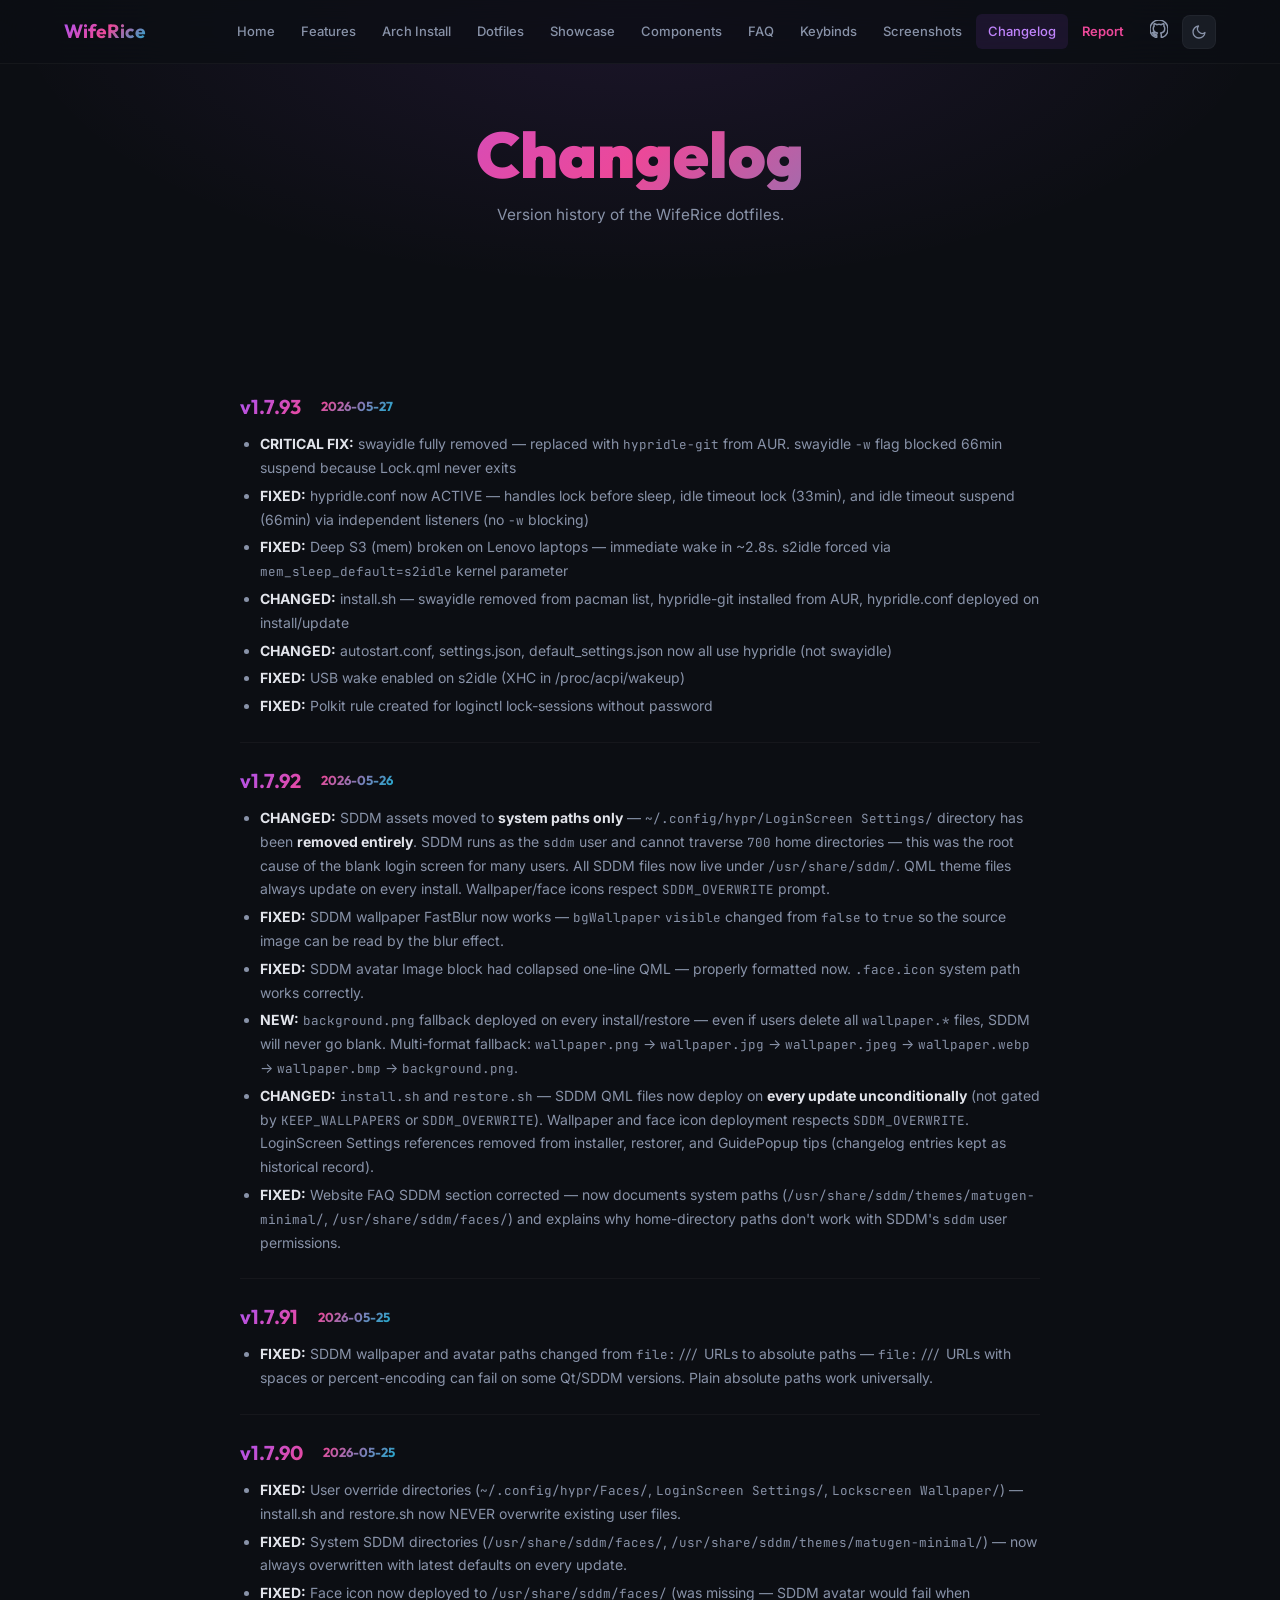
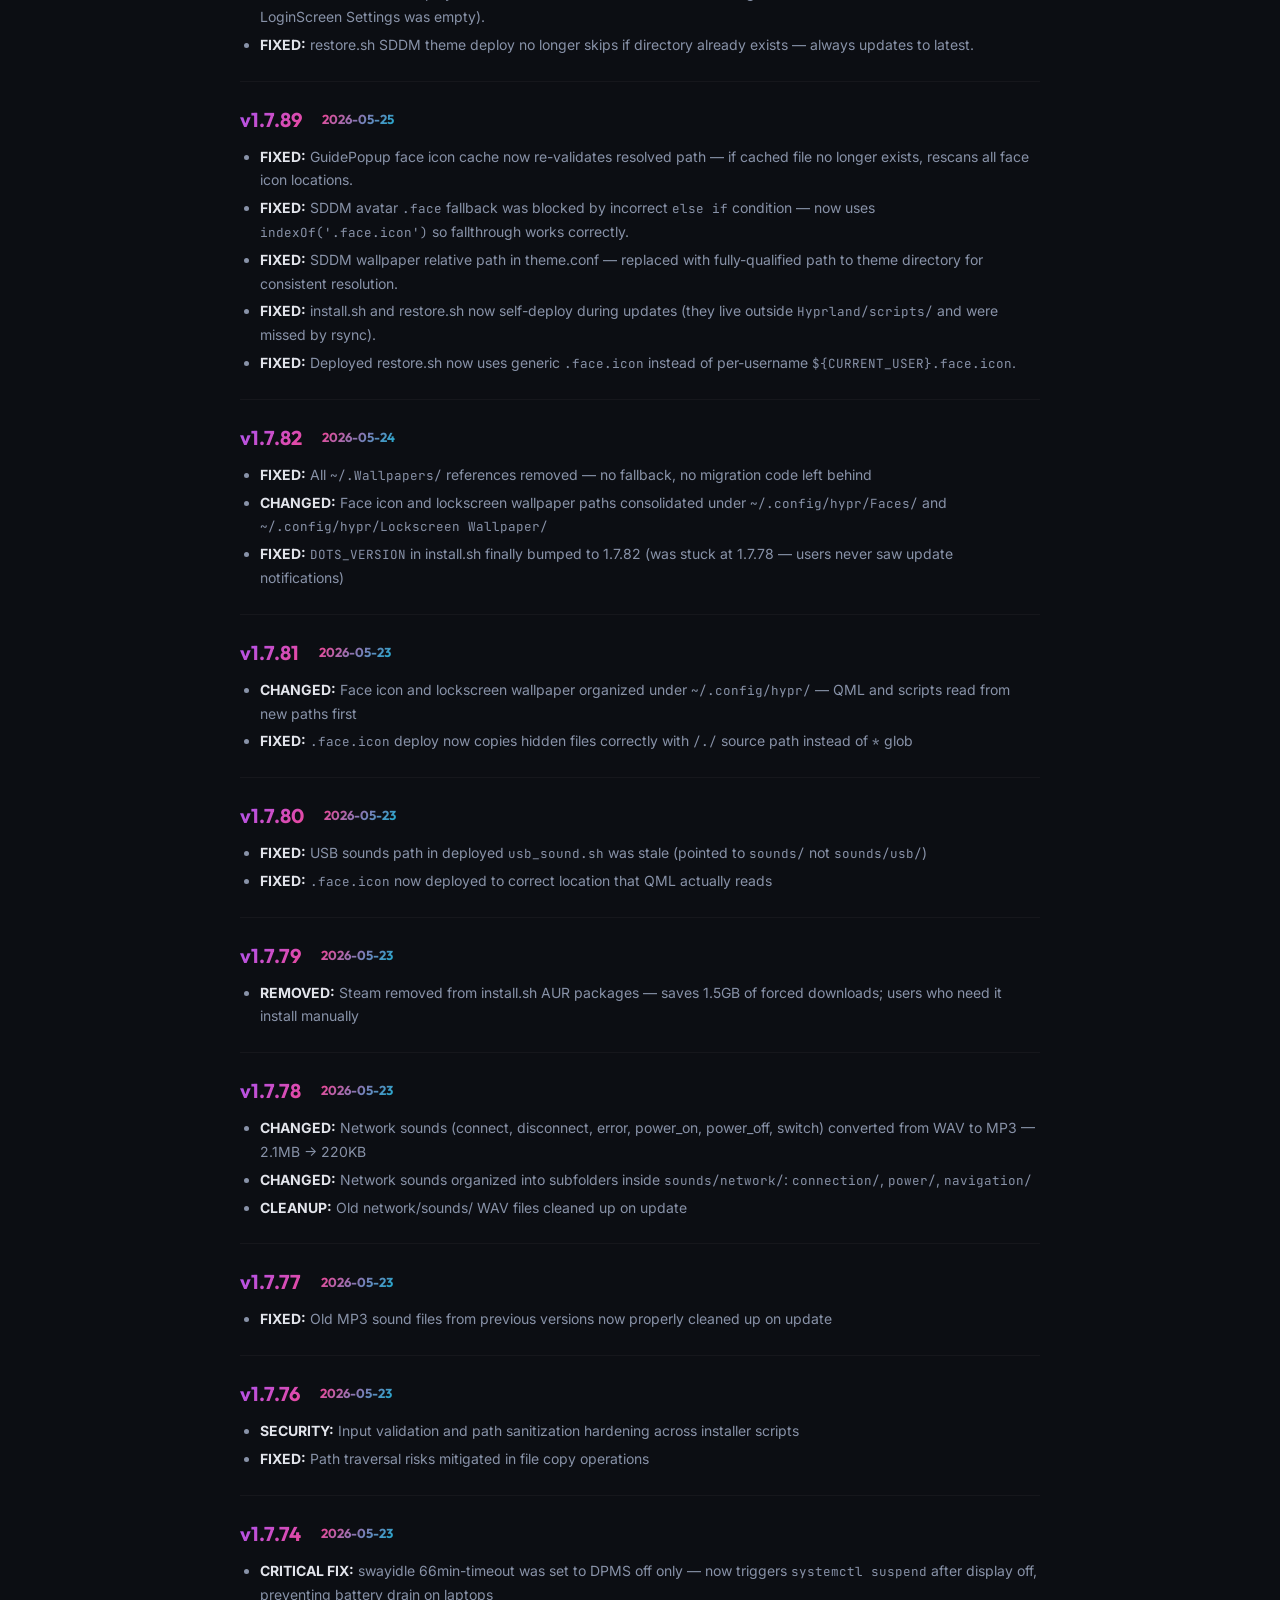
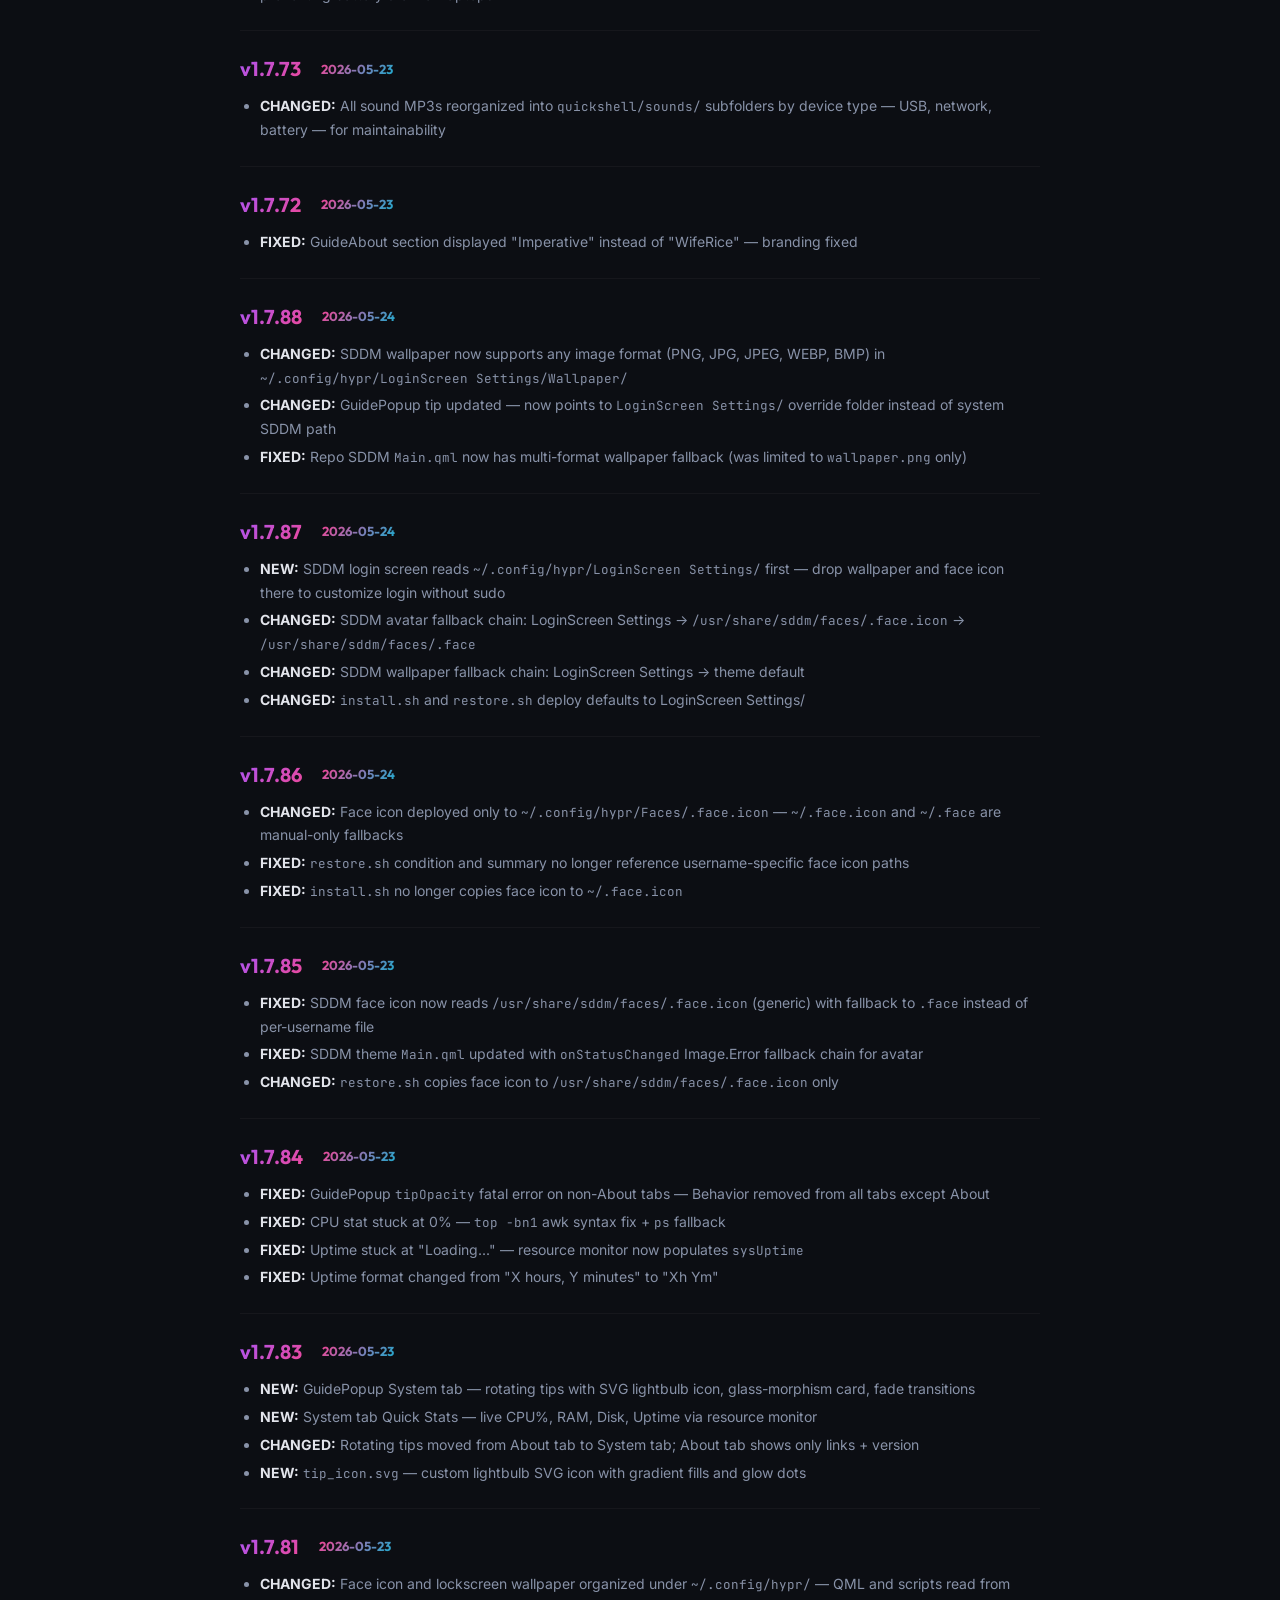
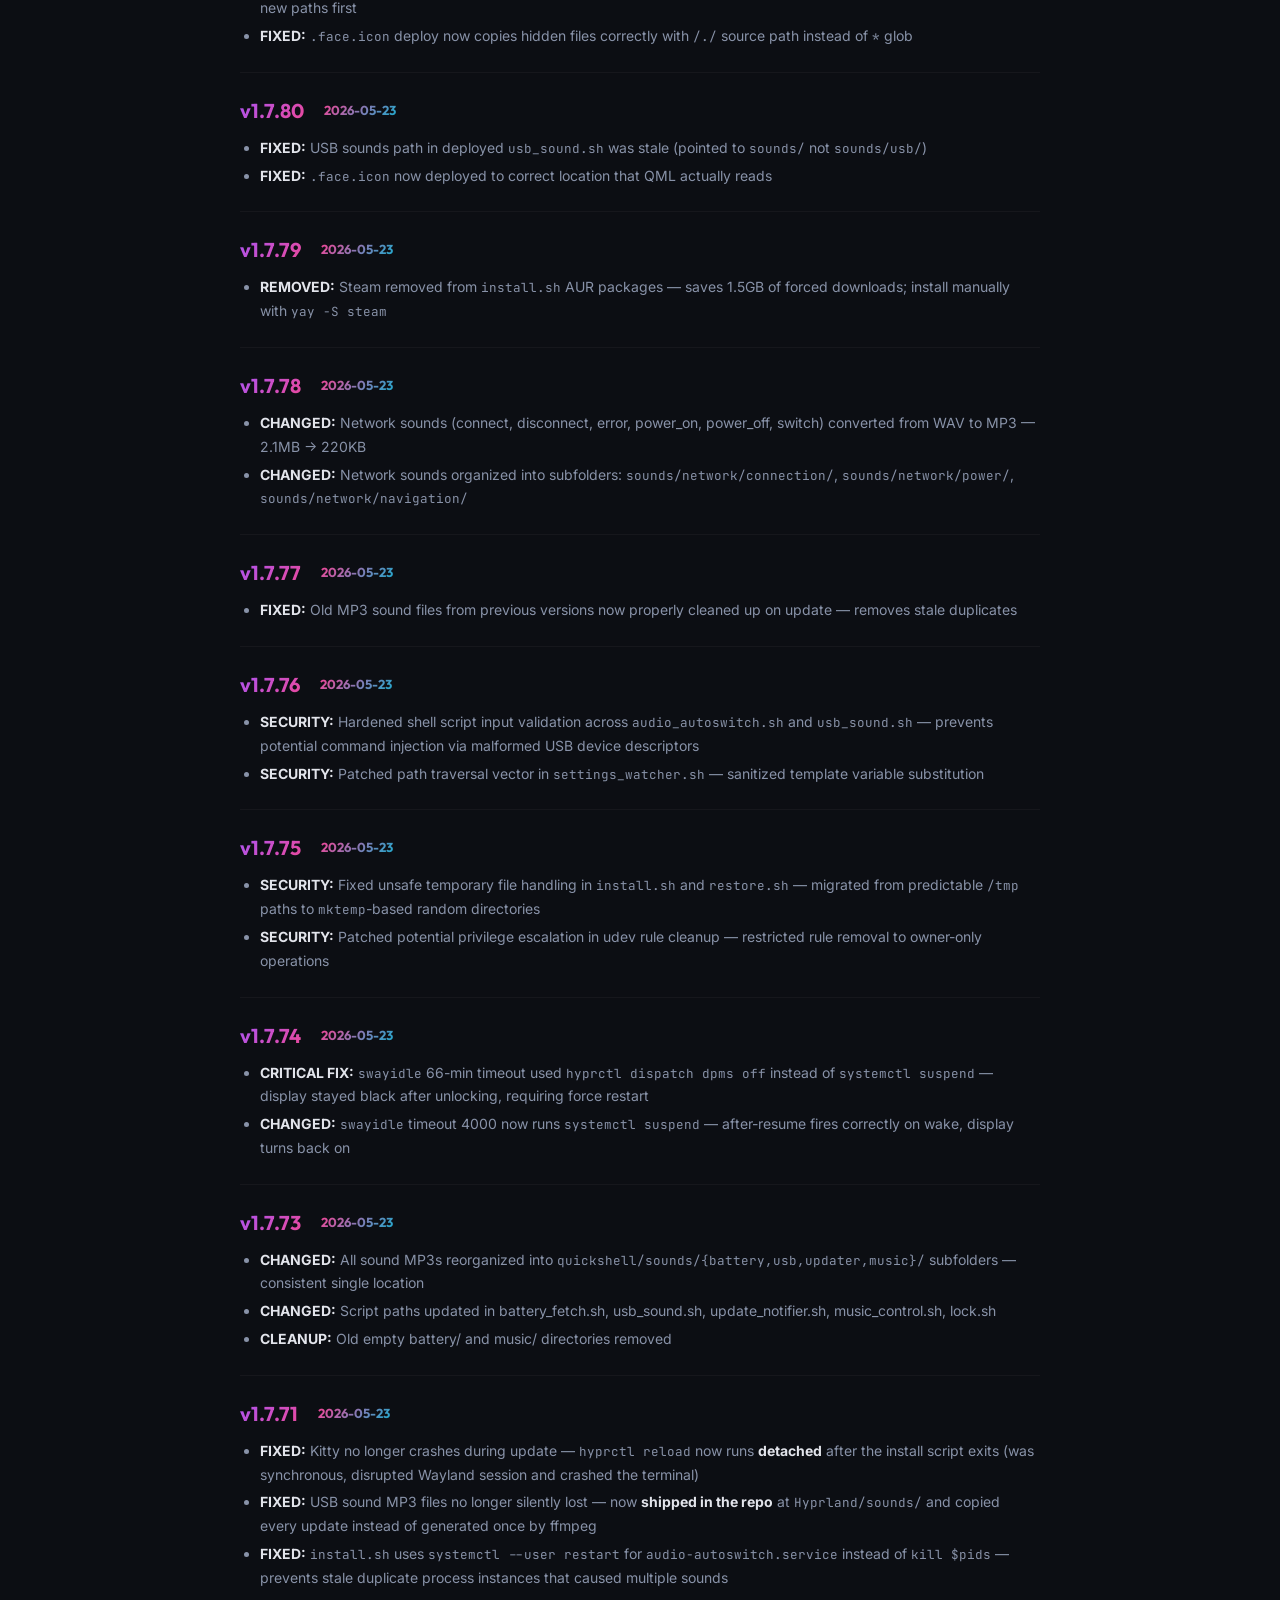
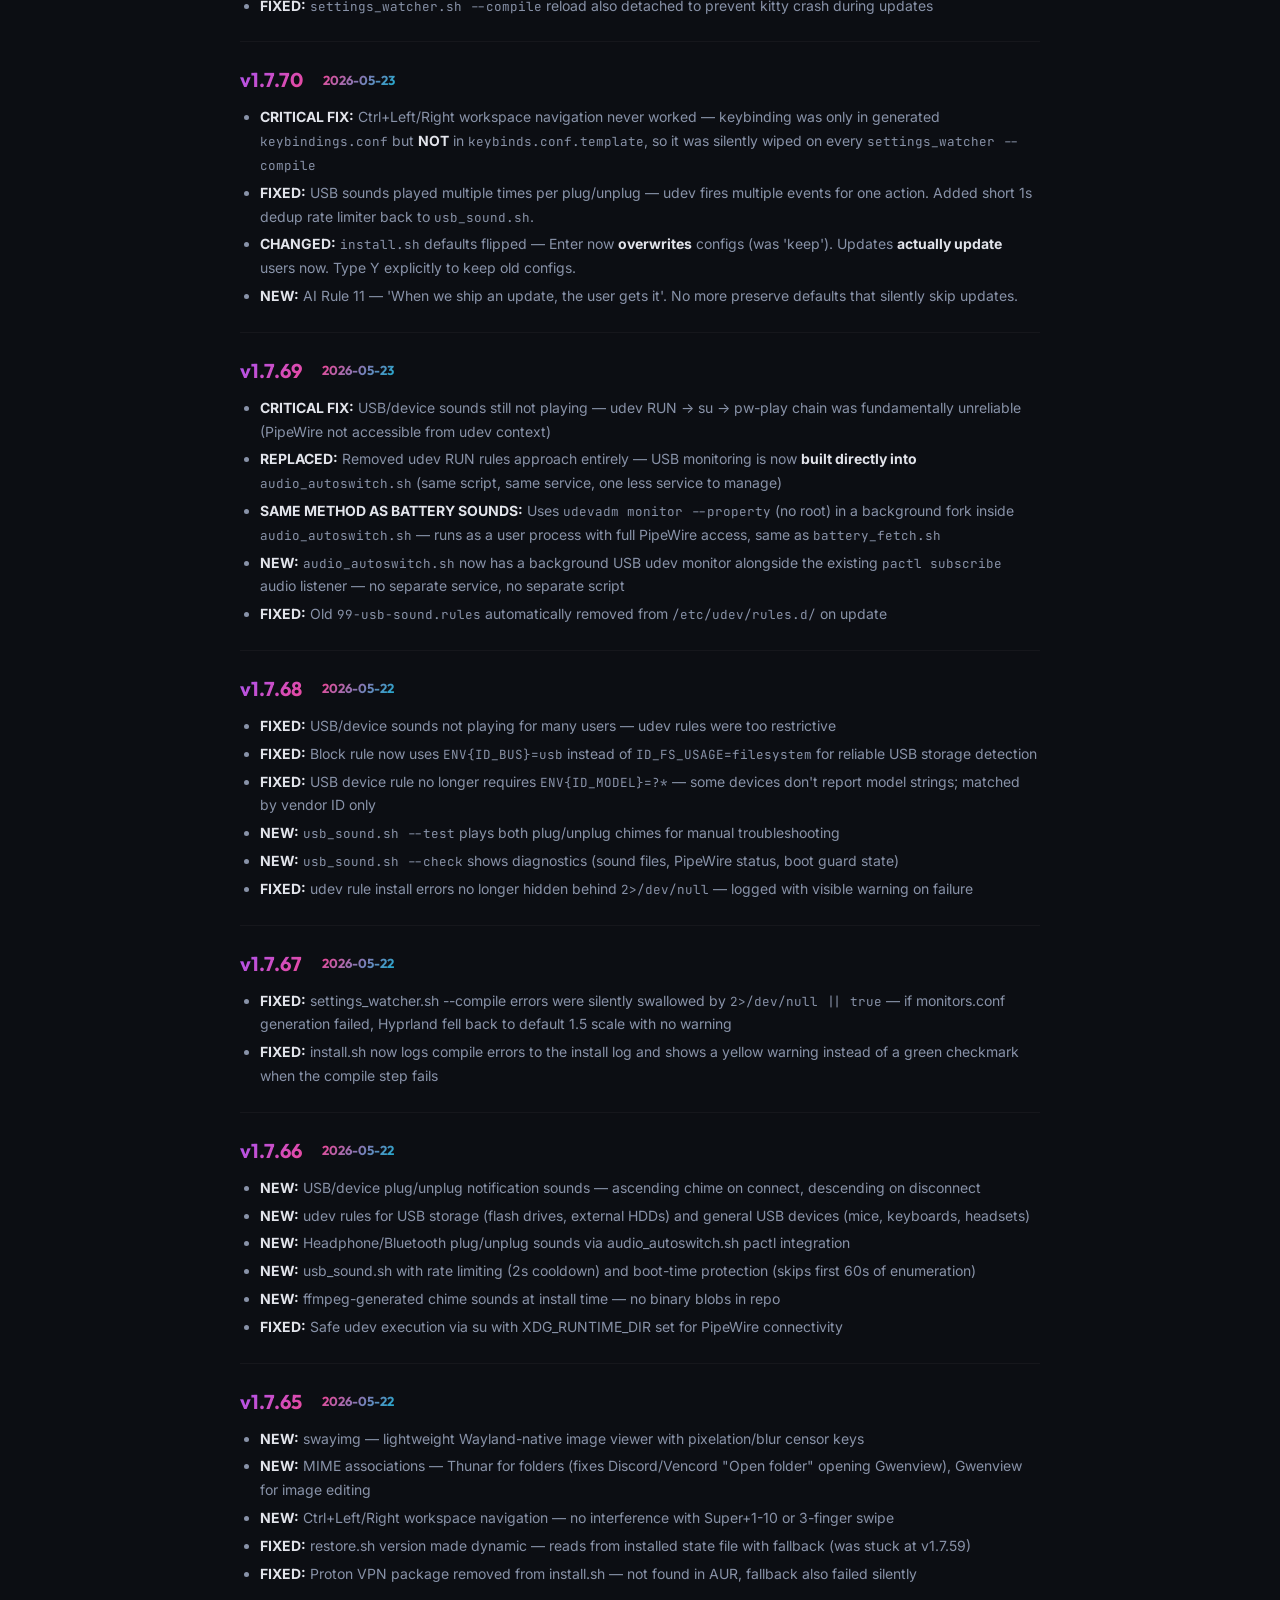
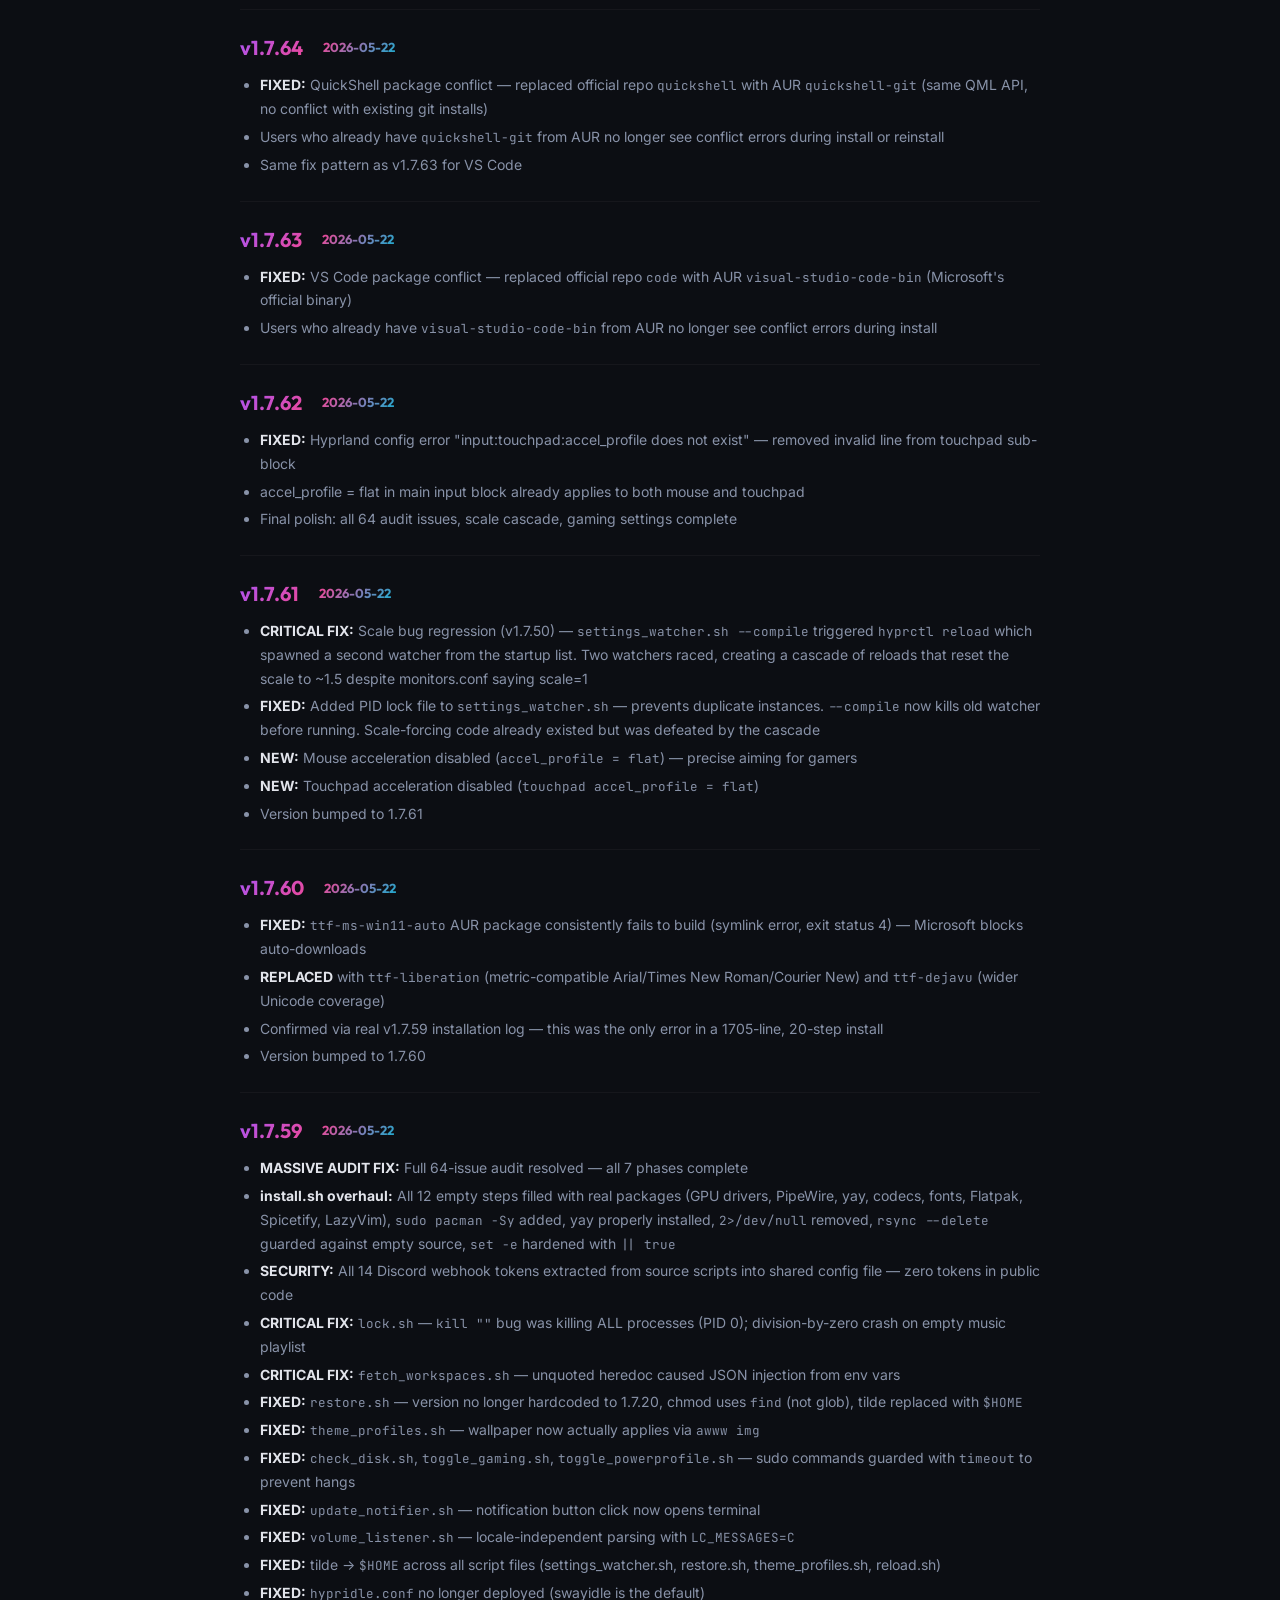
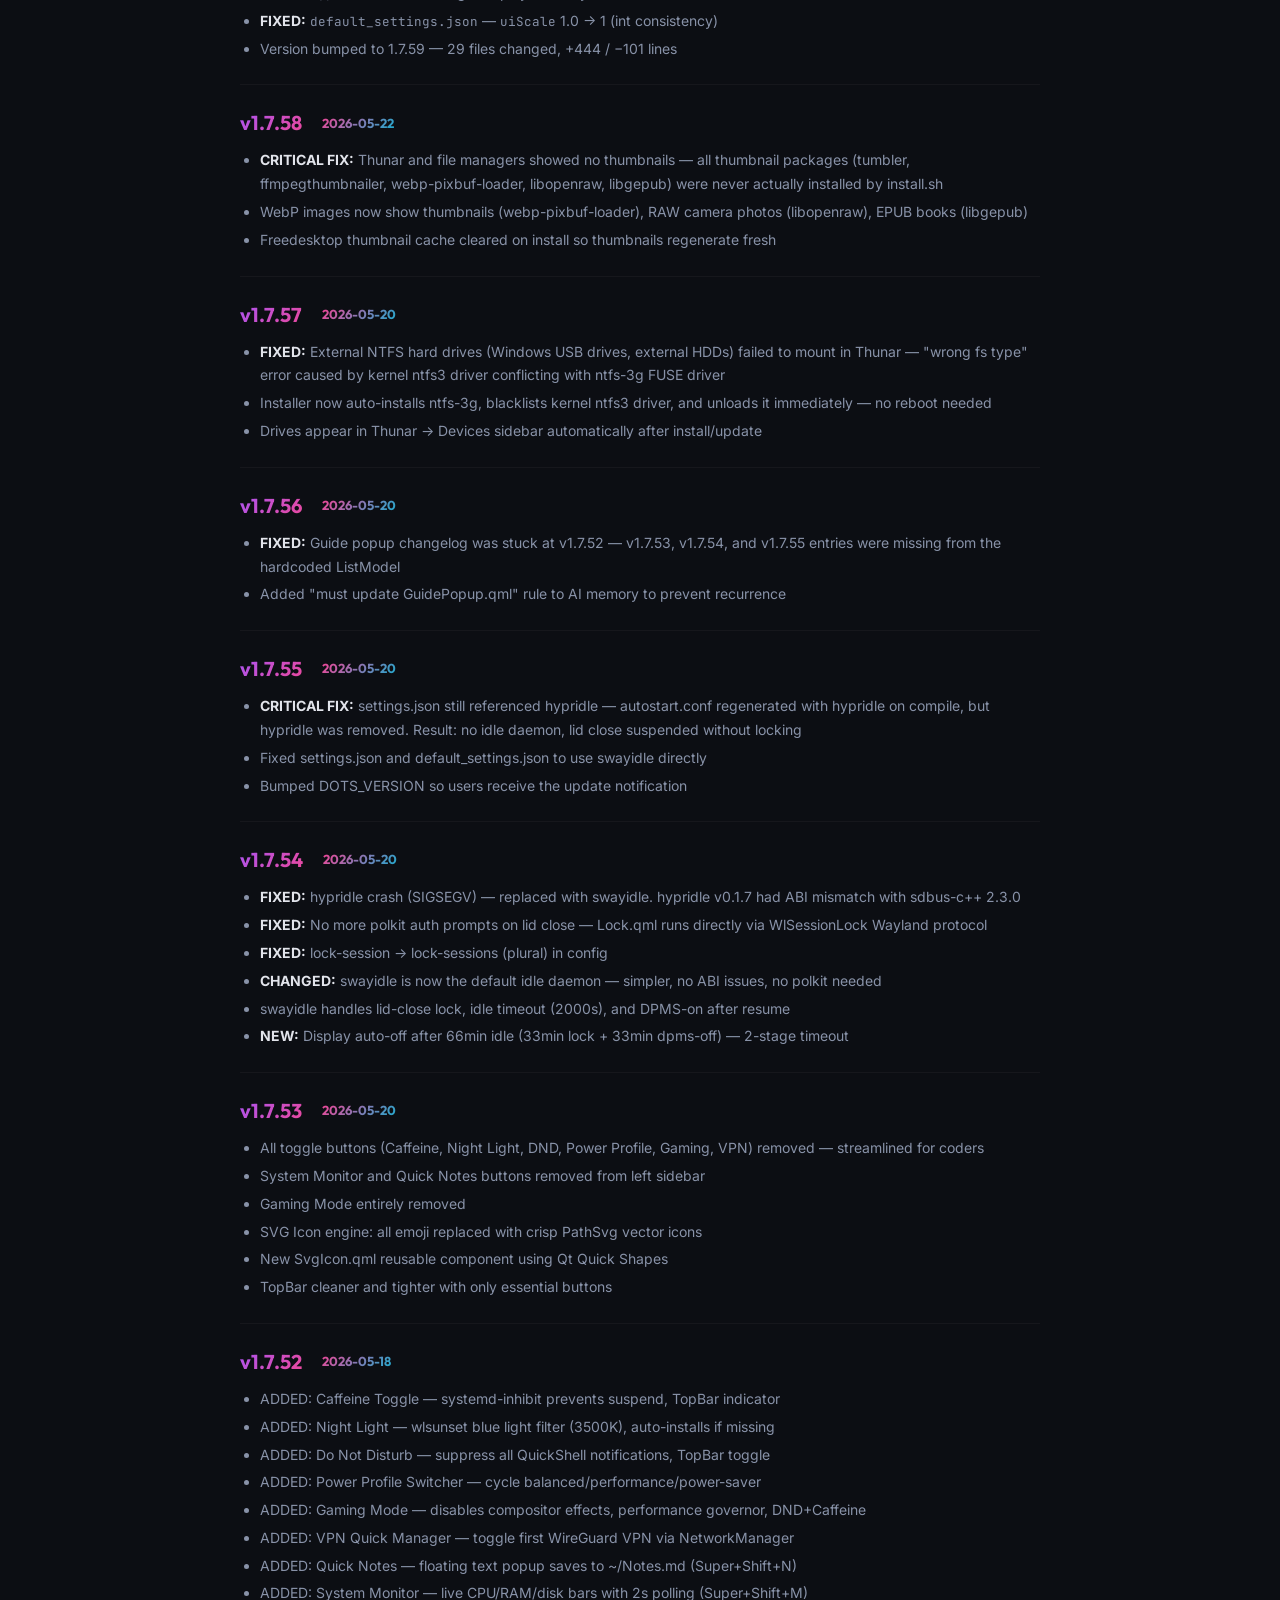
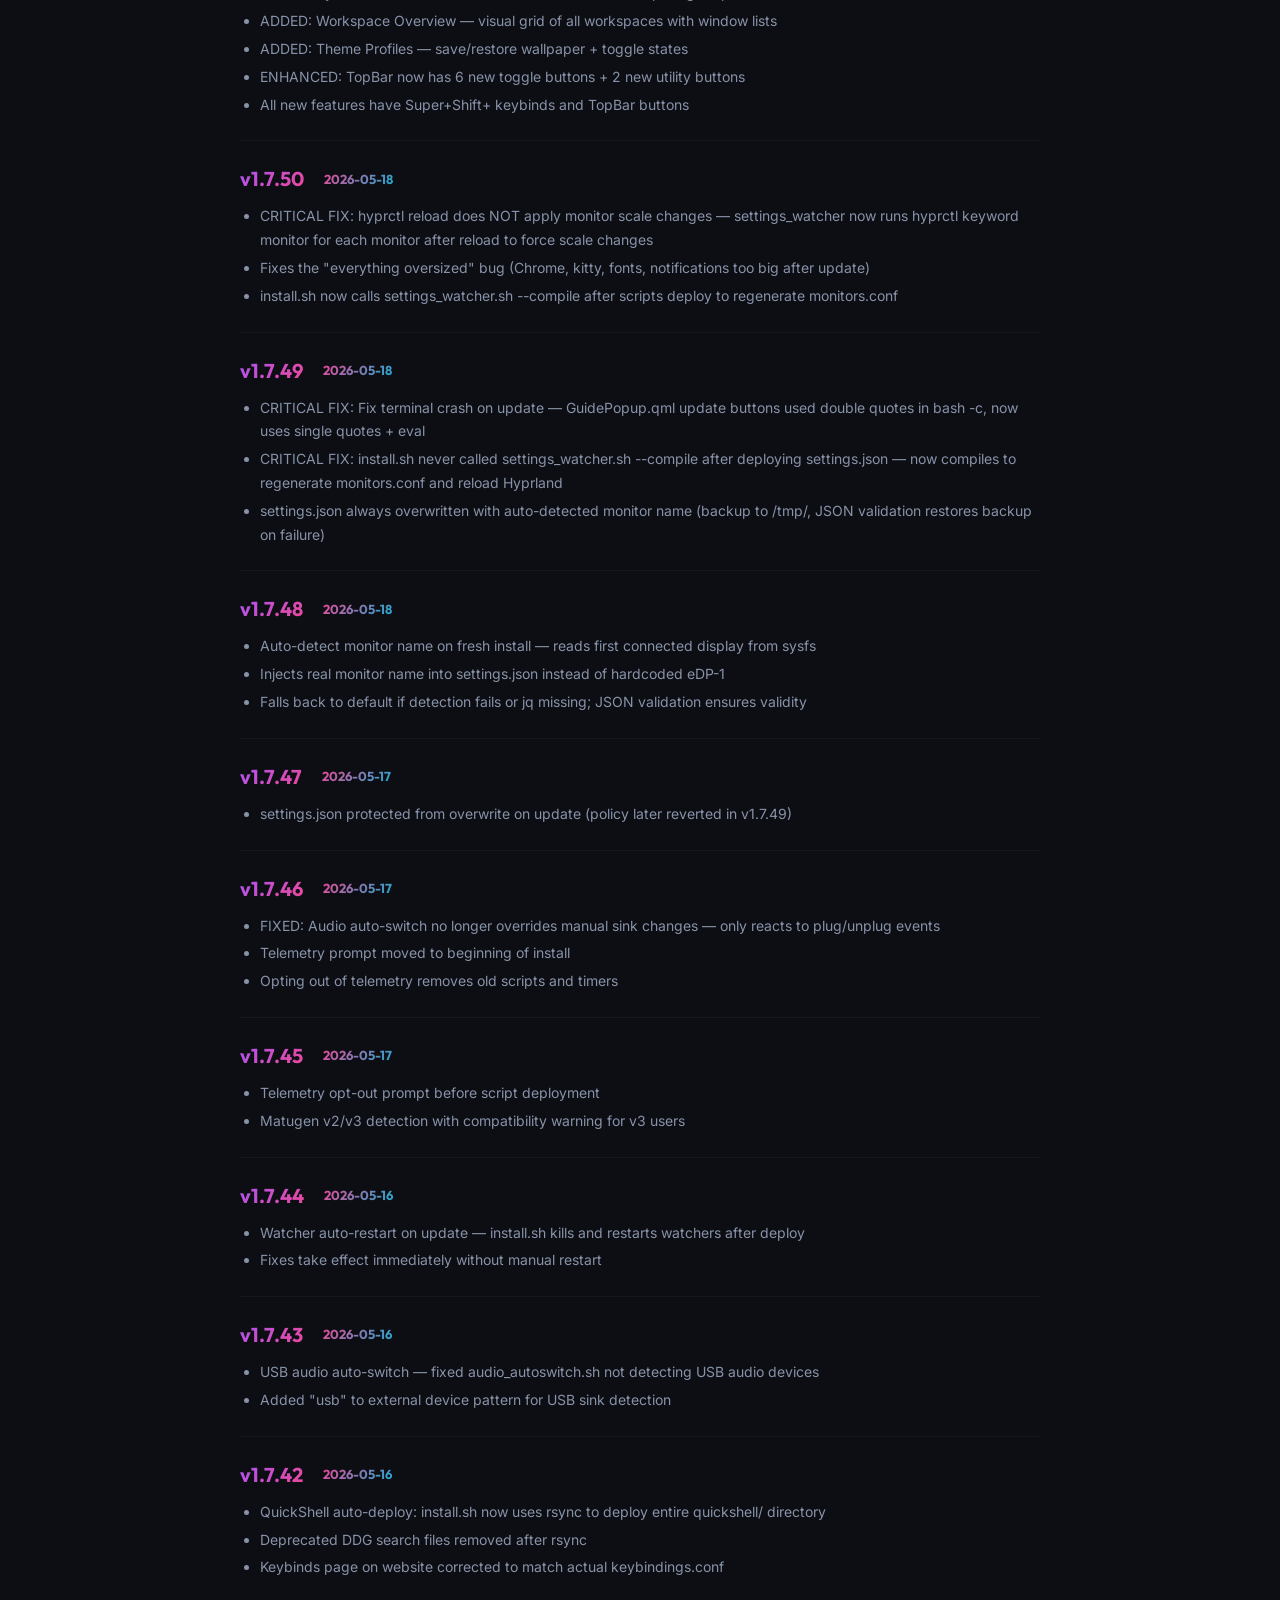
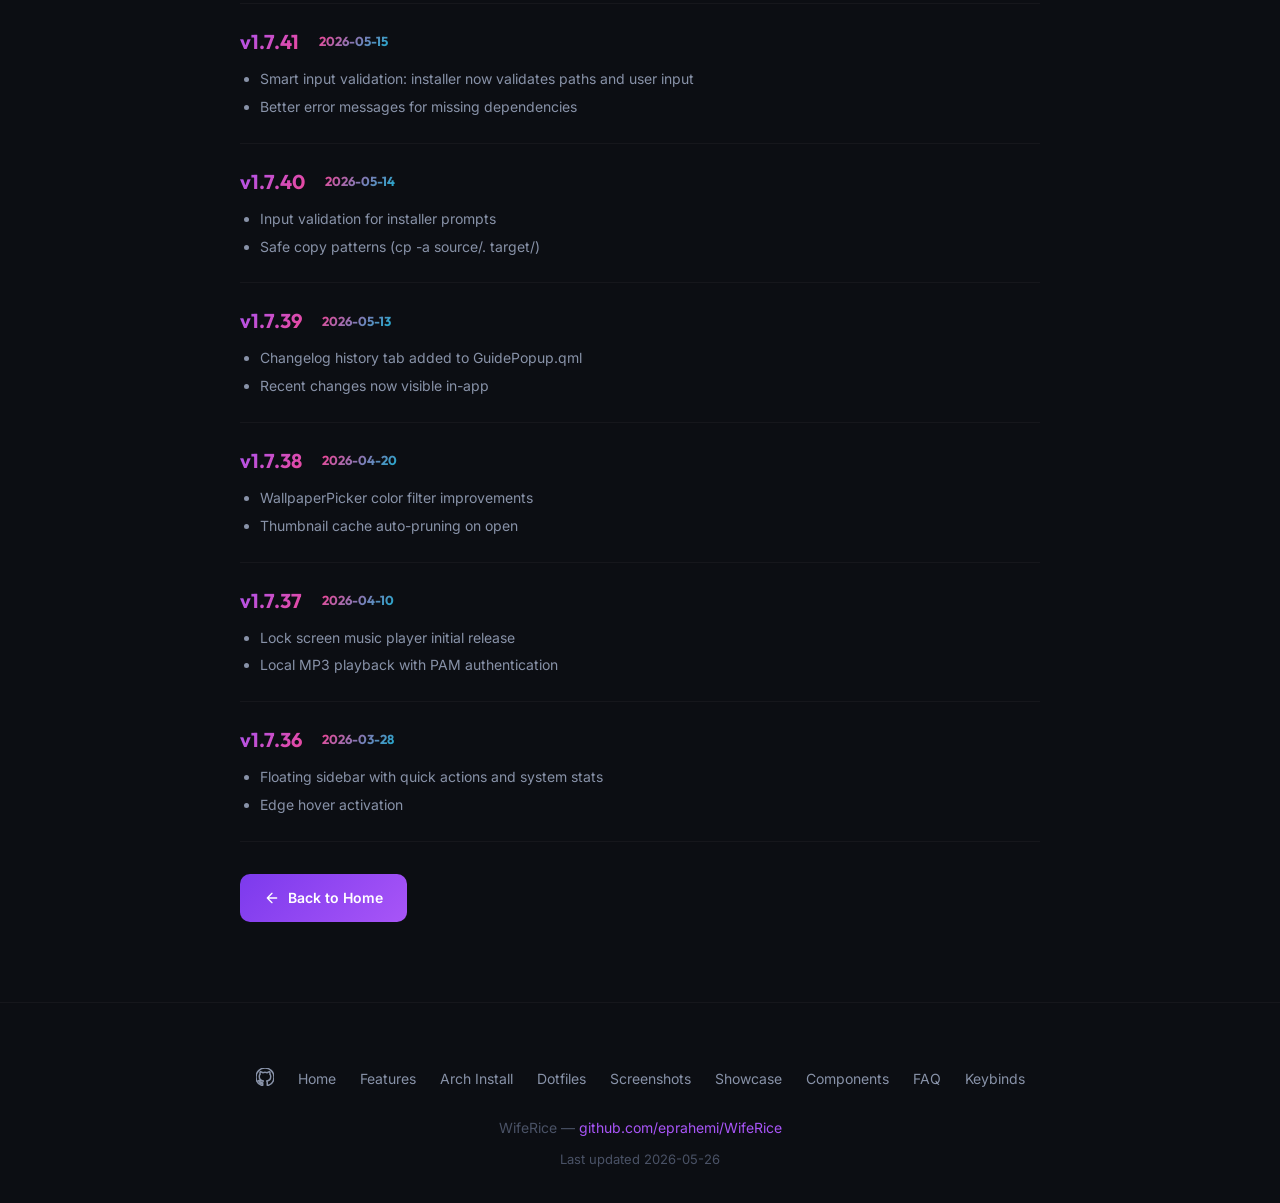
<file: changelog.html>
<!-- deploy: fresh -->
<!DOCTYPE html>
<html lang="en">
<head>
  <meta charset="UTF-8">
  <meta name="viewport" content="width=device-width, initial-scale=1.0, maximum-scale=1.0, user-scalable=no">
  <title>Changelog — WifeRice Dotfiles</title>
  <link rel="icon" type="image/svg+xml" href="data:image/svg+xml,%3Csvg xmlns='http://www.w3.org/2000/svg' viewBox='0 0 32 32'%3E%3Cdefs%3E%3ClinearGradient id='g' x1='0%25' y1='0%25' x2='100%25' y2='100%25'%3E%3Cstop offset='0%25' stop-color='%23a855f7'/%3E%3Cstop offset='100%25' stop-color='%2306b6d4'/%3E%3C/linearGradient%3E%3C/defs%3E%3Crect width='32' height='32' rx='8' fill='%2311151a'/%3E%3Ctext x='16' y='23' font-family='sans-serif' font-size='20' font-weight='bold' fill='url(%23g)' text-anchor='middle'%3EW%3C/text%3E%3C/svg%3E">
  <meta name="description" content="WifeRice version history and changelog — see what's new in each release.">
  <meta property="og:type" content="website">
  <meta property="og:url" content="https://github.com/eprahemi/WifeRice">
  <meta property="og:title" content="Changelog — WifeRice Dotfiles">
  <meta property="og:description" content="WifeRice version history and changelog — see what's new in each release.">
  <meta name="twitter:card" content="summary_large_image">
  <meta name="twitter:title" content="Changelog — WifeRice Dotfiles">
  <link rel="preconnect" href="https://fonts.googleapis.com">
  <link rel="preconnect" href="https://fonts.gstatic.com" crossorigin>
  <link href="https://fonts.googleapis.com/css2?family=Inter:wght@300;400;500;600;700;800;900&family=Outfit:wght@200;300;400;600;700;900&family=JetBrains+Mono:wght@400;500;700&display=swap" rel="stylesheet">
  <link rel="stylesheet" href="style.css">
</head>
<body>
<div id="scroll-progress"></div>

<nav>
  <div class="nav-inner">
    <a href="home.html" class="nav-logo">WifeRice</a>
    <div class="nav-links">
      <a href="home.html">Home</a>
      <a href="features.html">Features</a>
      <a href="install-arch.html">Arch Install</a>
      <a href="install-dots.html">Dotfiles</a>
      <a href="showcase.html">Showcase</a>
      <a href="components.html">Components</a>
      <a href="faq.html">FAQ</a>
      <a href="keybinds.html">Keybinds</a>
      <a href="screenshots.html">Screenshots</a>
      <a href="changelog.html" class="active">Changelog</a>
      <a href="report.html" style="color:var(--pink);font-weight:600;">Report</a>
      <a href="https://github.com/eprahemi/WifeRice" target="_blank" aria-label="GitHub"><span class="icon-svg" style="width:18px;height:18px;"><svg viewBox="0 0 24 24" fill="currentColor" stroke="none"><path d="M12 0c-6.626 0-12 5.373-12 12 0 5.302 3.438 9.8 8.207 11.387.599.111.793-.261.793-.577v-2.234c-3.338.726-4.033-1.416-4.033-1.416-.546-1.387-1.333-1.756-1.333-1.756-1.089-.745.083-.729.083-.729 1.205.084 1.839 1.237 1.839 1.237 1.07 1.834 2.807 1.304 3.492.997.107-.775.418-1.305.762-1.604-2.665-.305-5.467-1.334-5.467-5.931 0-1.311.469-2.381 1.236-3.221-.124-.303-.535-1.524.117-3.176 0 0 1.008-.322 3.301 1.23.957-.266 1.983-.399 3.003-.405 1.02.006 2.047.139 3.006.405 2.291-1.552 3.297-1.23 3.297-1.23.653 1.653.242 2.874.118 3.176.77.84 1.235 1.911 1.235 3.221 0 4.609-2.807 5.624-5.479 5.921.43.372.823 1.102.823 2.222v3.293c0 .319.192.694.801.576 4.765-1.589 8.199-6.086 8.199-11.386 0-6.627-5.373-12-12-12z"/></svg></span></a>
      <button class="theme-toggle" onclick="toggleTheme()" aria-label="Toggle theme"><span class="icon-svg" style="width:16px;height:16px;"><svg viewBox="0 0 24 24"><path d="M21 12.79A9 9 0 1111.21 3 7 7 0 0021 12.79z"/></svg></span></button>
    </div>
    <button class="nav-hamburger" onclick="this.parentElement.querySelector('.nav-links').classList.toggle('open')" aria-label="Menu">
      <span></span><span></span><span></span>
    </button>
  </div>
</nav>

<section class="hero-mini">
  <h1>Changelog</h1>
  <p>Version history of the WifeRice dotfiles.</p>
</section>

<section>
  <div class="container narrow">
    <div class="changelog-item fade-in">
      <div class="changelog-version">v1.7.93 <span class="changelog-date">2026-05-27</span></div>
      <ul>
        <li><strong>CRITICAL FIX:</strong> swayidle fully removed — replaced with <code>hypridle-git</code> from AUR. swayidle <code>-w</code> flag blocked 66min suspend because Lock.qml never exits</li>
        <li><strong>FIXED:</strong> hypridle.conf now ACTIVE — handles lock before sleep, idle timeout lock (33min), and idle timeout suspend (66min) via independent listeners (no <code>-w</code> blocking)</li>
        <li><strong>FIXED:</strong> Deep S3 (mem) broken on Lenovo laptops — immediate wake in ~2.8s. s2idle forced via <code>mem_sleep_default=s2idle</code> kernel parameter</li>
        <li><strong>CHANGED:</strong> install.sh — swayidle removed from pacman list, hypridle-git installed from AUR, hypridle.conf deployed on install/update</li>
        <li><strong>CHANGED:</strong> autostart.conf, settings.json, default_settings.json now all use hypridle (not swayidle)</li>
        <li><strong>FIXED:</strong> USB wake enabled on s2idle (XHC in /proc/acpi/wakeup)</li>
        <li><strong>FIXED:</strong> Polkit rule created for loginctl lock-sessions without password</li>
      </ul>
    </div>
    <div class="changelog-item fade-in">
      <div class="changelog-version">v1.7.92 <span class="changelog-date">2026-05-26</span></div>
      <ul>
        <li><strong>CHANGED:</strong> SDDM assets moved to <strong>system paths only</strong> — <code>~/.config/hypr/LoginScreen Settings/</code> directory has been <strong>removed entirely</strong>. SDDM runs as the <code>sddm</code> user and cannot traverse <code>700</code> home directories — this was the root cause of the blank login screen for many users. All SDDM files now live under <code>/usr/share/sddm/</code>. QML theme files always update on every install. Wallpaper/face icons respect <code>SDDM_OVERWRITE</code> prompt.</li>
        <li><strong>FIXED:</strong> SDDM wallpaper FastBlur now works — <code>bgWallpaper</code> <code>visible</code> changed from <code>false</code> to <code>true</code> so the source image can be read by the blur effect.</li>
        <li><strong>FIXED:</strong> SDDM avatar Image block had collapsed one-line QML — properly formatted now. <code>.face.icon</code> system path works correctly.</li>
        <li><strong>NEW:</strong> <code>background.png</code> fallback deployed on every install/restore — even if users delete all <code>wallpaper.*</code> files, SDDM will never go blank. Multi-format fallback: <code>wallpaper.png</code> → <code>wallpaper.jpg</code> → <code>wallpaper.jpeg</code> → <code>wallpaper.webp</code> → <code>wallpaper.bmp</code> → <code>background.png</code>.</li>
        <li><strong>CHANGED:</strong> <code>install.sh</code> and <code>restore.sh</code> — SDDM QML files now deploy on <strong>every update unconditionally</strong> (not gated by <code>KEEP_WALLPAPERS</code> or <code>SDDM_OVERWRITE</code>). Wallpaper and face icon deployment respects <code>SDDM_OVERWRITE</code>. LoginScreen Settings references removed from installer, restorer, and GuidePopup tips (changelog entries kept as historical record).</li>
        <li><strong>FIXED:</strong> Website FAQ SDDM section corrected — now documents system paths (<code>/usr/share/sddm/themes/matugen-minimal/</code>, <code>/usr/share/sddm/faces/</code>) and explains why home-directory paths don't work with SDDM's <code>sddm</code> user permissions.</li>
      </ul>
    </div>
    <div class="changelog-item fade-in">
      <div class="changelog-version">v1.7.91 <span class="changelog-date">2026-05-25</span></div>
      <ul>
        <li><strong>FIXED:</strong> SDDM wallpaper and avatar paths changed from <code>file:///</code> URLs to absolute paths — <code>file:///</code> URLs with spaces or percent-encoding can fail on some Qt/SDDM versions. Plain absolute paths work universally.</li>
      </ul>
    </div>
    <div class="changelog-item fade-in">
      <div class="changelog-version">v1.7.90 <span class="changelog-date">2026-05-25</span></div>
      <ul>
        <li><strong>FIXED:</strong> User override directories (<code>~/.config/hypr/Faces/</code>, <code>LoginScreen Settings/</code>, <code>Lockscreen Wallpaper/</code>) — install.sh and restore.sh now NEVER overwrite existing user files.</li>
        <li><strong>FIXED:</strong> System SDDM directories (<code>/usr/share/sddm/faces/</code>, <code>/usr/share/sddm/themes/matugen-minimal/</code>) — now always overwritten with latest defaults on every update.</li>
        <li><strong>FIXED:</strong> Face icon now deployed to <code>/usr/share/sddm/faces/</code> (was missing — SDDM avatar would fail when LoginScreen Settings was empty).</li>
        <li><strong>FIXED:</strong> restore.sh SDDM theme deploy no longer skips if directory already exists — always updates to latest.</li>
      </ul>
    </div>
    <div class="changelog-item fade-in">
      <div class="changelog-version">v1.7.89 <span class="changelog-date">2026-05-25</span></div>
      <ul>
        <li><strong>FIXED:</strong> GuidePopup face icon cache now re-validates resolved path — if cached file no longer exists, rescans all face icon locations.</li>
        <li><strong>FIXED:</strong> SDDM avatar <code>.face</code> fallback was blocked by incorrect <code>else if</code> condition — now uses <code>indexOf('.face.icon')</code> so fallthrough works correctly.</li>
        <li><strong>FIXED:</strong> SDDM wallpaper relative path in theme.conf — replaced with fully-qualified path to theme directory for consistent resolution.</li>
        <li><strong>FIXED:</strong> install.sh and restore.sh now self-deploy during updates (they live outside <code>Hyprland/scripts/</code> and were missed by rsync).</li>
        <li><strong>FIXED:</strong> Deployed restore.sh now uses generic <code>.face.icon</code> instead of per-username <code>${CURRENT_USER}.face.icon</code>.</li>
      </ul>
    </div>
    <div class="changelog-item fade-in">
      <div class="changelog-version">v1.7.82 <span class="changelog-date">2026-05-24</span></div>
      <ul>
        <li><strong>FIXED:</strong> All <code>~/.Wallpapers/</code> references removed — no fallback, no migration code left behind</li>
        <li><strong>CHANGED:</strong> Face icon and lockscreen wallpaper paths consolidated under <code>~/.config/hypr/Faces/</code> and <code>~/.config/hypr/Lockscreen Wallpaper/</code></li>
        <li><strong>FIXED:</strong> <code>DOTS_VERSION</code> in install.sh finally bumped to 1.7.82 (was stuck at 1.7.78 — users never saw update notifications)</li>
      </ul>
    </div>
    <div class="changelog-item fade-in">
      <div class="changelog-version">v1.7.81 <span class="changelog-date">2026-05-23</span></div>
      <ul>
        <li><strong>CHANGED:</strong> Face icon and lockscreen wallpaper organized under <code>~/.config/hypr/</code> — QML and scripts read from new paths first</li>
        <li><strong>FIXED:</strong> <code>.face.icon</code> deploy now copies hidden files correctly with <code>/./</code> source path instead of <code>*</code> glob</li>
      </ul>
    </div>
    <div class="changelog-item fade-in">
      <div class="changelog-version">v1.7.80 <span class="changelog-date">2026-05-23</span></div>
      <ul>
        <li><strong>FIXED:</strong> USB sounds path in deployed <code>usb_sound.sh</code> was stale (pointed to <code>sounds/</code> not <code>sounds/usb/</code>)</li>
        <li><strong>FIXED:</strong> <code>.face.icon</code> now deployed to correct location that QML actually reads</li>
      </ul>
    </div>
    <div class="changelog-item fade-in">
      <div class="changelog-version">v1.7.79 <span class="changelog-date">2026-05-23</span></div>
      <ul>
        <li><strong>REMOVED:</strong> Steam removed from install.sh AUR packages — saves 1.5GB of forced downloads; users who need it install manually</li>
      </ul>
    </div>
    <div class="changelog-item fade-in">
      <div class="changelog-version">v1.7.78 <span class="changelog-date">2026-05-23</span></div>
      <ul>
        <li><strong>CHANGED:</strong> Network sounds (connect, disconnect, error, power_on, power_off, switch) converted from WAV to MP3 — 2.1MB → 220KB</li>
        <li><strong>CHANGED:</strong> Network sounds organized into subfolders inside <code>sounds/network/</code>: <code>connection/</code>, <code>power/</code>, <code>navigation/</code></li>
        <li><strong>CLEANUP:</strong> Old network/sounds/ WAV files cleaned up on update</li>
      </ul>
    </div>
    <div class="changelog-item fade-in">
      <div class="changelog-version">v1.7.77 <span class="changelog-date">2026-05-23</span></div>
      <ul>
        <li><strong>FIXED:</strong> Old MP3 sound files from previous versions now properly cleaned up on update</li>
      </ul>
    </div>
    <div class="changelog-item fade-in">
      <div class="changelog-version">v1.7.76 <span class="changelog-date">2026-05-23</span></div>
      <ul>
        <li><strong>SECURITY:</strong> Input validation and path sanitization hardening across installer scripts</li>
        <li><strong>FIXED:</strong> Path traversal risks mitigated in file copy operations</li>
      </ul>
    </div>
    <div class="changelog-item fade-in">
      <div class="changelog-version">v1.7.74 <span class="changelog-date">2026-05-23</span></div>
      <ul>
        <li><strong>CRITICAL FIX:</strong> swayidle 66min-timeout was set to DPMS off only — now triggers <code>systemctl suspend</code> after display off, preventing battery drain on laptops</li>
      </ul>
    </div>
    <div class="changelog-item fade-in">
      <div class="changelog-version">v1.7.73 <span class="changelog-date">2026-05-23</span></div>
      <ul>
        <li><strong>CHANGED:</strong> All sound MP3s reorganized into <code>quickshell/sounds/</code> subfolders by device type — USB, network, battery — for maintainability</li>
      </ul>
    </div>
    <div class="changelog-item fade-in">
      <div class="changelog-version">v1.7.72 <span class="changelog-date">2026-05-23</span></div>
      <ul>
        <li><strong>FIXED:</strong> GuideAbout section displayed "Imperative" instead of "WifeRice" — branding fixed</li>
      </ul>
    </div>
    <div class="changelog-item fade-in">
      <div class="changelog-version">v1.7.88 <span class="changelog-date">2026-05-24</span></div>
      <ul>
        <li><strong>CHANGED:</strong> SDDM wallpaper now supports any image format (PNG, JPG, JPEG, WEBP, BMP) in <code>~/.config/hypr/LoginScreen Settings/Wallpaper/</code></li>
        <li><strong>CHANGED:</strong> GuidePopup tip updated — now points to <code>LoginScreen Settings/</code> override folder instead of system SDDM path</li>
        <li><strong>FIXED:</strong> Repo SDDM <code>Main.qml</code> now has multi-format wallpaper fallback (was limited to <code>wallpaper.png</code> only)</li>
      </ul>
    </div>
    <div class="changelog-item fade-in">
      <div class="changelog-version">v1.7.87 <span class="changelog-date">2026-05-24</span></div>
      <ul>
        <li><strong>NEW:</strong> SDDM login screen reads <code>~/.config/hypr/LoginScreen Settings/</code> first — drop wallpaper and face icon there to customize login without sudo</li>
        <li><strong>CHANGED:</strong> SDDM avatar fallback chain: LoginScreen Settings → <code>/usr/share/sddm/faces/.face.icon</code> → <code>/usr/share/sddm/faces/.face</code></li>
        <li><strong>CHANGED:</strong> SDDM wallpaper fallback chain: LoginScreen Settings → theme default</li>
        <li><strong>CHANGED:</strong> <code>install.sh</code> and <code>restore.sh</code> deploy defaults to LoginScreen Settings/</li>
      </ul>
    </div>
    <div class="changelog-item fade-in">
      <div class="changelog-version">v1.7.86 <span class="changelog-date">2026-05-24</span></div>
      <ul>
        <li><strong>CHANGED:</strong> Face icon deployed only to <code>~/.config/hypr/Faces/.face.icon</code> — <code>~/.face.icon</code> and <code>~/.face</code> are manual-only fallbacks</li>
        <li><strong>FIXED:</strong> <code>restore.sh</code> condition and summary no longer reference username-specific face icon paths</li>
        <li><strong>FIXED:</strong> <code>install.sh</code> no longer copies face icon to <code>~/.face.icon</code></li>
      </ul>
    </div>
    <div class="changelog-item fade-in">
      <div class="changelog-version">v1.7.85 <span class="changelog-date">2026-05-23</span></div>
      <ul>
        <li><strong>FIXED:</strong> SDDM face icon now reads <code>/usr/share/sddm/faces/.face.icon</code> (generic) with fallback to <code>.face</code> instead of per-username file</li>
        <li><strong>FIXED:</strong> SDDM theme <code>Main.qml</code> updated with <code>onStatusChanged</code> Image.Error fallback chain for avatar</li>
        <li><strong>CHANGED:</strong> <code>restore.sh</code> copies face icon to <code>/usr/share/sddm/faces/.face.icon</code> only</li>
      </ul>
    </div>
    <div class="changelog-item fade-in">
      <div class="changelog-version">v1.7.84 <span class="changelog-date">2026-05-23</span></div>
      <ul>
        <li><strong>FIXED:</strong> GuidePopup <code>tipOpacity</code> fatal error on non-About tabs — Behavior removed from all tabs except About</li>
        <li><strong>FIXED:</strong> CPU stat stuck at 0% — <code>top -bn1</code> awk syntax fix + <code>ps</code> fallback</li>
        <li><strong>FIXED:</strong> Uptime stuck at "Loading..." — resource monitor now populates <code>sysUptime</code></li>
        <li><strong>FIXED:</strong> Uptime format changed from "X hours, Y minutes" to "Xh Ym"</li>
      </ul>
    </div>
    <div class="changelog-item fade-in">
      <div class="changelog-version">v1.7.83 <span class="changelog-date">2026-05-23</span></div>
      <ul>
        <li><strong>NEW:</strong> GuidePopup System tab — rotating tips with SVG lightbulb icon, glass-morphism card, fade transitions</li>
        <li><strong>NEW:</strong> System tab Quick Stats — live CPU%, RAM, Disk, Uptime via resource monitor</li>
        <li><strong>CHANGED:</strong> Rotating tips moved from About tab to System tab; About tab shows only links + version</li>
        <li><strong>NEW:</strong> <code>tip_icon.svg</code> — custom lightbulb SVG icon with gradient fills and glow dots</li>
      </ul>
    </div>

    <div class="changelog-item fade-in">
      <div class="changelog-version">v1.7.81 <span class="changelog-date">2026-05-23</span></div>
      <ul>
        <li><strong>CHANGED:</strong> Face icon and lockscreen wallpaper organized under <code>~/.config/hypr/</code> — QML and scripts read from new paths first</li>
        <li><strong>FIXED:</strong> <code>.face.icon</code> deploy now copies hidden files correctly with <code>/./</code> source path instead of <code>*</code> glob</li>
      </ul>
    </div>
    <div class="changelog-item fade-in">
      <div class="changelog-version">v1.7.80 <span class="changelog-date">2026-05-23</span></div>
      <ul>
        <li><strong>FIXED:</strong> USB sounds path in deployed <code>usb_sound.sh</code> was stale (pointed to <code>sounds/</code> not <code>sounds/usb/</code>)</li>
        <li><strong>FIXED:</strong> <code>.face.icon</code> now deployed to correct location that QML actually reads</li>
      </ul>
    </div>
    <div class="changelog-item fade-in">
      <div class="changelog-version">v1.7.79 <span class="changelog-date">2026-05-23</span></div>
      <ul>
        <li><strong>REMOVED:</strong> Steam removed from <code>install.sh</code> AUR packages — saves 1.5GB of forced downloads; install manually with <code>yay -S steam</code></li>
      </ul>
    </div>
    <div class="changelog-item fade-in">
      <div class="changelog-version">v1.7.78 <span class="changelog-date">2026-05-23</span></div>
      <ul>
        <li><strong>CHANGED:</strong> Network sounds (connect, disconnect, error, power_on, power_off, switch) converted from WAV to MP3 — 2.1MB → 220KB</li>
        <li><strong>CHANGED:</strong> Network sounds organized into subfolders: <code>sounds/network/connection/</code>, <code>sounds/network/power/</code>, <code>sounds/network/navigation/</code></li>
      </ul>
    </div>
    <div class="changelog-item fade-in">
      <div class="changelog-version">v1.7.77 <span class="changelog-date">2026-05-23</span></div>
      <ul>
        <li><strong>FIXED:</strong> Old MP3 sound files from previous versions now properly cleaned up on update — removes stale duplicates</li>
      </ul>
    </div>
    <div class="changelog-item fade-in">
      <div class="changelog-version">v1.7.76 <span class="changelog-date">2026-05-23</span></div>
      <ul>
        <li><strong>SECURITY:</strong> Hardened shell script input validation across <code>audio_autoswitch.sh</code> and <code>usb_sound.sh</code> — prevents potential command injection via malformed USB device descriptors</li>
        <li><strong>SECURITY:</strong> Patched path traversal vector in <code>settings_watcher.sh</code> — sanitized template variable substitution</li>
      </ul>
    </div>
    <div class="changelog-item fade-in">
      <div class="changelog-version">v1.7.75 <span class="changelog-date">2026-05-23</span></div>
      <ul>
        <li><strong>SECURITY:</strong> Fixed unsafe temporary file handling in <code>install.sh</code> and <code>restore.sh</code> — migrated from predictable <code>/tmp</code> paths to <code>mktemp</code>-based random directories</li>
        <li><strong>SECURITY:</strong> Patched potential privilege escalation in udev rule cleanup — restricted rule removal to owner-only operations</li>
      </ul>
    </div>
    <div class="changelog-item fade-in">
      <div class="changelog-version">v1.7.74 <span class="changelog-date">2026-05-23</span></div>
      <ul>
        <li><strong>CRITICAL FIX:</strong> <code>swayidle</code> 66-min timeout used <code>hyprctl dispatch dpms off</code> instead of <code>systemctl suspend</code> — display stayed black after unlocking, requiring force restart</li>
        <li><strong>CHANGED:</strong> <code>swayidle</code> timeout 4000 now runs <code>systemctl suspend</code> — after-resume fires correctly on wake, display turns back on</li>
      </ul>
    </div>
    <div class="changelog-item fade-in">
      <div class="changelog-version">v1.7.73 <span class="changelog-date">2026-05-23</span></div>
      <ul>
        <li><strong>CHANGED:</strong> All sound MP3s reorganized into <code>quickshell/sounds/{battery,usb,updater,music}/</code> subfolders — consistent single location</li>
        <li><strong>CHANGED:</strong> Script paths updated in battery_fetch.sh, usb_sound.sh, update_notifier.sh, music_control.sh, lock.sh</li>
        <li><strong>CLEANUP:</strong> Old empty battery/ and music/ directories removed</li>
      </ul>
    </div>
    <div class="changelog-item fade-in">
      <div class="changelog-version">v1.7.71 <span class="changelog-date">2026-05-23</span></div>
      <ul>
        <li><strong>FIXED:</strong> Kitty no longer crashes during update — <code>hyprctl reload</code> now runs <strong>detached</strong> after the install script exits (was synchronous, disrupted Wayland session and crashed the terminal)</li>
        <li><strong>FIXED:</strong> USB sound MP3 files no longer silently lost — now <strong>shipped in the repo</strong> at <code>Hyprland/sounds/</code> and copied every update instead of generated once by ffmpeg</li>
        <li><strong>FIXED:</strong> <code>install.sh</code> uses <code>systemctl --user restart</code> for <code>audio-autoswitch.service</code> instead of <code>kill $pids</code> — prevents stale duplicate process instances that caused multiple sounds</li>
        <li><strong>FIXED:</strong> <code>settings_watcher.sh --compile</code> reload also detached to prevent kitty crash during updates</li>
      </ul>
    </div>
    <div class="changelog-item fade-in">
      <div class="changelog-version">v1.7.70 <span class="changelog-date">2026-05-23</span></div>
      <ul>
        <li><strong>CRITICAL FIX:</strong> Ctrl+Left/Right workspace navigation never worked — keybinding was only in generated <code>keybindings.conf</code> but <strong>NOT</strong> in <code>keybinds.conf.template</code>, so it was silently wiped on every <code>settings_watcher --compile</code></li>
        <li><strong>FIXED:</strong> USB sounds played multiple times per plug/unplug — udev fires multiple events for one action. Added short 1s dedup rate limiter back to <code>usb_sound.sh</code>.</li>
        <li><strong>CHANGED:</strong> <code>install.sh</code> defaults flipped — Enter now <strong>overwrites</strong> configs (was 'keep'). Updates <strong>actually update</strong> users now. Type Y explicitly to keep old configs.</li>
        <li><strong>NEW:</strong> AI Rule 11 — 'When we ship an update, the user gets it'. No more preserve defaults that silently skip updates.</li>
      </ul>
    </div>
    <div class="changelog-item fade-in">
      <div class="changelog-version">v1.7.69 <span class="changelog-date">2026-05-23</span></div>
      <ul>
        <li><strong>CRITICAL FIX:</strong> USB/device sounds still not playing — udev RUN → su → pw-play chain was fundamentally unreliable (PipeWire not accessible from udev context)</li>
        <li><strong>REPLACED:</strong> Removed udev RUN rules approach entirely — USB monitoring is now <strong>built directly into</strong> <code>audio_autoswitch.sh</code> (same script, same service, one less service to manage)</li>
        <li><strong>SAME METHOD AS BATTERY SOUNDS:</strong> Uses <code>udevadm monitor --property</code> (no root) in a background fork inside <code>audio_autoswitch.sh</code> — runs as a user process with full PipeWire access, same as <code>battery_fetch.sh</code></li>
        <li><strong>NEW:</strong> <code>audio_autoswitch.sh</code> now has a background USB udev monitor alongside the existing <code>pactl subscribe</code> audio listener — no separate service, no separate script</li>
        <li><strong>FIXED:</strong> Old <code>99-usb-sound.rules</code> automatically removed from <code>/etc/udev/rules.d/</code> on update</li>
      </ul>
    </div>
    <div class="changelog-item fade-in">
      <div class="changelog-version">v1.7.68 <span class="changelog-date">2026-05-22</span></div>
      <ul>
        <li><strong>FIXED:</strong> USB/device sounds not playing for many users — udev rules were too restrictive</li>
        <li><strong>FIXED:</strong> Block rule now uses <code>ENV{ID_BUS}=usb</code> instead of <code>ID_FS_USAGE=filesystem</code> for reliable USB storage detection</li>
        <li><strong>FIXED:</strong> USB device rule no longer requires <code>ENV{ID_MODEL}=?*</code> — some devices don't report model strings; matched by vendor ID only</li>
        <li><strong>NEW:</strong> <code>usb_sound.sh --test</code> plays both plug/unplug chimes for manual troubleshooting</li>
        <li><strong>NEW:</strong> <code>usb_sound.sh --check</code> shows diagnostics (sound files, PipeWire status, boot guard state)</li>
        <li><strong>FIXED:</strong> udev rule install errors no longer hidden behind <code>2>/dev/null</code> — logged with visible warning on failure</li>
      </ul>
    </div>
    <div class="changelog-item fade-in">
      <div class="changelog-version">v1.7.67 <span class="changelog-date">2026-05-22</span></div>
      <ul>
        <li><strong>FIXED:</strong> settings_watcher.sh --compile errors were silently swallowed by <code>2>/dev/null || true</code> — if monitors.conf generation failed, Hyprland fell back to default 1.5 scale with no warning</li>
        <li><strong>FIXED:</strong> install.sh now logs compile errors to the install log and shows a yellow warning instead of a green checkmark when the compile step fails</li>
      </ul>
    </div>
    <div class="changelog-item fade-in">
      <div class="changelog-version">v1.7.66 <span class="changelog-date">2026-05-22</span></div>
      <ul>
        <li><strong>NEW:</strong> USB/device plug/unplug notification sounds — ascending chime on connect, descending on disconnect</li>
        <li><strong>NEW:</strong> udev rules for USB storage (flash drives, external HDDs) and general USB devices (mice, keyboards, headsets)</li>
        <li><strong>NEW:</strong> Headphone/Bluetooth plug/unplug sounds via audio_autoswitch.sh pactl integration</li>
        <li><strong>NEW:</strong> usb_sound.sh with rate limiting (2s cooldown) and boot-time protection (skips first 60s of enumeration)</li>
        <li><strong>NEW:</strong> ffmpeg-generated chime sounds at install time — no binary blobs in repo</li>
        <li><strong>FIXED:</strong> Safe udev execution via su with XDG_RUNTIME_DIR set for PipeWire connectivity</li>
      </ul>
    </div>
    <div class="changelog-item fade-in">
      <div class="changelog-version">v1.7.65 <span class="changelog-date">2026-05-22</span></div>
      <ul>
        <li><strong>NEW:</strong> swayimg — lightweight Wayland-native image viewer with pixelation/blur censor keys</li>
        <li><strong>NEW:</strong> MIME associations — Thunar for folders (fixes Discord/Vencord "Open folder" opening Gwenview), Gwenview for image editing</li>
        <li><strong>NEW:</strong> Ctrl+Left/Right workspace navigation — no interference with Super+1-10 or 3-finger swipe</li>
        <li><strong>FIXED:</strong> restore.sh version made dynamic — reads from installed state file with fallback (was stuck at v1.7.59)</li>
        <li><strong>FIXED:</strong> Proton VPN package removed from install.sh — not found in AUR, fallback also failed silently</li>
      </ul>
    </div>
    <div class="changelog-item fade-in">
      <div class="changelog-version">v1.7.64 <span class="changelog-date">2026-05-22</span></div>
      <ul>
        <li><strong>FIXED:</strong> QuickShell package conflict — replaced official repo <code>quickshell</code> with AUR <code>quickshell-git</code> (same QML API, no conflict with existing git installs)</li>
        <li>Users who already have <code>quickshell-git</code> from AUR no longer see conflict errors during install or reinstall</li>
        <li>Same fix pattern as v1.7.63 for VS Code</li>
      </ul>
    </div>
    <div class="changelog-item fade-in">
      <div class="changelog-version">v1.7.63 <span class="changelog-date">2026-05-22</span></div>
      <ul>
        <li><strong>FIXED:</strong> VS Code package conflict — replaced official repo <code>code</code> with AUR <code>visual-studio-code-bin</code> (Microsoft's official binary)</li>
        <li>Users who already have <code>visual-studio-code-bin</code> from AUR no longer see conflict errors during install</li>
      </ul>
    </div>
    <div class="changelog-item fade-in">
      <div class="changelog-version">v1.7.62 <span class="changelog-date">2026-05-22</span></div>
      <ul>
        <li><strong>FIXED:</strong> Hyprland config error "input:touchpad:accel_profile does not exist" — removed invalid line from touchpad sub-block</li>
        <li>accel_profile = flat in main input block already applies to both mouse and touchpad</li>
        <li>Final polish: all 64 audit issues, scale cascade, gaming settings complete</li>
      </ul>
    </div>
    <div class="changelog-item fade-in">
      <div class="changelog-version">v1.7.61 <span class="changelog-date">2026-05-22</span></div>
      <ul>
        <li><strong>CRITICAL FIX:</strong> Scale bug regression (v1.7.50) — <code>settings_watcher.sh --compile</code> triggered <code>hyprctl reload</code> which spawned a second watcher from the startup list. Two watchers raced, creating a cascade of reloads that reset the scale to ~1.5 despite monitors.conf saying scale=1</li>
        <li><strong>FIXED:</strong> Added PID lock file to <code>settings_watcher.sh</code> — prevents duplicate instances. <code>--compile</code> now kills old watcher before running. Scale-forcing code already existed but was defeated by the cascade</li>
        <li><strong>NEW:</strong> Mouse acceleration disabled (<code>accel_profile = flat</code>) — precise aiming for gamers</li>
        <li><strong>NEW:</strong> Touchpad acceleration disabled (<code>touchpad accel_profile = flat</code>)</li>
        <li>Version bumped to 1.7.61</li>
      </ul>
    </div>
    <div class="changelog-item fade-in">
      <div class="changelog-version">v1.7.60 <span class="changelog-date">2026-05-22</span></div>
      <ul>
        <li><strong>FIXED:</strong> <code>ttf-ms-win11-auto</code> AUR package consistently fails to build (symlink error, exit status 4) — Microsoft blocks auto-downloads</li>
        <li><strong>REPLACED</strong> with <code>ttf-liberation</code> (metric-compatible Arial/Times New Roman/Courier New) and <code>ttf-dejavu</code> (wider Unicode coverage)</li>
        <li>Confirmed via real v1.7.59 installation log — this was the only error in a 1705-line, 20-step install</li>
        <li>Version bumped to 1.7.60</li>
      </ul>
    </div>
    <div class="changelog-item fade-in">
      <div class="changelog-version">v1.7.59 <span class="changelog-date">2026-05-22</span></div>
      <ul>
        <li><strong>MASSIVE AUDIT FIX:</strong> Full 64-issue audit resolved — all 7 phases complete</li>
        <li><strong>install.sh overhaul:</strong> All 12 empty steps filled with real packages (GPU drivers, PipeWire, yay, codecs, fonts, Flatpak, Spicetify, LazyVim), <code>sudo pacman -Sy</code> added, yay properly installed, <code>2>/dev/null</code> removed, <code>rsync --delete</code> guarded against empty source, <code>set -e</code> hardened with <code>|| true</code></li>
        <li><strong>SECURITY:</strong> All 14 Discord webhook tokens extracted from source scripts into shared config file — zero tokens in public code</li>
        <li><strong>CRITICAL FIX:</strong> <code>lock.sh</code> — <code>kill ""</code> bug was killing ALL processes (PID 0); division-by-zero crash on empty music playlist</li>
        <li><strong>CRITICAL FIX:</strong> <code>fetch_workspaces.sh</code> — unquoted heredoc caused JSON injection from env vars</li>
        <li><strong>FIXED:</strong> <code>restore.sh</code> — version no longer hardcoded to 1.7.20, chmod uses <code>find</code> (not glob), tilde replaced with <code>$HOME</code></li>
        <li><strong>FIXED:</strong> <code>theme_profiles.sh</code> — wallpaper now actually applies via <code>awww img</code></li>
        <li><strong>FIXED:</strong> <code>check_disk.sh</code>, <code>toggle_gaming.sh</code>, <code>toggle_powerprofile.sh</code> — sudo commands guarded with <code>timeout</code> to prevent hangs</li>
        <li><strong>FIXED:</strong> <code>update_notifier.sh</code> — notification button click now opens terminal</li>
        <li><strong>FIXED:</strong> <code>volume_listener.sh</code> — locale-independent parsing with <code>LC_MESSAGES=C</code></li>
        <li><strong>FIXED:</strong> tilde → <code>$HOME</code> across all script files (settings_watcher.sh, restore.sh, theme_profiles.sh, reload.sh)</li>
        <li><strong>FIXED:</strong> <code>hypridle.conf</code> no longer deployed (swayidle is the default)</li>
        <li><strong>FIXED:</strong> <code>default_settings.json</code> — <code>uiScale</code> 1.0 → 1 (int consistency)</li>
        <li>Version bumped to 1.7.59 — 29 files changed, +444 / −101 lines</li>
      </ul>
    </div>
    <div class="changelog-item fade-in">
      <div class="changelog-version">v1.7.58 <span class="changelog-date">2026-05-22</span></div>
      <ul>
        <li><strong>CRITICAL FIX:</strong> Thunar and file managers showed no thumbnails — all thumbnail packages (tumbler, ffmpegthumbnailer, webp-pixbuf-loader, libopenraw, libgepub) were never actually installed by install.sh</li>
        <li>WebP images now show thumbnails (webp-pixbuf-loader), RAW camera photos (libopenraw), EPUB books (libgepub)</li>
        <li>Freedesktop thumbnail cache cleared on install so thumbnails regenerate fresh</li>
      </ul>
    </div>
    <div class="changelog-item fade-in">
      <div class="changelog-version">v1.7.57 <span class="changelog-date">2026-05-20</span></div>
      <ul>
        <li><strong>FIXED:</strong> External NTFS hard drives (Windows USB drives, external HDDs) failed to mount in Thunar — "wrong fs type" error caused by kernel ntfs3 driver conflicting with ntfs-3g FUSE driver</li>
        <li>Installer now auto-installs ntfs-3g, blacklists kernel ntfs3 driver, and unloads it immediately — no reboot needed</li>
        <li>Drives appear in Thunar → Devices sidebar automatically after install/update</li>
      </ul>
    </div>
    <div class="changelog-item fade-in">
      <div class="changelog-version">v1.7.56 <span class="changelog-date">2026-05-20</span></div>
      <ul>
        <li><strong>FIXED:</strong> Guide popup changelog was stuck at v1.7.52 — v1.7.53, v1.7.54, and v1.7.55 entries were missing from the hardcoded ListModel</li>
        <li>Added "must update GuidePopup.qml" rule to AI memory to prevent recurrence</li>
      </ul>
    </div>
    <div class="changelog-item fade-in">
      <div class="changelog-version">v1.7.55 <span class="changelog-date">2026-05-20</span></div>
      <ul>
        <li><strong>CRITICAL FIX:</strong> settings.json still referenced hypridle — autostart.conf regenerated with hypridle on compile, but hypridle was removed. Result: no idle daemon, lid close suspended without locking</li>
        <li>Fixed settings.json and default_settings.json to use swayidle directly</li>
        <li>Bumped DOTS_VERSION so users receive the update notification</li>
      </ul>
    </div>
    <div class="changelog-item fade-in">
      <div class="changelog-version">v1.7.54 <span class="changelog-date">2026-05-20</span></div>
      <ul>
        <li><strong>FIXED:</strong> hypridle crash (SIGSEGV) — replaced with swayidle. hypridle v0.1.7 had ABI mismatch with sdbus-c++ 2.3.0</li>
        <li><strong>FIXED:</strong> No more polkit auth prompts on lid close — Lock.qml runs directly via WlSessionLock Wayland protocol</li>
        <li><strong>FIXED:</strong> lock-session → lock-sessions (plural) in config</li>
        <li><strong>CHANGED:</strong> swayidle is now the default idle daemon — simpler, no ABI issues, no polkit needed</li>
        <li>swayidle handles lid-close lock, idle timeout (2000s), and DPMS-on after resume</li>
        <li><strong>NEW:</strong> Display auto-off after 66min idle (33min lock + 33min dpms-off) — 2-stage timeout</li>
      </ul>
    </div>
    <div class="changelog-item fade-in">
      <div class="changelog-version">v1.7.53 <span class="changelog-date">2026-05-20</span></div>
      <ul>
        <li>All toggle buttons (Caffeine, Night Light, DND, Power Profile, Gaming, VPN) removed — streamlined for coders</li>
        <li>System Monitor and Quick Notes buttons removed from left sidebar</li>
        <li>Gaming Mode entirely removed</li>
        <li>SVG Icon engine: all emoji replaced with crisp PathSvg vector icons</li>
        <li>New SvgIcon.qml reusable component using Qt Quick Shapes</li>
        <li>TopBar cleaner and tighter with only essential buttons</li>
      </ul>
    </div>
    <div class="changelog-item fade-in">
      <div class="changelog-version">v1.7.52 <span class="changelog-date">2026-05-18</span></div>
      <ul>
        <li>ADDED: Caffeine Toggle — systemd-inhibit prevents suspend, TopBar indicator</li>
        <li>ADDED: Night Light — wlsunset blue light filter (3500K), auto-installs if missing</li>
        <li>ADDED: Do Not Disturb — suppress all QuickShell notifications, TopBar toggle</li>
        <li>ADDED: Power Profile Switcher — cycle balanced/performance/power-saver</li>
        <li>ADDED: Gaming Mode — disables compositor effects, performance governor, DND+Caffeine</li>
        <li>ADDED: VPN Quick Manager — toggle first WireGuard VPN via NetworkManager</li>
        <li>ADDED: Quick Notes — floating text popup saves to ~/Notes.md (Super+Shift+N)</li>
        <li>ADDED: System Monitor — live CPU/RAM/disk bars with 2s polling (Super+Shift+M)</li>
        <li>ADDED: Workspace Overview — visual grid of all workspaces with window lists</li>
        <li>ADDED: Theme Profiles — save/restore wallpaper + toggle states</li>
        <li>ENHANCED: TopBar now has 6 new toggle buttons + 2 new utility buttons</li>
        <li>All new features have Super+Shift+ keybinds and TopBar buttons</li>
      </ul>
    </div>
    <div class="changelog-item fade-in">
      <div class="changelog-version">v1.7.50 <span class="changelog-date">2026-05-18</span></div>
      <ul>
        <li>CRITICAL FIX: hyprctl reload does NOT apply monitor scale changes — settings_watcher now runs hyprctl keyword monitor for each monitor after reload to force scale changes</li>
        <li>Fixes the "everything oversized" bug (Chrome, kitty, fonts, notifications too big after update)</li>
        <li>install.sh now calls settings_watcher.sh --compile after scripts deploy to regenerate monitors.conf</li>
      </ul>
    </div>
    <div class="changelog-item fade-in">
      <div class="changelog-version">v1.7.49 <span class="changelog-date">2026-05-18</span></div>
      <ul>
        <li>CRITICAL FIX: Fix terminal crash on update — GuidePopup.qml update buttons used double quotes in bash -c, now uses single quotes + eval</li>
        <li>CRITICAL FIX: install.sh never called settings_watcher.sh --compile after deploying settings.json — now compiles to regenerate monitors.conf and reload Hyprland</li>
        <li>settings.json always overwritten with auto-detected monitor name (backup to /tmp/, JSON validation restores backup on failure)</li>
      </ul>
    </div>
    <div class="changelog-item fade-in">
      <div class="changelog-version">v1.7.48 <span class="changelog-date">2026-05-18</span></div>
      <ul>
        <li>Auto-detect monitor name on fresh install — reads first connected display from sysfs</li>
        <li>Injects real monitor name into settings.json instead of hardcoded eDP-1</li>
        <li>Falls back to default if detection fails or jq missing; JSON validation ensures validity</li>
      </ul>
    </div>
    <div class="changelog-item fade-in">
      <div class="changelog-version">v1.7.47 <span class="changelog-date">2026-05-17</span></div>
      <ul>
        <li>settings.json protected from overwrite on update (policy later reverted in v1.7.49)</li>
      </ul>
    </div>
    <div class="changelog-item fade-in">
      <div class="changelog-version">v1.7.46 <span class="changelog-date">2026-05-17</span></div>
      <ul>
        <li>FIXED: Audio auto-switch no longer overrides manual sink changes — only reacts to plug/unplug events</li>
        <li>Telemetry prompt moved to beginning of install</li>
        <li>Opting out of telemetry removes old scripts and timers</li>
      </ul>
    </div>
    <div class="changelog-item fade-in">
      <div class="changelog-version">v1.7.45 <span class="changelog-date">2026-05-17</span></div>
      <ul>
        <li>Telemetry opt-out prompt before script deployment</li>
        <li>Matugen v2/v3 detection with compatibility warning for v3 users</li>
      </ul>
    </div>
    <div class="changelog-item fade-in">
      <div class="changelog-version">v1.7.44 <span class="changelog-date">2026-05-16</span></div>
      <ul>
        <li>Watcher auto-restart on update — install.sh kills and restarts watchers after deploy</li>
        <li>Fixes take effect immediately without manual restart</li>
      </ul>
    </div>
    <div class="changelog-item fade-in">
      <div class="changelog-version">v1.7.43 <span class="changelog-date">2026-05-16</span></div>
      <ul>
        <li>USB audio auto-switch — fixed audio_autoswitch.sh not detecting USB audio devices</li>
        <li>Added "usb" to external device pattern for USB sink detection</li>
      </ul>
    </div>
    <div class="changelog-item fade-in">
      <div class="changelog-version">v1.7.42 <span class="changelog-date">2026-05-16</span></div>
      <ul>
        <li>QuickShell auto-deploy: install.sh now uses rsync to deploy entire quickshell/ directory</li>
        <li>Deprecated DDG search files removed after rsync</li>
        <li>Keybinds page on website corrected to match actual keybindings.conf</li>
      </ul>
    </div>
    <div class="changelog-item fade-in">
      <div class="changelog-version">v1.7.41 <span class="changelog-date">2026-05-15</span></div>
      <ul>
        <li>Smart input validation: installer now validates paths and user input</li>
        <li>Better error messages for missing dependencies</li>
      </ul>
    </div>
    <div class="changelog-item fade-in">
      <div class="changelog-version">v1.7.40 <span class="changelog-date">2026-05-14</span></div>
      <ul>
        <li>Input validation for installer prompts</li>
        <li>Safe copy patterns (cp -a source/. target/)</li>
      </ul>
    </div>
    <div class="changelog-item fade-in">
      <div class="changelog-version">v1.7.39 <span class="changelog-date">2026-05-13</span></div>
      <ul>
        <li>Changelog history tab added to GuidePopup.qml</li>
        <li>Recent changes now visible in-app</li>
      </ul>
    </div>
    <div class="changelog-item fade-in">
      <div class="changelog-version">v1.7.38 <span class="changelog-date">2026-04-20</span></div>
      <ul>
        <li>WallpaperPicker color filter improvements</li>
        <li>Thumbnail cache auto-pruning on open</li>
      </ul>
    </div>
    <div class="changelog-item fade-in">
      <div class="changelog-version">v1.7.37 <span class="changelog-date">2026-04-10</span></div>
      <ul>
        <li>Lock screen music player initial release</li>
        <li>Local MP3 playback with PAM authentication</li>
      </ul>
    </div>
    <div class="changelog-item fade-in">
      <div class="changelog-version">v1.7.36 <span class="changelog-date">2026-03-28</span></div>
      <ul>
        <li>Floating sidebar with quick actions and system stats</li>
        <li>Edge hover activation</li>
      </ul>
    </div>

    <a href="home.html" class="section-link"><span class="icon-svg" style="width:16px;height:16px;"><svg viewBox="0 0 24 24"><path d="M19 12H5M12 19l-7-7 7-7"/></svg></span> Back to Home</a>
  </div>
</section>

<footer>
  <div class="footer-links">
    <a href="https://github.com/eprahemi/WifeRice" target="_blank" aria-label="GitHub"><span class="icon-svg" style="width:18px;height:18px;"><svg viewBox="0 0 24 24" fill="currentColor" stroke="none"><path d="M12 0c-6.626 0-12 5.373-12 12 0 5.302 3.438 9.8 8.207 11.387.599.111.793-.261.793-.577v-2.234c-3.338.726-4.033-1.416-4.033-1.416-.546-1.387-1.333-1.756-1.333-1.756-1.089-.745.083-.729.083-.729 1.205.084 1.839 1.237 1.839 1.237 1.07 1.834 2.807 1.304 3.492.997.107-.775.418-1.305.762-1.604-2.665-.305-5.467-1.334-5.467-5.931 0-1.311.469-2.381 1.236-3.221-.124-.303-.535-1.524.117-3.176 0 0 1.008-.322 3.301 1.23.957-.266 1.983-.399 3.003-.405 1.02.006 2.047.139 3.006.405 2.291-1.552 3.297-1.23 3.297-1.23.653 1.653.242 2.874.118 3.176.77.84 1.235 1.911 1.235 3.221 0 4.609-2.807 5.624-5.479 5.921.43.372.823 1.102.823 2.222v3.293c0 .319.192.694.801.576 4.765-1.589 8.199-6.086 8.199-11.386 0-6.627-5.373-12-12-12z"/></svg></span></a>
    <a href="home.html">Home</a>
    <a href="features.html">Features</a>
    <a href="install-arch.html">Arch Install</a>
    <a href="install-dots.html">Dotfiles</a>
    <a href="screenshots.html">Screenshots</a>
    <a href="showcase.html">Showcase</a>
    <a href="components.html">Components</a>
    <a href="faq.html">FAQ</a>
    <a href="keybinds.html">Keybinds</a>
  </div>
  <p>WifeRice — <a href="https://github.com/eprahemi/WifeRice" target="_blank">github.com/eprahemi/WifeRice</a></p>
  <p style="margin-top:8px;font-size:13px;color:var(--text3);">Last updated <span id="last-updated">2026-05-26</span></p>
</footer>

<script>
const progress = document.getElementById('scroll-progress');
window.addEventListener('scroll', () => {
  const h = document.documentElement.scrollHeight - window.innerHeight;
  progress.style.width = h > 0 ? (window.scrollY / h * 100) + '%' : '0%';
});

const observer = new IntersectionObserver(entries => {
  entries.forEach(e => { if(e.isIntersecting) { e.target.classList.add('visible'); observer.unobserve(e.target); } });
}, { threshold:.1 });
document.querySelectorAll('.fade-in').forEach(el => observer.observe(el));

function toggleTheme() {
  const html = document.documentElement;
  const cur = html.getAttribute('data-theme');
  html.setAttribute('data-theme', cur === 'light' ? 'dark' : 'light');
  localStorage.setItem('theme', html.getAttribute('data-theme'));
}
const saved = localStorage.getItem('theme');
if(saved) document.documentElement.setAttribute('data-theme', saved);
</script>
</body>
</html>
</file>
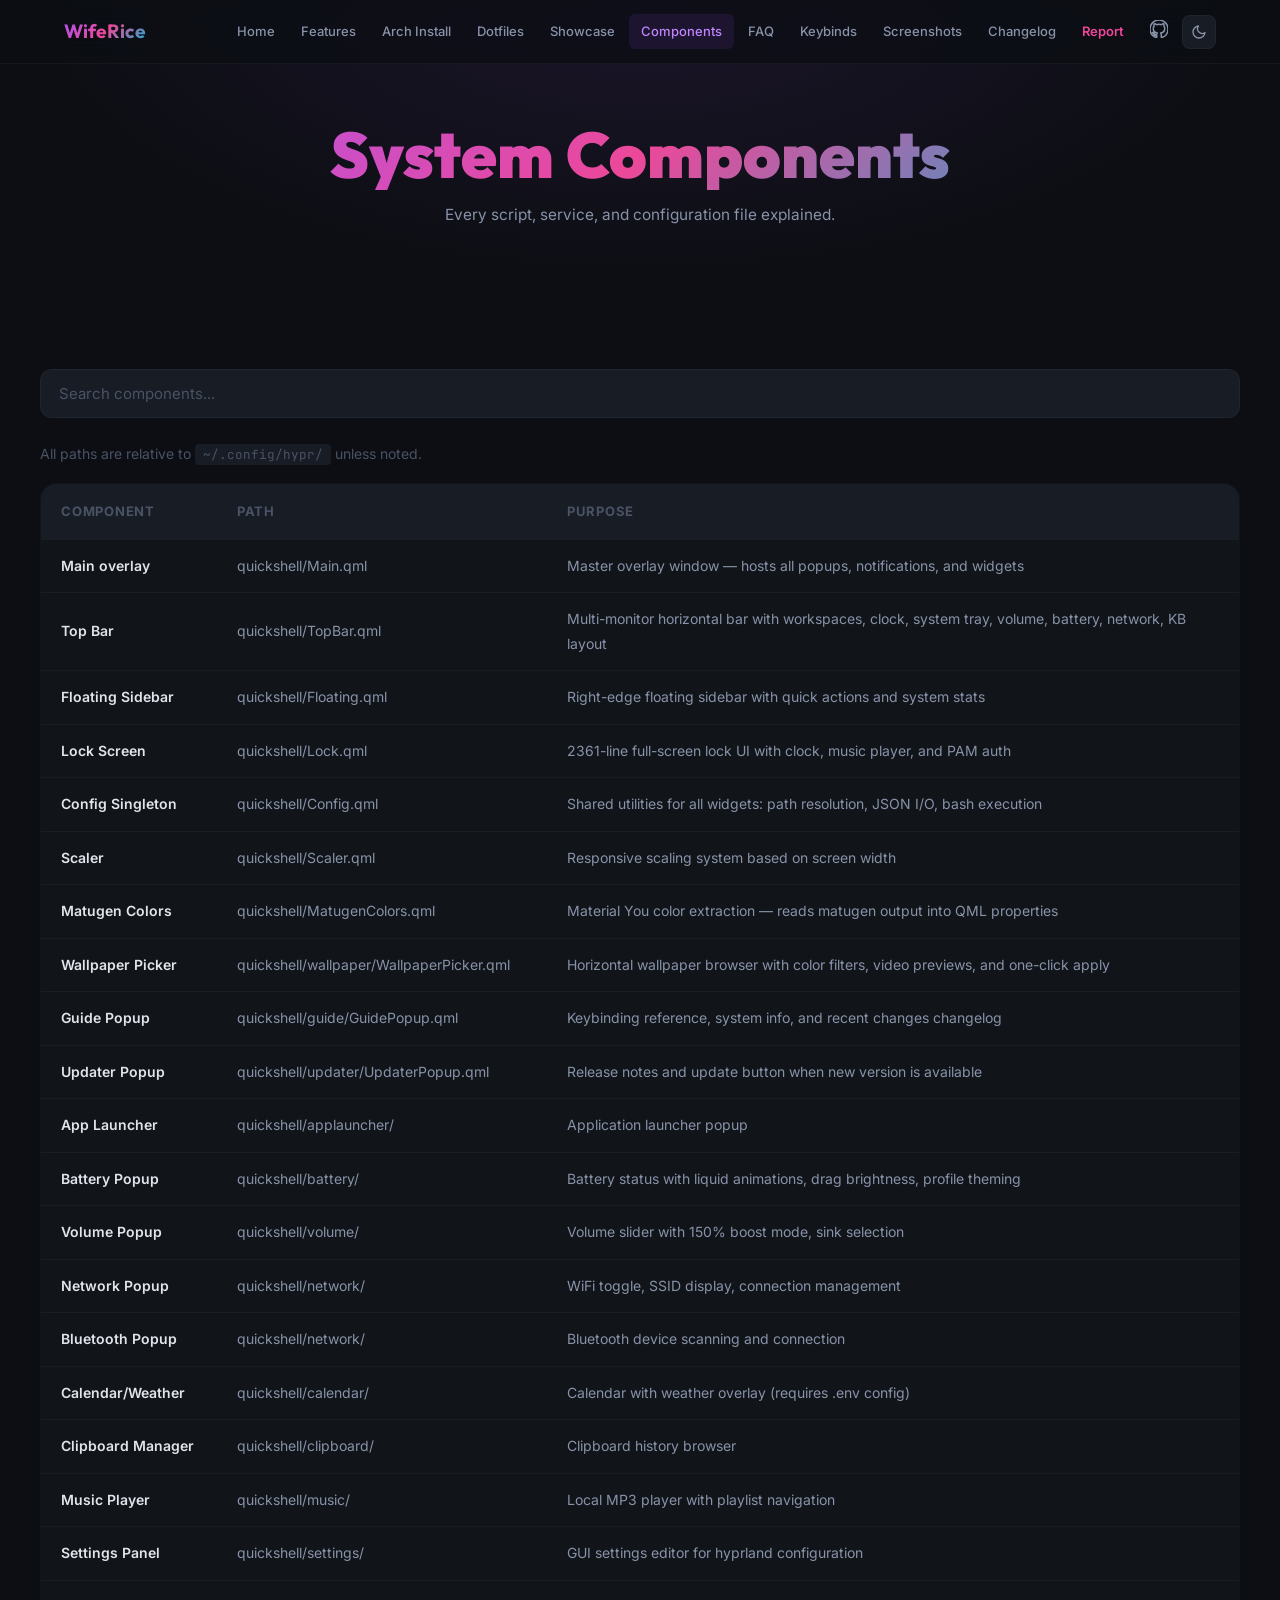
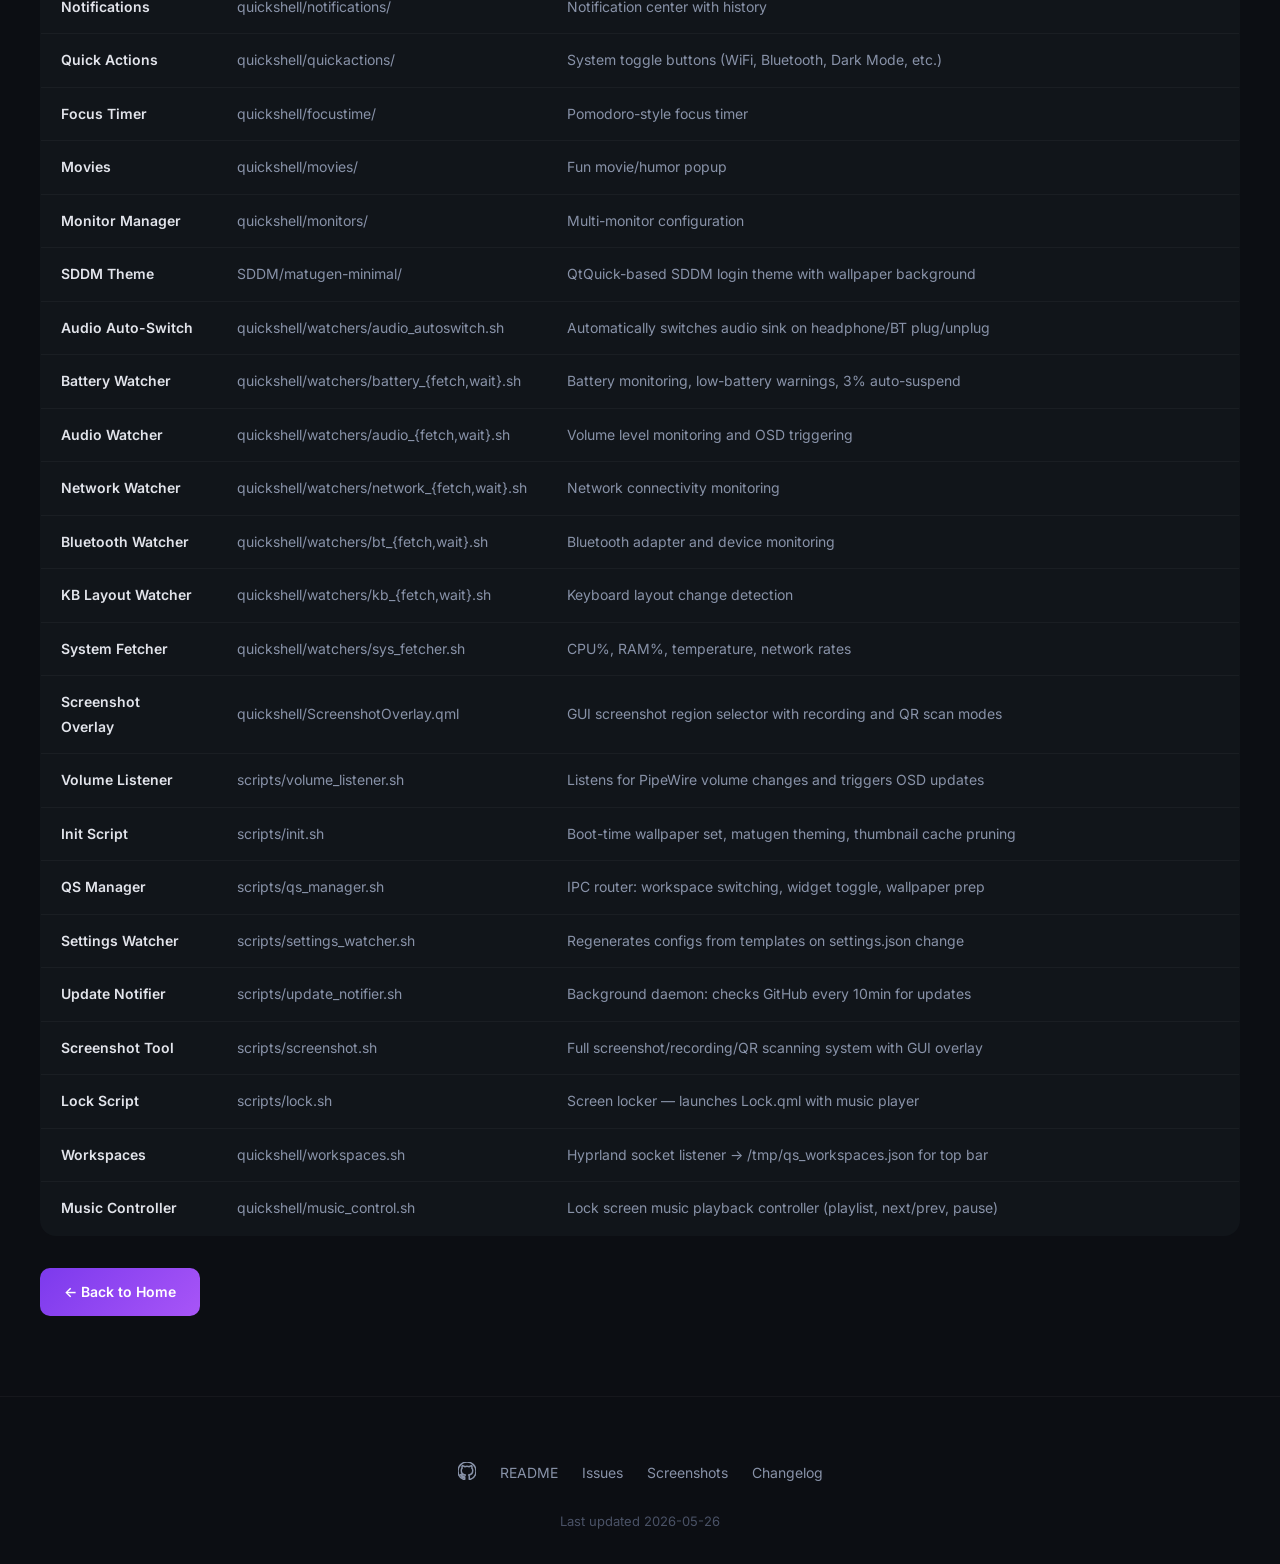
<file: components.html>
<!DOCTYPE html>
<html lang="en">
<head>
  <meta charset="UTF-8">
  <meta name="viewport" content="width=device-width, initial-scale=1.0, maximum-scale=1.0, user-scalable=no">
  <title>System Components — WifeRice</title>
  <link rel="icon" type="image/svg+xml" href="data:image/svg+xml,%3Csvg xmlns='http://www.w3.org/2000/svg' viewBox='0 0 32 32'%3E%3Cdefs%3E%3ClinearGradient id='g' x1='0%25' y1='0%25' x2='100%25' y2='100%25'%3E%3Cstop offset='0%25' stop-color='%23a855f7'/%3E%3Cstop offset='100%25' stop-color='%2306b6d4'/%3E%3C/linearGradient%3E%3C/defs%3E%3Crect width='32' height='32' rx='8' fill='%2311151a'/%3E%3Ctext x='16' y='23' font-family='sans-serif' font-size='20' font-weight='bold' fill='url(%23g)' text-anchor='middle'%3EW%3C/text%3E%3C/svg%3E">
  <meta name="description" content="WifeRice system components — every script, service, and configuration file explained.">
  <meta property="og:type" content="website">
  <meta property="og:url" content="https://github.com/eprahemi/WifeRice">
  <meta property="og:title" content="System Components — WifeRice">
  <meta name="twitter:card" content="summary_large_image">
  <meta name="twitter:title" content="System Components — WifeRice">
  <link rel="preconnect" href="https://fonts.googleapis.com">
  <link rel="preconnect" href="https://fonts.gstatic.com" crossorigin>
  <link href="https://fonts.googleapis.com/css2?family=Inter:wght@300;400;500;600;700;800;900&family=Outfit:wght@200;300;400;600;700;900&family=JetBrains+Mono:wght@400;500;700&display=swap" rel="stylesheet">
  <link rel="stylesheet" href="style.css">
  <style>
    .table-wrap { overflow-x:auto; -webkit-overflow-scrolling:touch; }
    .table-wrap table { min-width:640px; }
  </style>
</head>
<body>

<div id="scroll-progress"></div>

<nav>
  <div class="nav-inner">
    <a href="home.html" class="nav-logo">WifeRice</a>
    <div class="nav-links">
      <a href="home.html">Home</a>
      <a href="features.html">Features</a>
      <a href="install-arch.html">Arch Install</a>
      <a href="install-dots.html">Dotfiles</a>
      <a href="showcase.html">Showcase</a>
      <a href="components.html" class="active">Components</a>
      <a href="faq.html">FAQ</a>
      <a href="keybinds.html">Keybinds</a>
      <a href="screenshots.html">Screenshots</a>
      <a href="changelog.html">Changelog</a>
      <a href="report.html" style="color:var(--pink);font-weight:600;">Report</a>
      <a href="https://github.com/eprahemi/WifeRice" target="_blank" aria-label="GitHub"><span class="icon-svg" style="width:18px;height:18px;"><svg viewBox="0 0 24 24" fill="currentColor" stroke="none"><path d="M12 0c-6.626 0-12 5.373-12 12 0 5.302 3.438 9.8 8.207 11.387.599.111.793-.261.793-.577v-2.234c-3.338.726-4.033-1.416-4.033-1.416-.546-1.387-1.333-1.756-1.333-1.756-1.089-.745.083-.729.083-.729 1.205.084 1.839 1.237 1.839 1.237 1.07 1.834 2.807 1.304 3.492.997.107-.775.418-1.305.762-1.604-2.665-.305-5.467-1.334-5.467-5.931 0-1.311.469-2.381 1.236-3.221-.124-.303-.535-1.524.117-3.176 0 0 1.008-.322 3.301 1.23.957-.266 1.983-.399 3.003-.405 1.02.006 2.047.139 3.006.405 2.291-1.552 3.297-1.23 3.297-1.23.653 1.653.242 2.874.118 3.176.77.84 1.235 1.911 1.235 3.221 0 4.609-2.807 5.624-5.479 5.921.43.372.823 1.102.823 2.222v3.293c0 .319.192.694.801.576 4.765-1.589 8.199-6.086 8.199-11.386 0-6.627-5.373-12-12-12z"/></svg></span></a>
      <button class="theme-toggle" onclick="toggleTheme()" aria-label="Toggle theme"><span class="icon-svg" style="width:16px;height:16px;"><svg viewBox="0 0 24 24"><path d="M21 12.79A9 9 0 1111.21 3 7 7 0 0021 12.79z"/></svg></span></button>
    </div>
    <button class="nav-hamburger" onclick="this.parentElement.querySelector('.nav-links').classList.toggle('open')" aria-label="Menu">
      <span></span><span></span><span></span>
    </button>
  </div>
</nav>

<section class="hero-mini">
  <h1>System Components</h1>
  <p>Every script, service, and configuration file explained.</p>
</section>

<section>
    <div class="container">
    <input type="text" class="search-box" id="component-search" placeholder="Search components..." oninput="filterComponents(this.value)">
    <p style="margin-bottom:16px;font-size:14px;color:var(--text3);">All paths are relative to <code style="background:var(--bg3);padding:2px 8px;border-radius:4px;">~/.config/hypr/</code> unless noted.</p>
    <div class="table-wrap fade-in">
      <table class="comparison-table">
        <thead><tr><th>Component</th><th>Path</th><th>Purpose</th></tr></thead>
        <tbody>
          <tr><td>Main overlay</td><td>quickshell/Main.qml</td><td>Master overlay window — hosts all popups, notifications, and widgets</td></tr>
          <tr><td>Top Bar</td><td>quickshell/TopBar.qml</td><td>Multi-monitor horizontal bar with workspaces, clock, system tray, volume, battery, network, KB layout</td></tr>
          <tr><td>Floating Sidebar</td><td>quickshell/Floating.qml</td><td>Right-edge floating sidebar with quick actions and system stats</td></tr>
          <tr><td>Lock Screen</td><td>quickshell/Lock.qml</td><td>2361-line full-screen lock UI with clock, music player, and PAM auth</td></tr>
          <tr><td>Config Singleton</td><td>quickshell/Config.qml</td><td>Shared utilities for all widgets: path resolution, JSON I/O, bash execution</td></tr>
          <tr><td>Scaler</td><td>quickshell/Scaler.qml</td><td>Responsive scaling system based on screen width</td></tr>
          <tr><td>Matugen Colors</td><td>quickshell/MatugenColors.qml</td><td>Material You color extraction — reads matugen output into QML properties</td></tr>
          <tr><td>Wallpaper Picker</td><td>quickshell/wallpaper/WallpaperPicker.qml</td><td>Horizontal wallpaper browser with color filters, video previews, and one-click apply</td></tr>
          <tr><td>Guide Popup</td><td>quickshell/guide/GuidePopup.qml</td><td>Keybinding reference, system info, and recent changes changelog</td></tr>
          <tr><td>Updater Popup</td><td>quickshell/updater/UpdaterPopup.qml</td><td>Release notes and update button when new version is available</td></tr>
          <tr><td>App Launcher</td><td>quickshell/applauncher/</td><td>Application launcher popup</td></tr>
          <tr><td>Battery Popup</td><td>quickshell/battery/</td><td>Battery status with liquid animations, drag brightness, profile theming</td></tr>
          <tr><td>Volume Popup</td><td>quickshell/volume/</td><td>Volume slider with 150% boost mode, sink selection</td></tr>
          <tr><td>Network Popup</td><td>quickshell/network/</td><td>WiFi toggle, SSID display, connection management</td></tr>
          <tr><td>Bluetooth Popup</td><td>quickshell/network/</td><td>Bluetooth device scanning and connection</td></tr>
          <tr><td>Calendar/Weather</td><td>quickshell/calendar/</td><td>Calendar with weather overlay (requires .env config)</td></tr>
          <tr><td>Clipboard Manager</td><td>quickshell/clipboard/</td><td>Clipboard history browser</td></tr>
          <tr><td>Music Player</td><td>quickshell/music/</td><td>Local MP3 player with playlist navigation</td></tr>
          <tr><td>Settings Panel</td><td>quickshell/settings/</td><td>GUI settings editor for hyprland configuration</td></tr>
          <tr><td>Notifications</td><td>quickshell/notifications/</td><td>Notification center with history</td></tr>
          <tr><td>Quick Actions</td><td>quickshell/quickactions/</td><td>System toggle buttons (WiFi, Bluetooth, Dark Mode, etc.)</td></tr>
          <tr><td>Focus Timer</td><td>quickshell/focustime/</td><td>Pomodoro-style focus timer</td></tr>
          <tr><td>Movies</td><td>quickshell/movies/</td><td>Fun movie/humor popup</td></tr>
          <tr><td>Monitor Manager</td><td>quickshell/monitors/</td><td>Multi-monitor configuration</td></tr>
          <tr><td>SDDM Theme</td><td>SDDM/matugen-minimal/</td><td>QtQuick-based SDDM login theme with wallpaper background</td></tr>
          <tr><td>Audio Auto-Switch</td><td>quickshell/watchers/audio_autoswitch.sh</td><td>Automatically switches audio sink on headphone/BT plug/unplug</td></tr>
          <tr><td>Battery Watcher</td><td>quickshell/watchers/battery_{fetch,wait}.sh</td><td>Battery monitoring, low-battery warnings, 3% auto-suspend</td></tr>
          <tr><td>Audio Watcher</td><td>quickshell/watchers/audio_{fetch,wait}.sh</td><td>Volume level monitoring and OSD triggering</td></tr>
          <tr><td>Network Watcher</td><td>quickshell/watchers/network_{fetch,wait}.sh</td><td>Network connectivity monitoring</td></tr>
          <tr><td>Bluetooth Watcher</td><td>quickshell/watchers/bt_{fetch,wait}.sh</td><td>Bluetooth adapter and device monitoring</td></tr>
          <tr><td>KB Layout Watcher</td><td>quickshell/watchers/kb_{fetch,wait}.sh</td><td>Keyboard layout change detection</td></tr>
          <tr><td>System Fetcher</td><td>quickshell/watchers/sys_fetcher.sh</td><td>CPU%, RAM%, temperature, network rates</td></tr>
          <tr><td>Screenshot Overlay</td><td>quickshell/ScreenshotOverlay.qml</td><td>GUI screenshot region selector with recording and QR scan modes</td></tr>
          <tr><td>Volume Listener</td><td>scripts/volume_listener.sh</td><td>Listens for PipeWire volume changes and triggers OSD updates</td></tr>
          <tr><td>Init Script</td><td>scripts/init.sh</td><td>Boot-time wallpaper set, matugen theming, thumbnail cache pruning</td></tr>
          <tr><td>QS Manager</td><td>scripts/qs_manager.sh</td><td>IPC router: workspace switching, widget toggle, wallpaper prep</td></tr>
          <tr><td>Settings Watcher</td><td>scripts/settings_watcher.sh</td><td>Regenerates configs from templates on settings.json change</td></tr>
          <tr><td>Update Notifier</td><td>scripts/update_notifier.sh</td><td>Background daemon: checks GitHub every 10min for updates</td></tr>
          <tr><td>Screenshot Tool</td><td>scripts/screenshot.sh</td><td>Full screenshot/recording/QR scanning system with GUI overlay</td></tr>
          <tr><td>Lock Script</td><td>scripts/lock.sh</td><td>Screen locker — launches Lock.qml with music player</td></tr>
          <tr><td>Workspaces</td><td>quickshell/workspaces.sh</td><td>Hyprland socket listener → /tmp/qs_workspaces.json for top bar</td></tr>
          <tr><td>Music Controller</td><td>quickshell/music_control.sh</td><td>Lock screen music playback controller (playlist, next/prev, pause)</td></tr>
        </tbody>
      </table>
    </div>

    <a href="home.html" class="section-link">&larr; Back to Home</a>
  </div>
</section>

<footer>
  <div class="footer-links">
    <a href="https://github.com/eprahemi/WifeRice" target="_blank" aria-label="GitHub"><span class="icon-svg" style="width:18px;height:18px;"><svg viewBox="0 0 24 24" fill="currentColor" stroke="none"><path d="M12 0c-6.626 0-12 5.373-12 12 0 5.302 3.438 9.8 8.207 11.387.599.111.793-.261.793-.577v-2.234c-3.338.726-4.033-1.416-4.033-1.416-.546-1.387-1.333-1.756-1.333-1.756-1.089-.745.083-.729.083-.729 1.205.084 1.839 1.237 1.839 1.237 1.07 1.834 2.807 1.304 3.492.997.107-.775.418-1.305.762-1.604-2.665-.305-5.467-1.334-5.467-5.931 0-1.311.469-2.381 1.236-3.221-.124-.303-.535-1.524.117-3.176 0 0 1.008-.322 3.301 1.23.957-.266 1.983-.399 3.003-.405 1.02.006 2.047.139 3.006.405 2.291-1.552 3.297-1.23 3.297-1.23.653 1.653.242 2.874.118 3.176.77.84 1.235 1.911 1.235 3.221 0 4.609-2.807 5.624-5.479 5.921.43.372.823 1.102.823 2.222v3.293c0 .319.192.694.801.576 4.765-1.589 8.199-6.086 8.199-11.386 0-6.627-5.373-12-12-12z"/></svg></span></a>
    <a href="https://github.com/eprahemi/WifeRice/blob/main/README.md" target="_blank">README</a>
    <a href="https://github.com/eprahemi/WifeRice/issues" target="_blank">Issues</a>
    <a href="screenshots.html">Screenshots</a>
    <a href="changelog.html">Changelog</a>
  </div>
  <p style="margin-top:8px;font-size:13px;color:var(--text3);">Last updated <span id="last-updated">2026-05-26</span></p>
</footer>

<script>
const progress = document.getElementById('scroll-progress');
window.addEventListener('scroll', () => {
  const h = document.documentElement.scrollHeight - window.innerHeight;
  progress.style.width = h > 0 ? (window.scrollY / h * 100) + '%' : '0%';
});

const observer = new IntersectionObserver(entries => {
  entries.forEach(e => { if(e.isIntersecting) { e.target.classList.add('visible'); observer.unobserve(e.target); } });
}, { threshold:.1 });
document.querySelectorAll('.fade-in').forEach(el => observer.observe(el));

function toggleTheme() {
  const html = document.documentElement;
  const cur = html.getAttribute('data-theme');
  html.setAttribute('data-theme', cur === 'light' ? 'dark' : 'light');
  localStorage.setItem('theme', html.getAttribute('data-theme'));
}
const saved = localStorage.getItem('theme');
if(saved) document.documentElement.setAttribute('data-theme', saved);

function filterComponents(val) {
  const q = val.toLowerCase();
  document.querySelectorAll('.comparison-table tbody tr').forEach(row => {
    const text = row.textContent.toLowerCase();
    row.style.display = text.includes(q) ? '' : 'none';
  });
}
</script>

</body>
</html>
</file>
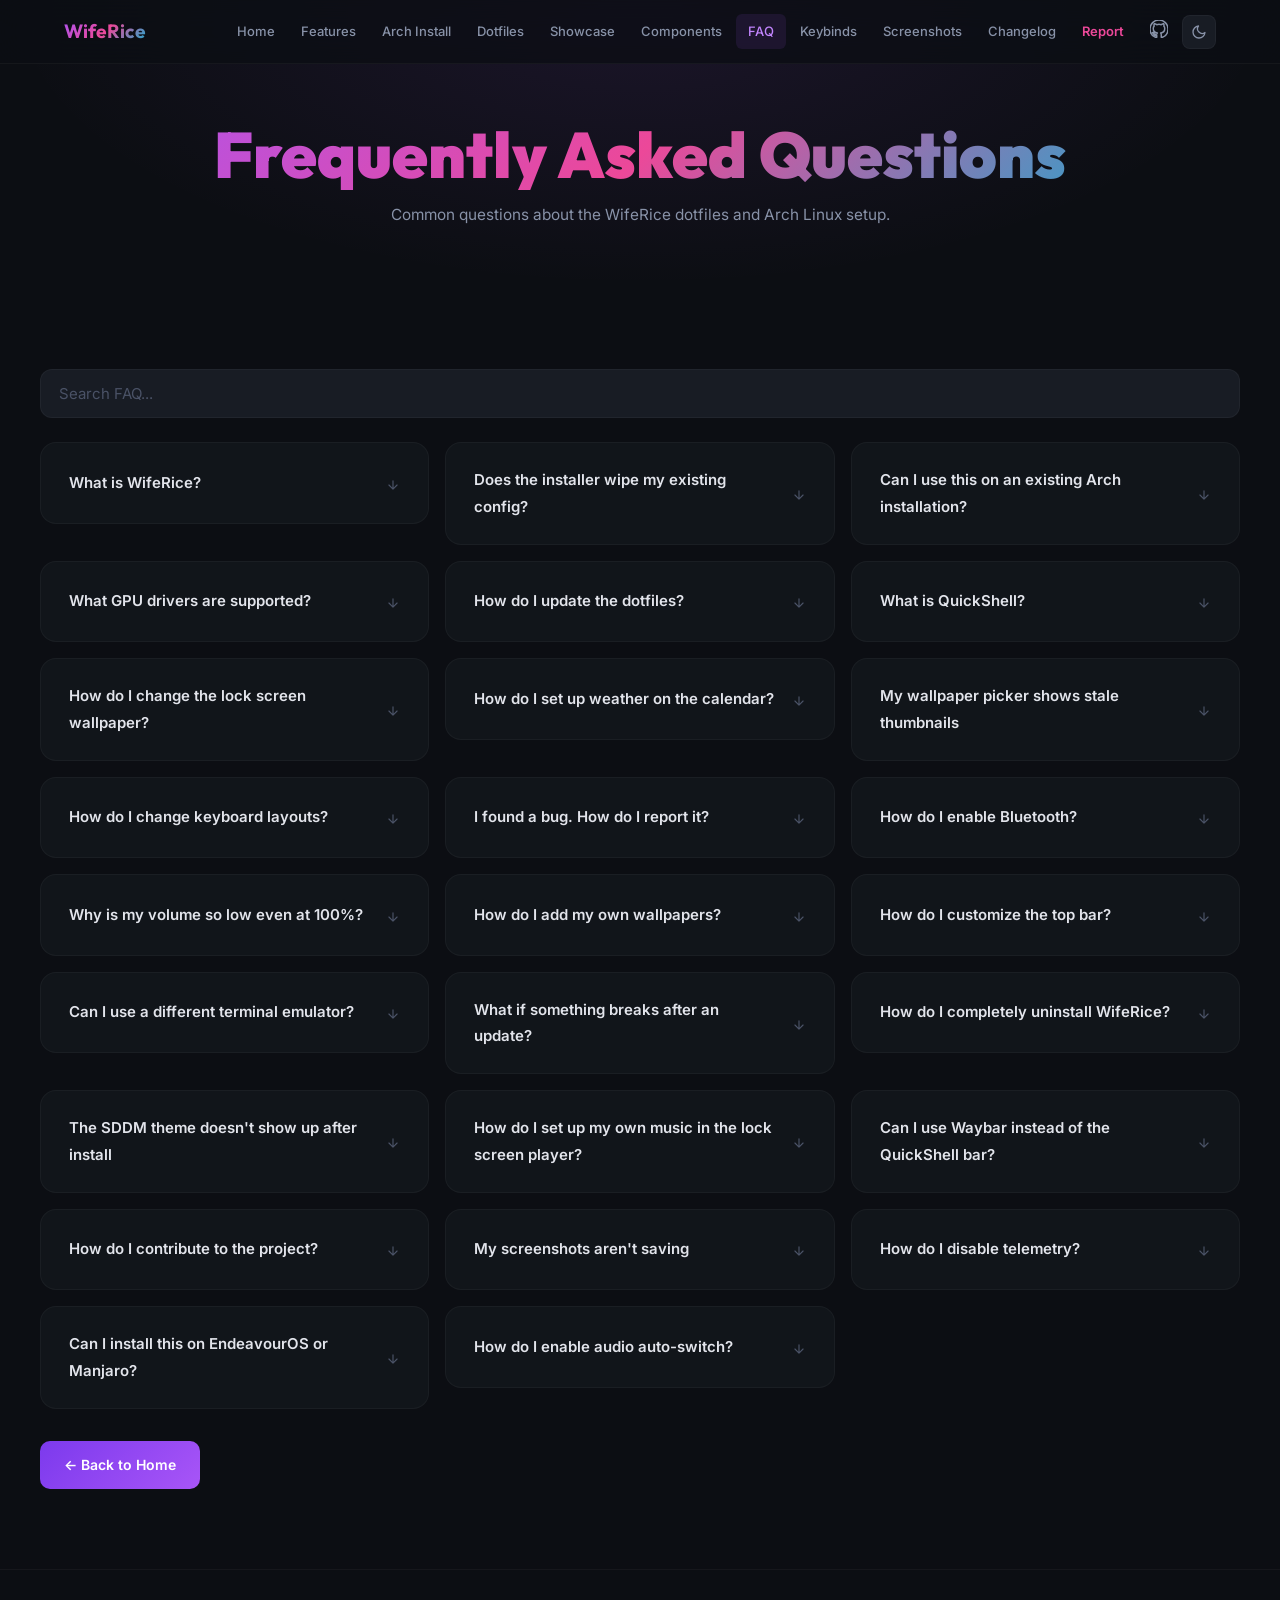
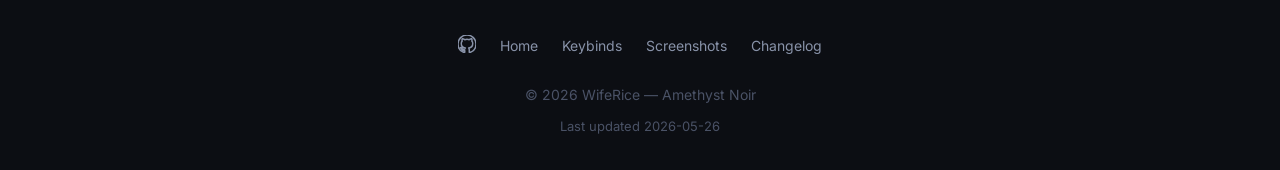
<file: faq.html>
<!DOCTYPE html>
<html lang="en">
<head>
  <meta charset="UTF-8">
  <meta name="viewport" content="width=device-width, initial-scale=1.0, maximum-scale=1.0, user-scalable=no">
  <title>FAQ — WifeRice Dotfiles</title>
  <link rel="icon" type="image/svg+xml" href="data:image/svg+xml,%3Csvg xmlns='http://www.w3.org/2000/svg' viewBox='0 0 32 32'%3E%3Cdefs%3E%3ClinearGradient id='g' x1='0%25' y1='0%25' x2='100%25' y2='100%25'%3E%3Cstop offset='0%25' stop-color='%23a855f7'/%3E%3Cstop offset='100%25' stop-color='%2306b6d4'/%3E%3C/linearGradient%3E%3C/defs%3E%3Crect width='32' height='32' rx='8' fill='%2311151a'/%3E%3Ctext x='16' y='23' font-family='sans-serif' font-size='20' font-weight='bold' fill='url(%23g)' text-anchor='middle'%3EW%3C/text%3E%3C/svg%3E">
  <meta name="description" content="Frequently asked questions about WifeRice Hyprland dotfiles, QuickShell, installation, GPU drivers, and Arch Linux setup.">
  <meta property="og:type" content="website">
  <meta property="og:url" content="https://github.com/eprahemi/WifeRice">
  <meta property="og:title" content="FAQ — WifeRice Dotfiles">
  <meta property="og:description" content="Frequently asked questions about WifeRice Hyprland dotfiles, QuickShell, installation, GPU drivers, and Arch Linux setup.">
  <meta name="twitter:card" content="summary_large_image">
  <meta name="twitter:title" content="FAQ — WifeRice Dotfiles">
  <link rel="preconnect" href="https://fonts.googleapis.com">
  <link rel="preconnect" href="https://fonts.gstatic.com" crossorigin>
  <link href="https://fonts.googleapis.com/css2?family=Inter:wght@300;400;500;600;700;800;900&family=Outfit:wght@200;300;400;600;700;900&family=JetBrains+Mono:wght@400;500;700&display=swap" rel="stylesheet">
  <link rel="stylesheet" href="style.css">
</head>
<body>

<div id="scroll-progress"></div>

<nav>
  <div class="nav-inner">
    <a href="home.html" class="nav-logo">WifeRice</a>
    <div class="nav-links">
      <a href="home.html">Home</a>
      <a href="features.html">Features</a>
      <a href="install-arch.html">Arch Install</a>
      <a href="install-dots.html">Dotfiles</a>
      <a href="showcase.html">Showcase</a>
      <a href="components.html">Components</a>
      <a href="faq.html" class="active">FAQ</a>
      <a href="keybinds.html">Keybinds</a>
      <a href="screenshots.html">Screenshots</a>
      <a href="changelog.html">Changelog</a>
      <a href="report.html" style="color:var(--pink);font-weight:600;">Report</a>
      <a href="https://github.com/eprahemi/WifeRice" target="_blank" aria-label="GitHub"><span class="icon-svg" style="width:18px;height:18px;"><svg viewBox="0 0 24 24" fill="currentColor" stroke="none"><path d="M12 0c-6.626 0-12 5.373-12 12 0 5.302 3.438 9.8 8.207 11.387.599.111.793-.261.793-.577v-2.234c-3.338.726-4.033-1.416-4.033-1.416-.546-1.387-1.333-1.756-1.333-1.756-1.089-.745.083-.729.083-.729 1.205.084 1.839 1.237 1.839 1.237 1.07 1.834 2.807 1.304 3.492.997.107-.775.418-1.305.762-1.604-2.665-.305-5.467-1.334-5.467-5.931 0-1.311.469-2.381 1.236-3.221-.124-.303-.535-1.524.117-3.176 0 0 1.008-.322 3.301 1.23.957-.266 1.983-.399 3.003-.405 1.02.006 2.047.139 3.006.405 2.291-1.552 3.297-1.23 3.297-1.23.653 1.653.242 2.874.118 3.176.77.84 1.235 1.911 1.235 3.221 0 4.609-2.807 5.624-5.479 5.921.43.372.823 1.102.823 2.222v3.293c0 .319.192.694.801.576 4.765-1.589 8.199-6.086 8.199-11.386 0-6.627-5.373-12-12-12z"/></svg></span></a>
      <button class="theme-toggle" onclick="toggleTheme()" aria-label="Toggle theme"><span class="icon-svg" style="width:16px;height:16px;"><svg viewBox="0 0 24 24"><path d="M21 12.79A9 9 0 1111.21 3 7 7 0 0021 12.79z"/></svg></span></button>
    </div>
    <button class="nav-hamburger" onclick="this.parentElement.querySelector('.nav-links').classList.toggle('open')" aria-label="Menu">
      <span></span><span></span><span></span>
    </button>
  </div>
</nav>

<section class="hero-mini">
  <h1>Frequently Asked Questions</h1>
  <p>Common questions about the WifeRice dotfiles and Arch Linux setup.</p>
</section>

<section>
  <div class="container">
    <input type="text" class="search-box" id="faq-search" placeholder="Search FAQ..." oninput="filterFaq(this.value)">
    <div class="faq-grid">

      <div class="faq-item fade-in">
        <div class="faq-q">
          <span>What is WifeRice?</span>
          <span class="faq-arrow"><span class="icon-svg" style="width:14px;height:14px;"><svg viewBox="0 0 24 24" fill="none" stroke="currentColor" stroke-width="2" stroke-linecap="round" stroke-linejoin="round"><path d="M12 5v14M19 12l-7 7-7-7"/></svg></span></span>
        </div>
        <div class="faq-a">WifeRice is a complete Hyprland desktop environment configuration for Arch Linux. It features a custom QuickShell-based UI with a top bar, floating sidebar, 15+ popup widgets (battery, volume, network, Bluetooth, clipboard, music, calendar, weather, app launcher, and more), dynamic Matugen theming that adapts to your wallpaper, a beautiful lock screen with music player, SDDM login theme, wallpaper collection with a picker UI, and an automated installer that handles everything from GPU drivers to systemd services. The entire desktop is designed around a deep purple amethyst noir aesthetic.</div>
      </div>

      <div class="faq-item fade-in">
        <div class="faq-q">
          <span>Does the installer wipe my existing config?</span>
          <span class="faq-arrow"><span class="icon-svg" style="width:14px;height:14px;"><svg viewBox="0 0 24 24" fill="none" stroke="currentColor" stroke-width="2" stroke-linecap="round" stroke-linejoin="round"><path d="M12 5v14M19 12l-7 7-7-7"/></svg></span></span>
        </div>
        <div class="faq-a">No. The installer asks what to preserve before making any changes. It prompts: <strong>keybinds & shortcuts</strong>, <strong>terminal & editor</strong> (Kitty, Neovim), <strong>desktop configs</strong> (Rofi, SwayNC, Matugen), and <strong>wallpapers</strong>. It also asks if you want to <strong>override the SDDM theme</strong> and optionally lets you configure <strong>weather API</strong>. Whatever you choose to keep is left untouched. Your <code>settings.json</code> is <strong>updated every release</strong> with the latest monitor config and scaling fixes — a safety backup is saved to <code>/tmp/wiferice_settings_backup.json</code> and restored if validation fails. Use the Settings UI (Super+Shift+S) to customize monitor layout, startup apps, and keybinds. Weather <code>.env</code> and lock screen wallpapers at <code>~/.config/hypr/Lockscreen Wallpaper/</code> survive every update.</div>
      </div>

      <div class="faq-item fade-in">
        <div class="faq-q">
          <span>Can I use this on an existing Arch installation?</span>
          <span class="faq-arrow"><span class="icon-svg" style="width:14px;height:14px;"><svg viewBox="0 0 24 24" fill="none" stroke="currentColor" stroke-width="2" stroke-linecap="round" stroke-linejoin="round"><path d="M12 5v14M19 12l-7 7-7-7"/></svg></span></span>
        </div>
        <div class="faq-a">Yes. The one-liner installer works on both fresh and existing Arch systems. It detects what's already installed and only adds missing packages via pacman and yay. Your existing files in <code>~/Pictures/Wallpapers/</code> and <code>~/.config/hypr/Lockscreen Wallpaper/</code> are preserved. Your <code>~/.config/hypr/settings.json</code> is <strong>updated every release</strong> with the latest monitor config and scaling fixes — a safety backup is saved to <code>/tmp/wiferice_settings_backup.json</code> and restored if validation fails. Use the Settings UI (Super+Shift+S) to customize. The installer also detects your GPU (NVIDIA, AMD, or Intel) and installs the appropriate drivers if missing. Note: this is designed for Arch Linux and arch-based distros only. For EndeavourOS or Manjaro, see "Can I install this on EndeavourOS or Manjaro?" below.</div>
      </div>

      <div class="faq-item fade-in">
        <div class="faq-q">
          <span>What GPU drivers are supported?</span>
          <span class="faq-arrow"><span class="icon-svg" style="width:14px;height:14px;"><svg viewBox="0 0 24 24" fill="none" stroke="currentColor" stroke-width="2" stroke-linecap="round" stroke-linejoin="round"><path d="M12 5v14M19 12l-7 7-7-7"/></svg></span></span>
        </div>
        <div class="faq-a">Three GPU families are supported:<br><br><strong>NVIDIA</strong> — proprietary drivers (<code>nvidia nvidia-utils nvidia-settings lib32-nvidia-utils</code>). The installer handles NVIDIA Optimus laptops with PRIME configuration.<br><br><strong>AMD</strong> — open-source mesa/amdgpu (<code>mesa lib32-mesa xf86-video-amdgpu vulkan-radeon lib32-vulkan-radeon</code>). Works out of the box.<br><br><strong>Intel</strong> — open-source mesa (<code>mesa lib32-mesa vulkan-intel lib32-vulkan-intel</code>). Works out of the box.<br><br>The installer detects your GPU during step 3 and installs the appropriate drivers automatically. If you have both an integrated and discrete GPU (e.g., Intel + NVIDIA), the installer configures PRIME for you.</div>
      </div>

      <div class="faq-item fade-in">
        <div class="faq-q">
          <span>How do I update the dotfiles?</span>
          <span class="faq-arrow"><span class="icon-svg" style="width:14px;height:14px;"><svg viewBox="0 0 24 24" fill="none" stroke="currentColor" stroke-width="2" stroke-linecap="round" stroke-linejoin="round"><path d="M12 5v14M19 12l-7 7-7-7"/></svg></span></span>
        </div>
        <div class="faq-a">Three ways:<br><br><strong>1. Automatic notification</strong> — The update notifier daemon checks for new versions every 10 minutes. When a new version is detected, a notification appears in the top bar. Click it to run the installer.<br><br><strong>2. Manual one-liner</strong> — Run the same install command: <code>bash -c 'eval "$(curl -fsSL https://raw.githubusercontent.com/eprahemi/WifeRice/main/install.sh)"'</code><br><br><strong>3. Via Guide</strong> — Press Super+H, go to the Recent Changes tab. If an update is available, click the update button.<br><br>All methods are safe — they ask what to preserve and keep your personal files intact. Note: <code>settings.json</code> is updated every release with latest monitor/scaling fixes (backup saved to <code>/tmp/wiferice_settings_backup.json</code>). After updating, check the changelog tab (Super+H) or the website changelog to see what changed.</div>
      </div>

      <div class="faq-item fade-in">
        <div class="faq-q">
          <span>What is QuickShell?</span>
          <span class="faq-arrow"><span class="icon-svg" style="width:14px;height:14px;"><svg viewBox="0 0 24 24" fill="none" stroke="currentColor" stroke-width="2" stroke-linecap="round" stroke-linejoin="round"><path d="M12 5v14M19 12l-7 7-7-7"/></svg></span></span>
        </div>
        <div class="faq-a">QuickShell is a Qt Quick-based shell environment for Hyprland. Think of it like a lightweight desktop shell — it replaces panels, docks, and widgets with QML-based UIs that render directly on the GPU. WifeRice runs four QuickShell instances:<br><br><strong>Main.qml</strong> — The overlay that hosts all popup widgets (battery, volume, network, Bluetooth, clipboard, calendar, app launcher, notifications, etc.).<br><br><strong>TopBar.qml</strong> — A multi-monitor horizontal bar with workspaces, clock, system tray, volume slider, battery indicator, network status, and keyboard layout.<br><br><strong>Floating.qml</strong> — A right-edge floating sidebar with quick actions and system stats.<br><br><strong>Lock.qml</strong> — A full-screen lock screen with clock, music player, and PAM authentication.<br><br>Unlike conventional panels (Waybar, Polybar), QuickShell QML components can animate, blend, and interact like a modern app. It's the same technology KDE Plasma uses under the hood.</div>
      </div>

      <div class="faq-item fade-in">
        <div class="faq-q">
          <span>How do I change the lock screen wallpaper?</span>
          <span class="faq-arrow"><span class="icon-svg" style="width:14px;height:14px;"><svg viewBox="0 0 24 24" fill="none" stroke="currentColor" stroke-width="2" stroke-linecap="round" stroke-linejoin="round"><path d="M12 5v14M19 12l-7 7-7-7"/></svg></span></span>
        </div>
        <div class="faq-a">Drop any image file into <code>~/.config/hypr/Lockscreen Wallpaper/</code> with the name <code>lock.*</code> (e.g., <code>lock.png</code>, <code>lock.jpg</code>, <code>lock.webp</code>). The lock script detects it automatically. Priority order: <code>~/.config/hypr/Lockscreen Wallpaper/lock.*</code> (user custom, highest priority) → <code>/usr/share/wallpapers/lock.png</code> (system default, overwritten on install). If you want the lock screen to match your desktop wallpaper, just open the wallpaper picker (Super+W) and set your wallpaper — the lock screen follows. For the SDDM login screen wallpaper, see "The SDDM theme doesn't show up" below.</div>
      </div>

      <div class="faq-item fade-in">
        <div class="faq-q">
          <span>How do I set up weather on the calendar?</span>
          <span class="faq-arrow"><span class="icon-svg" style="width:14px;height:14px;"><svg viewBox="0 0 24 24" fill="none" stroke="currentColor" stroke-width="2" stroke-linecap="round" stroke-linejoin="round"><path d="M12 5v14M19 12l-7 7-7-7"/></svg></span></span>
        </div>
        <div class="faq-a">The installer asks if you want to configure weather during setup. If you skipped it or want to change it:<br><br>1. Get a free API key at <a href="https://openweathermap.org/api" target="_blank" style="color:var(--cyan);">openweathermap.org</a> (free tier allows 60 calls/minute)<br>2. Find your city ID at <a href="https://openweathermap.org/find" target="_blank" style="color:var(--cyan);">openweathermap.org/find</a><br>3. Edit <code>~/.config/hypr/scripts/quickshell/calendar/.env</code>:<br><br><code>WEATHER_API_KEY=your_key_here<br>CITY_ID=your_city_id<br>WEATHER_UNIT=metric</code> (or imperial)<br><br>4. Reload QuickShell: Super+R<br><br>The <code>.env</code> file is preserved during updates — it has <code>chmod 600</code> permissions and is explicitly excluded from the rsync deploy.</div>
      </div>

      <div class="faq-item fade-in">
        <div class="faq-q">
          <span>My wallpaper picker shows stale thumbnails</span>
          <span class="faq-arrow"><span class="icon-svg" style="width:14px;height:14px;"><svg viewBox="0 0 24 24" fill="none" stroke="currentColor" stroke-width="2" stroke-linecap="round" stroke-linejoin="round"><path d="M12 5v14M19 12l-7 7-7-7"/></svg></span></span>
        </div>
        <div class="faq-a">The picker prunes orphan thumbnails automatically every time you open it. If you still see stale or broken entries:<br><br><strong>Clear color markers only:</strong><br><code>rm -rf ~/.cache/wallpaper_picker/colors_markers/*</code><br><br><strong>Rebuild everything from scratch:</strong><br><code>rm -rf ~/.cache/wallpaper_picker/</code><br><br>New thumbnails regenerate on next picker open. The first load may take a few seconds depending on how many wallpapers you have. Thumbnails are cached as WebP (256px wide) for fast loading on subsequent opens. The color markers store dominant color info used by the filter buttons (Red, Orange, Yellow, Green, Blue, Purple, Pink, Monochrome, Video, All).</div>
      </div>

      <div class="faq-item fade-in">
        <div class="faq-q">
          <span>How do I change keyboard layouts?</span>
          <span class="faq-arrow"><span class="icon-svg" style="width:14px;height:14px;"><svg viewBox="0 0 24 24" fill="none" stroke="currentColor" stroke-width="2" stroke-linecap="round" stroke-linejoin="round"><path d="M12 5v14M19 12l-7 7-7-7"/></svg></span></span>
        </div>
        <div class="faq-a">Edit <code>~/.config/hypr/settings.json</code> and change the <code>"language"</code> field. For example, <code>"us,ara"</code> gives you US English with Arabic as a second layout. Multiple layouts can be comma-separated. After saving:<br><br><strong>Method 1:</strong> Run <code>settings_watcher.sh --compile</code> to regenerate configs immediately.<br><br><strong>Method 2:</strong> Wait for auto-detection — the settings watcher monitors changes to settings.json and recompiles within a few seconds.<br><br><strong>Method 3:</strong> Use the Settings panel — Super+Shift+S opens the GUI settings editor.<br><br>The keyboard layout indicator in the top bar updates in real time. You can cycle through layouts with a click on the indicator or by binding a key in settings.json.</div>
      </div>

      <div class="faq-item fade-in">
        <div class="faq-q">
          <span>I found a bug. How do I report it?</span>
          <span class="faq-arrow"><span class="icon-svg" style="width:14px;height:14px;"><svg viewBox="0 0 24 24" fill="none" stroke="currentColor" stroke-width="2" stroke-linecap="round" stroke-linejoin="round"><path d="M12 5v14M19 12l-7 7-7-7"/></svg></span></span>
        </div>
        <div class="faq-a">Two ways:<br><br><strong>In-app (recommended):</strong> Press Super+H to open the Guide, go to the Report tab, select the category and severity, provide details, and send. The report automatically includes your system info (CPU, GPU, RAM, kernel version, Hyprland version, QuickShell version) and is sent via Discord webhook so we get notified immediately.<br><br><strong>GitHub Issues:</strong> Open an issue at <a href="https://github.com/eprahemi/WifeRice/issues" target="_blank" style="color:var(--cyan);">github.com/eprahemi/WifeRice/issues</a>. Please include your system info and steps to reproduce.<br><br>Either way, screenshots and logs help a lot. Check <code>~/.config/hypr/hyprland.log</code> and <code>journalctl -xe</code> for relevant error messages.</div>
      </div>

      <div class="faq-item fade-in">
        <div class="faq-q">
          <span>How do I enable Bluetooth?</span>
          <span class="faq-arrow"><span class="icon-svg" style="width:14px;height:14px;"><svg viewBox="0 0 24 24" fill="none" stroke="currentColor" stroke-width="2" stroke-linecap="round" stroke-linejoin="round"><path d="M12 5v14M19 12l-7 7-7-7"/></svg></span></span>
        </div>
        <div class="faq-a">Bluetooth should work out of the box after installation. If it doesn't:<br><br>1. Check if the service is running: <code>systemctl status bluetooth</code><br>2. Enable and start it: <code>sudo systemctl enable --now bluetooth</code><br>3. Make sure your Bluetooth adapter is detected: <code>bluetoothctl list</code><br>4. Open the Bluetooth popup from the network widget in the top bar, or press Super+N to open the network popup which includes Bluetooth controls.<br><br>Troubleshooting: If your adapter isn't detected, you may need firmware (<code>sudo pacman -S linux-firmware</code>). Some Realtek and Broadcom adapters need additional drivers. Run <code>dmesg | grep -i bluetooth</code> to see kernel messages. For audio over Bluetooth (headphones/speakers), the installer includes <code>pipewire-ffado</code> and <code>libldac</code> for high-quality AAC and LDAC codec support.</div>
      </div>

      <div class="faq-item fade-in">
        <div class="faq-q">
          <span>Why is my volume so low even at 100%?</span>
          <span class="faq-arrow"><span class="icon-svg" style="width:14px;height:14px;"><svg viewBox="0 0 24 24" fill="none" stroke="currentColor" stroke-width="2" stroke-linecap="round" stroke-linejoin="round"><path d="M12 5v14M19 12l-7 7-7-7"/></svg></span></span>
        </div>
        <div class="faq-a">The WifeRice volume popup supports a 150% boost mode. When your volume slider is at 100% and still too quiet:<br><br>1. Open the volume popup (Super+X)<br>2. Continue dragging the slider above 100% — it goes up to 150%<br>3. Or click the boost icon to toggle between normal and boosted ranges<br><br>This works by setting PipeWire's volume above 1.0 using <code>wpctl</code>. If you need even more volume, check your application's internal volume, your speaker/headphone hardware volume, and try running <code>pavucontrol</code> (Super+V) to check individual sink volumes. Also check if your audio profile is set correctly — some USB headsets default to "HiFi" profile which limits volume range.</div>
      </div>

      <div class="faq-item fade-in">
        <div class="faq-q">
          <span>How do I add my own wallpapers?</span>
          <span class="faq-arrow"><span class="icon-svg" style="width:14px;height:14px;"><svg viewBox="0 0 24 24" fill="none" stroke="currentColor" stroke-width="2" stroke-linecap="round" stroke-linejoin="round"><path d="M12 5v14M19 12l-7 7-7-7"/></svg></span></span>
        </div>
        <div class="faq-a">Just drop images into <code>~/Pictures/Wallpapers/</code>. The wallpaper picker (Super+W) scans this directory automatically on open. Supported formats: PNG, JPG, JPEG, WEBP, BMP, GIF (static). For video wallpapers, place MP4 files in the same directory and the picker will detect them (requires <code>mpvpaper</code> which the installer sets up). The picker pre-generates thumbnails for instant loading — your first open after adding new images may take a moment. You can filter wallpapers by dominant color using the buttons at the top. Wallpapers in <code>~/Pictures/Wallpapers/</code> are never touched by the installer.</div>
      </div>

      <div class="faq-item fade-in">
        <div class="faq-q">
          <span>How do I customize the top bar?</span>
          <span class="faq-arrow"><span class="icon-svg" style="width:14px;height:14px;"><svg viewBox="0 0 24 24" fill="none" stroke="currentColor" stroke-width="2" stroke-linecap="round" stroke-linejoin="round"><path d="M12 5v14M19 12l-7 7-7-7"/></svg></span></span>
        </div>
        <div class="faq-a">The top bar is defined in <code>~/.config/hypr/scripts/quickshell/TopBar.qml</code>. You can edit this QML file directly to add, remove, or rearrange widgets. Common customizations:<br><br><strong>Change bar height:</strong> Look for the <code>height</code> property in the root Rectangle (default is around 40px).<br><br><strong>Add a clock format:</strong> Modify the clock text item to use a different date format string.<br><br><strong>Hide system tray:</strong> Comment out or remove the SystemTray component.<br><br><strong>Reorder elements:</strong> Just move the child items around in the layout.<br><br><strong>Custom colors:</strong> The bar uses MatugenColors.qml and <code>qs_colors.json</code> — update the JSON to change the default palette. Colors adapt to your wallpaper automatically via Matugen, but you can override specific colors in the JSON file.<br><br>Note: The bar is overwritten on every update. If you make custom changes, back up your TopBar.qml or be prepared to reapply them after updates.</div>
      </div>

      <div class="faq-item fade-in">
        <div class="faq-q">
          <span>Can I use a different terminal emulator?</span>
          <span class="faq-arrow"><span class="icon-svg" style="width:14px;height:14px;"><svg viewBox="0 0 24 24" fill="none" stroke="currentColor" stroke-width="2" stroke-linecap="round" stroke-linejoin="round"><path d="M12 5v14M19 12l-7 7-7-7"/></svg></span></span>
        </div>
        <div class="faq-a">Yes. The default terminal is Kitty, but you can switch to any terminal by editing <code>~/.config/hypr/config/variables.conf</code>. Change <code>$terminal = kitty</code> to your preferred terminal command (e.g., <code>$terminal = alacritty</code>, <code>$terminal = wezterm</code>, <code>$terminal = foot</code>, <code>$terminal = konsole</code>). The change applies to <code>Super+T</code> (open terminal) and all other terminal-launching keybinds. Your config files won't be overwritten on update since they're in the template-generated section. Some QML components that embed terminal previews may still show Kitty — you'd need to modify the relevant QML files for those.</div>
      </div>

      <div class="faq-item fade-in">
        <div class="faq-q">
          <span>What if something breaks after an update?</span>
          <span class="faq-arrow"><span class="icon-svg" style="width:14px;height:14px;"><svg viewBox="0 0 24 24" fill="none" stroke="currentColor" stroke-width="2" stroke-linecap="round" stroke-linejoin="round"><path d="M12 5v14M19 12l-7 7-7-7"/></svg></span></span>
        </div>
        <div class="faq-a">First, don't panic. Here's the recovery path:<br><br><strong>1. Reload QuickShell:</strong> Press Super+R to reload all QuickShell instances. This fixes most visual glitches.<br><br><strong>2. Check the logs:</strong> Run <code>journalctl --user -u quickshell-main -u quickshell-topbar -u quickshell-floating</code> to see QuickShell errors. Also check <code>~/.config/hypr/hyprland.log</code> for Hyprland issues.<br><br><strong>3. Re-run the installer:</strong> The installer is idempotent — running it again won't hurt. It will re-deploy all files fresh.<br><br><strong>4. Rebuild configs:</strong> Run <code>settings_watcher.sh --compile</code> to regenerate all Hyprland configs from templates.<br><br><strong>5. Check settings.json:</strong> Make sure your settings file is valid JSON. A syntax error can cause the settings watcher to fail.<br><br><strong>6. Fall back:</strong> If nothing works, report the bug (Super+H → Report tab) with your system info. We usually respond quickly.</div>
      </div>

      <div class="faq-item fade-in">
        <div class="faq-q">
          <span>How do I completely uninstall WifeRice?</span>
          <span class="faq-arrow"><span class="icon-svg" style="width:14px;height:14px;"><svg viewBox="0 0 24 24" fill="none" stroke="currentColor" stroke-width="2" stroke-linecap="round" stroke-linejoin="round"><path d="M12 5v14M19 12l-7 7-7-7"/></svg></span></span>
        </div>
        <div class="faq-a">WARNING: This removes your entire desktop configuration. Back up what you want to keep first.<br><br><strong>Remove config files:</strong><br><code>rm -rf ~/.config/hypr<br>rm -rf ~/.config/quickshell<br>rm -rf ~/.config/kitty<br>rm -rf ~/.config/neofetch<br>rm -rf ~/.config/rofi</code><br><br><strong>Remove QuickShell:</strong><br><code>sudo pacman -Rns quickshell<br>yay -Rns quickshell-git  # if installed from AUR</code><br><br><strong>Remove installed packages (optional):</strong> The installer installs many packages. Check <code>~/.config/hypr/scripts/install.sh</code> for the full list if you want to remove selectively.<br><br><strong>Remove wallpapers (optional):</strong><br><code>rm -rf ~/Pictures/Wallpapers<br>rm -rf ~/.config/hypr/Lockscreen\ Wallpaper</code><br><br><strong>Reset to default Hyprland config:</strong> If you just want to remove the WifeRice config and start fresh, delete <code>~/.config/hypr/</code> and let Hyprland generate its default config when you next log in.</div>
      </div>

      <div class="faq-item fade-in">
        <div class="faq-q">
          <span>The SDDM theme doesn't show up after install</span>
          <span class="faq-arrow"><span class="icon-svg" style="width:14px;height:14px;"><svg viewBox="0 0 24 24" fill="none" stroke="currentColor" stroke-width="2" stroke-linecap="round" stroke-linejoin="round"><path d="M12 5v14M19 12l-7 7-7-7"/></svg></span></span>
        </div>
        <div class="faq-a">This usually means SDDM isn't configured to use the theme, or the theme wasn't deployed correctly. Fix it:<br><br><strong>Verify theme is installed:</strong><br><code>ls /usr/share/sddm/themes/matugen-minimal/</code><br><br><strong>Re-run the installer if missing:</strong> It always deploys QML files and ensures a <code>background.png</code> fallback exists.<br><br><strong>Set the theme in SDDM config:</strong><br><code>[Theme]<br>Current=matugen-minimal</code><br>This is already done by the installer (<code>/etc/sddm.conf.d/theme.conf</code>).<br><br><strong>Customize the login wallpaper:</strong><br>The QML theme tries these formats in order: <code>wallpaper.png</code> → <code>wallpaper.jpg</code> → <code>wallpaper.jpeg</code> → <code>wallpaper.webp</code> → <code>wallpaper.bmp</code>. If none are found, a <code>background.png</code> fallback is always present.<br><br>To use your own image, use <code>sudo cp</code> to place it at:<br><code>/usr/share/sddm/themes/matugen-minimal/wallpaper.png</code><br><br>Your home directory (<code>~</code>) is <strong>inaccessible to SDDM</strong> because it runs as the <code>sddm</code> user and your home folder has <code>700</code> permissions. All SDDM assets must live under <code>/usr/share/sddm/</code>.<br><br><strong>Set a login face icon:</strong><br><code>sudo cp /path/to/photo.jpg /usr/share/sddm/faces/.face.icon</code><br><br><strong>Reboot to see the theme:</strong><br><code>systemctl reboot</code><br><br><strong>Troubleshooting:</strong> If SDDM still shows the default theme, check <code>/usr/lib/sddm/sddm.conf.d/</code> for config files that might override <code>/etc/sddm.conf.d/theme.conf</code>. The installer also sets <code>qt5ct</code> and <code>qt6ct</code> environment variables in <code>/etc/environment</code> for consistent Qt theming across SDDM and the desktop.</div>
      </div>

      <div class="faq-item fade-in">
        <div class="faq-q">
          <span>How do I set up my own music in the lock screen player?</span>
          <span class="faq-arrow"><span class="icon-svg" style="width:14px;height:14px;"><svg viewBox="0 0 24 24" fill="none" stroke="currentColor" stroke-width="2" stroke-linecap="round" stroke-linejoin="round"><path d="M12 5v14M19 12l-7 7-7-7"/></svg></span></span>
        </div>
        <div class="faq-a">The lock screen music player scans <code>~/.config/hypr/scripts/quickshell/music/</code> for MP3 files. Just copy your music there:<br><br><code>cp /path/to/your/*.mp3 ~/.config/hypr/scripts/quickshell/music/</code><br><br>Supported format: MP3. The player uses <code>pw-play</code> under the hood for playback. It reads <code>music_control.sh</code> which handles playlist management and next/previous/pause controls from the lock screen. The music no longer auto-plays on lock — press the play button to start. To customize the player appearance, edit <code>~/.config/hypr/scripts/quickshell/Lock.qml</code> (but note this file is overwritten on updates — back up your changes).</div>
      </div>

      <div class="faq-item fade-in">
        <div class="faq-q">
          <span>Can I use Waybar instead of the QuickShell bar?</span>
          <span class="faq-arrow"><span class="icon-svg" style="width:14px;height:14px;"><svg viewBox="0 0 24 24" fill="none" stroke="currentColor" stroke-width="2" stroke-linecap="round" stroke-linejoin="round"><path d="M12 5v14M19 12l-7 7-7-7"/></svg></span></span>
        </div>
        <div class="faq-a">Technically yes, but it's not recommended. The QuickShell top bar is tightly integrated with the rest of the desktop — the system tray, workspace indicators, and popup triggers all expect the TopBar QML instance to be running. The popup widgets (battery, volume, network, etc.) are positioned relative to the bar. If you disable the QuickShell bar, you'll lose:<br><br>• Workspace indicator with window thumbnails<br>• Clock and date<br>• System tray (tray icons from Discord, Steam, etc.)<br>• Volume slider<br>• Battery indicator with percentage<br>• Network/Bluetooth status<br>• Popup trigger points (clicking bar elements opens the popups)<br><br>If you still want Waybar, you can run it alongside QuickShell by editing the autostart config. But consider that QuickShell's bar is one of the key features of WifeRice — it's GPU-accelerated, themeable, and responsive. Give it a try for a few days before switching.</div>
      </div>

      <div class="faq-item fade-in">
        <div class="faq-q">
          <span>How do I contribute to the project?</span>
          <span class="faq-arrow"><span class="icon-svg" style="width:14px;height:14px;"><svg viewBox="0 0 24 24" fill="none" stroke="currentColor" stroke-width="2" stroke-linecap="round" stroke-linejoin="round"><path d="M12 5v14M19 12l-7 7-7-7"/></svg></span></span>
        </div>
        <div class="faq-a">Contributions are welcome! Ways to help:<br><br><strong>Report bugs:</strong> Use Super+H → Report tab, or open a GitHub issue. Include system info and steps to reproduce.<br><br><strong>Suggest features:</strong> Open a GitHub issue with the "enhancement" tag. Feature requests are tracked and reviewed.<br><br><strong>Submit code:</strong> Fork the repo at <a href="https://github.com/eprahemi/WifeRice" target="_blank" style="color:var(--cyan);">github.com/eprahemi/WifeRice</a>, make your changes, and submit a pull request. Please follow the existing code style and update the changelog.<br><br><strong>Improve documentation:</strong> Spelling fixes, better explanations, translation help — all appreciated.<br><br><strong>Share screenshots:</strong> Show off your WifeRice setup on Discord or tag the repo. Seeing setups in the wild helps motivate development.<br><br>Before contributing, review the AI protocol in <code>.ai/update-protocol.md</code> of the repo — it documents the golden rules for safe updates.</div>
      </div>

      <div class="faq-item fade-in">
        <div class="faq-q">
          <span>My screenshots aren't saving</span>
          <span class="faq-arrow"><span class="icon-svg" style="width:14px;height:14px;"><svg viewBox="0 0 24 24" fill="none" stroke="currentColor" stroke-width="2" stroke-linecap="round" stroke-linejoin="round"><path d="M12 5v14M19 12l-7 7-7-7"/></svg></span></span>
        </div>
        <div class="faq-a">The screenshot tool saves images to <code>~/Pictures/Screenshots/</code> by default. If screenshots aren't working:<br><br>1. Check the directory exists: <code>ls ~/Pictures/Screenshots</code>. If not, create it: <code>mkdir -p ~/Pictures/Screenshots</code><br>2. Check if <code>grim</code> and <code>slurp</code> are installed: <code>which grim slurp</code>. The installer should have included them; re-run if missing.<br>3. Test manually: <code>grim ~/Pictures/Screenshots/test.png</code><br>4. For region select: run <code>grim -g "$(slurp)" ~/Pictures/Screenshots/region.png</code><br>5. Check if <code>swappy</code> is installed (for the editor mode): <code>which swappy</code><br>6. For the in-edit mode (Shift+Print), make sure <code>satty</code> or <code>swappy</code> is available as the editor.<br><br>Screenshot keybinds: Print = region select (skips editor), Shift+Print = region select + editor, Super+Print = full screen, Super+Shift+Print = full screen + editor.<br><br>If nothing works, check <code>journalctl --user -u quickshell-main</code> for errors from the screenshot script.</div>
      </div>

      <div class="faq-item fade-in">
        <div class="faq-q">
          <span>How do I disable telemetry?</span>
          <span class="faq-arrow"><span class="icon-svg" style="width:14px;height:14px;"><svg viewBox="0 0 24 24" fill="none" stroke="currentColor" stroke-width="2" stroke-linecap="round" stroke-linejoin="round"><path d="M12 5v14M19 12l-7 7-7-7"/></svg></span></span>
        </div>
        <div class="faq-a">The installer and health monitors collect basic telemetry (OS, kernel, GPU, install success/failure, disk usage, battery stats) to help debug issues and monitor system health. To disable it:<br><br><strong>During install:</strong> The telemetry is compiled into the installer as base64 scripts that run after setup. They send data to Discord webhooks.<br><br><strong>After install:</strong> Telemetry is handled by several scripts deployed to <code>~/.config/hypr/scripts/</code>: <code>check_battery.sh</code>, <code>check_version.sh</code>, <code>check_disk.sh</code>, <code>check_nvidia.sh</code>, <code>check_packages.sh</code>, <code>check_config.sh</code>, <code>check_network.sh</code>, and <code>check_qs_alive.sh</code>. To disable, stop the health timers: <code>systemctl --user disable --now qs-*.timer</code> and remove the timer files from <code>~/.config/systemd/user/</code>.<br><br><strong>What's collected per script:</strong> OS/kernel/GPU info, version staleness, disk usage, battery health, NVIDIA driver status, package errors, config parse errors, network info, and QuickShell process health. No personal data, no files, no keystrokes.<br><br><strong>Where it goes:</strong> Each script sends to its own Discord webhook. The source (base64) is embedded in <code>install.sh</code> and decoded during install. All scripts are open source in the repo.</div>
      </div>

      <div class="faq-item fade-in">
        <div class="faq-q">
          <span>Can I install this on EndeavourOS or Manjaro?</span>
          <span class="faq-arrow"><span class="icon-svg" style="width:14px;height:14px;"><svg viewBox="0 0 24 24" fill="none" stroke="currentColor" stroke-width="2" stroke-linecap="round" stroke-linejoin="round"><path d="M12 5v14M19 12l-7 7-7-7"/></svg></span></span>
        </div>
        <div class="faq-a">WifeRice is designed for and tested on Arch Linux. It should work on EndeavourOS since it's essentially Arch with a GUI installer. For Manjaro, compatibility is not guaranteed for these reasons:<br><br>• Manjaro holds packages back for stability testing — Hyprland and QuickShell versions may be outdated<br>• Manjaro uses a different kernel management system<br>• The AUR helper detection (yay vs pamac) may behave differently<br>• Some dependencies may have different package names or be in different repos<br><br>If you want to try on Manjaro:<br>1. Install <code>yay</code> manually first<br>2. Enable AUR in pamac<br>3. Make sure you have the latest kernel<br>4. Run the installer and report any issues<br><br>The installer checks for Arch at the beginning and warns if it detects a non-arch distro but continues anyway. EndeavourOS users have reported successful installs. Manjaro users should expect to do some manual troubleshooting.</div>
      </div>

      <div class="faq-item fade-in">
        <div class="faq-q">
          <span>How do I enable audio auto-switch?</span>
          <span class="faq-arrow"><span class="icon-svg" style="width:14px;height:14px;"><svg viewBox="0 0 24 24" fill="none" stroke="currentColor" stroke-width="2" stroke-linecap="round" stroke-linejoin="round"><path d="M12 5v14M19 12l-7 7-7-7"/></svg></span></span>
        </div>
        <div class="faq-a">Audio auto-switch is a systemd service that detects when you plug in or unplug headphones and Bluetooth audio devices, then automatically switches the audio sink. It's enabled by default after installation. To check its status:<br><br><code>systemctl --user status audio-autoswitch</code><br><br>To manually toggle it:<br><br><code>systemctl --user start audio-autoswitch   # Start<br>systemctl --user stop audio-autoswitch    # Stop<br>systemctl --user enable audio-autoswitch  # Enable on boot<br>systemctl --user disable audio-autoswitch # Disable on boot</code><br><br>The service runs <code>~/.config/hypr/scripts/watchers/audio_autoswitch.sh</code>. It monitors udev events and Bluetooth device changes. When a new audio sink appears, it sets it as the default. When the sink disappears, it falls back to the previous one. This works with wired headphones, USB headsets, and Bluetooth speakers/headphones. No configuration needed — just plug in and it works.</div>
      </div>

    </div>

    <a href="home.html" class="section-link">&larr; Back to Home</a>
  </div>
</section>

<footer>
  <div class="footer-links">
    <a href="https://github.com/eprahemi/WifeRice" target="_blank" aria-label="GitHub"><span class="icon-svg" style="width:18px;height:18px;"><svg viewBox="0 0 24 24" fill="currentColor" stroke="none"><path d="M12 0c-6.626 0-12 5.373-12 12 0 5.302 3.438 9.8 8.207 11.387.599.111.793-.261.793-.577v-2.234c-3.338.726-4.033-1.416-4.033-1.416-.546-1.387-1.333-1.756-1.333-1.756-1.089-.745.083-.729.083-.729 1.205.084 1.839 1.237 1.839 1.237 1.07 1.834 2.807 1.304 3.492.997.107-.775.418-1.305.762-1.604-2.665-.305-5.467-1.334-5.467-5.931 0-1.311.469-2.381 1.236-3.221-.124-.303-.535-1.524.117-3.176 0 0 1.008-.322 3.301 1.23.957-.266 1.983-.399 3.003-.405 1.02.006 2.047.139 3.006.405 2.291-1.552 3.297-1.23 3.297-1.23.653 1.653.242 2.874.118 3.176.77.84 1.235 1.911 1.235 3.221 0 4.609-2.807 5.624-5.479 5.921.43.372.823 1.102.823 2.222v3.293c0 .319.192.694.801.576 4.765-1.589 8.199-6.086 8.199-11.386 0-6.627-5.373-12-12-12z"/></svg></span></a>
    <a href="home.html">Home</a>
    <a href="keybinds.html">Keybinds</a>
    <a href="screenshots.html">Screenshots</a>
    <a href="changelog.html">Changelog</a>
  </div>
  <p>&copy; 2026 WifeRice &mdash; Amethyst Noir</p>
  <p style="margin-top:8px;font-size:13px;color:var(--text3);">Last updated <span id="last-updated">2026-05-26</span></p>
</footer>

<script>
const progress = document.getElementById('scroll-progress');
window.addEventListener('scroll', () => {
  const h = document.documentElement.scrollHeight - window.innerHeight;
  progress.style.width = h > 0 ? (window.scrollY / h * 100) + '%' : '0%';
});

const observer = new IntersectionObserver(entries => {
  entries.forEach(e => { if(e.isIntersecting) { e.target.classList.add('visible'); observer.unobserve(e.target); } });
}, { threshold:.1 });
document.querySelectorAll('.fade-in').forEach(el => observer.observe(el));

function toggleTheme() {
  const html = document.documentElement;
  const cur = html.getAttribute('data-theme');
  html.setAttribute('data-theme', cur === 'light' ? 'dark' : 'light');
  localStorage.setItem('theme', html.getAttribute('data-theme'));
}
const saved = localStorage.getItem('theme');
if(saved) document.documentElement.setAttribute('data-theme', saved);

document.querySelectorAll('.faq-item').forEach(item => {
  item.addEventListener('click', function() {
    const isOpen = this.classList.contains('open');
    document.querySelectorAll('.faq-item.open').forEach(el => el.classList.remove('open'));
    if (!isOpen) this.classList.add('open');
  });
});

function filterFaq(val) {
  const q = val.toLowerCase();
  document.querySelectorAll('.faq-item').forEach(item => {
    const text = item.textContent.toLowerCase();
    item.style.display = text.includes(q) ? '' : 'none';
  });
}
</script>
</body>
</html>
</file>
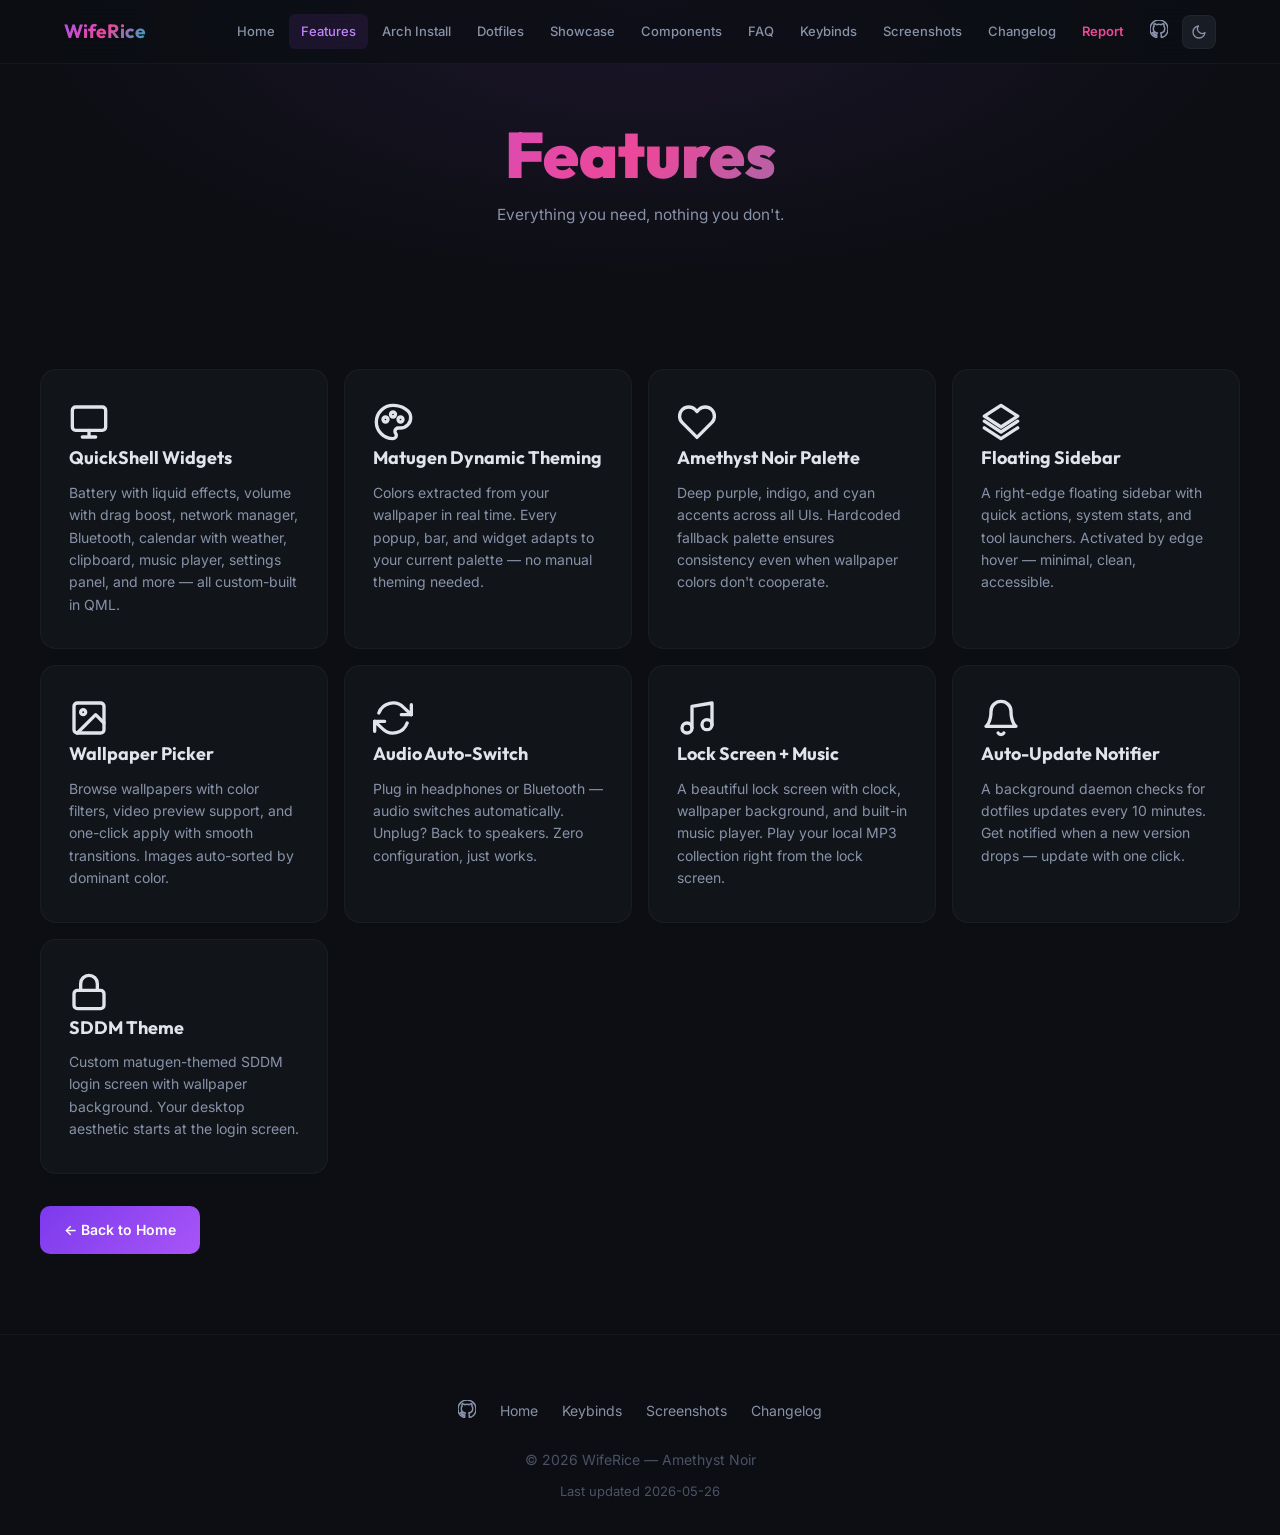
<file: features.html>
<!DOCTYPE html>
<html lang="en">
<head>
  <meta charset="UTF-8">
  <meta name="viewport" content="width=device-width, initial-scale=1.0, maximum-scale=1.0, user-scalable=no">
  <title>Features — WifeRice Dotfiles</title>
  <link rel="icon" type="image/svg+xml" href="data:image/svg+xml,%3Csvg xmlns='http://www.w3.org/2000/svg' viewBox='0 0 32 32'%3E%3Cdefs%3E%3ClinearGradient id='g' x1='0%25' y1='0%25' x2='100%25' y2='100%25'%3E%3Cstop offset='0%25' stop-color='%23a855f7'/%3E%3Cstop offset='100%25' stop-color='%2306b6d4'/%3E%3C/linearGradient%3E%3C/defs%3E%3Crect width='32' height='32' rx='8' fill='%2311151a'/%3E%3Ctext x='16' y='23' font-family='sans-serif' font-size='20' font-weight='bold' fill='url(%23g)' text-anchor='middle'%3EW%3C/text%3E%3C/svg%3E">
  <meta name="description" content="Explore all features of WifeRice — QuickShell widgets, Matugen dynamic theming, wallpaper picker, audio auto-switch, lock screen music player, and more.">
  <meta property="og:type" content="website">
  <meta property="og:url" content="https://github.com/eprahemi/WifeRice">
  <meta property="og:title" content="Features — WifeRice Dotfiles">
  <meta property="og:description" content="Explore all features of WifeRice — QuickShell widgets, Matugen dynamic theming, wallpaper picker, audio auto-switch, lock screen music player, and more.">
  <meta name="twitter:card" content="summary_large_image">
  <meta name="twitter:title" content="Features — WifeRice Dotfiles">
  <link rel="preconnect" href="https://fonts.googleapis.com">
  <link rel="preconnect" href="https://fonts.gstatic.com" crossorigin>
  <link href="https://fonts.googleapis.com/css2?family=Inter:wght@300;400;500;600;700;800;900&family=Outfit:wght@200;300;400;600;700;900&family=JetBrains+Mono:wght@400;500;700&display=swap" rel="stylesheet">
  <link rel="stylesheet" href="style.css">
</head>
<body>

<div id="scroll-progress"></div>

<nav>
  <div class="nav-inner">
    <a href="home.html" class="nav-logo">WifeRice</a>
    <div class="nav-links">
      <a href="home.html">Home</a>
      <a href="features.html" class="active">Features</a>
      <a href="install-arch.html">Arch Install</a>
      <a href="install-dots.html">Dotfiles</a>
      <a href="showcase.html">Showcase</a>
      <a href="components.html">Components</a>
      <a href="faq.html">FAQ</a>
      <a href="keybinds.html">Keybinds</a>
      <a href="screenshots.html">Screenshots</a>
      <a href="changelog.html">Changelog</a>
      <a href="report.html" style="color:var(--pink);font-weight:600;">Report</a>
      <a href="https://github.com/eprahemi/WifeRice" target="_blank" aria-label="GitHub"><span class="icon-svg" style="width:18px;height:18px;"><svg viewBox="0 0 24 24" fill="currentColor" stroke="none"><path d="M12 0c-6.626 0-12 5.373-12 12 0 5.302 3.438 9.8 8.207 11.387.599.111.793-.261.793-.577v-2.234c-3.338.726-4.033-1.416-4.033-1.416-.546-1.387-1.333-1.756-1.333-1.756-1.089-.745.083-.729.083-.729 1.205.084 1.839 1.237 1.839 1.237 1.07 1.834 2.807 1.304 3.492.997.107-.775.418-1.305.762-1.604-2.665-.305-5.467-1.334-5.467-5.931 0-1.311.469-2.381 1.236-3.221-.124-.303-.535-1.524.117-3.176 0 0 1.008-.322 3.301 1.23.957-.266 1.983-.399 3.003-.405 1.02.006 2.047.139 3.006.405 2.291-1.552 3.297-1.23 3.297-1.23.653 1.653.242 2.874.118 3.176.77.84 1.235 1.911 1.235 3.221 0 4.609-2.807 5.624-5.479 5.921.43.372.823 1.102.823 2.222v3.293c0 .319.192.694.801.576 4.765-1.589 8.199-6.086 8.199-11.386 0-6.627-5.373-12-12-12z"/></svg></span></a>
      <button class="theme-toggle" onclick="toggleTheme()" aria-label="Toggle theme"><span class="icon-svg" style="width:16px;height:16px;"><svg viewBox="0 0 24 24"><path d="M21 12.79A9 9 0 1111.21 3 7 7 0 0021 12.79z"/></svg></span></button>
    </div>
    <button class="nav-hamburger" onclick="this.parentElement.querySelector('.nav-links').classList.toggle('open')" aria-label="Menu">
      <span></span><span></span><span></span>
    </button>
  </div>
</nav>

<section class="hero-mini">
  <h1>Features</h1>
  <p>Everything you need, nothing you don't.</p>
</section>

<section>
  <div class="container">
    <div class="features-grid">

      <div class="feature-card fade-in">
        <span class="icon-svg icon-only"><svg viewBox="0 0 24 24"><rect x="2" y="3" width="20" height="14" rx="2"/><path d="M8 21h8M12 17v4"/></svg></span>
        <h3>QuickShell Widgets</h3>
        <p>Battery with liquid effects, volume with drag boost, network manager, Bluetooth, calendar with weather, clipboard, music player, settings panel, and more — all custom-built in QML.</p>
      </div>

      <div class="feature-card fade-in">
        <span class="icon-svg icon-only"><svg viewBox="0 0 24 24"><path d="M12 2C6.49 2 2 6.49 2 12s4.49 10 10 10c1.1 0 2-.9 2-2 0-.46-.16-.86-.42-1.18-.26-.32-.42-.74-.42-1.2 0-1.1.9-2 2-2h1.17c3.73 0 6.67-3.13 6.25-6.87C22.4 5.33 17.66 2 12 2z"/><circle cx="7.5" cy="10.5" r="1.5"/><circle cx="12" cy="7.5" r="1.5"/><circle cx="16.5" cy="10.5" r="1.5"/></svg></span>
        <h3>Matugen Dynamic Theming</h3>
        <p>Colors extracted from your wallpaper in real time. Every popup, bar, and widget adapts to your current palette — no manual theming needed.</p>
      </div>

      <div class="feature-card fade-in">
        <span class="icon-svg icon-only"><svg viewBox="0 0 24 24"><path d="M20.84 4.61a5.5 5.5 0 00-7.78 0L12 5.67l-1.06-1.06a5.5 5.5 0 00-7.78 7.78l1.06 1.06L12 21.23l7.78-7.78 1.06-1.06a5.5 5.5 0 000-7.78z"/></svg></span>
        <h3>Amethyst Noir Palette</h3>
        <p>Deep purple, indigo, and cyan accents across all UIs. Hardcoded fallback palette ensures consistency even when wallpaper colors don't cooperate.</p>
      </div>

      <div class="feature-card fade-in">
        <span class="icon-svg icon-only"><svg viewBox="0 0 24 24"><polygon points="12 2 22 8.5 12 15 2 8.5"/><polyline points="2 15.5 12 22 22 15.5"/><polyline points="2 11.5 12 18 22 11.5"/></svg></span>
        <h3>Floating Sidebar</h3>
        <p>A right-edge floating sidebar with quick actions, system stats, and tool launchers. Activated by edge hover — minimal, clean, accessible.</p>
      </div>

      <div class="feature-card fade-in">
        <span class="icon-svg icon-only"><svg viewBox="0 0 24 24"><rect x="3" y="3" width="18" height="18" rx="2"/><circle cx="8.5" cy="8.5" r="1.5"/><path d="M21 15l-5-5L5 21"/></svg></span>
        <h3>Wallpaper Picker</h3>
        <p>Browse wallpapers with color filters, video preview support, and one-click apply with smooth transitions. Images auto-sorted by dominant color.</p>
      </div>

      <div class="feature-card fade-in">
        <span class="icon-svg icon-only"><svg viewBox="0 0 24 24"><polyline points="23 4 23 10 17 10"/><polyline points="1 20 1 14 7 14"/><path d="M3.51 9a9 9 0 0114.85-3.36L23 10M1 14l4.64 4.36A9 9 0 0020.49 15"/></svg></span>
        <h3>Audio Auto-Switch</h3>
        <p>Plug in headphones or Bluetooth — audio switches automatically. Unplug? Back to speakers. Zero configuration, just works.</p>
      </div>

      <div class="feature-card fade-in">
        <span class="icon-svg icon-only"><svg viewBox="0 0 24 24"><path d="M9 18V5l12-2v13"/><circle cx="6" cy="18" r="3"/><circle cx="18" cy="16" r="3"/></svg></span>
        <h3>Lock Screen + Music</h3>
        <p>A beautiful lock screen with clock, wallpaper background, and built-in music player. Play your local MP3 collection right from the lock screen.</p>
      </div>

      <div class="feature-card fade-in">
        <span class="icon-svg icon-only"><svg viewBox="0 0 24 24"><path d="M18 8A6 6 0 006 8c0 7-3 9-3 9h18s-3-2-3-9"/><path d="M13.73 21a2 2 0 01-3.46 0"/></svg></span>
        <h3>Auto-Update Notifier</h3>
        <p>A background daemon checks for dotfiles updates every 10 minutes. Get notified when a new version drops — update with one click.</p>
      </div>

      <div class="feature-card fade-in">
        <span class="icon-svg icon-only"><svg viewBox="0 0 24 24"><rect x="3" y="11" width="18" height="11" rx="2"/><path d="M7 11V7a5 5 0 0110 0v4"/></svg></span>
        <h3>SDDM Theme</h3>
        <p>Custom matugen-themed SDDM login screen with wallpaper background. Your desktop aesthetic starts at the login screen.</p>
      </div>

    </div>

    <a href="home.html" class="section-link">&larr; Back to Home</a>
  </div>
</section>

<footer>
  <div class="footer-links">
    <a href="https://github.com/eprahemi/WifeRice" target="_blank" aria-label="GitHub"><span class="icon-svg" style="width:18px;height:18px;"><svg viewBox="0 0 24 24" fill="currentColor" stroke="none"><path d="M12 0c-6.626 0-12 5.373-12 12 0 5.302 3.438 9.8 8.207 11.387.599.111.793-.261.793-.577v-2.234c-3.338.726-4.033-1.416-4.033-1.416-.546-1.387-1.333-1.756-1.333-1.756-1.089-.745.083-.729.083-.729 1.205.084 1.839 1.237 1.839 1.237 1.07 1.834 2.807 1.304 3.492.997.107-.775.418-1.305.762-1.604-2.665-.305-5.467-1.334-5.467-5.931 0-1.311.469-2.381 1.236-3.221-.124-.303-.535-1.524.117-3.176 0 0 1.008-.322 3.301 1.23.957-.266 1.983-.399 3.003-.405 1.02.006 2.047.139 3.006.405 2.291-1.552 3.297-1.23 3.297-1.23.653 1.653.242 2.874.118 3.176.77.84 1.235 1.911 1.235 3.221 0 4.609-2.807 5.624-5.479 5.921.43.372.823 1.102.823 2.222v3.293c0 .319.192.694.801.576 4.765-1.589 8.199-6.086 8.199-11.386 0-6.627-5.373-12-12-12z"/></svg></span></a>
    <a href="home.html">Home</a>
    <a href="keybinds.html">Keybinds</a>
    <a href="screenshots.html">Screenshots</a>
    <a href="changelog.html">Changelog</a>
  </div>
  <p>&copy; 2026 WifeRice &mdash; Amethyst Noir</p>
  <p style="margin-top:8px;font-size:13px;color:var(--text3);">Last updated <span id="last-updated">2026-05-26</span></p>
</footer>

<script>
const progress = document.getElementById('scroll-progress');
window.addEventListener('scroll', () => {
  const h = document.documentElement.scrollHeight - window.innerHeight;
  progress.style.width = h > 0 ? (window.scrollY / h * 100) + '%' : '0%';
});

const observer = new IntersectionObserver(entries => {
  entries.forEach(e => { if(e.isIntersecting) { e.target.classList.add('visible'); observer.unobserve(e.target); } });
}, { threshold:.1 });
document.querySelectorAll('.fade-in').forEach(el => observer.observe(el));

function toggleTheme() {
  const html = document.documentElement;
  const cur = html.getAttribute('data-theme');
  html.setAttribute('data-theme', cur === 'light' ? 'dark' : 'light');
  localStorage.setItem('theme', html.getAttribute('data-theme'));
}
const saved = localStorage.getItem('theme');
if(saved) document.documentElement.setAttribute('data-theme', saved);
</script>
</body>
</html>
</file>
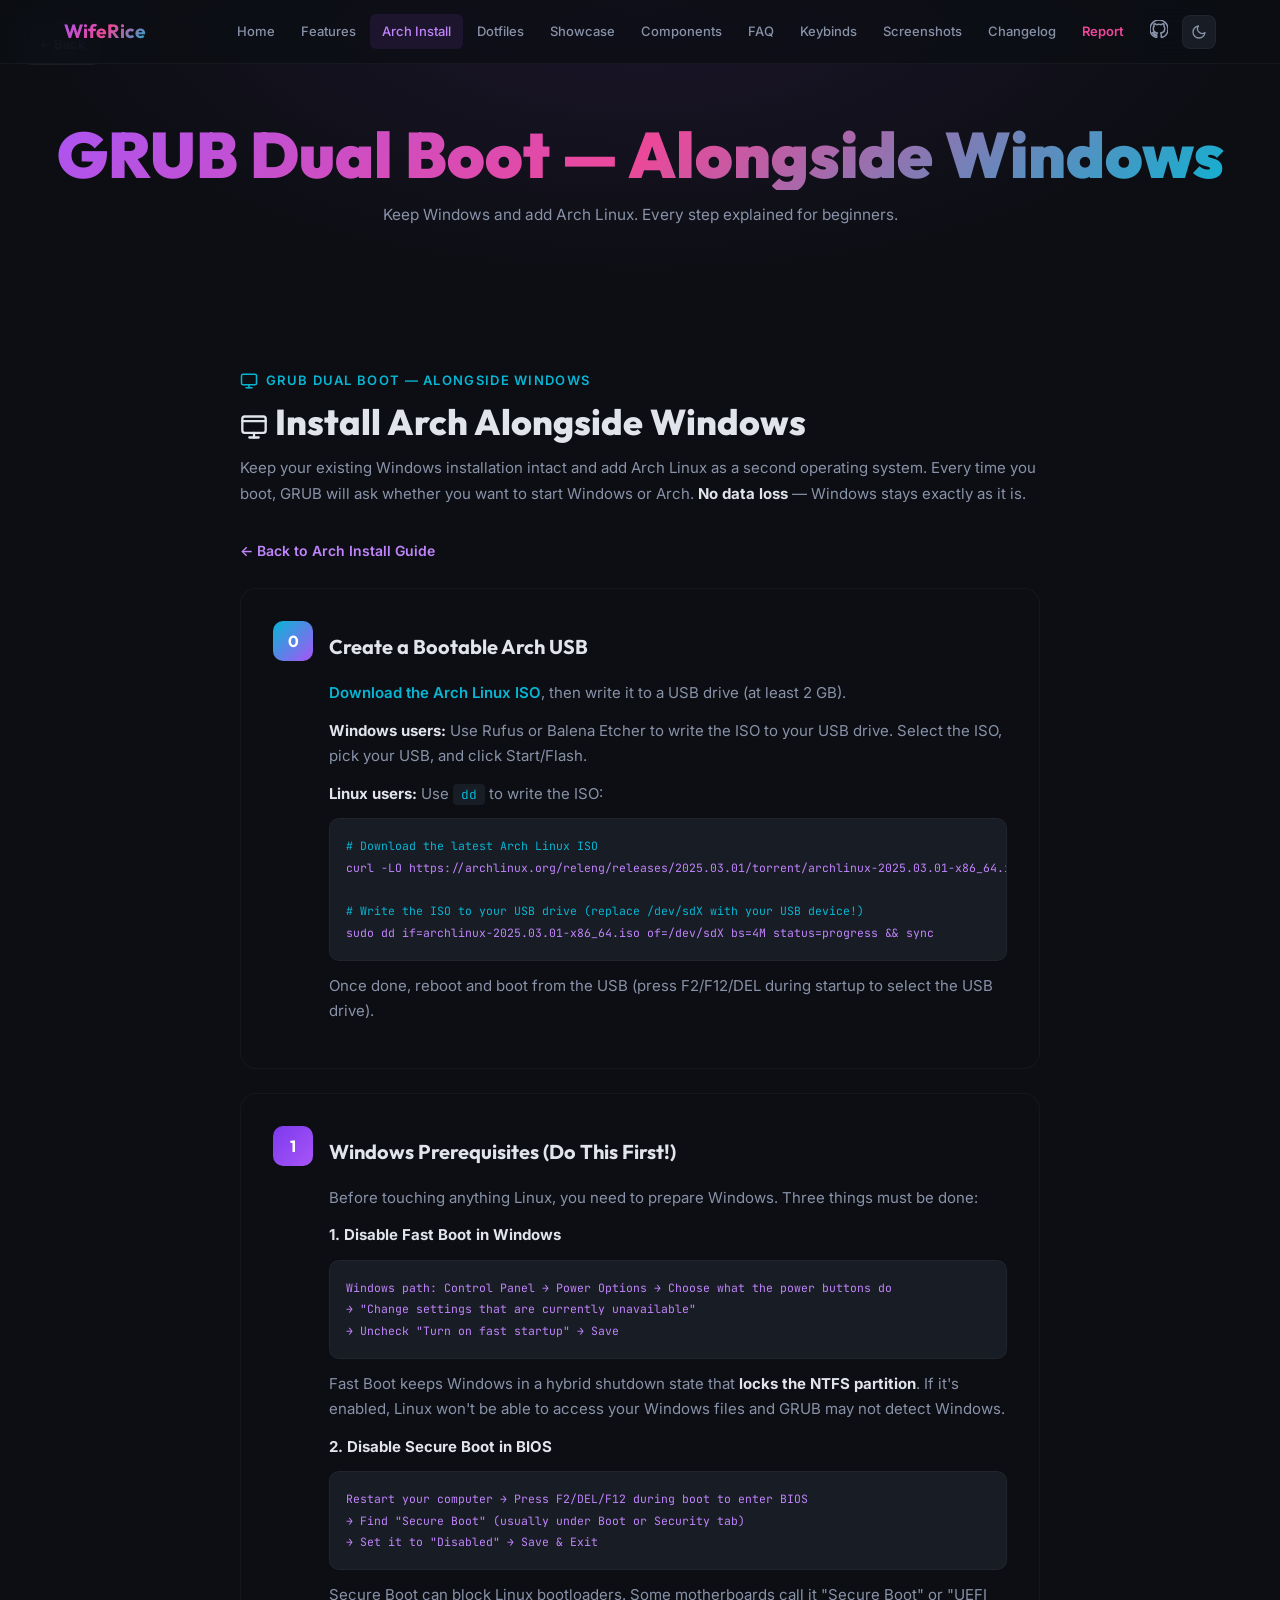
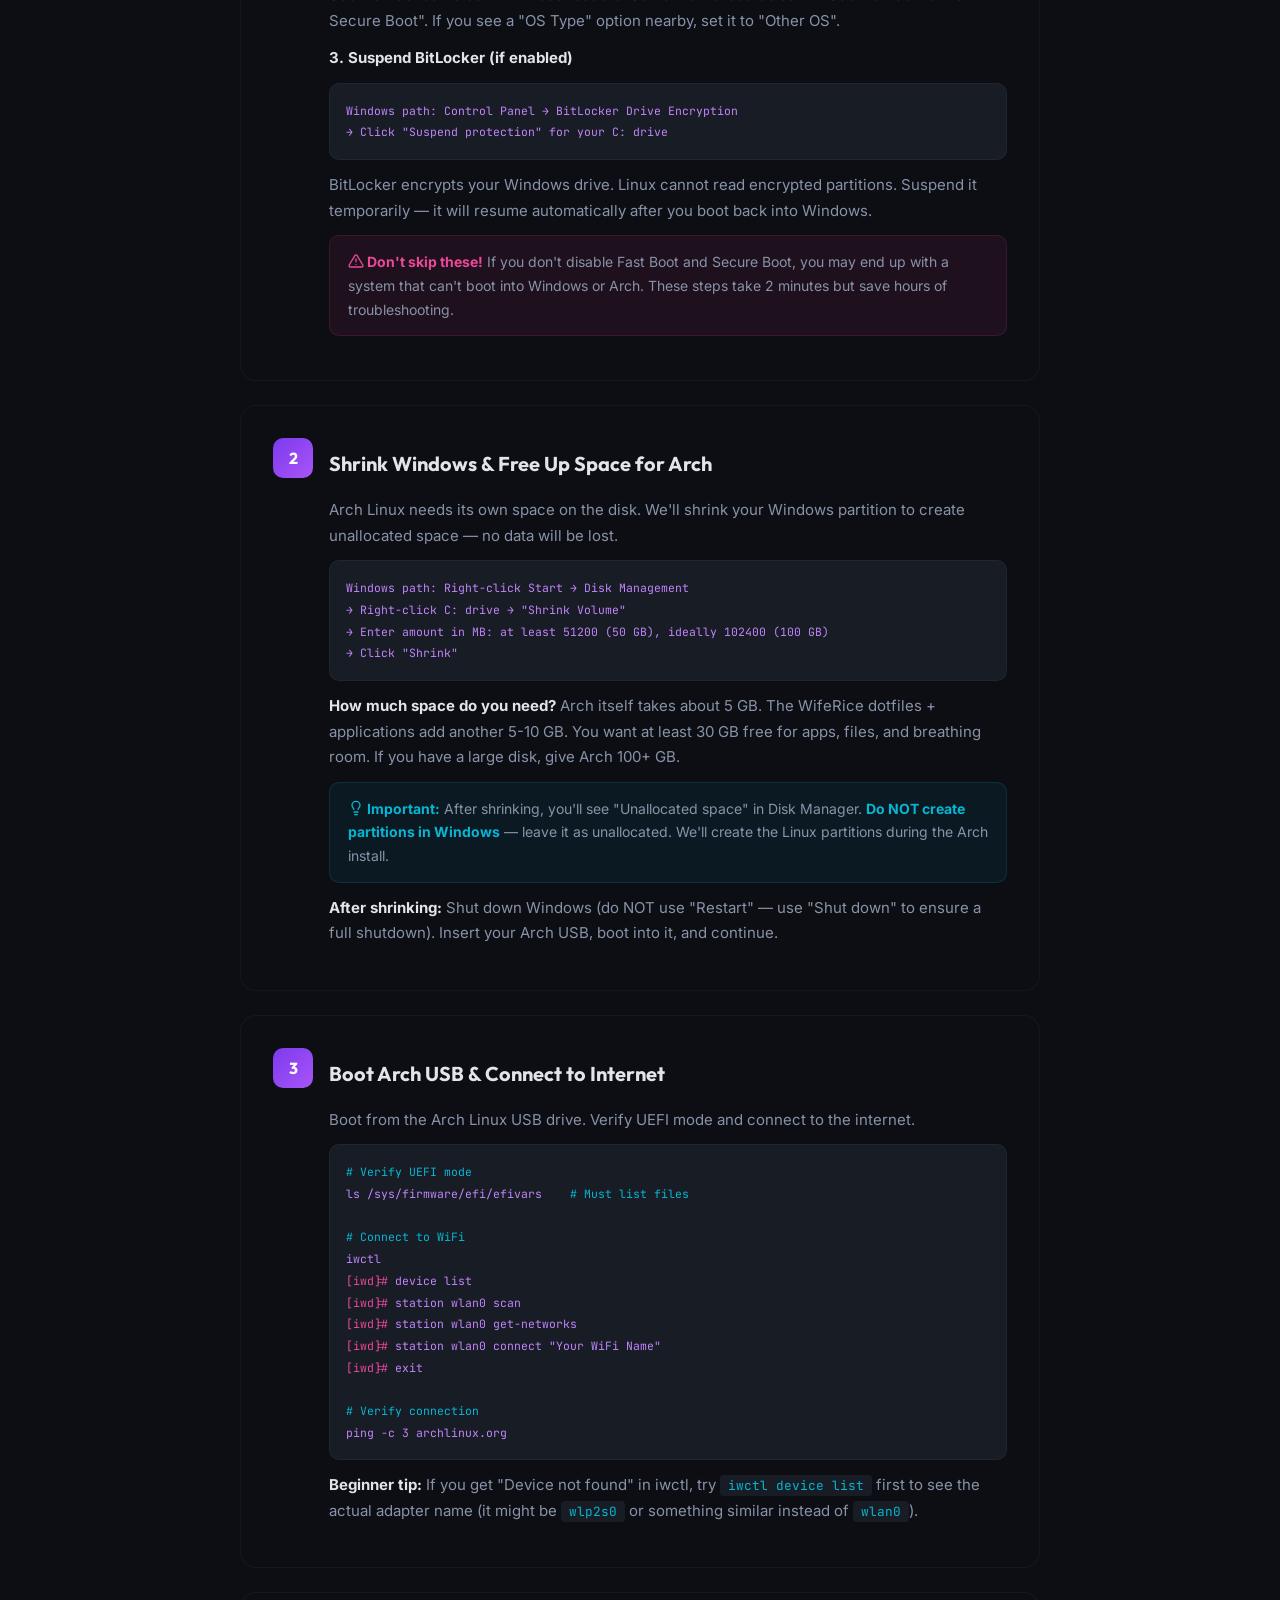
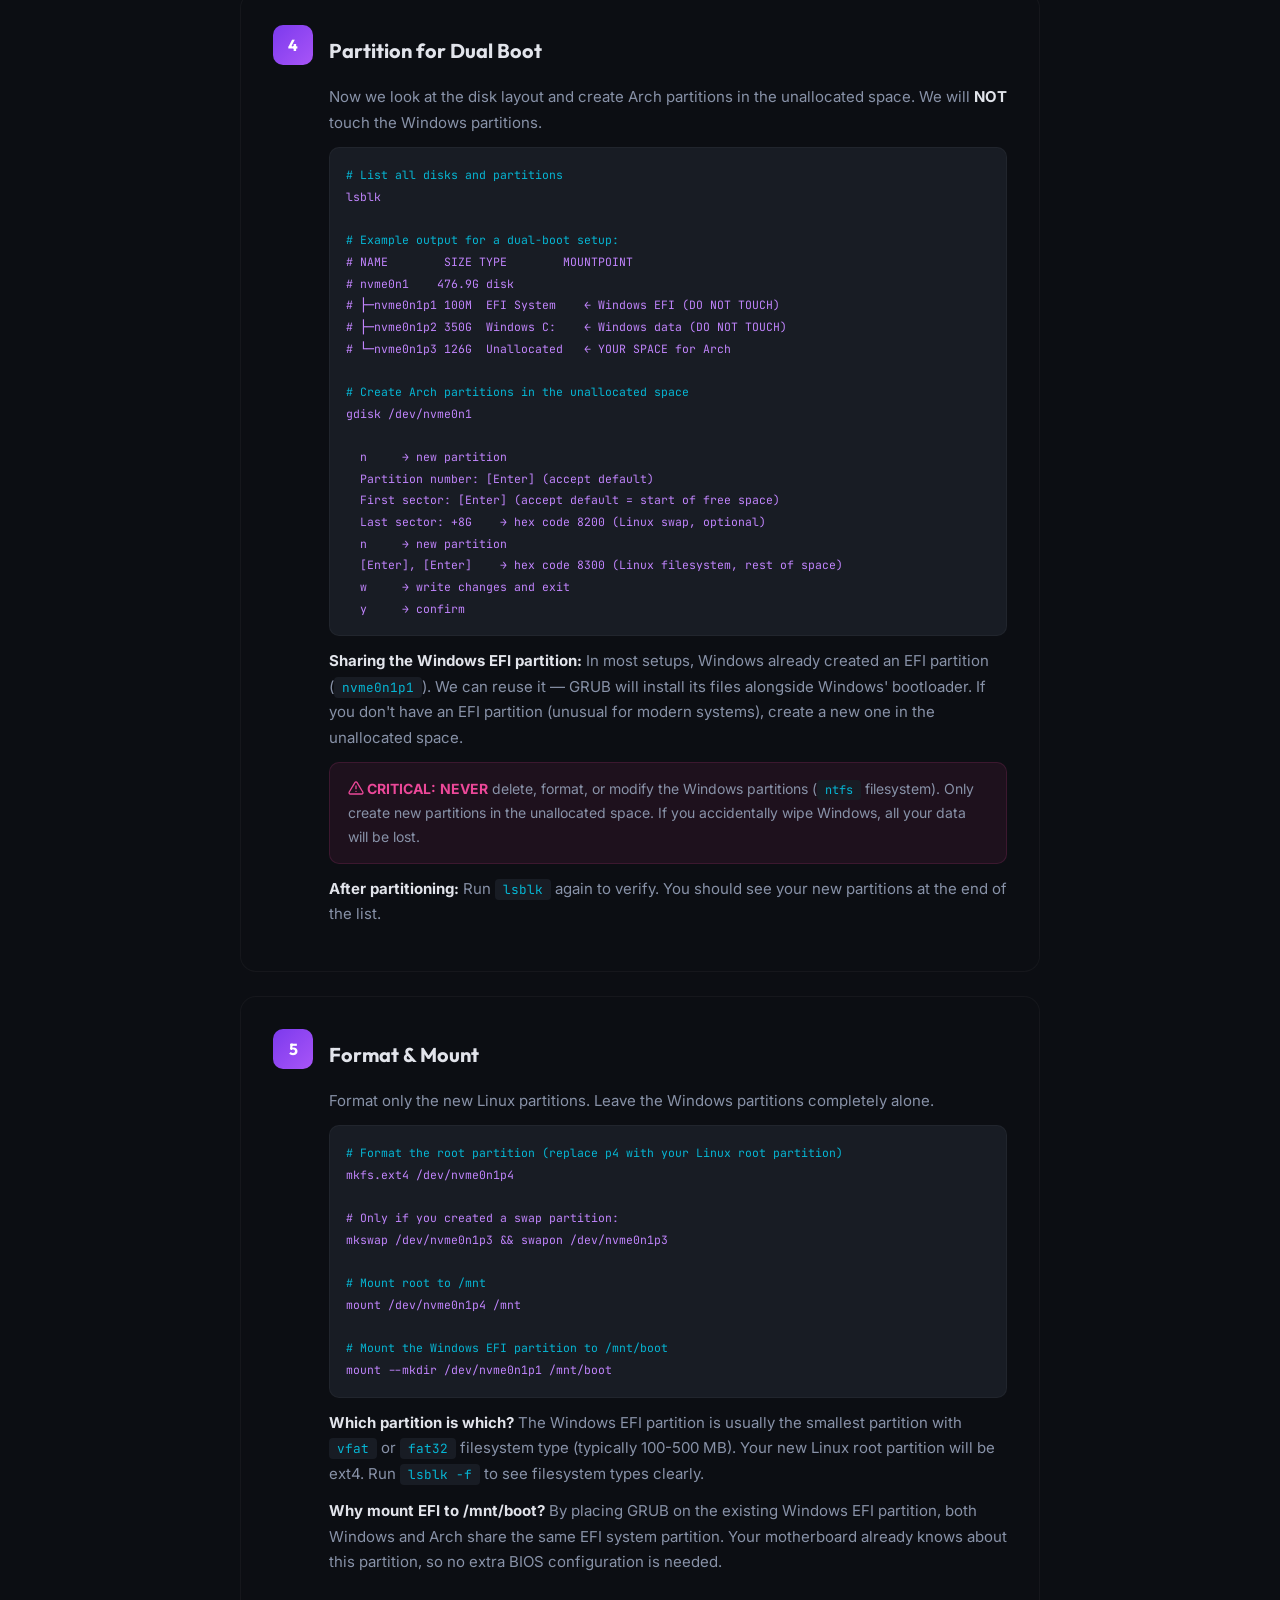
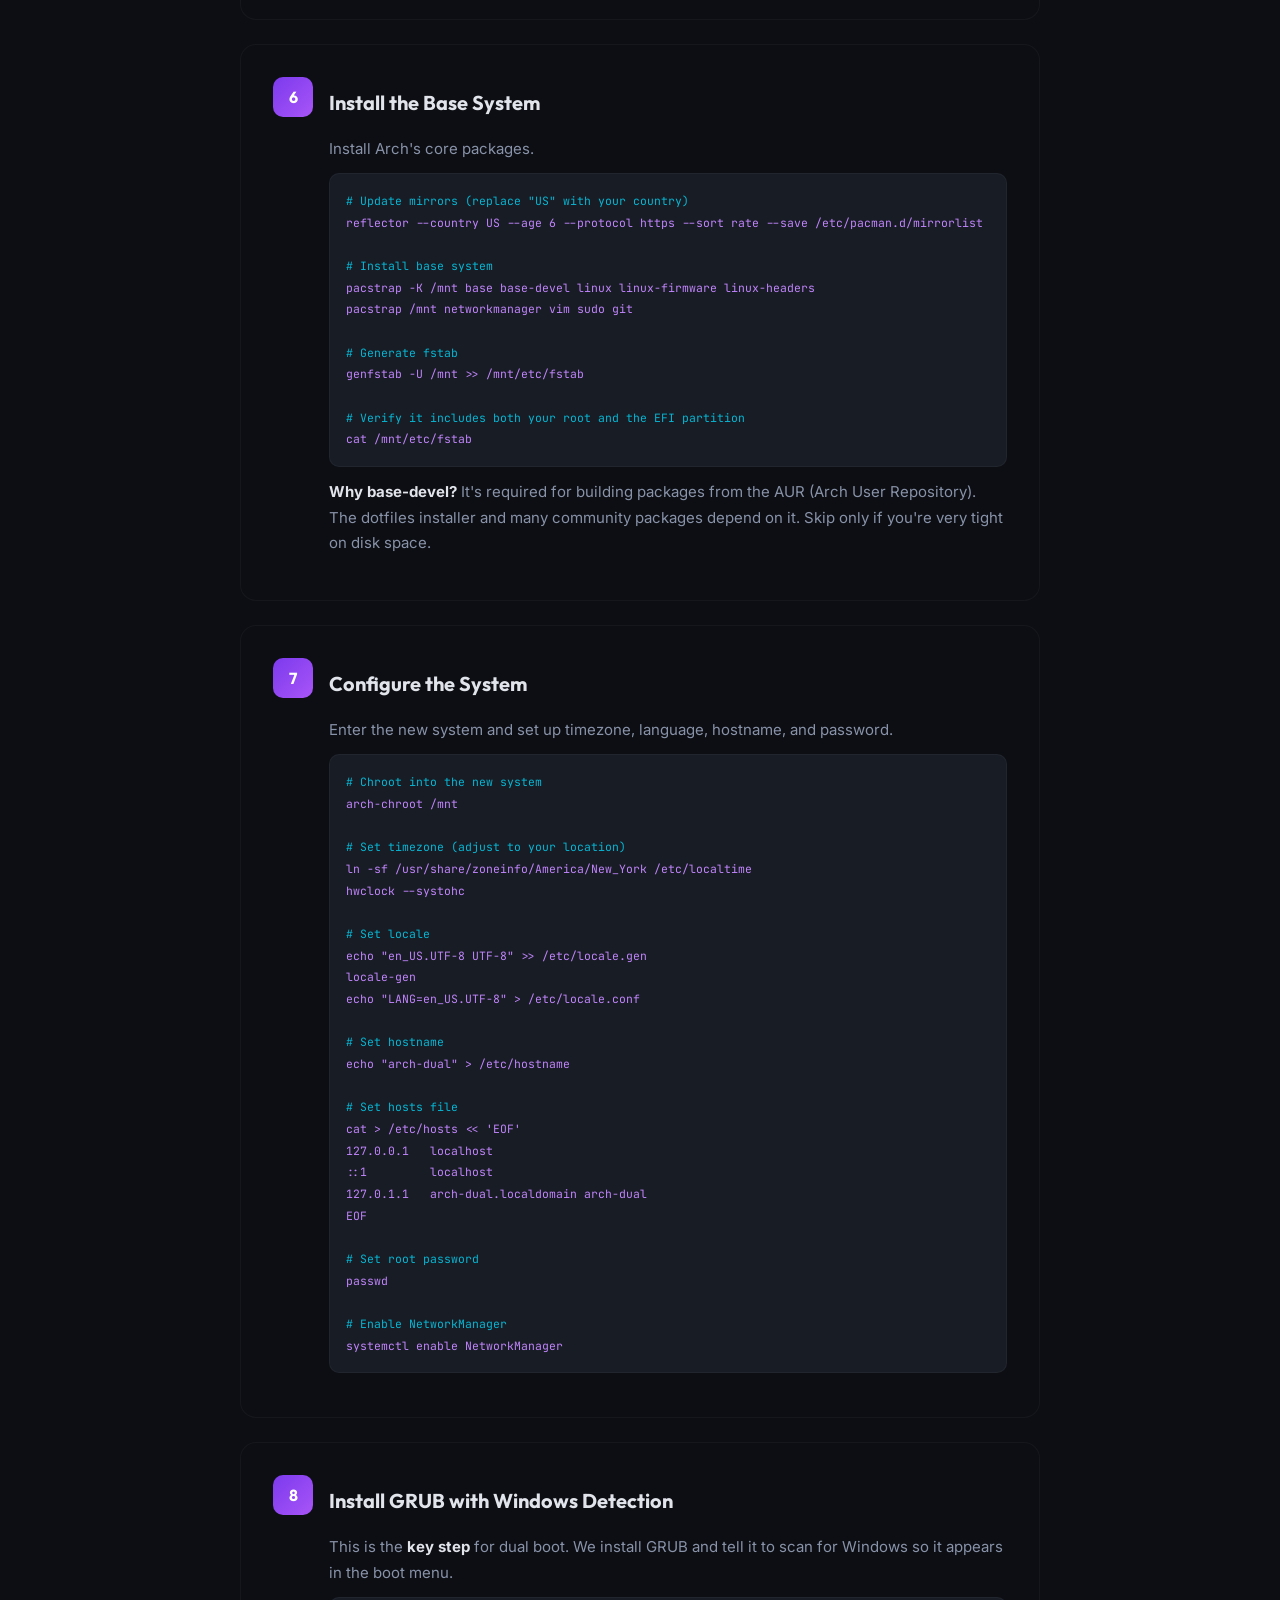
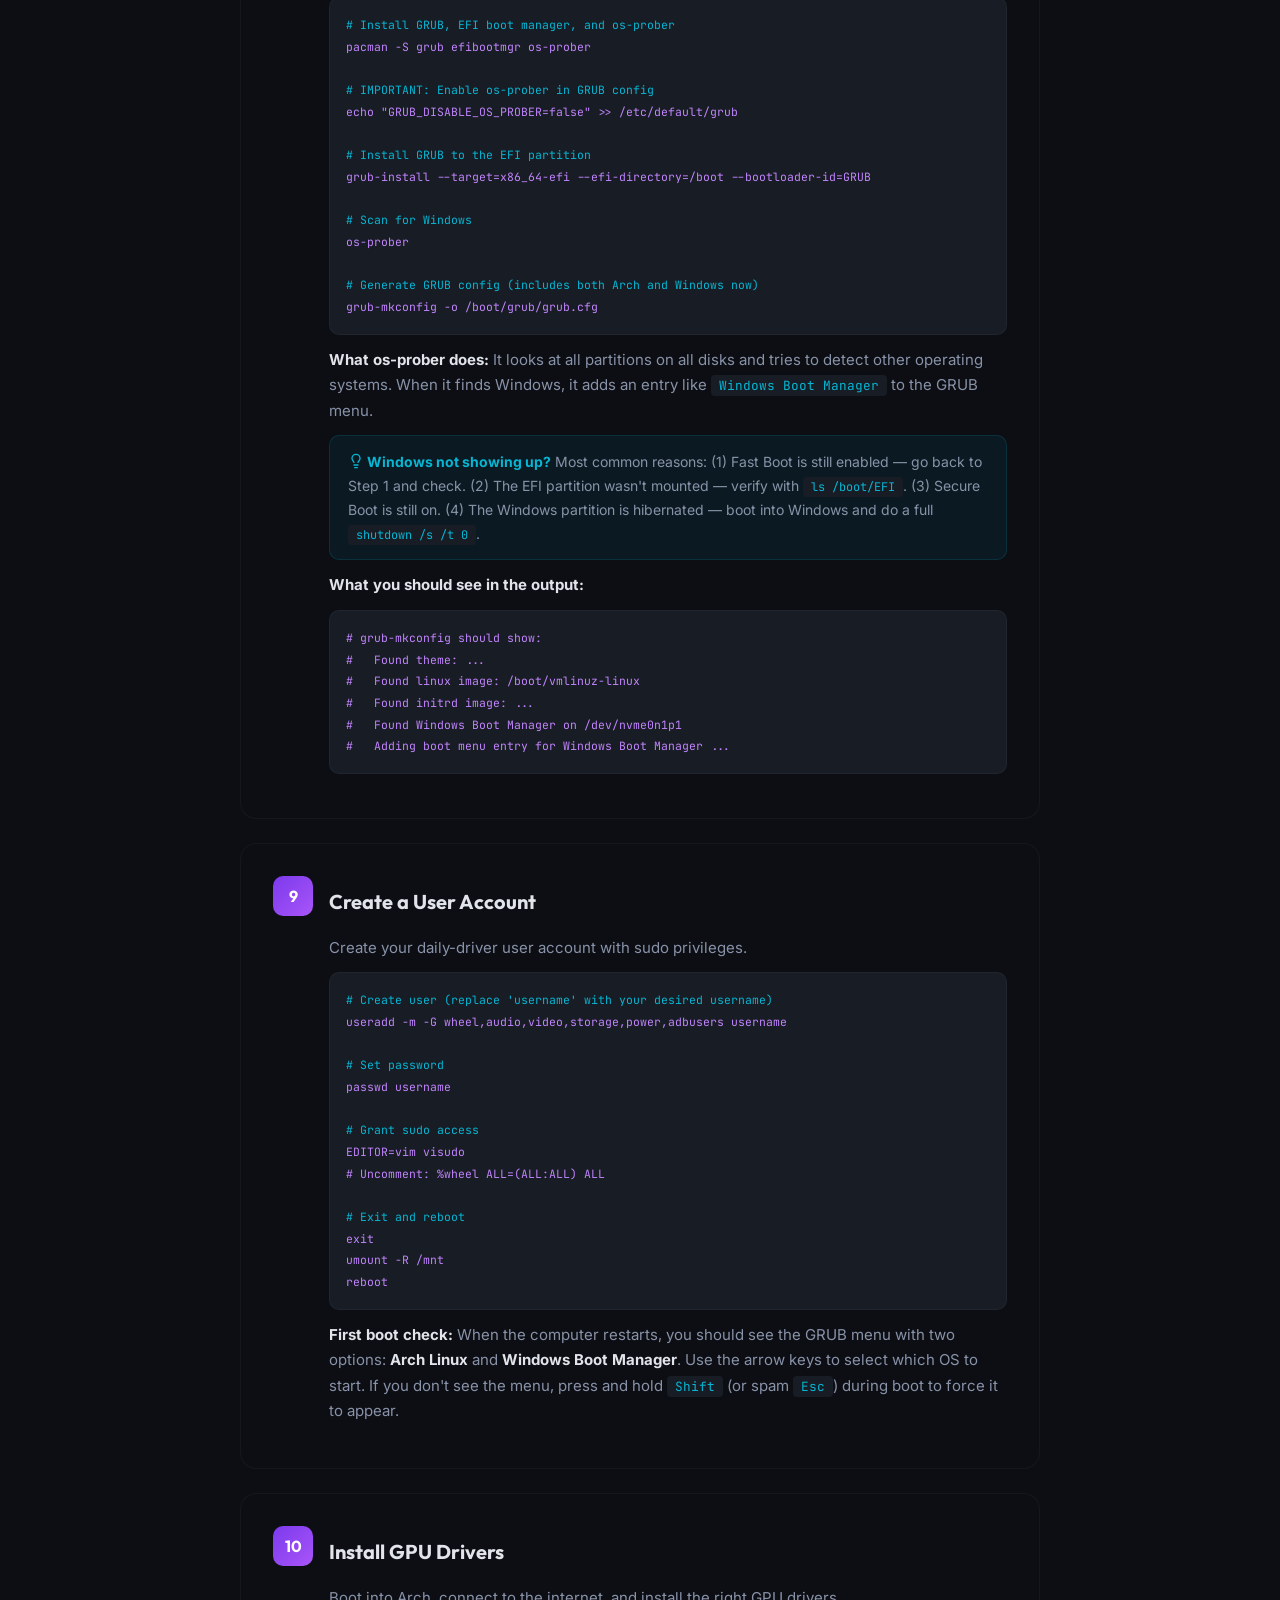
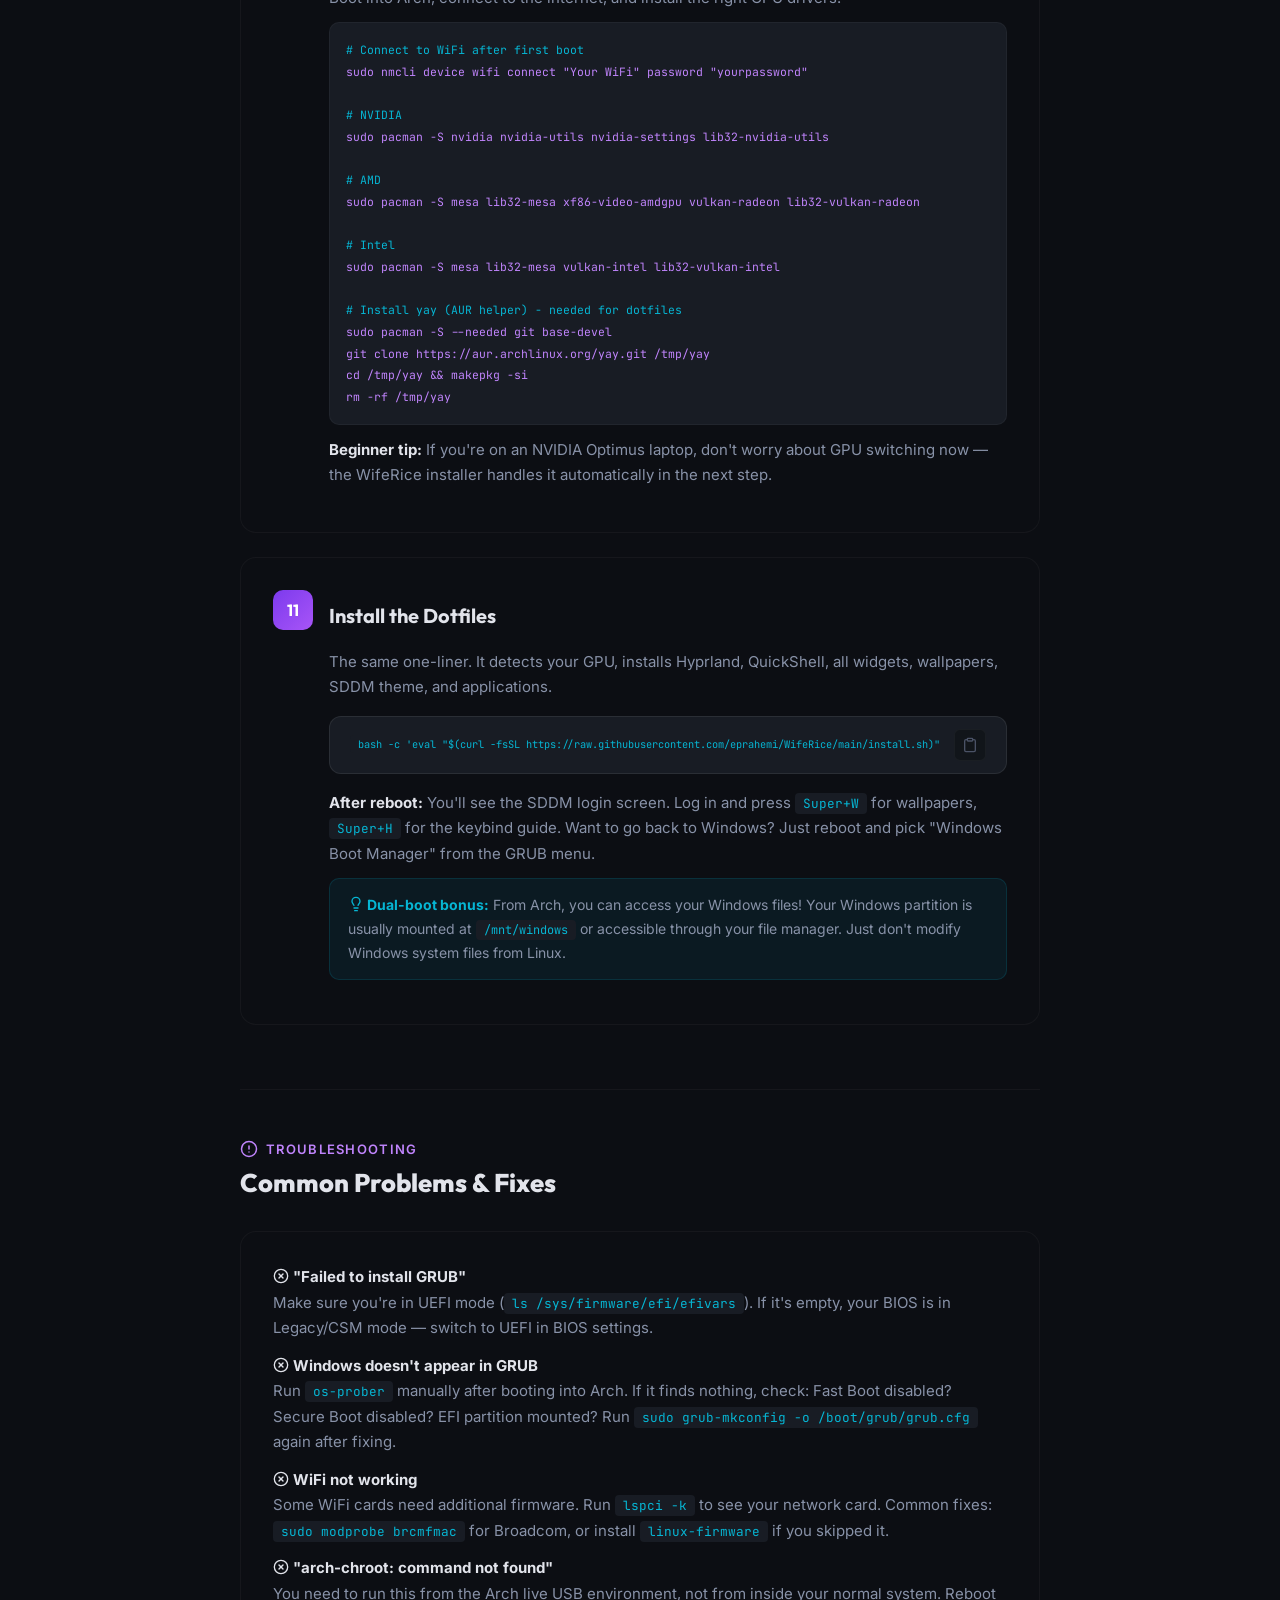
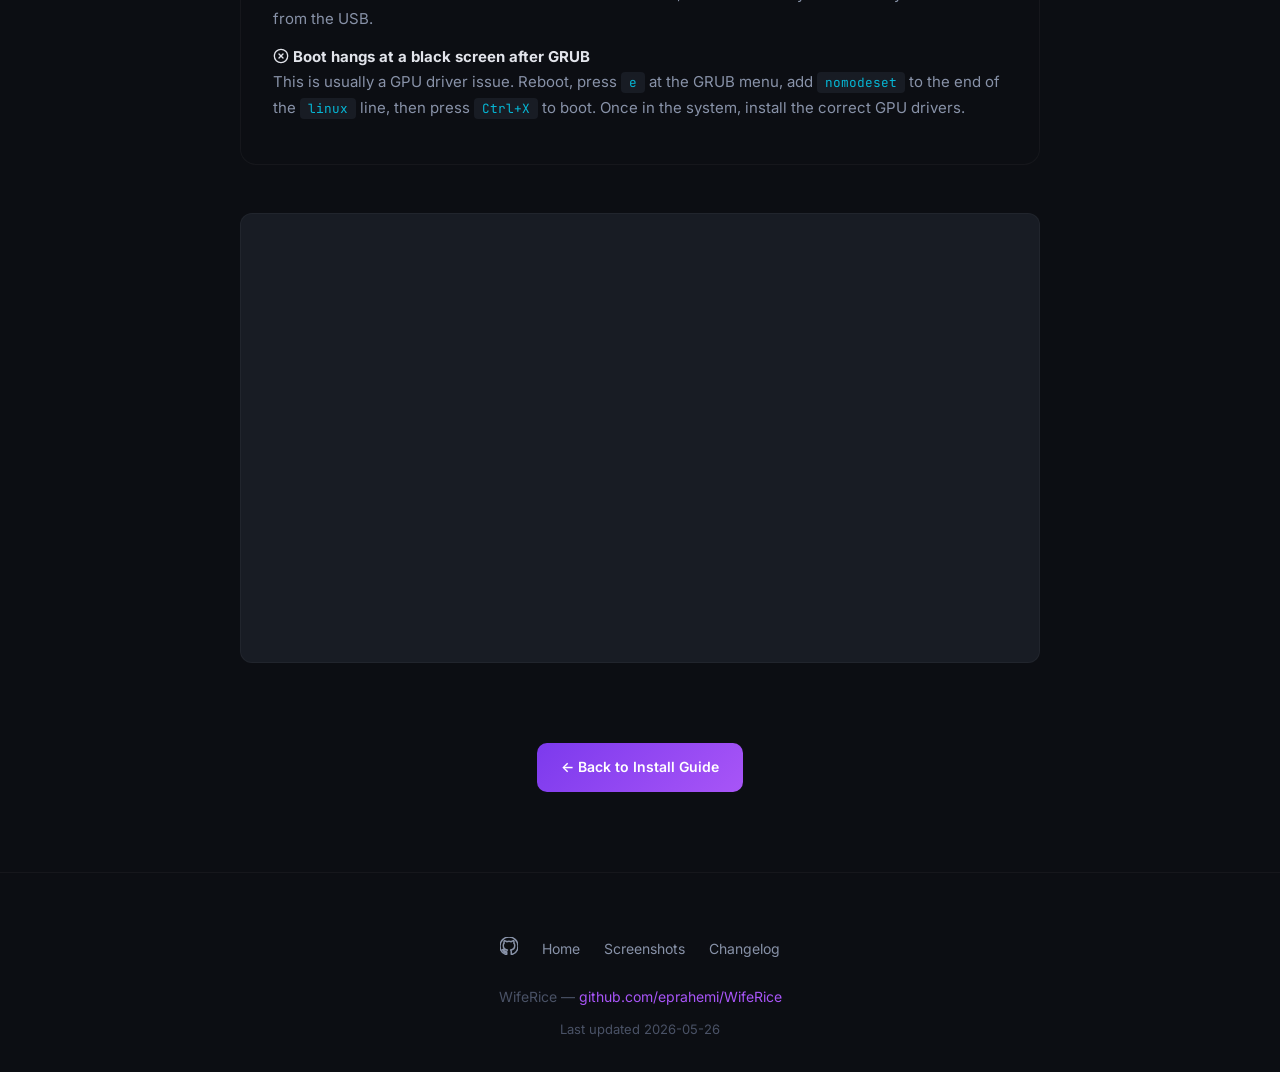
<file: install-arch-dualboot.html>
<!DOCTYPE html>
<html lang="en">
<head>
  <meta charset="UTF-8">
  <meta name="viewport" content="width=device-width, initial-scale=1.0, maximum-scale=1.0, user-scalable=no">
  <title>GRUB Dual Boot — Arch Linux Guide — WifeRice</title>
  <link rel="icon" type="image/svg+xml" href="data:image/svg+xml,%3Csvg xmlns='http://www.w3.org/2000/svg' viewBox='0 0 32 32'%3E%3Cdefs%3E%3ClinearGradient id='g' x1='0%25' y1='0%25' x2='100%25' y2='100%25'%3E%3Cstop offset='0%25' stop-color='%23a855f7'/%3E%3Cstop offset='100%25' stop-color='%2306b6d4'/%3E%3C/linearGradient%3E%3C/defs%3E%3Crect width='32' height='32' rx='8' fill='%2311151a'/%3E%3Ctext x='16' y='23' font-family='sans-serif' font-size='20' font-weight='bold' fill='url(%23g)' text-anchor='middle'%3EW%3C/text%3E%3C/svg%3E">
  <meta name="description" content="Dual-boot Arch Linux alongside Windows with GRUB. Full step-by-step guide with Windows prerequisites, os-prober setup, and troubleshooting.">
  <meta property="og:type" content="website">
  <meta property="og:url" content="https://github.com/eprahemi/WifeRice">
  <meta property="og:title" content="GRUB Dual Boot — Arch Linux Guide — WifeRice">
  <meta property="og:description" content="Dual-boot Arch Linux alongside Windows with GRUB. Full step-by-step guide with Windows prerequisites, os-prober setup, and troubleshooting.">
  <meta name="twitter:card" content="summary_large_image">
  <meta name="twitter:title" content="GRUB Dual Boot — Arch Linux Guide — WifeRice">
  <link rel="preconnect" href="https://fonts.googleapis.com">
  <link rel="preconnect" href="https://fonts.gstatic.com" crossorigin>
  <link href="https://fonts.googleapis.com/css2?family=Inter:wght@300;400;500;600;700;800;900&family=Outfit:wght@200;300;400;600;700;900&family=JetBrains+Mono:wght@400;500;700&display=swap" rel="stylesheet">
  <link rel="stylesheet" href="style.css">
  <style>
    .back-link { display:inline-flex; align-items:center; gap:6px; font-size:14px; font-weight:600; color:var(--mauve); transition:gap .3s; }
    .back-link:hover { gap:12px; }
    .back-link-pill { display:inline-flex; align-items:center; gap:6px; font-size:13px; font-weight:600; color:var(--mauve); background:var(--bg2); padding:8px 14px; border-radius:8px; border:1px solid var(--border); transition:gap .3s; }
    .back-link-pill:hover { gap:12px; }
    .section-header { margin-bottom:32px; }
    .section-header .label { display:inline-flex; align-items:center; gap:8px; font-size:13px; font-weight:600; text-transform:uppercase; letter-spacing:.1em; margin-bottom:8px; }
    .section-header .label.dual { color:var(--cyan); }
    .section-header h2 { font-family:var(--display); font-size:clamp(24px,2.8vw,36px); font-weight:800; margin-bottom:12px; line-height:1.2; color:var(--text); }
    .section-header p { color:var(--text2); font-size:15px; line-height:1.7; }
    .tip-box { background:rgba(6,182,212,.08); border:1px solid rgba(6,182,212,.15); border-radius:10px; padding:14px 18px; margin:12px 0; font-size:14px; }
    .tip-box strong { color:var(--cyan); }
    .warn-box { background:rgba(236,72,153,.08); border:1px solid rgba(236,72,153,.15); border-radius:10px; padding:14px 18px; margin:12px 0; font-size:14px; }
    .warn-box strong { color:var(--pink); }
    .dl-link { color:var(--cyan); font-weight:600; text-decoration:none; transition:text-decoration .2s; }
    .dl-link:hover { text-decoration:underline; }
  </style>
</head>
<body>

<div id="scroll-progress"></div>

<nav>
  <div class="nav-inner">
    <a href="home.html" class="nav-logo">WifeRice</a>
    <div class="nav-links">
      <a href="home.html">Home</a>
      <a href="features.html">Features</a>
      <a href="install-arch.html" class="active">Arch Install</a>
      <a href="install-dots.html">Dotfiles</a>
      <a href="showcase.html">Showcase</a>
      <a href="components.html">Components</a>
      <a href="faq.html">FAQ</a>
      <a href="keybinds.html">Keybinds</a>
      <a href="screenshots.html">Screenshots</a>
      <a href="changelog.html">Changelog</a>
      <a href="report.html" style="color:var(--pink);font-weight:600;">Report</a>
      <a href="https://github.com/eprahemi/WifeRice" target="_blank" aria-label="GitHub"><span class="icon-svg" style="width:18px;height:18px;"><svg viewBox="0 0 24 24" fill="currentColor" stroke="none"><path d="M12 0c-6.626 0-12 5.373-12 12 0 5.302 3.438 9.8 8.207 11.387.599.111.793-.261.793-.577v-2.234c-3.338.726-4.033-1.416-4.033-1.416-.546-1.387-1.333-1.756-1.333-1.756-1.089-.745.083-.729.083-.729 1.205.084 1.839 1.237 1.839 1.237 1.07 1.834 2.807 1.304 3.492.997.107-.775.418-1.305.762-1.604-2.665-.305-5.467-1.334-5.467-5.931 0-1.311.469-2.381 1.236-3.221-.124-.303-.535-1.524.117-3.176 0 0 1.008-.322 3.301 1.23.957-.266 1.983-.399 3.003-.405 1.02.006 2.047.139 3.006.405 2.291-1.552 3.297-1.23 3.297-1.23.653 1.653.242 2.874.118 3.176.77.84 1.235 1.911 1.235 3.221 0 4.609-2.807 5.624-5.479 5.921.43.372.823 1.102.823 2.222v3.293c0 .319.192.694.801.576 4.765-1.589 8.199-6.086 8.199-11.386 0-6.627-5.373-12-12-12z"/></svg></span></a>
      <button class="theme-toggle" onclick="toggleTheme()" aria-label="Toggle theme"><span class="icon-svg" style="width:16px;height:16px;"><svg viewBox="0 0 24 24"><path d="M21 12.79A9 9 0 1111.21 3 7 7 0 0021 12.79z"/></svg></span></button>
    </div>
    <button class="nav-hamburger" onclick="this.parentElement.querySelector('.nav-links').classList.toggle('open')" aria-label="Menu">
      <span></span><span></span><span></span>
    </button>
  </div>
</nav>

<section class="hero-mini">
  <div style="position:absolute;top:24px;left:24px;z-index:10;">
    <a href="install-arch.html" class="back-link-pill">&larr; Back</a>
  </div>
  <h1>GRUB Dual Boot &mdash; Alongside Windows</h1>
  <p>Keep Windows and add Arch Linux. Every step explained for beginners.</p>
</section>

<section>
  <div class="container narrow">

    <div class="section-header">
      <div class="label dual">
        <svg width="18" height="18" viewBox="0 0 24 24" fill="none" stroke="currentColor" stroke-width="2" stroke-linecap="round" stroke-linejoin="round"><rect x="2" y="3" width="20" height="14" rx="2"/><path d="M8 21h8"/><path d="M12 17v4"/></svg>
        GRUB Dual Boot — Alongside Windows
      </div>
      <h2><span class="icon-svg" style="width:28px;height:28px;vertical-align:-6px;"><svg viewBox="0 0 24 24" fill="none" stroke="currentColor" stroke-width="1.5" stroke-linecap="round" stroke-linejoin="round"><rect x="2" y="3" width="20" height="14" rx="2"/><path d="M8 21h8"/><path d="M12 17v4"/><path d="M2 7h20"/></svg></span> Install Arch Alongside Windows</h2>
      <p>Keep your existing Windows installation intact and add Arch Linux as a second operating system. Every time you boot, GRUB will ask whether you want to start Windows or Arch. <strong>No data loss</strong> &mdash; Windows stays exactly as it is.</p>
    </div>

    <div style="margin-bottom:24px;">
      <a href="install-arch.html" class="back-link">&larr; Back to Arch Install Guide</a>
    </div>

    <div class="install-steps">

      <div class="install-step fade-in" id="db-0">
        <div class="install-step-header">
          <div class="install-step-num" style="background:linear-gradient(135deg,#06b6d4,#a855f7);">0</div>
          <div class="install-step-title">Create a Bootable Arch USB</div>
        </div>
        <div class="install-step-body">
          <p><a href="https://archlinux.org/download/" target="_blank" class="dl-link">Download the Arch Linux ISO</a>, then write it to a USB drive (at least 2 GB).</p>
          <p><strong>Windows users:</strong> Use <a href="https://rufus.ie/" target="_blank">Rufus</a> or <a href="https://etcher.balena.io/" target="_blank">Balena Etcher</a> to write the ISO to your USB drive. Select the ISO, pick your USB, and click Start/Flash.</p>
          <p><strong>Linux users:</strong> Use <code>dd</code> to write the ISO:</p>
          <pre><code><span class="hl"># Download the latest Arch Linux ISO</span>
curl -LO https://archlinux.org/releng/releases/2025.03.01/torrent/archlinux-2025.03.01-x86_64.iso.torrent

<span class="hl"># Write the ISO to your USB drive (replace /dev/sdX with your USB device!)</span>
sudo dd if=archlinux-2025.03.01-x86_64.iso of=/dev/sdX bs=4M status=progress && sync</code></pre>
          <p>Once done, reboot and boot from the USB (press F2/F12/DEL during startup to select the USB drive).</p>
        </div>
      </div>

      <div class="install-step fade-in" id="db-1">
        <div class="install-step-header">
          <div class="install-step-num">1</div>
          <div class="install-step-title">Windows Prerequisites (Do This First!)</div>
        </div>
        <div class="install-step-body">
          <p>Before touching anything Linux, you need to prepare Windows. Three things must be done:</p>

          <p><strong>1. Disable Fast Boot in Windows</strong></p>
          <pre><code><span class="hl3">Windows path: Control Panel → Power Options → Choose what the power buttons do</span>
<span class="hl3">→ "Change settings that are currently unavailable"</span>
<span class="hl3">→ Uncheck "Turn on fast startup" → Save</span></code></pre>
          <p>Fast Boot keeps Windows in a hybrid shutdown state that <strong>locks the NTFS partition</strong>. If it's enabled, Linux won't be able to access your Windows files and GRUB may not detect Windows.</p>

          <p><strong>2. Disable Secure Boot in BIOS</strong></p>
          <pre><code><span class="hl3">Restart your computer → Press F2/DEL/F12 during boot to enter BIOS</span>
<span class="hl3">→ Find "Secure Boot" (usually under Boot or Security tab)</span>
<span class="hl3">→ Set it to "Disabled" → Save & Exit</span></code></pre>
          <p>Secure Boot can block Linux bootloaders. Some motherboards call it "Secure Boot" or "UEFI Secure Boot". If you see a "OS Type" option nearby, set it to "Other OS".</p>

          <p><strong>3. Suspend BitLocker (if enabled)</strong></p>
          <pre><code><span class="hl3">Windows path: Control Panel → BitLocker Drive Encryption</span>
<span class="hl3">→ Click "Suspend protection" for your C: drive</span></code></pre>
          <p>BitLocker encrypts your Windows drive. Linux cannot read encrypted partitions. Suspend it temporarily &mdash; it will resume automatically after you boot back into Windows.</p>

          <div class="warn-box"><strong><span class="icon-svg" style="width:16px;height:16px;vertical-align:-2px;"><svg viewBox="0 0 24 24" fill="none" stroke="currentColor" stroke-width="2" stroke-linecap="round" stroke-linejoin="round"><path d="M10.29 3.86L1.82 18a2 2 0 001.71 3h16.94a2 2 0 001.71-3L13.71 3.86a2 2 0 00-3.42 0z"/><path d="M12 9v4"/><path d="M12 17h.01"/></svg></span> Don't skip these!</strong> If you don't disable Fast Boot and Secure Boot, you may end up with a system that can't boot into Windows or Arch. These steps take 2 minutes but save hours of troubleshooting.</div>
        </div>
      </div>

      <div class="install-step fade-in" id="db-2">
        <div class="install-step-header">
          <div class="install-step-num">2</div>
          <div class="install-step-title">Shrink Windows &amp; Free Up Space for Arch</div>
        </div>
        <div class="install-step-body">
          <p>Arch Linux needs its own space on the disk. We'll shrink your Windows partition to create unallocated space &mdash; no data will be lost.</p>
          <pre><code><span class="hl3">Windows path: Right-click Start → Disk Management</span>
<span class="hl3">→ Right-click C: drive → "Shrink Volume"</span>
<span class="hl3">→ Enter amount in MB: at least 51200 (50 GB), ideally 102400 (100 GB)</span>
<span class="hl3">→ Click "Shrink"</span></code></pre>
          <p><strong>How much space do you need?</strong> Arch itself takes about 5 GB. The WifeRice dotfiles + applications add another 5-10 GB. You want at least 30 GB free for apps, files, and breathing room. If you have a large disk, give Arch 100+ GB.</p>
          <div class="tip-box"><strong><span class="icon-svg" style="width:16px;height:16px;vertical-align:-2px;"><svg viewBox="0 0 24 24" fill="none" stroke="currentColor" stroke-width="2" stroke-linecap="round" stroke-linejoin="round"><path d="M9 18h6"/><path d="M10 22h4"/><path d="M15.09 14c.18-.98.65-1.74 1.41-2.5A4.65 4.65 0 0018 8 6 6 0 006 8c0 1 .23 2.23 1.5 3.5A4.61 4.61 0 008.91 14"/></svg></span> Important:</strong> After shrinking, you'll see "Unallocated space" in Disk Manager. <strong>Do NOT create partitions in Windows</strong> &mdash; leave it as unallocated. We'll create the Linux partitions during the Arch install.</div>
          <p><strong>After shrinking:</strong> Shut down Windows (do NOT use "Restart" &mdash; use "Shut down" to ensure a full shutdown). Insert your Arch USB, boot into it, and continue.</p>
        </div>
      </div>

      <div class="install-step fade-in" id="db-3">
        <div class="install-step-header">
          <div class="install-step-num">3</div>
          <div class="install-step-title">Boot Arch USB &amp; Connect to Internet</div>
        </div>
        <div class="install-step-body">
          <p>Boot from the Arch Linux USB drive. Verify UEFI mode and connect to the internet.</p>
          <pre><code><span class="hl"># Verify UEFI mode</span>
ls /sys/firmware/efi/efivars    <span class="hl"># Must list files</span>

<span class="hl"># Connect to WiFi</span>
iwctl
<span class="hl2">[iwd]#</span> device list
<span class="hl2">[iwd]#</span> station wlan0 scan
<span class="hl2">[iwd]#</span> station wlan0 get-networks
<span class="hl2">[iwd]#</span> station wlan0 connect "Your WiFi Name"
<span class="hl2">[iwd]#</span> exit

<span class="hl"># Verify connection</span>
ping -c 3 archlinux.org</code></pre>
          <p><strong>Beginner tip:</strong> If you get "Device not found" in iwctl, try <code>iwctl device list</code> first to see the actual adapter name (it might be <code>wlp2s0</code> or something similar instead of <code>wlan0</code>).</p>
        </div>
      </div>

      <div class="install-step fade-in" id="db-4">
        <div class="install-step-header">
          <div class="install-step-num">4</div>
          <div class="install-step-title">Partition for Dual Boot</div>
        </div>
        <div class="install-step-body">
          <p>Now we look at the disk layout and create Arch partitions in the unallocated space. We will <strong>NOT</strong> touch the Windows partitions.</p>
          <pre><code><span class="hl"># List all disks and partitions</span>
lsblk

<span class="hl"># Example output for a dual-boot setup:</span>
<span class="hl3"># NAME        SIZE TYPE        MOUNTPOINT</span>
<span class="hl3"># nvme0n1    476.9G disk</span>
<span class="hl3"># ├─nvme0n1p1 100M  EFI System    ← Windows EFI (DO NOT TOUCH)</span>
<span class="hl3"># ├─nvme0n1p2 350G  Windows C:    ← Windows data (DO NOT TOUCH)</span>
<span class="hl3"># └─nvme0n1p3 126G  Unallocated   ← YOUR SPACE for Arch</span>

<span class="hl"># Create Arch partitions in the unallocated space</span>
gdisk /dev/nvme0n1

<span class="hl3">  n     → new partition</span>
<span class="hl3">  Partition number: [Enter] (accept default)</span>
<span class="hl3">  First sector: [Enter] (accept default = start of free space)</span>
<span class="hl3">  Last sector: +8G    → hex code 8200 (Linux swap, optional)</span>
<span class="hl3">  n     → new partition</span>
<span class="hl3">  [Enter], [Enter]    → hex code 8300 (Linux filesystem, rest of space)</span>
<span class="hl3">  w     → write changes and exit</span>
<span class="hl3">  y     → confirm</span></code></pre>
          <p><strong>Sharing the Windows EFI partition:</strong> In most setups, Windows already created an EFI partition (<code>nvme0n1p1</code>). We can reuse it &mdash; GRUB will install its files alongside Windows' bootloader. If you don't have an EFI partition (unusual for modern systems), create a new one in the unallocated space.</p>
          <div class="warn-box"><strong><span class="icon-svg" style="width:16px;height:16px;vertical-align:-2px;"><svg viewBox="0 0 24 24" fill="none" stroke="currentColor" stroke-width="2" stroke-linecap="round" stroke-linejoin="round"><path d="M10.29 3.86L1.82 18a2 2 0 001.71 3h16.94a2 2 0 001.71-3L13.71 3.86a2 2 0 00-3.42 0z"/><path d="M12 9v4"/><path d="M12 17h.01"/></svg></span> CRITICAL:</strong> <strong>NEVER</strong> delete, format, or modify the Windows partitions (<code>ntfs</code> filesystem). Only create new partitions in the unallocated space. If you accidentally wipe Windows, all your data will be lost.</div>
          <p><strong>After partitioning:</strong> Run <code>lsblk</code> again to verify. You should see your new partitions at the end of the list.</p>
        </div>
      </div>

      <div class="install-step fade-in" id="db-5">
        <div class="install-step-header">
          <div class="install-step-num">5</div>
          <div class="install-step-title">Format &amp; Mount</div>
        </div>
        <div class="install-step-body">
          <p>Format only the new Linux partitions. Leave the Windows partitions completely alone.</p>
          <pre><code><span class="hl"># Format the root partition (replace p4 with your Linux root partition)</span>
mkfs.ext4 /dev/nvme0n1p4

<span class="hl3"># Only if you created a swap partition:</span>
<span class="hl3">mkswap /dev/nvme0n1p3 && swapon /dev/nvme0n1p3</span>

<span class="hl"># Mount root to /mnt</span>
mount /dev/nvme0n1p4 /mnt

<span class="hl"># Mount the Windows EFI partition to /mnt/boot</span>
mount --mkdir /dev/nvme0n1p1 /mnt/boot</code></pre>
          <p><strong>Which partition is which?</strong> The Windows EFI partition is usually the smallest partition with <code>vfat</code> or <code>fat32</code> filesystem type (typically 100-500 MB). Your new Linux root partition will be ext4. Run <code>lsblk -f</code> to see filesystem types clearly.</p>
          <p><strong>Why mount EFI to /mnt/boot?</strong> By placing GRUB on the existing Windows EFI partition, both Windows and Arch share the same EFI system partition. Your motherboard already knows about this partition, so no extra BIOS configuration is needed.</p>
        </div>
      </div>

      <div class="install-step fade-in" id="db-6">
        <div class="install-step-header">
          <div class="install-step-num">6</div>
          <div class="install-step-title">Install the Base System</div>
        </div>
        <div class="install-step-body">
          <p>Install Arch's core packages.</p>
          <pre><code><span class="hl"># Update mirrors (replace "US" with your country)</span>
reflector --country US --age 6 --protocol https --sort rate --save /etc/pacman.d/mirrorlist

<span class="hl"># Install base system</span>
pacstrap -K /mnt base base-devel linux linux-firmware linux-headers
pacstrap /mnt networkmanager vim sudo git

<span class="hl"># Generate fstab</span>
genfstab -U /mnt >> /mnt/etc/fstab

<span class="hl"># Verify it includes both your root and the EFI partition</span>
cat /mnt/etc/fstab</code></pre>
          <p><strong>Why base-devel?</strong> It's required for building packages from the AUR (Arch User Repository). The dotfiles installer and many community packages depend on it. Skip only if you're very tight on disk space.</p>
        </div>
      </div>

      <div class="install-step fade-in" id="db-7">
        <div class="install-step-header">
          <div class="install-step-num">7</div>
          <div class="install-step-title">Configure the System</div>
        </div>
        <div class="install-step-body">
          <p>Enter the new system and set up timezone, language, hostname, and password.</p>
          <pre><code><span class="hl"># Chroot into the new system</span>
arch-chroot /mnt

<span class="hl"># Set timezone (adjust to your location)</span>
ln -sf /usr/share/zoneinfo/America/New_York /etc/localtime
hwclock --systohc

<span class="hl"># Set locale</span>
echo "en_US.UTF-8 UTF-8" >> /etc/locale.gen
locale-gen
echo "LANG=en_US.UTF-8" > /etc/locale.conf

<span class="hl"># Set hostname</span>
echo "arch-dual" > /etc/hostname

<span class="hl"># Set hosts file</span>
cat > /etc/hosts << 'EOF'
127.0.0.1   localhost
::1         localhost
127.0.1.1   arch-dual.localdomain arch-dual
EOF

<span class="hl"># Set root password</span>
passwd

<span class="hl"># Enable NetworkManager</span>
systemctl enable NetworkManager</code></pre>
        </div>
      </div>

      <div class="install-step fade-in" id="db-8">
        <div class="install-step-header">
          <div class="install-step-num">8</div>
          <div class="install-step-title">Install GRUB with Windows Detection</div>
        </div>
        <div class="install-step-body">
          <p>This is the <strong>key step</strong> for dual boot. We install GRUB and tell it to scan for Windows so it appears in the boot menu.</p>
          <pre><code><span class="hl"># Install GRUB, EFI boot manager, and os-prober</span>
pacman -S grub efibootmgr os-prober

<span class="hl"># IMPORTANT: Enable os-prober in GRUB config</span>
echo "GRUB_DISABLE_OS_PROBER=false" >> /etc/default/grub

<span class="hl"># Install GRUB to the EFI partition</span>
grub-install --target=x86_64-efi --efi-directory=/boot --bootloader-id=GRUB

<span class="hl"># Scan for Windows</span>
os-prober

<span class="hl"># Generate GRUB config (includes both Arch and Windows now)</span>
grub-mkconfig -o /boot/grub/grub.cfg</code></pre>
          <p><strong>What os-prober does:</strong> It looks at all partitions on all disks and tries to detect other operating systems. When it finds Windows, it adds an entry like <code>Windows Boot Manager</code> to the GRUB menu.</p>
          <div class="tip-box"><strong><span class="icon-svg" style="width:16px;height:16px;vertical-align:-2px;"><svg viewBox="0 0 24 24" fill="none" stroke="currentColor" stroke-width="2" stroke-linecap="round" stroke-linejoin="round"><path d="M9 18h6"/><path d="M10 22h4"/><path d="M15.09 14c.18-.98.65-1.74 1.41-2.5A4.65 4.65 0 0018 8 6 6 0 006 8c0 1 .23 2.23 1.5 3.5A4.61 4.61 0 008.91 14"/></svg></span> Windows not showing up?</strong> Most common reasons: (1) Fast Boot is still enabled &mdash; go back to Step 1 and check. (2) The EFI partition wasn't mounted &mdash; verify with <code>ls /boot/EFI</code>. (3) Secure Boot is still on. (4) The Windows partition is hibernated &mdash; boot into Windows and do a full <code>shutdown /s /t 0</code>.</div>
          <p><strong>What you should see in the output:</strong></p>
          <pre><code><span class="hl3"># grub-mkconfig should show:</span>
<span class="hl3">#   Found theme: ...</span>
<span class="hl3">#   Found linux image: /boot/vmlinuz-linux</span>
<span class="hl3">#   Found initrd image: ...</span>
<span class="hl3">#   Found Windows Boot Manager on /dev/nvme0n1p1</span>
<span class="hl3">#   Adding boot menu entry for Windows Boot Manager ...</span></code></pre>
        </div>
      </div>

      <div class="install-step fade-in" id="db-9">
        <div class="install-step-header">
          <div class="install-step-num">9</div>
          <div class="install-step-title">Create a User Account</div>
        </div>
        <div class="install-step-body">
          <p>Create your daily-driver user account with sudo privileges.</p>
          <pre><code><span class="hl"># Create user (replace 'username' with your desired username)</span>
useradd -m -G wheel,audio,video,storage,power,adbusers username

<span class="hl"># Set password</span>
passwd username

<span class="hl"># Grant sudo access</span>
EDITOR=vim visudo
<span class="hl3"># Uncomment: %wheel ALL=(ALL:ALL) ALL</span>

<span class="hl"># Exit and reboot</span>
exit
umount -R /mnt
reboot</code></pre>
          <p><strong>First boot check:</strong> When the computer restarts, you should see the GRUB menu with two options: <strong>Arch Linux</strong> and <strong>Windows Boot Manager</strong>. Use the arrow keys to select which OS to start. If you don't see the menu, press and hold <code>Shift</code> (or spam <code>Esc</code>) during boot to force it to appear.</p>
        </div>
      </div>

      <div class="install-step fade-in" id="db-10">
        <div class="install-step-header">
          <div class="install-step-num">10</div>
          <div class="install-step-title">Install GPU Drivers</div>
        </div>
        <div class="install-step-body">
          <p>Boot into Arch, connect to the internet, and install the right GPU drivers.</p>
          <pre><code><span class="hl"># Connect to WiFi after first boot</span>
sudo nmcli device wifi connect "Your WiFi" password "yourpassword"

<span class="hl"># NVIDIA</span>
sudo pacman -S nvidia nvidia-utils nvidia-settings lib32-nvidia-utils

<span class="hl"># AMD</span>
sudo pacman -S mesa lib32-mesa xf86-video-amdgpu vulkan-radeon lib32-vulkan-radeon

<span class="hl"># Intel</span>
sudo pacman -S mesa lib32-mesa vulkan-intel lib32-vulkan-intel

<span class="hl"># Install yay (AUR helper) - needed for dotfiles</span>
sudo pacman -S --needed git base-devel
git clone https://aur.archlinux.org/yay.git /tmp/yay
cd /tmp/yay && makepkg -si
rm -rf /tmp/yay</code></pre>
          <p><strong>Beginner tip:</strong> If you're on an NVIDIA Optimus laptop, don't worry about GPU switching now — the WifeRice installer handles it automatically in the next step.</p>
        </div>
      </div>

      <div class="install-step fade-in" id="db-11">
        <div class="install-step-header">
          <div class="install-step-num">11</div>
          <div class="install-step-title">Install the Dotfiles</div>
        </div>
        <div class="install-step-body">
          <p>The same one-liner. It detects your GPU, installs Hyprland, QuickShell, all widgets, wallpapers, SDDM theme, and applications.</p>
          <div class="install-cmd-box">
            <div class="install-cmd-scroll"><code>bash -c 'eval "$(curl -fsSL <span class="hl">https://raw.githubusercontent.com/eprahemi/WifeRice/main/install.sh</span>)"'</code></div>
            <button class="copy-btn" onclick="copyCmd(this)" data-tooltip="Copy install command"><svg viewBox="0 0 24 24" width="16" height="16" fill="none" stroke="currentColor" stroke-width="2" style="vertical-align:middle"><path d="M16 4h2a2 2 0 012 2v14a2 2 0 01-2 2H6a2 2 0 01-2-2V6a2 2 0 012-2h2"/><rect x="8" y="2" width="8" height="4" rx="1"/></svg></button>
          </div>
          <p><strong>After reboot:</strong> You'll see the SDDM login screen. Log in and press <code>Super+W</code> for wallpapers, <code>Super+H</code> for the keybind guide. Want to go back to Windows? Just reboot and pick "Windows Boot Manager" from the GRUB menu.</p>
          <div class="tip-box"><strong><span class="icon-svg" style="width:16px;height:16px;vertical-align:-2px;"><svg viewBox="0 0 24 24" fill="none" stroke="currentColor" stroke-width="2" stroke-linecap="round" stroke-linejoin="round"><path d="M9 18h6"/><path d="M10 22h4"/><path d="M15.09 14c.18-.98.65-1.74 1.41-2.5A4.65 4.65 0 0018 8 6 6 0 006 8c0 1 .23 2.23 1.5 3.5A4.61 4.61 0 008.91 14"/></svg></span> Dual-boot bonus:</strong> From Arch, you can access your Windows files! Your Windows partition is usually mounted at <code>/mnt/windows</code> or accessible through your file manager. Just don't modify Windows system files from Linux.</div>
        </div>
      </div>

    </div>

    <!-- ═══════════════════════════════════════════════════════════════
         TROUBLESHOOTING
         ═══════════════════════════════════════════════════════════════ -->
    <div style="margin-top:64px; padding-top:48px; border-top:1px solid var(--border);">
      <div class="section-header">
        <div class="label" style="color:var(--mauve);"><span class="icon-svg" style="width:18px;height:18px;vertical-align:-3px;"><svg viewBox="0 0 24 24" fill="none" stroke="currentColor" stroke-width="2" stroke-linecap="round" stroke-linejoin="round"><circle cx="12" cy="12" r="10"/><path d="M12 8v4"/><path d="M12 16h.01"/></svg></span> Troubleshooting</div>
        <h2 style="font-size:clamp(20px,2vw,28px);">Common Problems &amp; Fixes</h2>
      </div>

      <div class="install-step fade-in">
        <div class="install-step-body" style="padding-left:0;">
          <p><strong><span class="icon-svg" style="width:16px;height:16px;vertical-align:-2px;"><svg viewBox="0 0 24 24" fill="none" stroke="currentColor" stroke-width="2" stroke-linecap="round" stroke-linejoin="round"><circle cx="12" cy="12" r="10"/><path d="M15 9l-6 6"/><path d="M9 9l6 6"/></svg></span> "Failed to install GRUB"</strong><br>
          Make sure you're in UEFI mode (<code>ls /sys/firmware/efi/efivars</code>). If it's empty, your BIOS is in Legacy/CSM mode &mdash; switch to UEFI in BIOS settings.</p>

          <p><strong><span class="icon-svg" style="width:16px;height:16px;vertical-align:-2px;"><svg viewBox="0 0 24 24" fill="none" stroke="currentColor" stroke-width="2" stroke-linecap="round" stroke-linejoin="round"><circle cx="12" cy="12" r="10"/><path d="M15 9l-6 6"/><path d="M9 9l6 6"/></svg></span> Windows doesn't appear in GRUB</strong><br>
          Run <code>os-prober</code> manually after booting into Arch. If it finds nothing, check: Fast Boot disabled? Secure Boot disabled? EFI partition mounted? Run <code>sudo grub-mkconfig -o /boot/grub/grub.cfg</code> again after fixing.</p>

          <p><strong><span class="icon-svg" style="width:16px;height:16px;vertical-align:-2px;"><svg viewBox="0 0 24 24" fill="none" stroke="currentColor" stroke-width="2" stroke-linecap="round" stroke-linejoin="round"><circle cx="12" cy="12" r="10"/><path d="M15 9l-6 6"/><path d="M9 9l6 6"/></svg></span> WiFi not working</strong><br>
          Some WiFi cards need additional firmware. Run <code>lspci -k</code> to see your network card. Common fixes: <code>sudo modprobe brcmfmac</code> for Broadcom, or install <code>linux-firmware</code> if you skipped it.</p>

          <p><strong><span class="icon-svg" style="width:16px;height:16px;vertical-align:-2px;"><svg viewBox="0 0 24 24" fill="none" stroke="currentColor" stroke-width="2" stroke-linecap="round" stroke-linejoin="round"><circle cx="12" cy="12" r="10"/><path d="M15 9l-6 6"/><path d="M9 9l6 6"/></svg></span> "arch-chroot: command not found"</strong><br>
          You need to run this from the Arch live USB environment, not from inside your normal system. Reboot from the USB.</p>

          <p><strong><span class="icon-svg" style="width:16px;height:16px;vertical-align:-2px;"><svg viewBox="0 0 24 24" fill="none" stroke="currentColor" stroke-width="2" stroke-linecap="round" stroke-linejoin="round"><circle cx="12" cy="12" r="10"/><path d="M15 9l-6 6"/><path d="M9 9l6 6"/></svg></span> Boot hangs at a black screen after GRUB</strong><br>
          This is usually a GPU driver issue. Reboot, press <code>e</code> at the GRUB menu, add <code>nomodeset</code> to the end of the <code>linux</code> line, then press <code>Ctrl+X</code> to boot. Once in the system, install the correct GPU drivers.</p>
        </div>
      </div>
    </div>

    <div style="margin-top:48px;border-radius:12px;overflow:hidden;border:1px solid var(--border);aspect-ratio:16/9;background:var(--bg3);">
      <iframe width="100%" height="100%" src="https://www.youtube.com/embed/xArcL6WVmwI?start=64" data-tooltip="Dual Boot Arch Linux and Windows Guide" frameborder="0" allow="accelerometer; autoplay; clipboard-write; encrypted-media; gyroscope; picture-in-picture" allowfullscreen style="display:block;"></iframe>
    </div>

    <div style="text-align:center;margin-top:48px;">
      <a href="install-arch.html" class="section-link" style="gap:8px;transition:gap .3s;" onmouseenter="this.style.gap='14px'" onmouseleave="this.style.gap='8px'">&larr; Back to Install Guide</a>
    </div>

  </div>
</section>

<footer>
  <div class="footer-links">
    <a href="https://github.com/eprahemi/WifeRice" target="_blank" aria-label="GitHub"><span class="icon-svg" style="width:18px;height:18px;"><svg viewBox="0 0 24 24" fill="currentColor" stroke="none"><path d="M12 0c-6.626 0-12 5.373-12 12 0 5.302 3.438 9.8 8.207 11.387.599.111.793-.261.793-.577v-2.234c-3.338.726-4.033-1.416-4.033-1.416-.546-1.387-1.333-1.756-1.333-1.756-1.089-.745.083-.729.083-.729 1.205.084 1.839 1.237 1.839 1.237 1.07 1.834 2.807 1.304 3.492.997.107-.775.418-1.305.762-1.604-2.665-.305-5.467-1.334-5.467-5.931 0-1.311.469-2.381 1.236-3.221-.124-.303-.535-1.524.117-3.176 0 0 1.008-.322 3.301 1.23.957-.266 1.983-.399 3.003-.405 1.02.006 2.047.139 3.006.405 2.291-1.552 3.297-1.23 3.297-1.23.653 1.653.242 2.874.118 3.176.77.84 1.235 1.911 1.235 3.221 0 4.609-2.807 5.624-5.479 5.921.43.372.823 1.102.823 2.222v3.293c0 .319.192.694.801.576 4.765-1.589 8.199-6.086 8.199-11.386 0-6.627-5.373-12-12-12z"/></svg></span></a>
    <a href="home.html">Home</a>
    <a href="screenshots.html">Screenshots</a>
    <a href="changelog.html">Changelog</a>
  </div>
  <p>WifeRice &mdash; <a href="https://github.com/eprahemi/WifeRice" target="_blank">github.com/eprahemi/WifeRice</a></p>
  <p style="margin-top:8px;font-size:13px;color:var(--text3);">Last updated <span id="last-updated">2026-05-26</span></p>
</footer>

<script>
window.addEventListener('scroll', () => {
  const h = document.documentElement.scrollHeight - window.innerHeight;
  document.getElementById('scroll-progress').style.width = h > 0 ? (window.scrollY / h * 100) + '%' : '0%';
});

function copyCmd(btn) {
  const code = btn.parentElement.querySelector('code').textContent.trim();
  navigator.clipboard.writeText(code).then(() => {
    const orig = btn.innerHTML;
    btn.innerHTML = '&#x2713;';
    btn.style.color = '#4ade80';
    setTimeout(() => { btn.innerHTML = orig; btn.style.color = ''; }, 2000);
  });
}

const observer = new IntersectionObserver(entries => {
  entries.forEach(e => { if(e.isIntersecting) { e.target.classList.add('visible'); observer.unobserve(e.target); } });
}, { threshold:.1 });
document.querySelectorAll('.fade-in').forEach(el => observer.observe(el));

function toggleTheme() {
  const html = document.documentElement;
  const cur = html.getAttribute('data-theme');
  html.setAttribute('data-theme', cur === 'light' ? 'dark' : 'light');
  localStorage.setItem('theme', html.getAttribute('data-theme'));
}
const saved = localStorage.getItem('theme');
if(saved) document.documentElement.setAttribute('data-theme', saved);
</script>
</body>
</html>
</file>
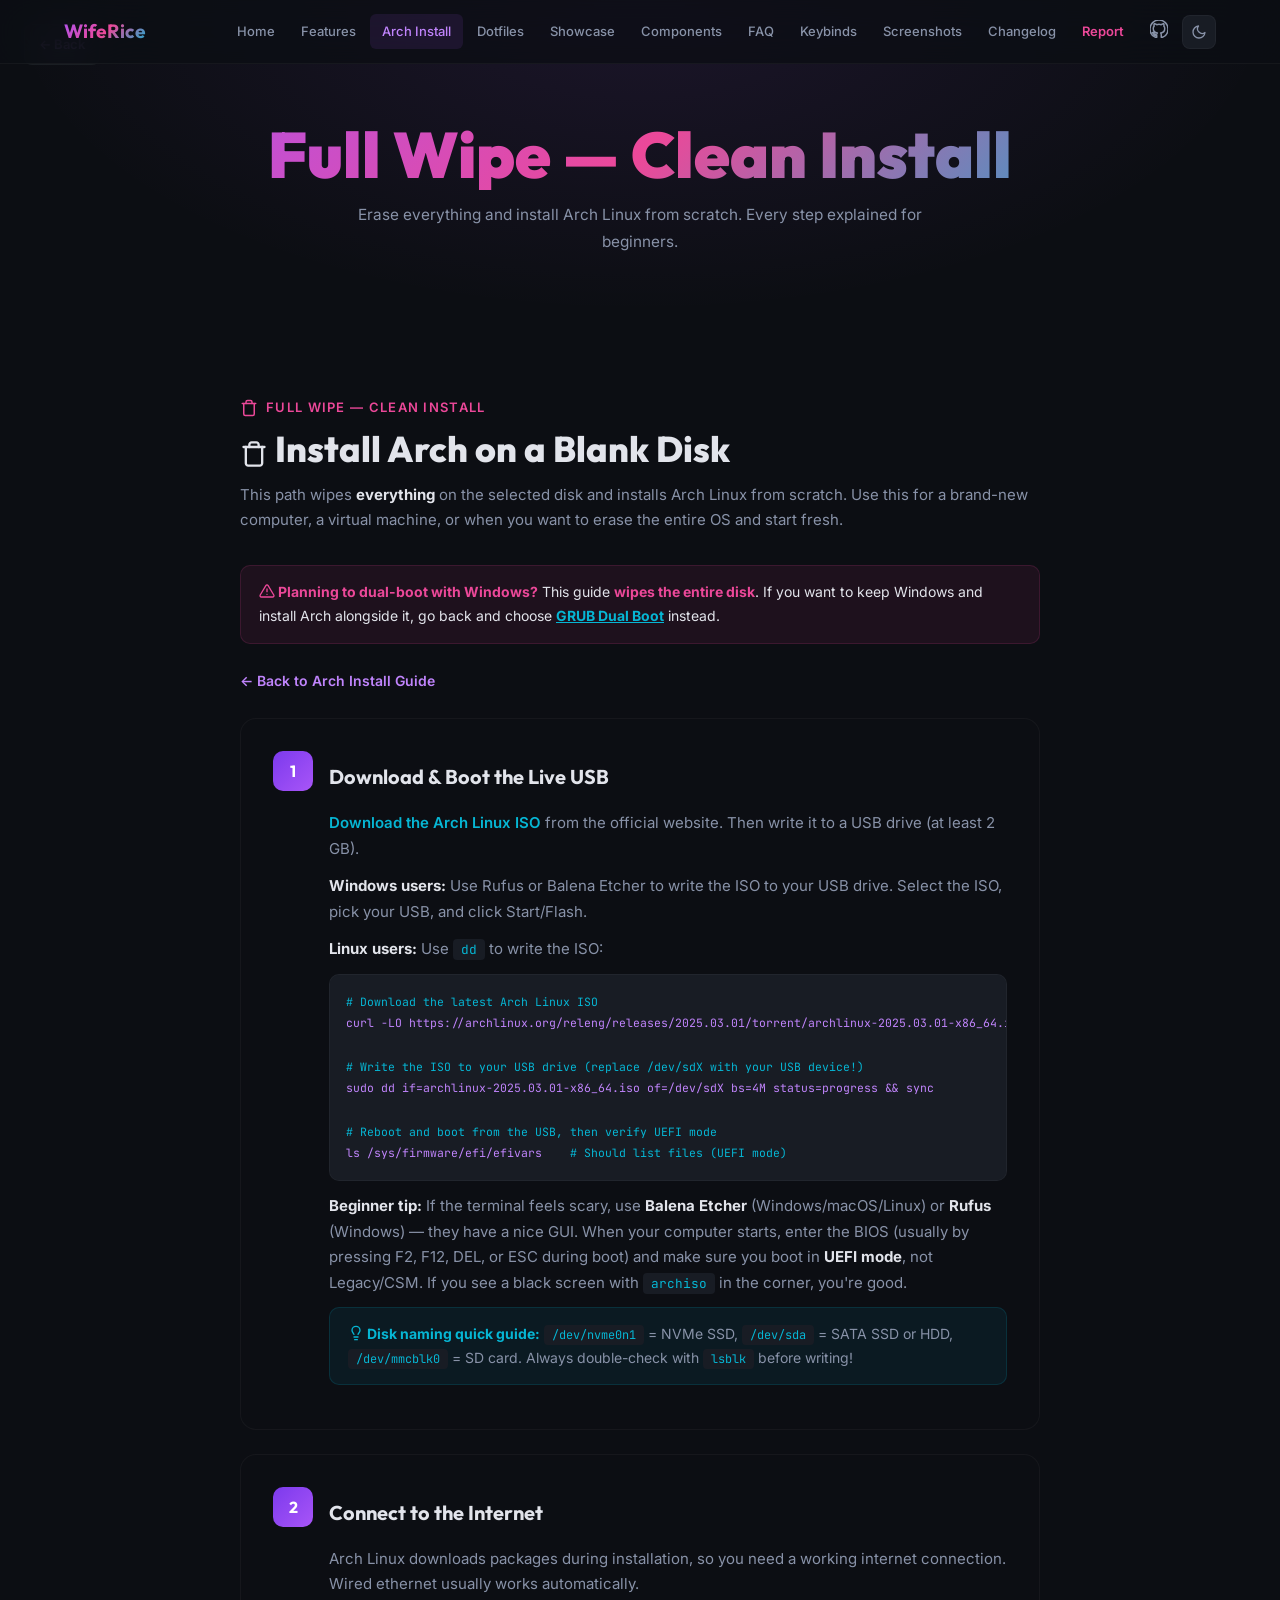
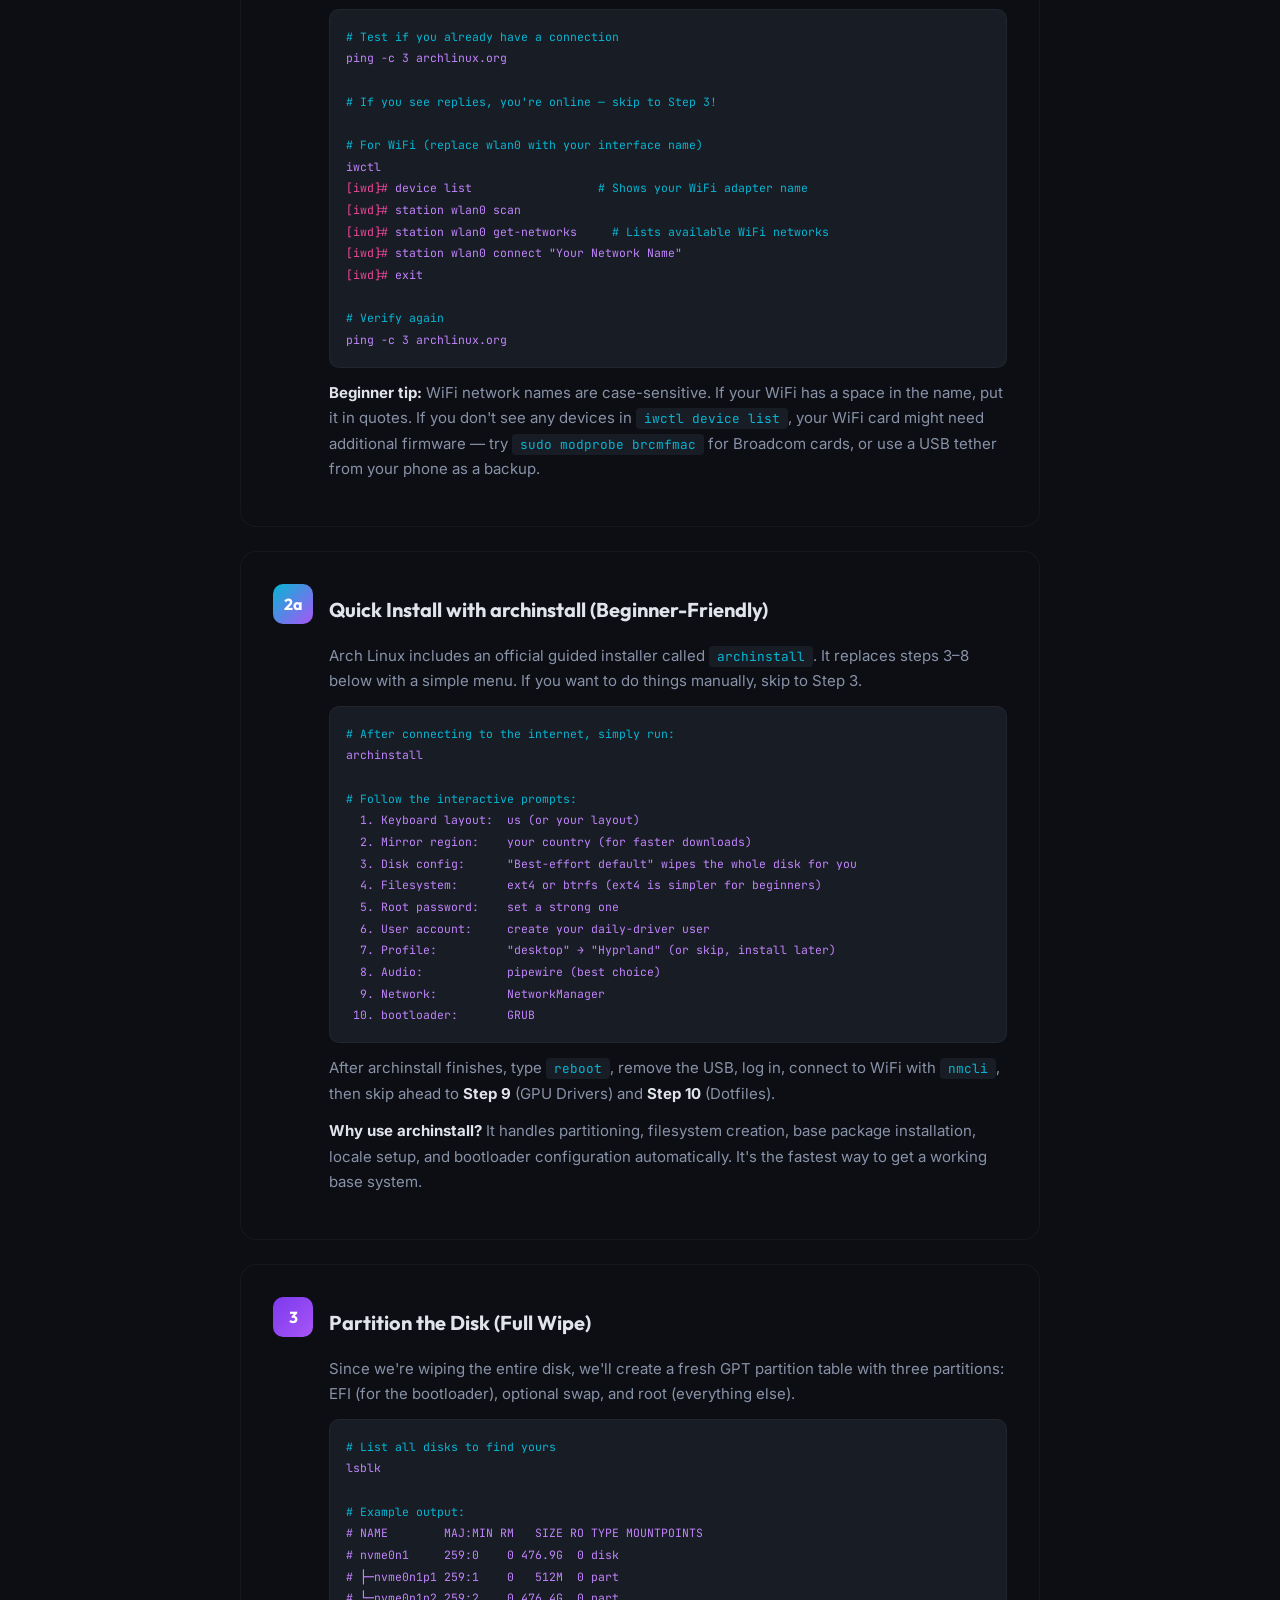
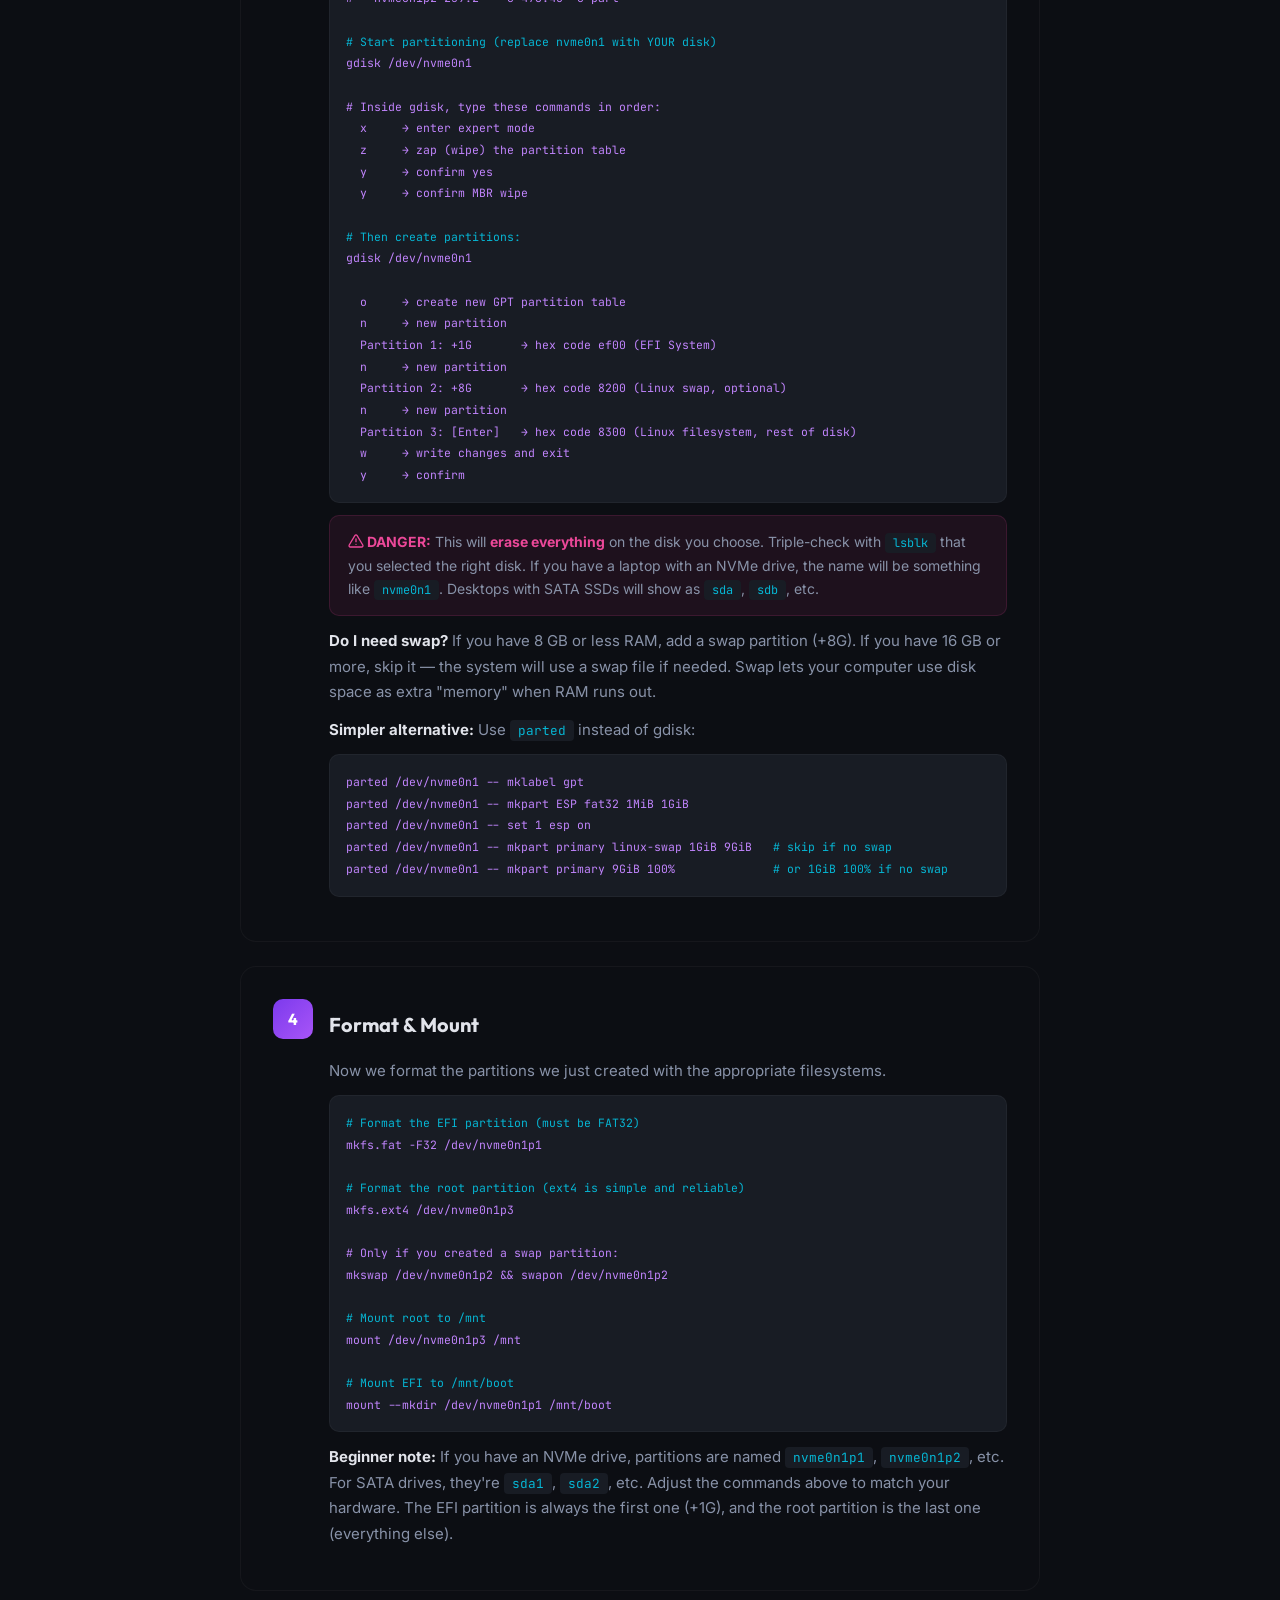
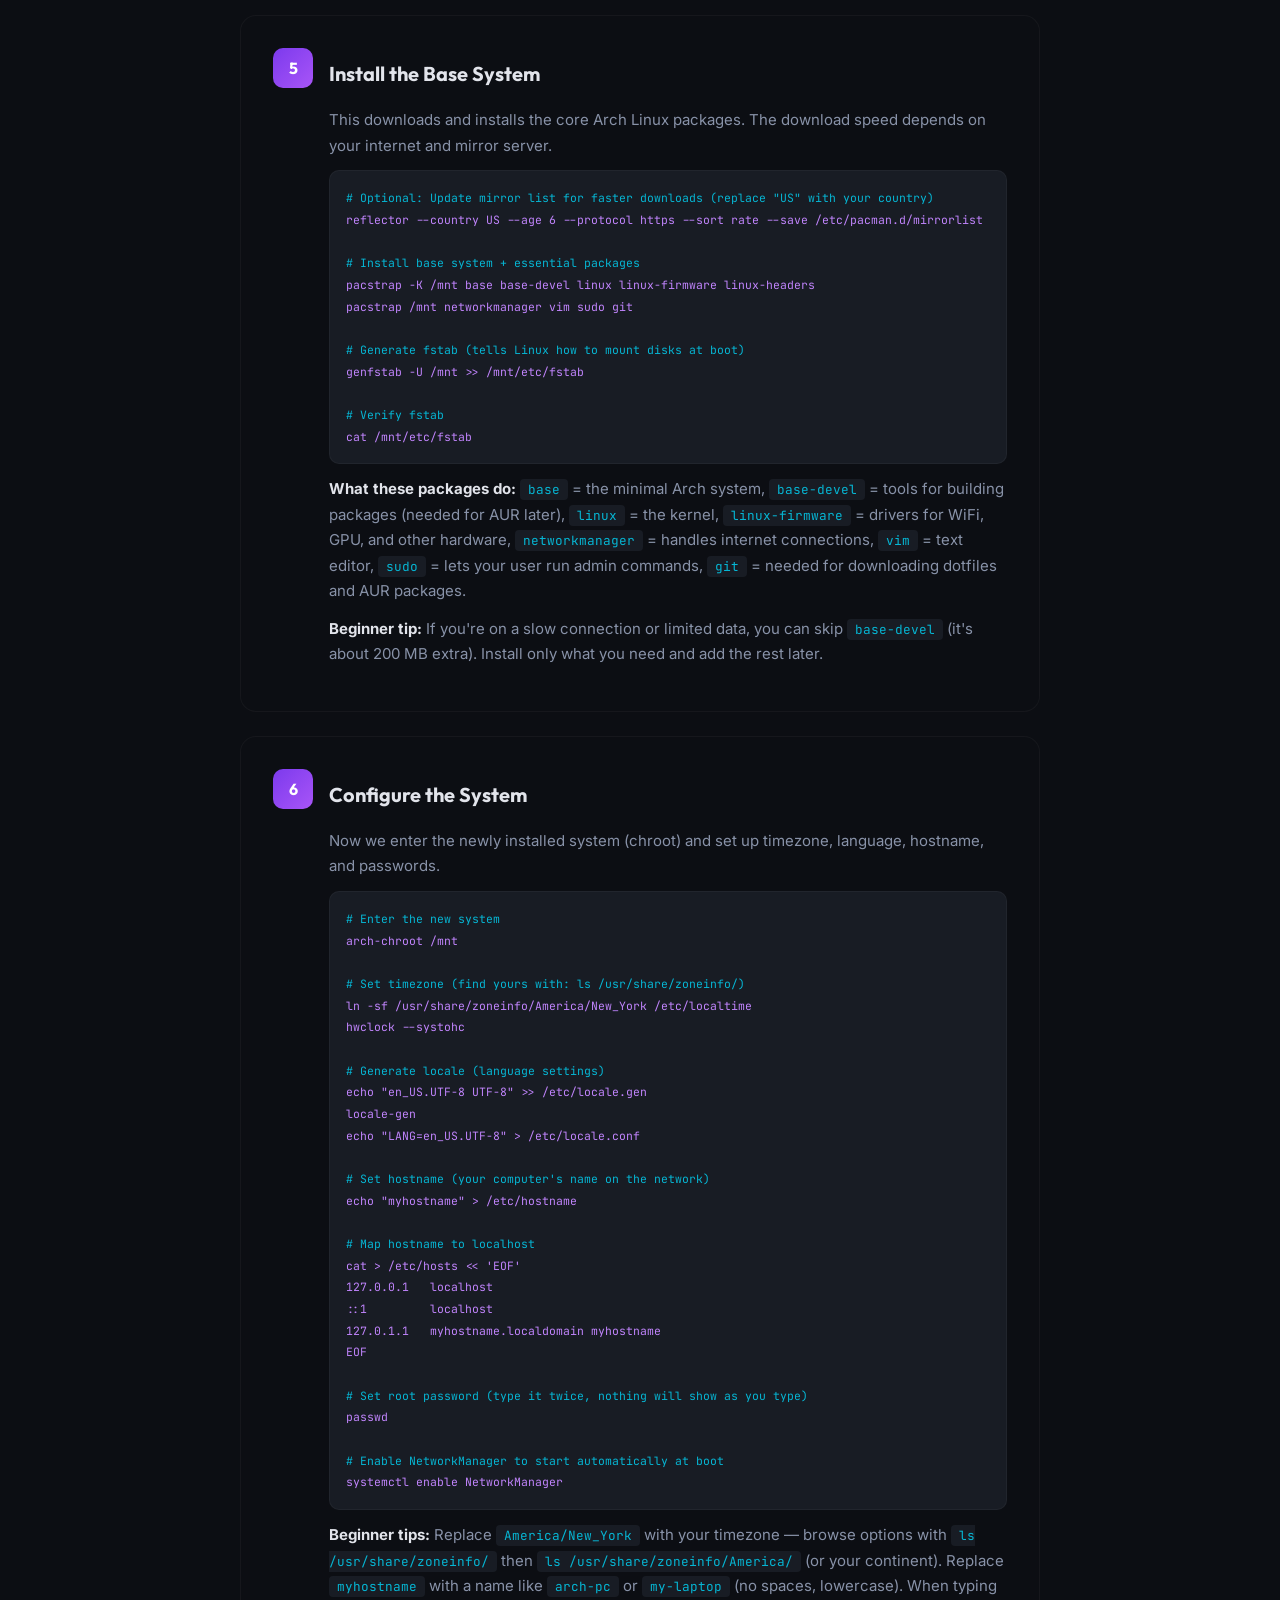
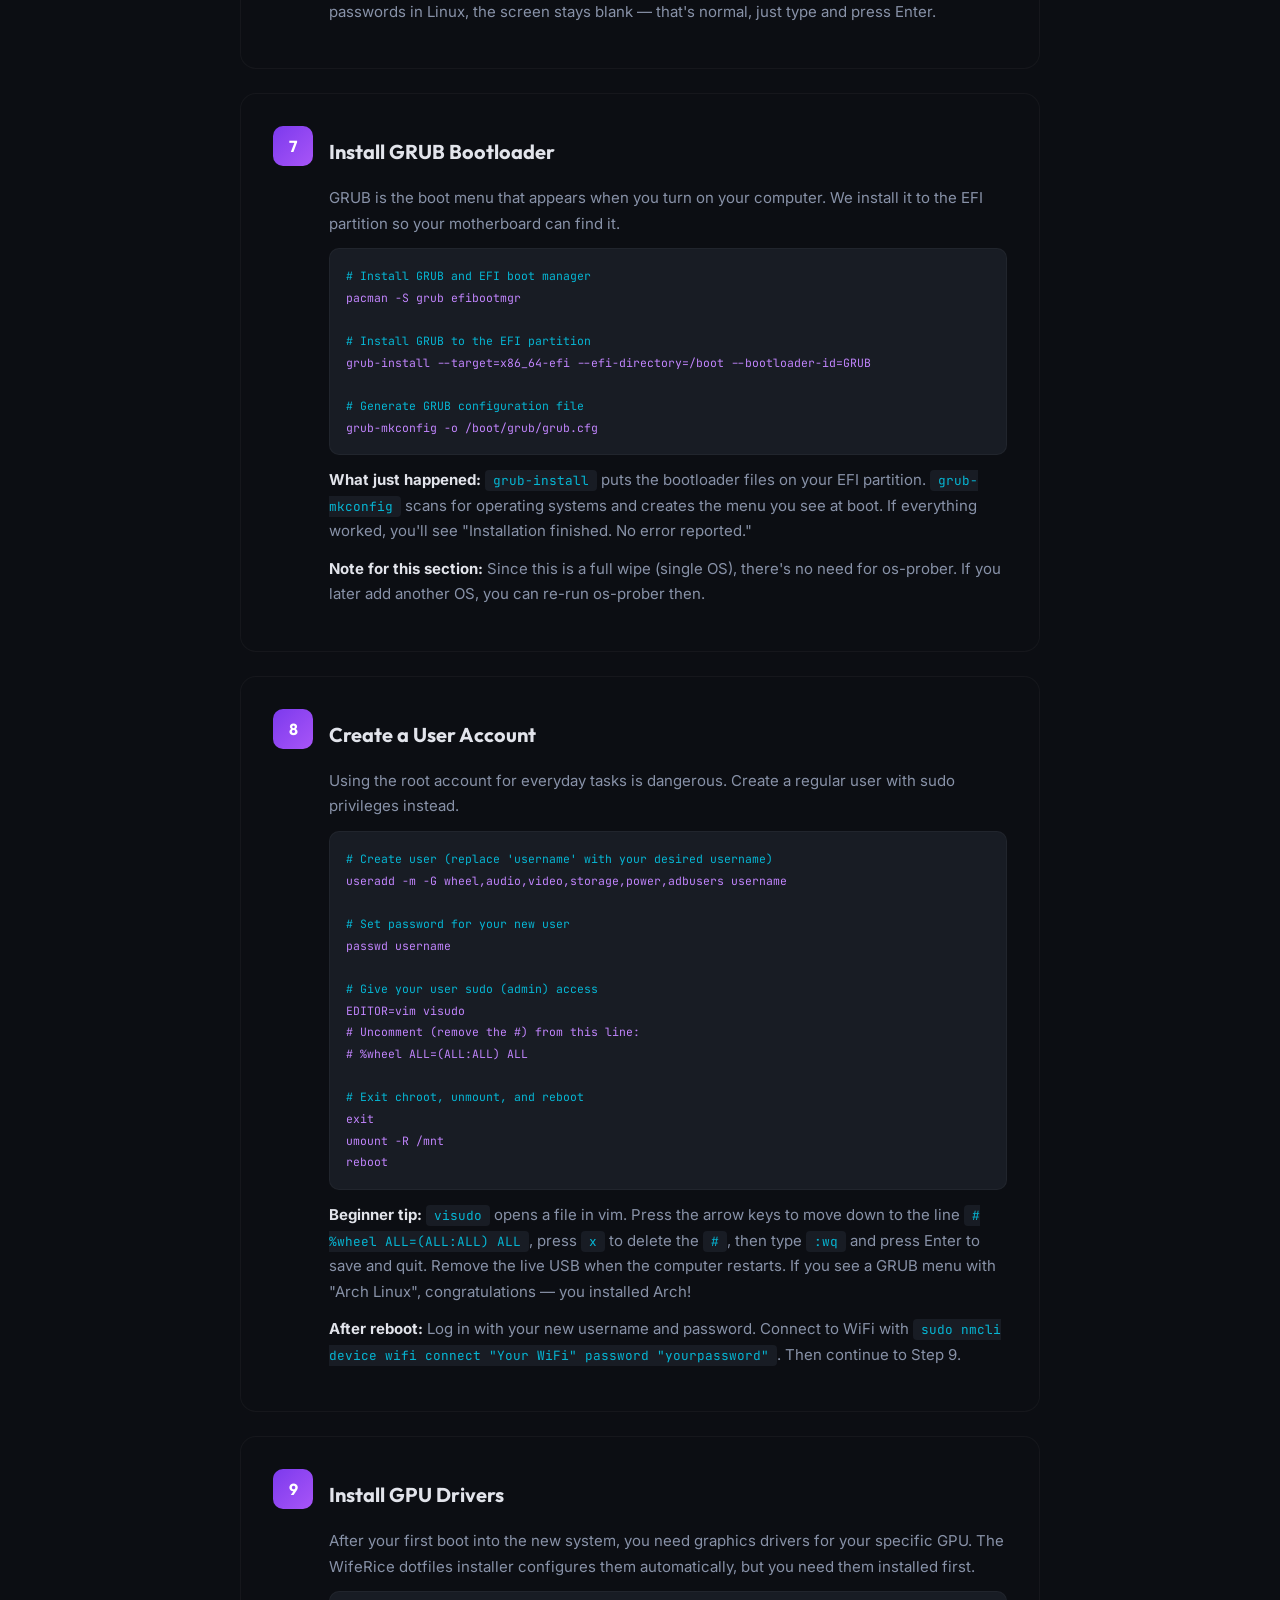
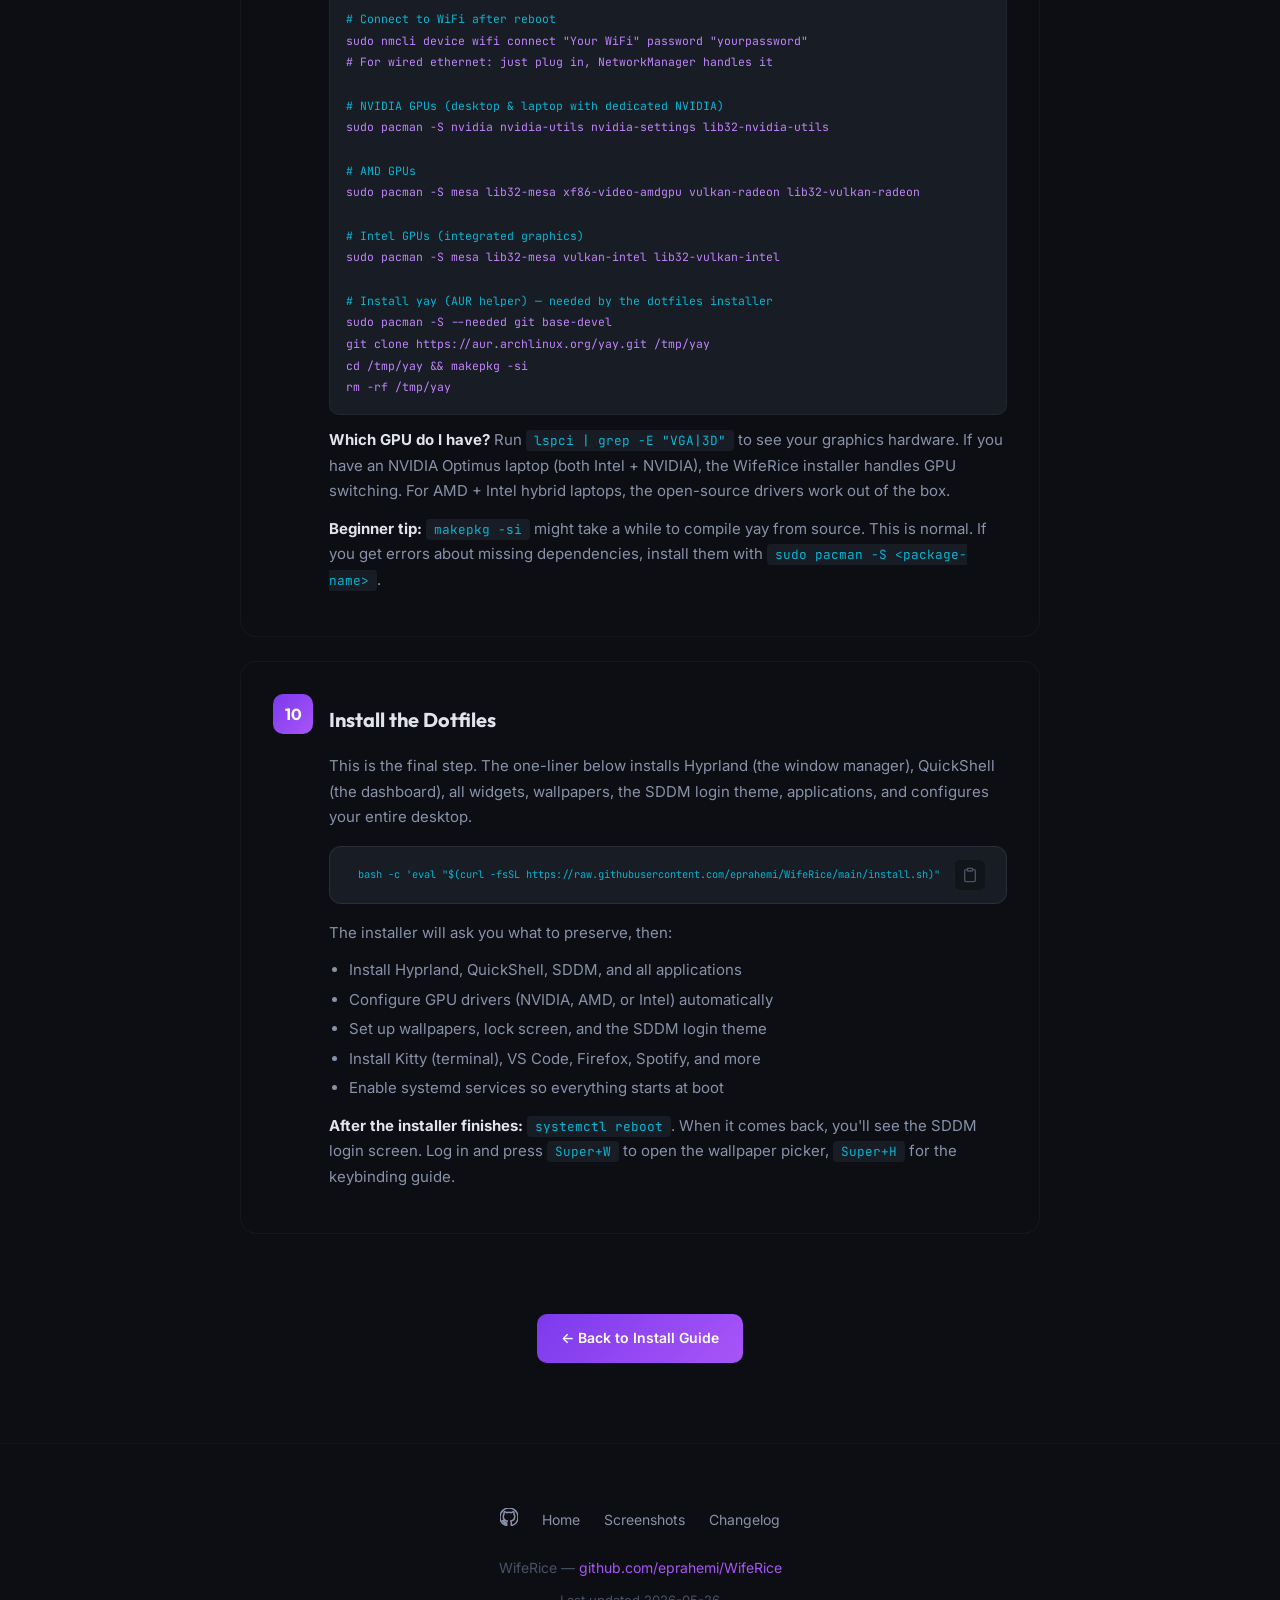
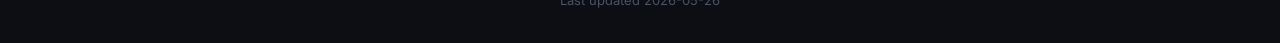
<file: install-arch-fullwipe.html>
<!DOCTYPE html>
<html lang="en">
<head>
  <meta charset="UTF-8">
  <meta name="viewport" content="width=device-width, initial-scale=1.0, maximum-scale=1.0, user-scalable=no">
  <title>Full Wipe Install — Arch Linux Guide — WifeRice</title>
  <link rel="icon" type="image/svg+xml" href="data:image/svg+xml,%3Csvg xmlns='http://www.w3.org/2000/svg' viewBox='0 0 32 32'%3E%3Cdefs%3E%3ClinearGradient id='g' x1='0%25' y1='0%25' x2='100%25' y2='100%25'%3E%3Cstop offset='0%25' stop-color='%23a855f7'/%3E%3Cstop offset='100%25' stop-color='%2306b6d4'/%3E%3C/linearGradient%3E%3C/defs%3E%3Crect width='32' height='32' rx='8' fill='%2311151a'/%3E%3Ctext x='16' y='23' font-family='sans-serif' font-size='20' font-weight='bold' fill='url(%23g)' text-anchor='middle'%3EW%3C/text%3E%3C/svg%3E">
  <meta name="description" content="Full-wipe Arch Linux installation guide — erase everything and install from scratch with WifeRice dotfiles.">
  <meta property="og:type" content="website">
  <meta property="og:url" content="https://github.com/eprahemi/WifeRice">
  <meta property="og:title" content="Full Wipe Install — Arch Linux Guide — WifeRice">
  <meta property="og:description" content="Full-wipe Arch Linux installation guide — erase everything and install from scratch with WifeRice dotfiles.">
  <meta name="twitter:card" content="summary_large_image">
  <meta name="twitter:title" content="Full Wipe Install — Arch Linux Guide — WifeRice">
  <link rel="preconnect" href="https://fonts.googleapis.com">
  <link rel="preconnect" href="https://fonts.gstatic.com" crossorigin>
  <link href="https://fonts.googleapis.com/css2?family=Inter:wght@300;400;500;600;700;800;900&family=Outfit:wght@200;300;400;600;700;900&family=JetBrains+Mono:wght@400;500;700&display=swap" rel="stylesheet">
  <link rel="stylesheet" href="style.css">
  <style>
    .back-link { display:inline-flex; align-items:center; gap:6px; font-size:14px; font-weight:600; color:var(--mauve); transition:gap .3s; }
    .back-link:hover { gap:12px; }
    .back-link-pill { display:inline-flex; align-items:center; gap:6px; font-size:13px; font-weight:600; color:var(--mauve); background:var(--bg2); padding:8px 14px; border-radius:8px; border:1px solid var(--border); transition:gap .3s; }
    .back-link-pill:hover { gap:12px; }
    .section-header { margin-bottom:32px; }
    .section-header .label { display:inline-flex; align-items:center; gap:8px; font-size:13px; font-weight:600; text-transform:uppercase; letter-spacing:.1em; margin-bottom:8px; }
    .section-header .label.wipe { color:var(--pink); }
    .section-header h2 { font-family:var(--display); font-size:clamp(24px,2.8vw,36px); font-weight:800; margin-bottom:12px; line-height:1.2; color:var(--text); }
    .section-header p { color:var(--text2); font-size:15px; line-height:1.7; }
    .tip-box { background:rgba(6,182,212,.08); border:1px solid rgba(6,182,212,.15); border-radius:10px; padding:14px 18px; margin:12px 0; font-size:14px; }
    .tip-box strong { color:var(--cyan); }
    .warn-box { background:rgba(236,72,153,.08); border:1px solid rgba(236,72,153,.15); border-radius:10px; padding:14px 18px; margin:12px 0; font-size:14px; }
    .warn-box strong { color:var(--pink); }
    .dl-link { color:var(--cyan); font-weight:600; text-decoration:none; transition:text-decoration .2s; }
    .dl-link:hover { text-decoration:underline; }
  </style>
</head>
<body>

<div id="scroll-progress"></div>

<nav>
  <div class="nav-inner">
    <a href="home.html" class="nav-logo">WifeRice</a>
    <div class="nav-links">
      <a href="home.html">Home</a>
      <a href="features.html">Features</a>
      <a href="install-arch.html" class="active">Arch Install</a>
      <a href="install-dots.html">Dotfiles</a>
      <a href="showcase.html">Showcase</a>
      <a href="components.html">Components</a>
      <a href="faq.html">FAQ</a>
      <a href="keybinds.html">Keybinds</a>
      <a href="screenshots.html">Screenshots</a>
      <a href="changelog.html">Changelog</a>
      <a href="report.html" style="color:var(--pink);font-weight:600;">Report</a>
      <a href="https://github.com/eprahemi/WifeRice" target="_blank" aria-label="GitHub"><span class="icon-svg" style="width:18px;height:18px;"><svg viewBox="0 0 24 24" fill="currentColor" stroke="none"><path d="M12 0c-6.626 0-12 5.373-12 12 0 5.302 3.438 9.8 8.207 11.387.599.111.793-.261.793-.577v-2.234c-3.338.726-4.033-1.416-4.033-1.416-.546-1.387-1.333-1.756-1.333-1.756-1.089-.745.083-.729.083-.729 1.205.084 1.839 1.237 1.839 1.237 1.07 1.834 2.807 1.304 3.492.997.107-.775.418-1.305.762-1.604-2.665-.305-5.467-1.334-5.467-5.931 0-1.311.469-2.381 1.236-3.221-.124-.303-.535-1.524.117-3.176 0 0 1.008-.322 3.301 1.23.957-.266 1.983-.399 3.003-.405 1.02.006 2.047.139 3.006.405 2.291-1.552 3.297-1.23 3.297-1.23.653 1.653.242 2.874.118 3.176.77.84 1.235 1.911 1.235 3.221 0 4.609-2.807 5.624-5.479 5.921.43.372.823 1.102.823 2.222v3.293c0 .319.192.694.801.576 4.765-1.589 8.199-6.086 8.199-11.386 0-6.627-5.373-12-12-12z"/></svg></span></a>
      <button class="theme-toggle" onclick="toggleTheme()" aria-label="Toggle theme"><span class="icon-svg" style="width:16px;height:16px;"><svg viewBox="0 0 24 24"><path d="M21 12.79A9 9 0 1111.21 3 7 7 0 0021 12.79z"/></svg></span></button>
    </div>
    <button class="nav-hamburger" onclick="this.parentElement.querySelector('.nav-links').classList.toggle('open')" aria-label="Menu">
      <span></span><span></span><span></span>
    </button>
  </div>
</nav>

<section class="hero-mini">
  <div style="position:absolute;top:24px;left:24px;z-index:10;">
    <a href="install-arch.html" class="back-link-pill">&larr; Back</a>
  </div>
  <h1>Full Wipe &mdash; Clean Install</h1>
  <p>Erase everything and install Arch Linux from scratch. Every step explained for beginners.</p>
</section>

<section>
  <div class="container narrow">

    <div class="section-header">
      <div class="label wipe">
        <svg width="18" height="18" viewBox="0 0 24 24" fill="none" stroke="currentColor" stroke-width="2" stroke-linecap="round" stroke-linejoin="round"><path d="M3 6h18"/><path d="M19 6v14c0 1-1 2-2 2H7c-1 0-2-1-2-2V6"/><path d="M8 6V4c0-1 1-2 2-2h4c1 0 2 1 2 2v2"/></svg>
        Full Wipe — Clean Install
      </div>
      <h2><span class="icon-svg" style="width:28px;height:28px;vertical-align:-6px;"><svg viewBox="0 0 24 24" fill="none" stroke="currentColor" stroke-width="1.5" stroke-linecap="round" stroke-linejoin="round"><path d="M3 6h18"/><path d="M19 6v14c0 1-1 2-2 2H7c-1 0-2-1-2-2V6"/><path d="M8 6V4c0-1 1-2 2-2h4c1 0 2 1 2 2v2"/></svg></span> Install Arch on a Blank Disk</h2>
      <p>This path wipes <strong>everything</strong> on the selected disk and installs Arch Linux from scratch. Use this for a brand-new computer, a virtual machine, or when you want to erase the entire OS and start fresh.</p>
    </div>

    <div class="warn-box" style="margin-bottom:24px;">
      <strong><span class="icon-svg" style="width:16px;height:16px;vertical-align:-2px;"><svg viewBox="0 0 24 24" fill="none" stroke="currentColor" stroke-width="2" stroke-linecap="round" stroke-linejoin="round"><path d="M10.29 3.86L1.82 18a2 2 0 001.71 3h16.94a2 2 0 001.71-3L13.71 3.86a2 2 0 00-3.42 0z"/><path d="M12 9v4"/><path d="M12 17h.01"/></svg></span> Planning to dual-boot with Windows?</strong>
      This guide <strong>wipes the entire disk</strong>. If you want to keep Windows and install Arch alongside it, go back and choose <a href="install-arch-dualboot.html" style="color:var(--cyan);font-weight:700;text-decoration:underline;">GRUB Dual Boot</a> instead.
    </div>

    <div style="margin-bottom:24px;">
      <a href="install-arch.html" class="back-link">&larr; Back to Arch Install Guide</a>
    </div>

    <div class="install-steps">

      <div class="install-step fade-in" id="fw-1">
        <div class="install-step-header">
          <div class="install-step-num">1</div>
          <div class="install-step-title">Download &amp; Boot the Live USB</div>
        </div>
        <div class="install-step-body">
          <p><a href="https://archlinux.org/download/" target="_blank" class="dl-link">Download the Arch Linux ISO</a> from the official website. Then write it to a USB drive (at least 2 GB).</p>
          <p><strong>Windows users:</strong> Use <a href="https://rufus.ie/" target="_blank">Rufus</a> or <a href="https://etcher.balena.io/" target="_blank">Balena Etcher</a> to write the ISO to your USB drive. Select the ISO, pick your USB, and click Start/Flash.</p>
          <p><strong>Linux users:</strong> Use <code>dd</code> to write the ISO:</p>
          <pre><code><span class="hl"># Download the latest Arch Linux ISO</span>
curl -LO https://archlinux.org/releng/releases/2025.03.01/torrent/archlinux-2025.03.01-x86_64.iso.torrent

<span class="hl"># Write the ISO to your USB drive (replace /dev/sdX with your USB device!)</span>
sudo dd if=archlinux-2025.03.01-x86_64.iso of=/dev/sdX bs=4M status=progress && sync

<span class="hl"># Reboot and boot from the USB, then verify UEFI mode</span>
ls /sys/firmware/efi/efivars    <span class="hl"># Should list files (UEFI mode)</span></code></pre>
          <p><strong>Beginner tip:</strong> If the terminal feels scary, use <strong>Balena Etcher</strong> (Windows/macOS/Linux) or <strong>Rufus</strong> (Windows) — they have a nice GUI. When your computer starts, enter the BIOS (usually by pressing F2, F12, DEL, or ESC during boot) and make sure you boot in <strong>UEFI mode</strong>, not Legacy/CSM. If you see a black screen with <code>archiso</code> in the corner, you're good.</p>
          <div class="tip-box"><strong><span class="icon-svg" style="width:16px;height:16px;vertical-align:-2px;"><svg viewBox="0 0 24 24" fill="none" stroke="currentColor" stroke-width="2" stroke-linecap="round" stroke-linejoin="round"><path d="M9 18h6"/><path d="M10 22h4"/><path d="M15.09 14c.18-.98.65-1.74 1.41-2.5A4.65 4.65 0 0018 8 6 6 0 006 8c0 1 .23 2.23 1.5 3.5A4.61 4.61 0 008.91 14"/></svg></span> Disk naming quick guide:</strong> <code>/dev/nvme0n1</code> = NVMe SSD, <code>/dev/sda</code> = SATA SSD or HDD, <code>/dev/mmcblk0</code> = SD card. Always double-check with <code>lsblk</code> before writing!</div>
        </div>
      </div>

      <div class="install-step fade-in" id="fw-2">
        <div class="install-step-header">
          <div class="install-step-num">2</div>
          <div class="install-step-title">Connect to the Internet</div>
        </div>
        <div class="install-step-body">
          <p>Arch Linux downloads packages during installation, so you need a working internet connection. Wired ethernet usually works automatically.</p>
          <pre><code><span class="hl"># Test if you already have a connection</span>
ping -c 3 archlinux.org

<span class="hl"># If you see replies, you're online — skip to Step 3!</span>

<span class="hl"># For WiFi (replace wlan0 with your interface name)</span>
iwctl
<span class="hl2">[iwd]#</span> device list                  <span class="hl"># Shows your WiFi adapter name</span>
<span class="hl2">[iwd]#</span> station wlan0 scan
<span class="hl2">[iwd]#</span> station wlan0 get-networks     <span class="hl"># Lists available WiFi networks</span>
<span class="hl2">[iwd]#</span> station wlan0 connect "Your Network Name"
<span class="hl2">[iwd]#</span> exit

<span class="hl"># Verify again</span>
ping -c 3 archlinux.org</code></pre>
          <p><strong>Beginner tip:</strong> WiFi network names are case-sensitive. If your WiFi has a space in the name, put it in quotes. If you don't see any devices in <code>iwctl device list</code>, your WiFi card might need additional firmware &mdash; try <code>sudo modprobe brcmfmac</code> for Broadcom cards, or use a USB tether from your phone as a backup.</p>
        </div>
      </div>

      <div class="install-step fade-in" id="fw-2a">
        <div class="install-step-header">
          <div class="install-step-num" style="background:linear-gradient(135deg,#06b6d4,#a855f7);">2a</div>
          <div class="install-step-title">Quick Install with archinstall (Beginner-Friendly)</div>
        </div>
        <div class="install-step-body">
          <p>Arch Linux includes an official guided installer called <code>archinstall</code>. It replaces steps 3–8 below with a simple menu. If you want to do things manually, skip to Step 3.</p>
          <pre><code><span class="hl"># After connecting to the internet, simply run:</span>
archinstall

<span class="hl"># Follow the interactive prompts:</span>
<span class="hl3">  1. Keyboard layout:  us (or your layout)</span>
<span class="hl3">  2. Mirror region:    your country (for faster downloads)</span>
<span class="hl3">  3. Disk config:      "Best-effort default" wipes the whole disk for you</span>
<span class="hl3">  4. Filesystem:       ext4 or btrfs (ext4 is simpler for beginners)</span>
<span class="hl3">  5. Root password:    set a strong one</span>
<span class="hl3">  6. User account:     create your daily-driver user</span>
<span class="hl3">  7. Profile:          "desktop" → "Hyprland" (or skip, install later)</span>
<span class="hl3">  8. Audio:            pipewire (best choice)</span>
<span class="hl3">  9. Network:          NetworkManager</span>
<span class="hl3"> 10. bootloader:       GRUB</span></code></pre>
          <p>After archinstall finishes, type <code>reboot</code>, remove the USB, log in, connect to WiFi with <code>nmcli</code>, then skip ahead to <strong>Step 9</strong> (GPU Drivers) and <strong>Step 10</strong> (Dotfiles).</p>
          <p><strong>Why use archinstall?</strong> It handles partitioning, filesystem creation, base package installation, locale setup, and bootloader configuration automatically. It's the fastest way to get a working base system.</p>
        </div>
      </div>

      <div class="install-step fade-in" id="fw-3">
        <div class="install-step-header">
          <div class="install-step-num">3</div>
          <div class="install-step-title">Partition the Disk (Full Wipe)</div>
        </div>
        <div class="install-step-body">
          <p>Since we're wiping the entire disk, we'll create a fresh GPT partition table with three partitions: EFI (for the bootloader), optional swap, and root (everything else).</p>
          <pre><code><span class="hl"># List all disks to find yours</span>
lsblk

<span class="hl"># Example output:</span>
<span class="hl3"># NAME        MAJ:MIN RM   SIZE RO TYPE MOUNTPOINTS</span>
<span class="hl3"># nvme0n1     259:0    0 476.9G  0 disk</span>
<span class="hl3"># ├─nvme0n1p1 259:1    0   512M  0 part</span>
<span class="hl3"># └─nvme0n1p2 259:2    0 476.4G  0 part</span>

<span class="hl"># Start partitioning (replace nvme0n1 with YOUR disk)</span>
gdisk /dev/nvme0n1

<span class="hl3"># Inside gdisk, type these commands in order:</span>
<span class="hl3">  x     → enter expert mode</span>
<span class="hl3">  z     → zap (wipe) the partition table</span>
<span class="hl3">  y     → confirm yes</span>
<span class="hl3">  y     → confirm MBR wipe</span>

<span class="hl"># Then create partitions:</span>
gdisk /dev/nvme0n1

<span class="hl3">  o     → create new GPT partition table</span>
<span class="hl3">  n     → new partition</span>
<span class="hl3">  Partition 1: +1G       → hex code ef00 (EFI System)</span>
<span class="hl3">  n     → new partition</span>
<span class="hl3">  Partition 2: +8G       → hex code 8200 (Linux swap, optional)</span>
<span class="hl3">  n     → new partition</span>
<span class="hl3">  Partition 3: [Enter]   → hex code 8300 (Linux filesystem, rest of disk)</span>
<span class="hl3">  w     → write changes and exit</span>
<span class="hl3">  y     → confirm</span></code></pre>
          <div class="warn-box"><strong><span class="icon-svg" style="width:16px;height:16px;vertical-align:-2px;"><svg viewBox="0 0 24 24" fill="none" stroke="currentColor" stroke-width="2" stroke-linecap="round" stroke-linejoin="round"><path d="M10.29 3.86L1.82 18a2 2 0 001.71 3h16.94a2 2 0 001.71-3L13.71 3.86a2 2 0 00-3.42 0z"/><path d="M12 9v4"/><path d="M12 17h.01"/></svg></span> DANGER:</strong> This will <strong>erase everything</strong> on the disk you choose. Triple-check with <code>lsblk</code> that you selected the right disk. If you have a laptop with an NVMe drive, the name will be something like <code>nvme0n1</code>. Desktops with SATA SSDs will show as <code>sda</code>, <code>sdb</code>, etc.</div>
          <p><strong>Do I need swap?</strong> If you have 8 GB or less RAM, add a swap partition (+8G). If you have 16 GB or more, skip it — the system will use a swap file if needed. Swap lets your computer use disk space as extra "memory" when RAM runs out.</p>
          <p><strong>Simpler alternative:</strong> Use <code>parted</code> instead of gdisk:</p>
          <pre><code>parted /dev/nvme0n1 -- mklabel gpt
parted /dev/nvme0n1 -- mkpart ESP fat32 1MiB 1GiB
parted /dev/nvme0n1 -- set 1 esp on
parted /dev/nvme0n1 -- mkpart primary linux-swap 1GiB 9GiB   <span class="hl"># skip if no swap</span>
parted /dev/nvme0n1 -- mkpart primary 9GiB 100%              <span class="hl"># or 1GiB 100% if no swap</span></code></pre>
        </div>
      </div>

      <div class="install-step fade-in" id="fw-4">
        <div class="install-step-header">
          <div class="install-step-num">4</div>
          <div class="install-step-title">Format &amp; Mount</div>
        </div>
        <div class="install-step-body">
          <p>Now we format the partitions we just created with the appropriate filesystems.</p>
          <pre><code><span class="hl"># Format the EFI partition (must be FAT32)</span>
mkfs.fat -F32 /dev/nvme0n1p1

<span class="hl"># Format the root partition (ext4 is simple and reliable)</span>
mkfs.ext4 /dev/nvme0n1p3

<span class="hl3"># Only if you created a swap partition:</span>
<span class="hl3">mkswap /dev/nvme0n1p2 && swapon /dev/nvme0n1p2</span>

<span class="hl"># Mount root to /mnt</span>
mount /dev/nvme0n1p3 /mnt

<span class="hl"># Mount EFI to /mnt/boot</span>
mount --mkdir /dev/nvme0n1p1 /mnt/boot</code></pre>
          <p><strong>Beginner note:</strong> If you have an NVMe drive, partitions are named <code>nvme0n1p1</code>, <code>nvme0n1p2</code>, etc. For SATA drives, they're <code>sda1</code>, <code>sda2</code>, etc. Adjust the commands above to match your hardware. The EFI partition is always the first one (+1G), and the root partition is the last one (everything else).</p>
        </div>
      </div>

      <div class="install-step fade-in" id="fw-5">
        <div class="install-step-header">
          <div class="install-step-num">5</div>
          <div class="install-step-title">Install the Base System</div>
        </div>
        <div class="install-step-body">
          <p>This downloads and installs the core Arch Linux packages. The download speed depends on your internet and mirror server.</p>
          <pre><code><span class="hl"># Optional: Update mirror list for faster downloads (replace "US" with your country)</span>
reflector --country US --age 6 --protocol https --sort rate --save /etc/pacman.d/mirrorlist

<span class="hl"># Install base system + essential packages</span>
pacstrap -K /mnt base base-devel linux linux-firmware linux-headers
pacstrap /mnt networkmanager vim sudo git

<span class="hl"># Generate fstab (tells Linux how to mount disks at boot)</span>
genfstab -U /mnt >> /mnt/etc/fstab

<span class="hl"># Verify fstab</span>
cat /mnt/etc/fstab</code></pre>
          <p><strong>What these packages do:</strong> <code>base</code> = the minimal Arch system, <code>base-devel</code> = tools for building packages (needed for AUR later), <code>linux</code> = the kernel, <code>linux-firmware</code> = drivers for WiFi, GPU, and other hardware, <code>networkmanager</code> = handles internet connections, <code>vim</code> = text editor, <code>sudo</code> = lets your user run admin commands, <code>git</code> = needed for downloading dotfiles and AUR packages.</p>
          <p><strong>Beginner tip:</strong> If you're on a slow connection or limited data, you can skip <code>base-devel</code> (it's about 200 MB extra). Install only what you need and add the rest later.</p>
        </div>
      </div>

      <div class="install-step fade-in" id="fw-6">
        <div class="install-step-header">
          <div class="install-step-num">6</div>
          <div class="install-step-title">Configure the System</div>
        </div>
        <div class="install-step-body">
          <p>Now we enter the newly installed system (chroot) and set up timezone, language, hostname, and passwords.</p>
          <pre><code><span class="hl"># Enter the new system</span>
arch-chroot /mnt

<span class="hl"># Set timezone (find yours with: ls /usr/share/zoneinfo/)</span>
ln -sf /usr/share/zoneinfo/America/New_York /etc/localtime
hwclock --systohc

<span class="hl"># Generate locale (language settings)</span>
echo "en_US.UTF-8 UTF-8" >> /etc/locale.gen
locale-gen
echo "LANG=en_US.UTF-8" > /etc/locale.conf

<span class="hl"># Set hostname (your computer's name on the network)</span>
echo "myhostname" > /etc/hostname

<span class="hl"># Map hostname to localhost</span>
cat > /etc/hosts << 'EOF'
127.0.0.1   localhost
::1         localhost
127.0.1.1   myhostname.localdomain myhostname
EOF

<span class="hl"># Set root password (type it twice, nothing will show as you type)</span>
passwd

<span class="hl"># Enable NetworkManager to start automatically at boot</span>
systemctl enable NetworkManager</code></pre>
          <p><strong>Beginner tips:</strong> Replace <code>America/New_York</code> with your timezone &mdash; browse options with <code>ls /usr/share/zoneinfo/</code> then <code>ls /usr/share/zoneinfo/America/</code> (or your continent). Replace <code>myhostname</code> with a name like <code>arch-pc</code> or <code>my-laptop</code> (no spaces, lowercase). When typing passwords in Linux, the screen stays blank &mdash; that's normal, just type and press Enter.</p>
        </div>
      </div>

      <div class="install-step fade-in" id="fw-7">
        <div class="install-step-header">
          <div class="install-step-num">7</div>
          <div class="install-step-title">Install GRUB Bootloader</div>
        </div>
        <div class="install-step-body">
          <p>GRUB is the boot menu that appears when you turn on your computer. We install it to the EFI partition so your motherboard can find it.</p>
          <pre><code><span class="hl"># Install GRUB and EFI boot manager</span>
pacman -S grub efibootmgr

<span class="hl"># Install GRUB to the EFI partition</span>
grub-install --target=x86_64-efi --efi-directory=/boot --bootloader-id=GRUB

<span class="hl"># Generate GRUB configuration file</span>
grub-mkconfig -o /boot/grub/grub.cfg</code></pre>
          <p><strong>What just happened:</strong> <code>grub-install</code> puts the bootloader files on your EFI partition. <code>grub-mkconfig</code> scans for operating systems and creates the menu you see at boot. If everything worked, you'll see "Installation finished. No error reported."</p>
          <p><strong>Note for this section:</strong> Since this is a full wipe (single OS), there's no need for os-prober. If you later add another OS, you can re-run os-prober then.</p>
        </div>
      </div>

      <div class="install-step fade-in" id="fw-8">
        <div class="install-step-header">
          <div class="install-step-num">8</div>
          <div class="install-step-title">Create a User Account</div>
        </div>
        <div class="install-step-body">
          <p>Using the root account for everyday tasks is dangerous. Create a regular user with sudo privileges instead.</p>
          <pre><code><span class="hl"># Create user (replace 'username' with your desired username)</span>
useradd -m -G wheel,audio,video,storage,power,adbusers username

<span class="hl"># Set password for your new user</span>
passwd username

<span class="hl"># Give your user sudo (admin) access</span>
EDITOR=vim visudo
<span class="hl3"># Uncomment (remove the #) from this line:</span>
<span class="hl3"># %wheel ALL=(ALL:ALL) ALL</span>

<span class="hl"># Exit chroot, unmount, and reboot</span>
exit
umount -R /mnt
reboot</code></pre>
          <p><strong>Beginner tip:</strong> <code>visudo</code> opens a file in vim. Press the arrow keys to move down to the line <code># %wheel ALL=(ALL:ALL) ALL</code>, press <code>x</code> to delete the <code>#</code>, then type <code>:wq</code> and press Enter to save and quit. Remove the live USB when the computer restarts. If you see a GRUB menu with "Arch Linux", congratulations &mdash; you installed Arch!</p>
          <p><strong>After reboot:</strong> Log in with your new username and password. Connect to WiFi with <code>sudo nmcli device wifi connect "Your WiFi" password "yourpassword"</code>. Then continue to Step 9.</p>
        </div>
      </div>

      <div class="install-step fade-in" id="fw-9">
        <div class="install-step-header">
          <div class="install-step-num">9</div>
          <div class="install-step-title">Install GPU Drivers</div>
        </div>
        <div class="install-step-body">
          <p>After your first boot into the new system, you need graphics drivers for your specific GPU. The WifeRice dotfiles installer configures them automatically, but you need them installed first.</p>
          <pre><code><span class="hl"># Connect to WiFi after reboot</span>
sudo nmcli device wifi connect "Your WiFi" password "yourpassword"
<span class="hl3"># For wired ethernet: just plug in, NetworkManager handles it</span>

<span class="hl"># NVIDIA GPUs (desktop & laptop with dedicated NVIDIA)</span>
sudo pacman -S nvidia nvidia-utils nvidia-settings lib32-nvidia-utils

<span class="hl"># AMD GPUs</span>
sudo pacman -S mesa lib32-mesa xf86-video-amdgpu vulkan-radeon lib32-vulkan-radeon

<span class="hl"># Intel GPUs (integrated graphics)</span>
sudo pacman -S mesa lib32-mesa vulkan-intel lib32-vulkan-intel

<span class="hl"># Install yay (AUR helper) — needed by the dotfiles installer</span>
sudo pacman -S --needed git base-devel
git clone https://aur.archlinux.org/yay.git /tmp/yay
cd /tmp/yay && makepkg -si
rm -rf /tmp/yay</code></pre>
          <p><strong>Which GPU do I have?</strong> Run <code>lspci | grep -E "VGA|3D"</code> to see your graphics hardware. If you have an NVIDIA Optimus laptop (both Intel + NVIDIA), the WifeRice installer handles GPU switching. For AMD + Intel hybrid laptops, the open-source drivers work out of the box.</p>
          <p><strong>Beginner tip:</strong> <code>makepkg -si</code> might take a while to compile yay from source. This is normal. If you get errors about missing dependencies, install them with <code>sudo pacman -S &lt;package-name&gt;</code>.</p>
        </div>
      </div>

      <div class="install-step fade-in" id="fw-10">
        <div class="install-step-header">
          <div class="install-step-num">10</div>
          <div class="install-step-title">Install the Dotfiles</div>
        </div>
        <div class="install-step-body">
          <p>This is the final step. The one-liner below installs Hyprland (the window manager), QuickShell (the dashboard), all widgets, wallpapers, the SDDM login theme, applications, and configures your entire desktop.</p>
          <div class="install-cmd-box">
            <div class="install-cmd-scroll"><code>bash -c 'eval "$(curl -fsSL <span class="hl">https://raw.githubusercontent.com/eprahemi/WifeRice/main/install.sh</span>)"'</code></div>
            <button class="copy-btn" onclick="copyCmd(this)" data-tooltip="Copy install command"><svg viewBox="0 0 24 24" width="16" height="16" fill="none" stroke="currentColor" stroke-width="2" style="vertical-align:middle"><path d="M16 4h2a2 2 0 012 2v14a2 2 0 01-2 2H6a2 2 0 01-2-2V6a2 2 0 012-2h2"/><rect x="8" y="2" width="8" height="4" rx="1"/></svg></button>
          </div>
          <p>The installer will ask you what to preserve, then:</p>
          <ul>
            <li>Install Hyprland, QuickShell, SDDM, and all applications</li>
            <li>Configure GPU drivers (NVIDIA, AMD, or Intel) automatically</li>
            <li>Set up wallpapers, lock screen, and the SDDM login theme</li>
            <li>Install Kitty (terminal), VS Code, Firefox, Spotify, and more</li>
            <li>Enable systemd services so everything starts at boot</li>
          </ul>
          <p><strong>After the installer finishes:</strong> <code>systemctl reboot</code>. When it comes back, you'll see the SDDM login screen. Log in and press <code>Super+W</code> to open the wallpaper picker, <code>Super+H</code> for the keybinding guide.</p>
        </div>
      </div>

    </div>

    <div style="text-align:center;margin-top:48px;">
      <a href="install-arch.html" class="section-link" style="gap:8px;transition:gap .3s;" onmouseenter="this.style.gap='14px'" onmouseleave="this.style.gap='8px'">&larr; Back to Install Guide</a>
    </div>

  </div>
</section>

<footer>
  <div class="footer-links">
    <a href="https://github.com/eprahemi/WifeRice" target="_blank" aria-label="GitHub"><span class="icon-svg" style="width:18px;height:18px;"><svg viewBox="0 0 24 24" fill="currentColor" stroke="none"><path d="M12 0c-6.626 0-12 5.373-12 12 0 5.302 3.438 9.8 8.207 11.387.599.111.793-.261.793-.577v-2.234c-3.338.726-4.033-1.416-4.033-1.416-.546-1.387-1.333-1.756-1.333-1.756-1.089-.745.083-.729.083-.729 1.205.084 1.839 1.237 1.839 1.237 1.07 1.834 2.807 1.304 3.492.997.107-.775.418-1.305.762-1.604-2.665-.305-5.467-1.334-5.467-5.931 0-1.311.469-2.381 1.236-3.221-.124-.303-.535-1.524.117-3.176 0 0 1.008-.322 3.301 1.23.957-.266 1.983-.399 3.003-.405 1.02.006 2.047.139 3.006.405 2.291-1.552 3.297-1.23 3.297-1.23.653 1.653.242 2.874.118 3.176.77.84 1.235 1.911 1.235 3.221 0 4.609-2.807 5.624-5.479 5.921.43.372.823 1.102.823 2.222v3.293c0 .319.192.694.801.576 4.765-1.589 8.199-6.086 8.199-11.386 0-6.627-5.373-12-12-12z"/></svg></span></a>
    <a href="home.html">Home</a>
    <a href="screenshots.html">Screenshots</a>
    <a href="changelog.html">Changelog</a>
  </div>
  <p>WifeRice &mdash; <a href="https://github.com/eprahemi/WifeRice" target="_blank">github.com/eprahemi/WifeRice</a></p>
  <p style="margin-top:8px;font-size:13px;color:var(--text3);">Last updated <span id="last-updated">2026-05-26</span></p>
</footer>

<script>
window.addEventListener('scroll', () => {
  const h = document.documentElement.scrollHeight - window.innerHeight;
  document.getElementById('scroll-progress').style.width = h > 0 ? (window.scrollY / h * 100) + '%' : '0%';
});

function copyCmd(btn) {
  const code = btn.parentElement.querySelector('code').textContent.trim();
  navigator.clipboard.writeText(code).then(() => {
    const orig = btn.innerHTML;
    btn.innerHTML = '&#x2713;';
    btn.style.color = '#4ade80';
    setTimeout(() => { btn.innerHTML = orig; btn.style.color = ''; }, 2000);
  });
}

document.querySelectorAll('a[href^="#"]').forEach(a => {
  a.addEventListener('click', e => {
    e.preventDefault();
    const target = document.querySelector(a.getAttribute('href'));
    if (target) target.scrollIntoView({behavior:'smooth', block:'start'});
  });
});

const observer = new IntersectionObserver(entries => {
  entries.forEach(e => { if(e.isIntersecting) { e.target.classList.add('visible'); observer.unobserve(e.target); } });
}, { threshold:.1 });
document.querySelectorAll('.fade-in').forEach(el => observer.observe(el));

function toggleTheme() {
  const html = document.documentElement;
  const cur = html.getAttribute('data-theme');
  html.setAttribute('data-theme', cur === 'light' ? 'dark' : 'light');
  localStorage.setItem('theme', html.getAttribute('data-theme'));
}
const saved = localStorage.getItem('theme');
if(saved) document.documentElement.setAttribute('data-theme', saved);
</script>
</body>
</html>
</file>
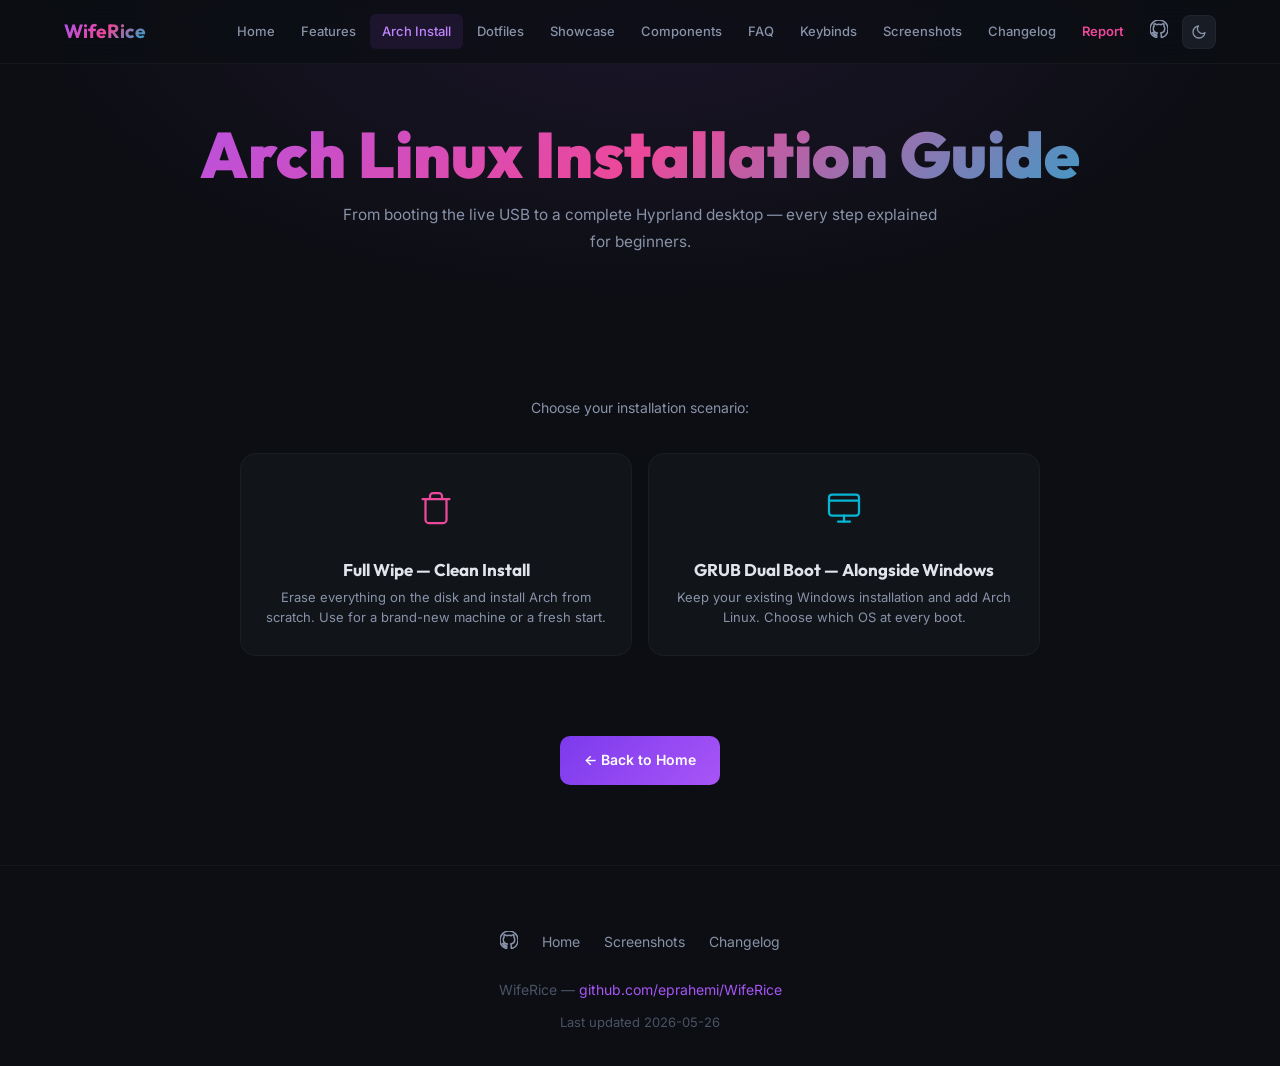
<file: install-arch.html>
<!DOCTYPE html>
<html lang="en">
<head>
  <meta charset="UTF-8">
  <meta name="viewport" content="width=device-width, initial-scale=1.0, maximum-scale=1.0, user-scalable=no">
  <title>Arch Linux Installation Guide — WifeRice</title>
  <link rel="icon" type="image/svg+xml" href="data:image/svg+xml,%3Csvg xmlns='http://www.w3.org/2000/svg' viewBox='0 0 32 32'%3E%3Cdefs%3E%3ClinearGradient id='g' x1='0%25' y1='0%25' x2='100%25' y2='100%25'%3E%3Cstop offset='0%25' stop-color='%23a855f7'/%3E%3Cstop offset='100%25' stop-color='%2306b6d4'/%3E%3C/linearGradient%3E%3C/defs%3E%3Crect width='32' height='32' rx='8' fill='%2311151a'/%3E%3Ctext x='16' y='23' font-family='sans-serif' font-size='20' font-weight='bold' fill='url(%23g)' text-anchor='middle'%3EW%3C/text%3E%3C/svg%3E">
  <meta name="description" content="Complete Arch Linux installation guide from booting the live USB to a fully configured Hyprland desktop with WifeRice dotfiles.">
  <meta property="og:type" content="website">
  <meta property="og:url" content="https://github.com/eprahemi/WifeRice">
  <meta property="og:title" content="Arch Linux Installation Guide — WifeRice">
  <meta property="og:description" content="Complete Arch Linux installation guide from booting the live USB to a fully configured Hyprland desktop with WifeRice dotfiles.">
  <meta name="twitter:card" content="summary_large_image">
  <meta name="twitter:title" content="Arch Linux Installation Guide — WifeRice">
  <link rel="preconnect" href="https://fonts.googleapis.com">
  <link rel="preconnect" href="https://fonts.gstatic.com" crossorigin>
  <link href="https://fonts.googleapis.com/css2?family=Inter:wght@300;400;500;600;700;800;900&family=Outfit:wght@200;300;400;600;700;900&family=JetBrains+Mono:wght@400;500;700&display=swap" rel="stylesheet">
  <link rel="stylesheet" href="style.css">
  <style>
    .path-grid { display:grid; grid-template-columns:1fr 1fr; gap:16px; margin:32px 0 48px; }
    .path-card { background:var(--bg2); border:1px solid var(--border); border-radius:16px; padding:28px 24px; text-align:center; transition:all .4s; position:relative; overflow:hidden; isolation:isolate; }
    .path-card::before { content:''; position:absolute; top:0; left:0; right:0; height:2px; background:var(--gradient1); opacity:0; transition:opacity .4s; z-index:3; }
    .path-card:hover { border-color:var(--border2); transform:translateY(-3px); }
    .path-card:hover::before { opacity:1; }

    .path-card .path-icon { font-size:36px; margin-bottom:10px; display:block; }
    .path-card .path-icon svg { transition:transform .3s ease; }
    .path-card:hover .path-icon svg { animation:gentle-shake .6s ease-in-out infinite; }
    @keyframes gentle-shake { 0%,100%{transform:rotate(0deg)} 25%{transform:rotate(-4deg)} 50%{transform:rotate(4deg)} 75%{transform:rotate(-2deg)} }
    .path-card h3 { font-family:var(--display); font-size:17px; font-weight:700; margin-bottom:4px; color:var(--text); }
    .path-card p { font-size:13px; color:var(--text2); line-height:1.5; }
    @media(max-width:600px) { .path-grid { grid-template-columns:1fr; } }
  </style>
</head>
<body>

<div id="scroll-progress"></div>

<nav>
  <div class="nav-inner">
    <a href="home.html" class="nav-logo">WifeRice</a>
    <div class="nav-links">
      <a href="home.html">Home</a>
      <a href="features.html">Features</a>
      <a href="install-arch.html" class="active">Arch Install</a>
      <a href="install-dots.html">Dotfiles</a>
      <a href="showcase.html">Showcase</a>
      <a href="components.html">Components</a>
      <a href="faq.html">FAQ</a>
      <a href="keybinds.html">Keybinds</a>
      <a href="screenshots.html">Screenshots</a>
      <a href="changelog.html">Changelog</a>
      <a href="report.html" style="color:var(--pink);font-weight:600;">Report</a>
      <a href="https://github.com/eprahemi/WifeRice" target="_blank" aria-label="GitHub"><span class="icon-svg" style="width:18px;height:18px;"><svg viewBox="0 0 24 24" fill="currentColor" stroke="none"><path d="M12 0c-6.626 0-12 5.373-12 12 0 5.302 3.438 9.8 8.207 11.387.599.111.793-.261.793-.577v-2.234c-3.338.726-4.033-1.416-4.033-1.416-.546-1.387-1.333-1.756-1.333-1.756-1.089-.745.083-.729.083-.729 1.205.084 1.839 1.237 1.839 1.237 1.07 1.834 2.807 1.304 3.492.997.107-.775.418-1.305.762-1.604-2.665-.305-5.467-1.334-5.467-5.931 0-1.311.469-2.381 1.236-3.221-.124-.303-.535-1.524.117-3.176 0 0 1.008-.322 3.301 1.23.957-.266 1.983-.399 3.003-.405 1.02.006 2.047.139 3.006.405 2.291-1.552 3.297-1.23 3.297-1.23.653 1.653.242 2.874.118 3.176.77.84 1.235 1.911 1.235 3.221 0 4.609-2.807 5.624-5.479 5.921.43.372.823 1.102.823 2.222v3.293c0 .319.192.694.801.576 4.765-1.589 8.199-6.086 8.199-11.386 0-6.627-5.373-12-12-12z"/></svg></span></a>
      <button class="theme-toggle" onclick="toggleTheme()" aria-label="Toggle theme"><span class="icon-svg" style="width:16px;height:16px;"><svg viewBox="0 0 24 24"><path d="M21 12.79A9 9 0 1111.21 3 7 7 0 0021 12.79z"/></svg></span></button>
    </div>
    <button class="nav-hamburger" onclick="this.parentElement.querySelector('.nav-links').classList.toggle('open')" aria-label="Menu">
      <span></span><span></span><span></span>
    </button>
  </div>
</nav>

<section class="hero-mini">
  <h1>Arch Linux Installation Guide</h1>
  <p>From booting the live USB to a complete Hyprland desktop &mdash; every step explained for beginners.</p>
</section>

<section>
  <div class="container narrow">

    <p style="text-align:center;color:var(--text2);margin-bottom:8px;font-size:14px;">Choose your installation scenario:</p>

    <div class="path-grid">
      <a href="install-arch-fullwipe.html" class="path-card">
        <span class="path-icon"><svg width="36" height="36" viewBox="0 0 24 24" fill="none" stroke="var(--pink)" stroke-width="1.5" stroke-linecap="round" stroke-linejoin="round"><path d="M3 6h18"/><path d="M19 6v14c0 1-1 2-2 2H7c-1 0-2-1-2-2V6"/><path d="M8 6V4c0-1 1-2 2-2h4c1 0 2 1 2 2v2"/></svg></span>
        <h3>Full Wipe — Clean Install</h3>
        <p>Erase everything on the disk and install Arch from scratch. Use for a brand-new machine or a fresh start.</p>
      </a>
      <a href="install-arch-dualboot.html" class="path-card">
        <span class="path-icon"><svg width="36" height="36" viewBox="0 0 24 24" fill="none" stroke="var(--cyan)" stroke-width="1.5" stroke-linecap="round" stroke-linejoin="round"><rect x="2" y="3" width="20" height="14" rx="2"/><path d="M8 21h8"/><path d="M12 17v4"/><path d="M2 7h20"/></svg></span>
        <h3>GRUB Dual Boot — Alongside Windows</h3>
        <p>Keep your existing Windows installation and add Arch Linux. Choose which OS at every boot.</p>
      </a>
    </div>

    <div style="text-align:center;margin-top:16px;">
      <a href="home.html" class="section-link">&larr; Back to Home</a>
    </div>

  </div>
</section>

<footer>
  <div class="footer-links">
    <a href="https://github.com/eprahemi/WifeRice" target="_blank" aria-label="GitHub"><span class="icon-svg" style="width:18px;height:18px;"><svg viewBox="0 0 24 24" fill="currentColor" stroke="none"><path d="M12 0c-6.626 0-12 5.373-12 12 0 5.302 3.438 9.8 8.207 11.387.599.111.793-.261.793-.577v-2.234c-3.338.726-4.033-1.416-4.033-1.416-.546-1.387-1.333-1.756-1.333-1.756-1.089-.745.083-.729.083-.729 1.205.084 1.839 1.237 1.839 1.237 1.07 1.834 2.807 1.304 3.492.997.107-.775.418-1.305.762-1.604-2.665-.305-5.467-1.334-5.467-5.931 0-1.311.469-2.381 1.236-3.221-.124-.303-.535-1.524.117-3.176 0 0 1.008-.322 3.301 1.23.957-.266 1.983-.399 3.003-.405 1.02.006 2.047.139 3.006.405 2.291-1.552 3.297-1.23 3.297-1.23.653 1.653.242 2.874.118 3.176.77.84 1.235 1.911 1.235 3.221 0 4.609-2.807 5.624-5.479 5.921.43.372.823 1.102.823 2.222v3.293c0 .319.192.694.801.576 4.765-1.589 8.199-6.086 8.199-11.386 0-6.627-5.373-12-12-12z"/></svg></span></a>
    <a href="home.html">Home</a>
    <a href="screenshots.html">Screenshots</a>
    <a href="changelog.html">Changelog</a>
  </div>
  <p>WifeRice &mdash; <a href="https://github.com/eprahemi/WifeRice" target="_blank">github.com/eprahemi/WifeRice</a></p>
  <p style="margin-top:8px;font-size:13px;color:var(--text3);">Last updated <span id="last-updated">2026-05-26</span></p>
</footer>

<script>
window.addEventListener('scroll', () => {
  const h = document.documentElement.scrollHeight - window.innerHeight;
  document.getElementById('scroll-progress').style.width = h > 0 ? (window.scrollY / h * 100) + '%' : '0%';
});

function toggleTheme() {
  const html = document.documentElement;
  const cur = html.getAttribute('data-theme');
  html.setAttribute('data-theme', cur === 'light' ? 'dark' : 'light');
  localStorage.setItem('theme', html.getAttribute('data-theme'));
}
const saved = localStorage.getItem('theme');
if(saved) document.documentElement.setAttribute('data-theme', saved);
</script>
</body>
</html>
</file>
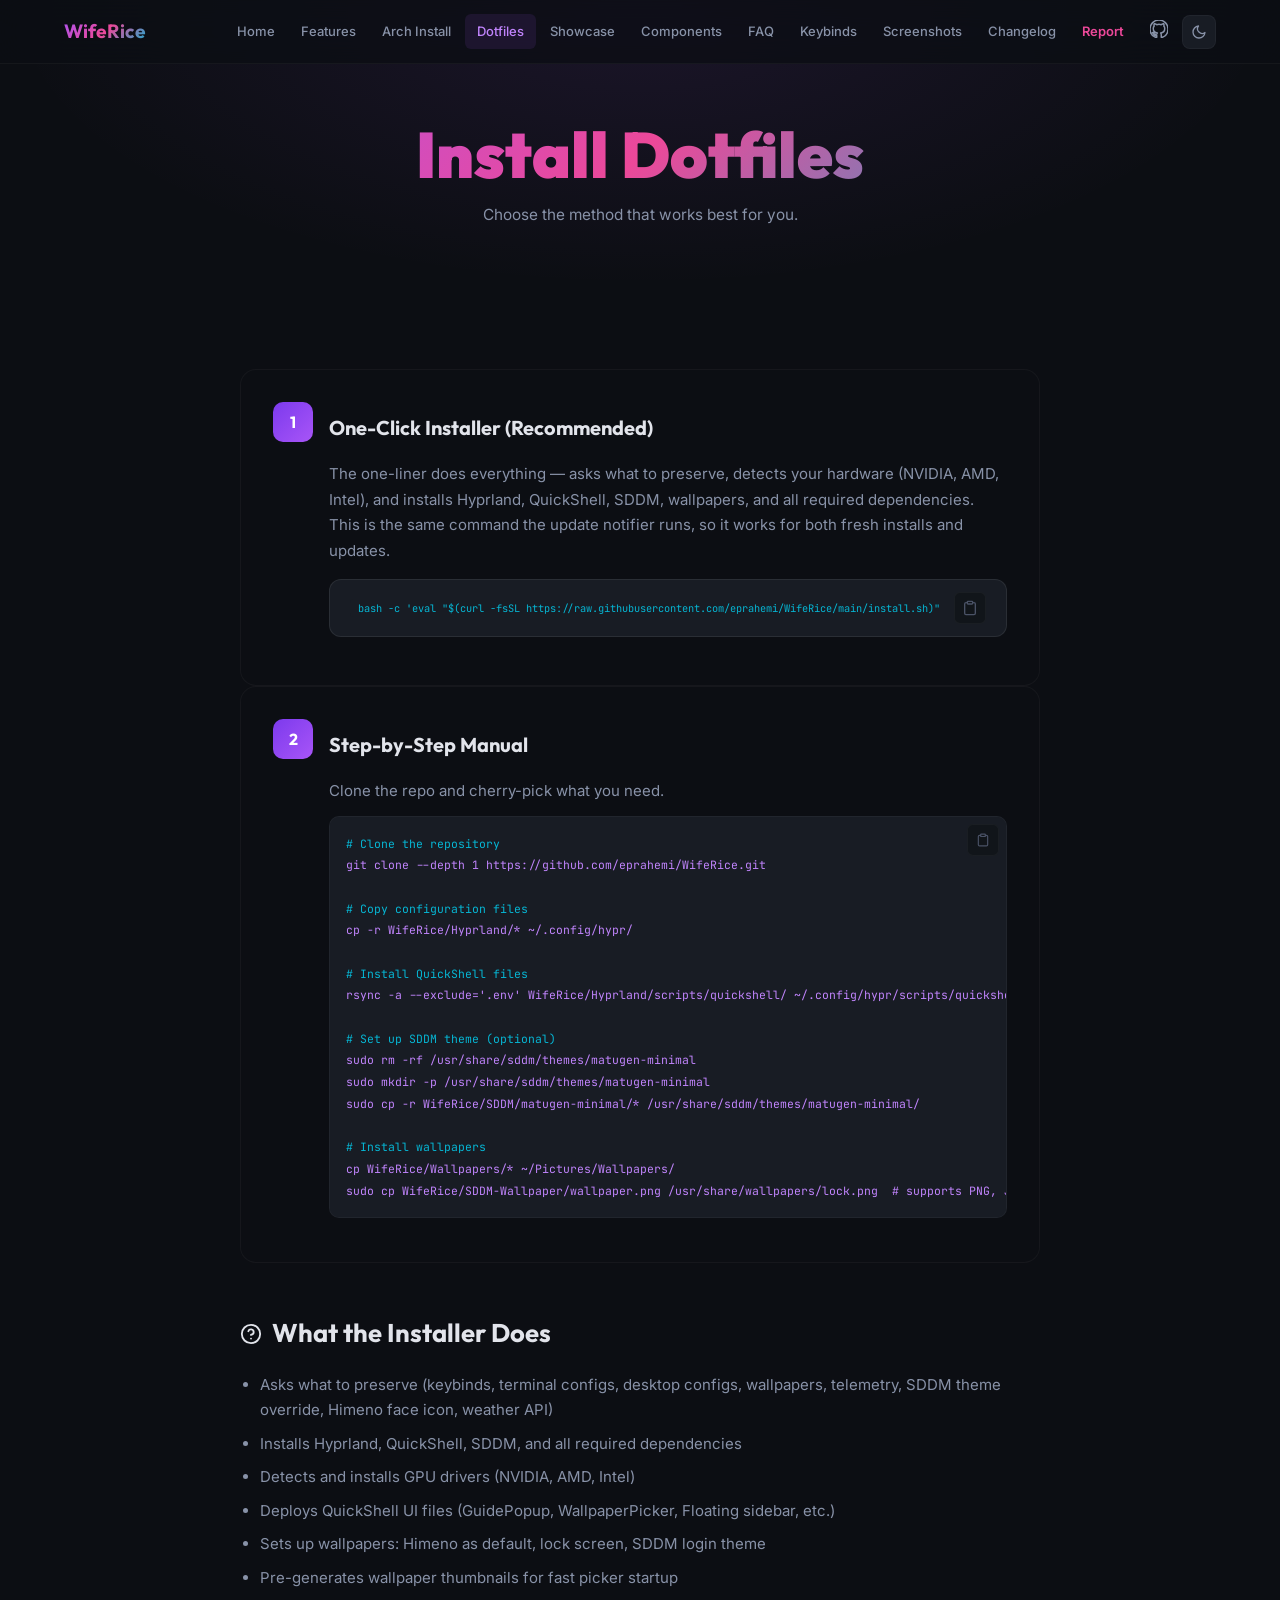
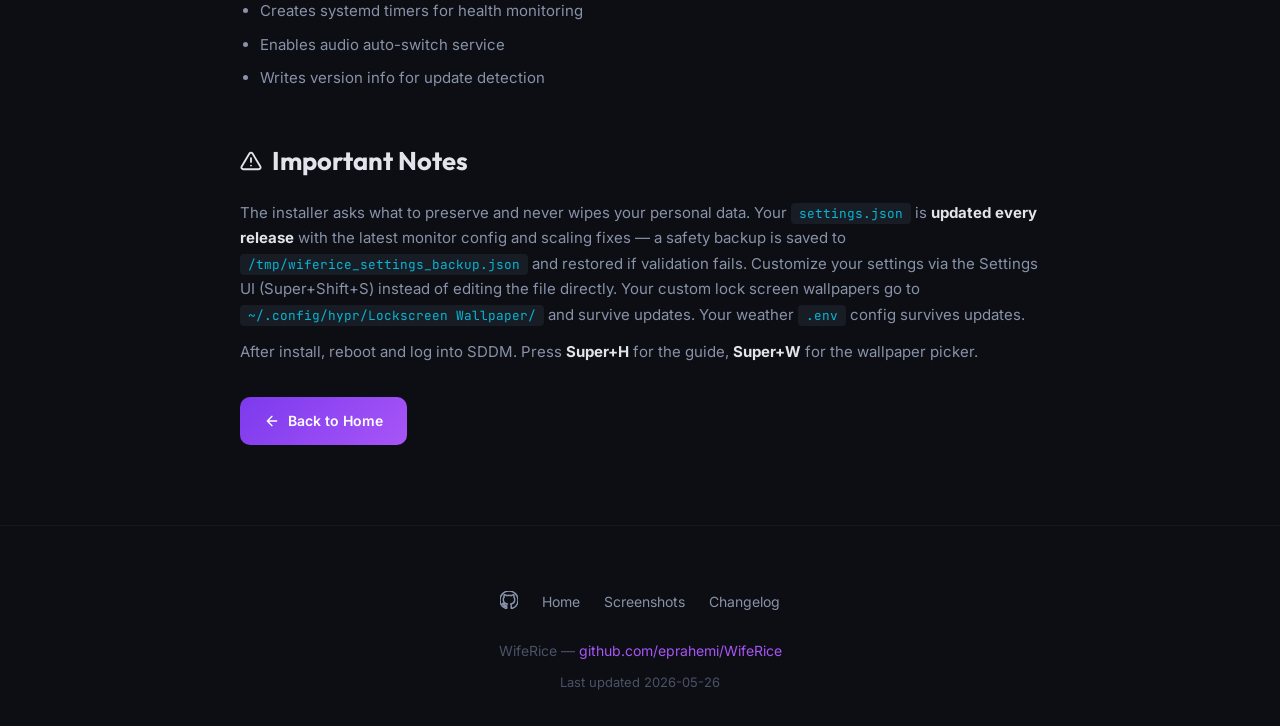
<file: install-dots.html>
<!DOCTYPE html>
<html lang="en">
<head>
  <meta charset="UTF-8">
  <meta name="viewport" content="width=device-width, initial-scale=1.0, maximum-scale=1.0, user-scalable=no">
  <title>Install Dotfiles — WifeRice</title>
  <link rel="icon" type="image/svg+xml" href="data:image/svg+xml,%3Csvg xmlns='http://www.w3.org/2000/svg' viewBox='0 0 32 32'%3E%3Cdefs%3E%3ClinearGradient id='g' x1='0%25' y1='0%25' x2='100%25' y2='100%25'%3E%3Cstop offset='0%25' stop-color='%23a855f7'/%3E%3Cstop offset='100%25' stop-color='%2306b6d4'/%3E%3C/linearGradient%3E%3C/defs%3E%3Crect width='32' height='32' rx='8' fill='%2311151a'/%3E%3Ctext x='16' y='23' font-family='sans-serif' font-size='20' font-weight='bold' fill='url(%23g)' text-anchor='middle'%3EW%3C/text%3E%3C/svg%3E">
  <meta name="description" content="Install WifeRice Hyprland dotfiles — automatic one-liner or manual step-by-step guide.">
  <meta property="og:type" content="website">
  <meta property="og:url" content="https://github.com/eprahemi/WifeRice">
  <meta property="og:title" content="Install Dotfiles — WifeRice">
  <meta property="og:description" content="Install WifeRice Hyprland dotfiles — automatic one-liner or manual step-by-step guide.">
  <meta name="twitter:card" content="summary_large_image">
  <meta name="twitter:title" content="Install Dotfiles — WifeRice">
  <link rel="stylesheet" href="style.css">
  <link rel="preconnect" href="https://fonts.googleapis.com">
  <link rel="preconnect" href="https://fonts.gstatic.com" crossorigin>
  <link href="https://fonts.googleapis.com/css2?family=Inter:wght@300;400;500;600;700;800;900&family=Outfit:wght@200;300;400;600;700;900&family=JetBrains+Mono:wght@400;500;700&display=swap" rel="stylesheet">
</head>
<body>

<div id="scroll-progress"></div>

<nav>
  <div class="nav-inner">
    <a href="home.html" class="nav-logo">WifeRice</a>
    <div class="nav-links">
      <a href="home.html">Home</a>
      <a href="features.html">Features</a>
      <a href="install-arch.html">Arch Install</a>
      <a href="install-dots.html" class="active">Dotfiles</a>
      <a href="showcase.html">Showcase</a>
      <a href="components.html">Components</a>
      <a href="faq.html">FAQ</a>
      <a href="keybinds.html">Keybinds</a>
      <a href="screenshots.html">Screenshots</a>
      <a href="changelog.html">Changelog</a>
      <a href="report.html" style="color:var(--pink);font-weight:600;">Report</a>
      <a href="https://github.com/eprahemi/WifeRice" target="_blank" aria-label="GitHub"><span class="icon-svg" style="width:18px;height:18px;"><svg viewBox="0 0 24 24" fill="currentColor" stroke="none"><path d="M12 0c-6.626 0-12 5.373-12 12 0 5.302 3.438 9.8 8.207 11.387.599.111.793-.261.793-.577v-2.234c-3.338.726-4.033-1.416-4.033-1.416-.546-1.387-1.333-1.756-1.333-1.756-1.089-.745.083-.729.083-.729 1.205.084 1.839 1.237 1.839 1.237 1.07 1.834 2.807 1.304 3.492.997.107-.775.418-1.305.762-1.604-2.665-.305-5.467-1.334-5.467-5.931 0-1.311.469-2.381 1.236-3.221-.124-.303-.535-1.524.117-3.176 0 0 1.008-.322 3.301 1.23.957-.266 1.983-.399 3.003-.405 1.02.006 2.047.139 3.006.405 2.291-1.552 3.297-1.23 3.297-1.23.653 1.653.242 2.874.118 3.176.77.84 1.235 1.911 1.235 3.221 0 4.609-2.807 5.624-5.479 5.921.43.372.823 1.102.823 2.222v3.293c0 .319.192.694.801.576 4.765-1.589 8.199-6.086 8.199-11.386 0-6.627-5.373-12-12-12z"/></svg></span></a>
      <button class="theme-toggle" onclick="toggleTheme()" aria-label="Toggle theme"><span class="icon-svg" style="width:16px;height:16px;"><svg viewBox="0 0 24 24"><path d="M21 12.79A9 9 0 1111.21 3 7 7 0 0021 12.79z"/></svg></span></button>
    </div>
    <button class="nav-hamburger" onclick="this.parentElement.querySelector('.nav-links').classList.toggle('open')" aria-label="Menu">
      <span></span><span></span><span></span>
    </button>
  </div>
</nav>

<section class="hero-mini">
  <h1>Install Dotfiles</h1>
  <p>Choose the method that works best for you.</p>
</section>

<section>
  <div class="container narrow">

    <div class="install-step fade-in">
      <div class="install-step-header">
        <div class="install-step-num">1</div>
        <div class="install-step-title">One-Click Installer (Recommended)</div>
      </div>
      <div class="install-step-body">
        <p>The one-liner does everything — asks what to preserve, detects your hardware (NVIDIA, AMD, Intel), and installs Hyprland, QuickShell, SDDM, wallpapers, and all required dependencies. This is the same command the update notifier runs, so it works for both fresh installs and updates.</p>
        <div class="install-cmd-box">
          <div class="install-cmd-scroll"><code>bash -c 'eval "$(curl -fsSL <span class="hl">https://raw.githubusercontent.com/eprahemi/WifeRice/main/install.sh</span>)"'</code></div>
          <button class="copy-btn" onclick="copyCmd(this)" data-tooltip="Copy install command"><span class="icon-svg" style="width:16px;height:16px;"><svg viewBox="0 0 24 24"><path d="M16 4h2a2 2 0 012 2v14a2 2 0 01-2 2H6a2 2 0 01-2-2V6a2 2 0 012-2h2"/><rect x="8" y="2" width="8" height="4" rx="1"/></svg></span></button>
        </div>
      </div>
    </div>

    <div class="install-step fade-in">
      <div class="install-step-header">
        <div class="install-step-num">2</div>
        <div class="install-step-title">Step-by-Step Manual</div>
      </div>
      <div class="install-step-body">
        <p>Clone the repo and cherry-pick what you need.</p>
        <div style="position:relative;">
          <button class="copy-btn" onclick="copyCmdPre(this)" data-tooltip="Copy all commands" style="position:absolute;top:8px;right:8px;z-index:2;"><span class="icon-svg" style="width:14px;height:14px;"><svg viewBox="0 0 24 24" fill="none" stroke="currentColor" stroke-width="2" stroke-linecap="round" stroke-linejoin="round"><path d="M16 4h2a2 2 0 012 2v14a2 2 0 01-2 2H6a2 2 0 01-2-2V6a2 2 0 012-2h2"/><rect x="8" y="2" width="8" height="4" rx="1"/></svg></span></button>
          <pre><code><span class="hl"># Clone the repository</span>
git clone --depth 1 https://github.com/eprahemi/WifeRice.git

<span class="hl"># Copy configuration files</span>
cp -r WifeRice/Hyprland/* ~/.config/hypr/

<span class="hl"># Install QuickShell files</span>
rsync -a --exclude='.env' WifeRice/Hyprland/scripts/quickshell/ ~/.config/hypr/scripts/quickshell/

<span class="hl"># Set up SDDM theme (optional)</span>
sudo rm -rf /usr/share/sddm/themes/matugen-minimal
sudo mkdir -p /usr/share/sddm/themes/matugen-minimal
sudo cp -r WifeRice/SDDM/matugen-minimal/* /usr/share/sddm/themes/matugen-minimal/

<span class="hl"># Install wallpapers</span>
cp WifeRice/Wallpapers/* ~/Pictures/Wallpapers/
sudo cp WifeRice/SDDM-Wallpaper/wallpaper.png /usr/share/wallpapers/lock.png  # supports PNG, JPG, JPEG, WEBP, BMP</code></pre>
        </div>
      </div>
    </div>

    <h3 style="font-family:var(--display);font-size:clamp(22px,2vw,28px);font-weight:700;margin:48px 0 16px;display:flex;align-items:center;gap:10px;"><span class="icon-svg" style="width:22px;height:22px;flex-shrink:0;"><svg viewBox="0 0 24 24" fill="none" stroke="currentColor" stroke-width="2" stroke-linecap="round" stroke-linejoin="round"><circle cx="12" cy="12" r="10"/><path d="M9.09 9a3 3 0 015.83 1c0 2-3 3-3 3"/><path d="M12 17h.01"/></svg></span> What the Installer Does</h3>
    <ul style="color:var(--text2);font-size:15px;line-height:1.7;padding-left:20px;display:flex;flex-direction:column;gap:8px;">
      <li>Asks what to preserve (keybinds, terminal configs, desktop configs, wallpapers, telemetry, SDDM theme override, Himeno face icon, weather API)</li>
      <li>Installs Hyprland, QuickShell, SDDM, and all required dependencies</li>
      <li>Detects and installs GPU drivers (NVIDIA, AMD, Intel)</li>
      <li>Deploys QuickShell UI files (GuidePopup, WallpaperPicker, Floating sidebar, etc.)</li>
      <li>Sets up wallpapers: Himeno as default, lock screen, SDDM login theme</li>
      <li>Pre-generates wallpaper thumbnails for fast picker startup</li>
      <li>Creates systemd timers for health monitoring</li>
      <li>Enables audio auto-switch service</li>
      <li>Writes version info for update detection</li>
    </ul>

    <h3 style="font-family:var(--display);font-size:clamp(22px,2vw,28px);font-weight:700;margin:48px 0 16px;display:flex;align-items:center;gap:10px;"><span class="icon-svg" style="width:22px;height:22px;flex-shrink:0;"><svg viewBox="0 0 24 24" fill="none" stroke="currentColor" stroke-width="2" stroke-linecap="round" stroke-linejoin="round"><path d="M10.29 3.86L1.82 18a2 2 0 001.71 3h16.94a2 2 0 001.71-3L13.71 3.86a2 2 0 00-3.42 0z"/><line x1="12" y1="9" x2="12" y2="13"/><line x1="12" y1="17" x2="12.01" y2="17"/></svg></span> Important Notes</h3>
    <p style="color:var(--text2);font-size:15px;line-height:1.7;">The installer asks what to preserve and never wipes your personal data. Your <code style="background:var(--bg3);padding:2px 8px;border-radius:4px;font-size:.85em;color:var(--cyan);">settings.json</code> is <strong>updated every release</strong> with the latest monitor config and scaling fixes — a safety backup is saved to <code style="background:var(--bg3);padding:2px 8px;border-radius:4px;font-size:.85em;color:var(--cyan);">/tmp/wiferice_settings_backup.json</code> and restored if validation fails. Customize your settings via the Settings UI (Super+Shift+S) instead of editing the file directly. Your custom lock screen wallpapers go to <code style="background:var(--bg3);padding:2px 8px;border-radius:4px;font-size:.85em;color:var(--cyan);">~/.config/hypr/Lockscreen Wallpaper/</code> and survive updates. Your weather <code style="background:var(--bg3);padding:2px 8px;border-radius:4px;font-size:.85em;color:var(--cyan);">.env</code> config survives updates.</p>
    <p style="color:var(--text2);font-size:15px;line-height:1.7;margin-top:12px;">After install, reboot and log into SDDM. Press <strong>Super+H</strong> for the guide, <strong>Super+W</strong> for the wallpaper picker.</p>

    <a href="home.html" class="section-link"><span class="icon-svg" style="width:16px;height:16px;"><svg viewBox="0 0 24 24" fill="none" stroke="currentColor" stroke-width="2" stroke-linecap="round" stroke-linejoin="round"><path d="M19 12H5M12 19l-7-7 7-7"/></svg></span> Back to Home</a>

  </div>
</section>

<footer>
  <div class="footer-links">
    <a href="https://github.com/eprahemi/WifeRice" target="_blank" aria-label="GitHub"><span class="icon-svg" style="width:18px;height:18px;"><svg viewBox="0 0 24 24" fill="currentColor" stroke="none"><path d="M12 0c-6.626 0-12 5.373-12 12 0 5.302 3.438 9.8 8.207 11.387.599.111.793-.261.793-.577v-2.234c-3.338.726-4.033-1.416-4.033-1.416-.546-1.387-1.333-1.756-1.333-1.756-1.089-.745.083-.729.083-.729 1.205.084 1.839 1.237 1.839 1.237 1.07 1.834 2.807 1.304 3.492.997.107-.775.418-1.305.762-1.604-2.665-.305-5.467-1.334-5.467-5.931 0-1.311.469-2.381 1.236-3.221-.124-.303-.535-1.524.117-3.176 0 0 1.008-.322 3.301 1.23.957-.266 1.983-.399 3.003-.405 1.02.006 2.047.139 3.006.405 2.291-1.552 3.297-1.23 3.297-1.23.653 1.653.242 2.874.118 3.176.77.84 1.235 1.911 1.235 3.221 0 4.609-2.807 5.624-5.479 5.921.43.372.823 1.102.823 2.222v3.293c0 .319.192.694.801.576 4.765-1.589 8.199-6.086 8.199-11.386 0-6.627-5.373-12-12-12z"/></svg></span></a>
    <a href="home.html">Home</a>
    <a href="screenshots.html">Screenshots</a>
    <a href="changelog.html">Changelog</a>
  </div>
  <p>WifeRice — <a href="https://github.com/eprahemi/WifeRice" target="_blank">github.com/eprahemi/WifeRice</a></p>
  <p style="margin-top:8px;font-size:13px;color:var(--text3);">Last updated <span id="last-updated">2026-05-26</span></p>

</footer>

<script>
window.addEventListener('scroll', () => {
  const h = document.documentElement.scrollHeight - window.innerHeight;
  document.getElementById('scroll-progress').style.width = h > 0 ? (window.scrollY / h * 100) + '%' : '0%';
});

function copyCmd(btn) {
  const code = btn.parentElement.querySelector('code').textContent.trim();
  navigator.clipboard.writeText(code).then(() => {
    const orig = btn.innerHTML;
    btn.innerHTML = '&#x2713;';
    btn.style.color = '#4ade80';
    setTimeout(() => { btn.innerHTML = orig; btn.style.color = ''; }, 2000);
  });
}

function copyCmdPre(btn) {
  const code = btn.parentElement.querySelector('code').textContent.trim();
  navigator.clipboard.writeText(code).then(() => {
    const orig = btn.innerHTML;
    btn.innerHTML = '&#x2713;';
    btn.style.color = '#4ade80';
    setTimeout(() => { btn.innerHTML = orig; btn.style.color = ''; }, 2000);
  });
}

const observer = new IntersectionObserver(entries => {
  entries.forEach(e => { if(e.isIntersecting) { e.target.classList.add('visible'); observer.unobserve(e.target); } });
}, { threshold:.1 });
document.querySelectorAll('.fade-in').forEach(el => observer.observe(el));

function toggleTheme() {
  const html = document.documentElement;
  const cur = html.getAttribute('data-theme');
  html.setAttribute('data-theme', cur === 'light' ? 'dark' : 'light');
  localStorage.setItem('theme', html.getAttribute('data-theme'));
}
const saved = localStorage.getItem('theme');
if(saved) document.documentElement.setAttribute('data-theme', saved);
</script>

</body>
</html>
</file>
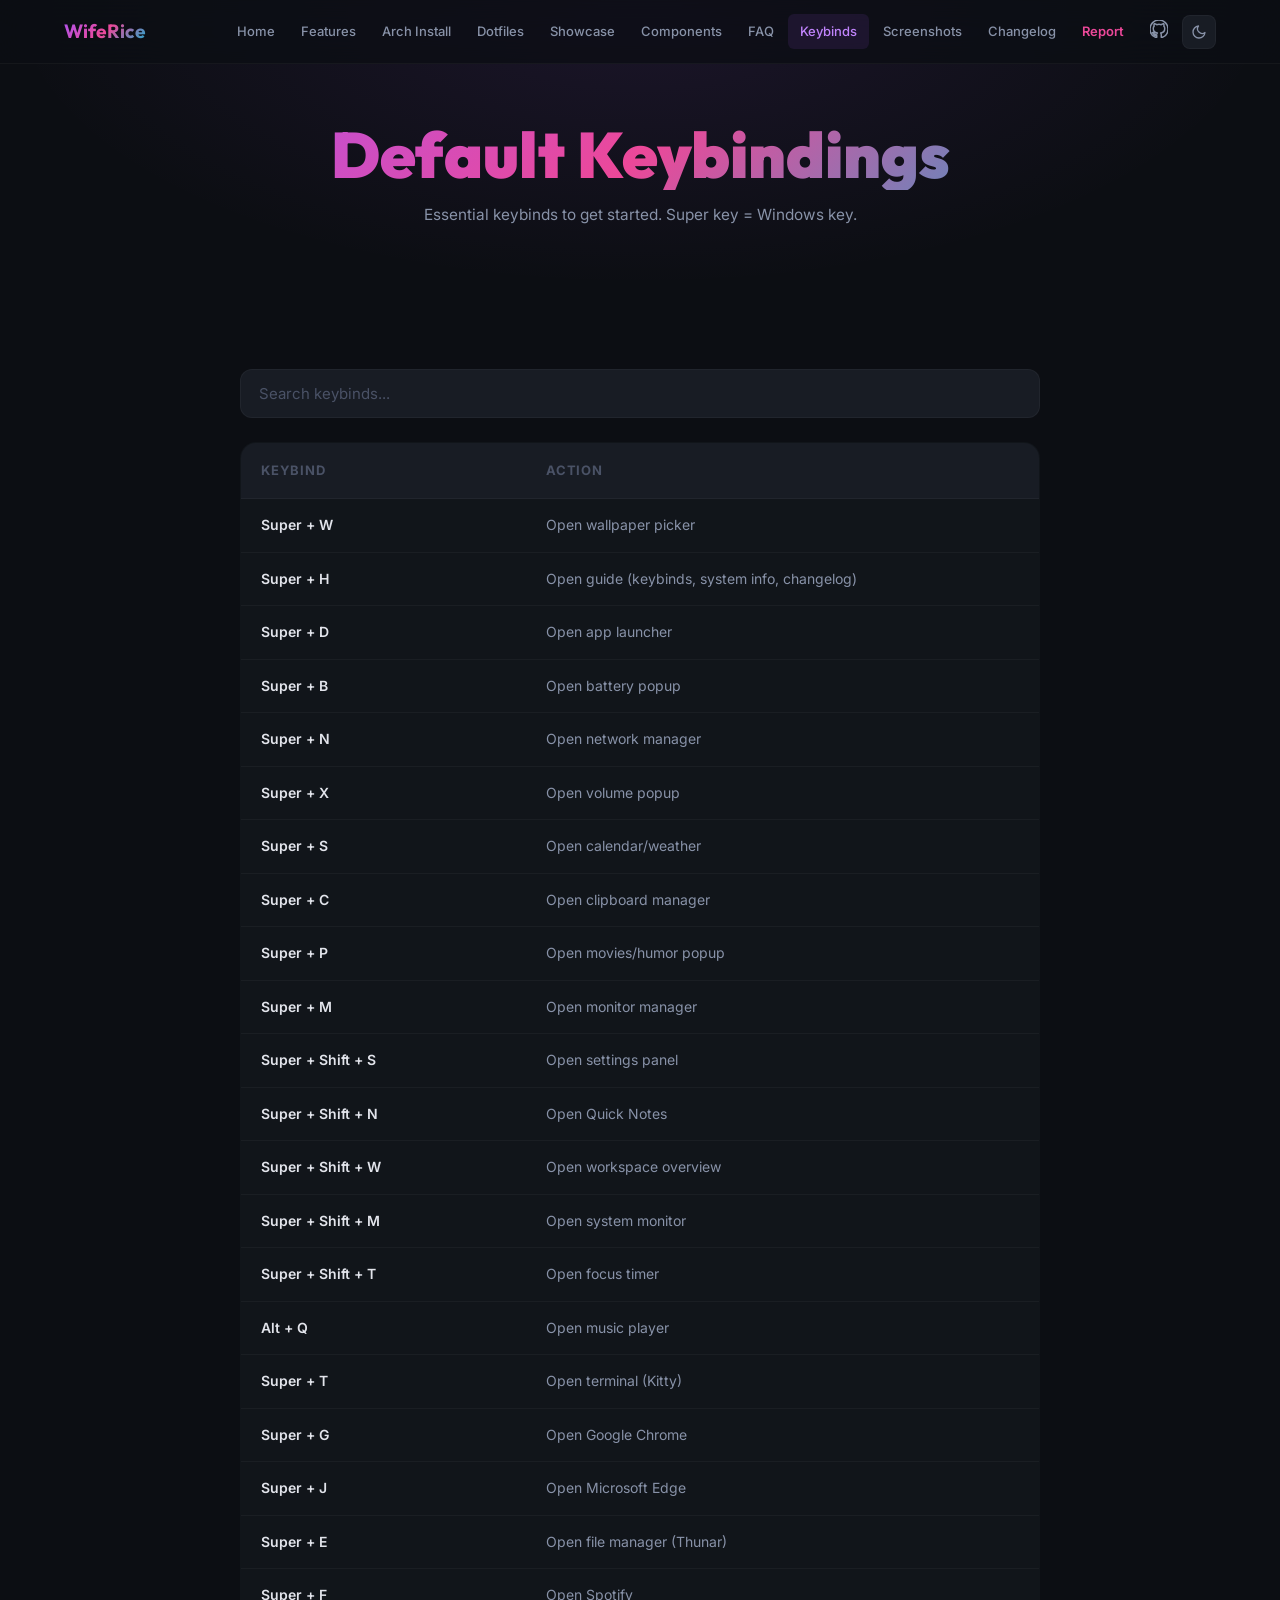
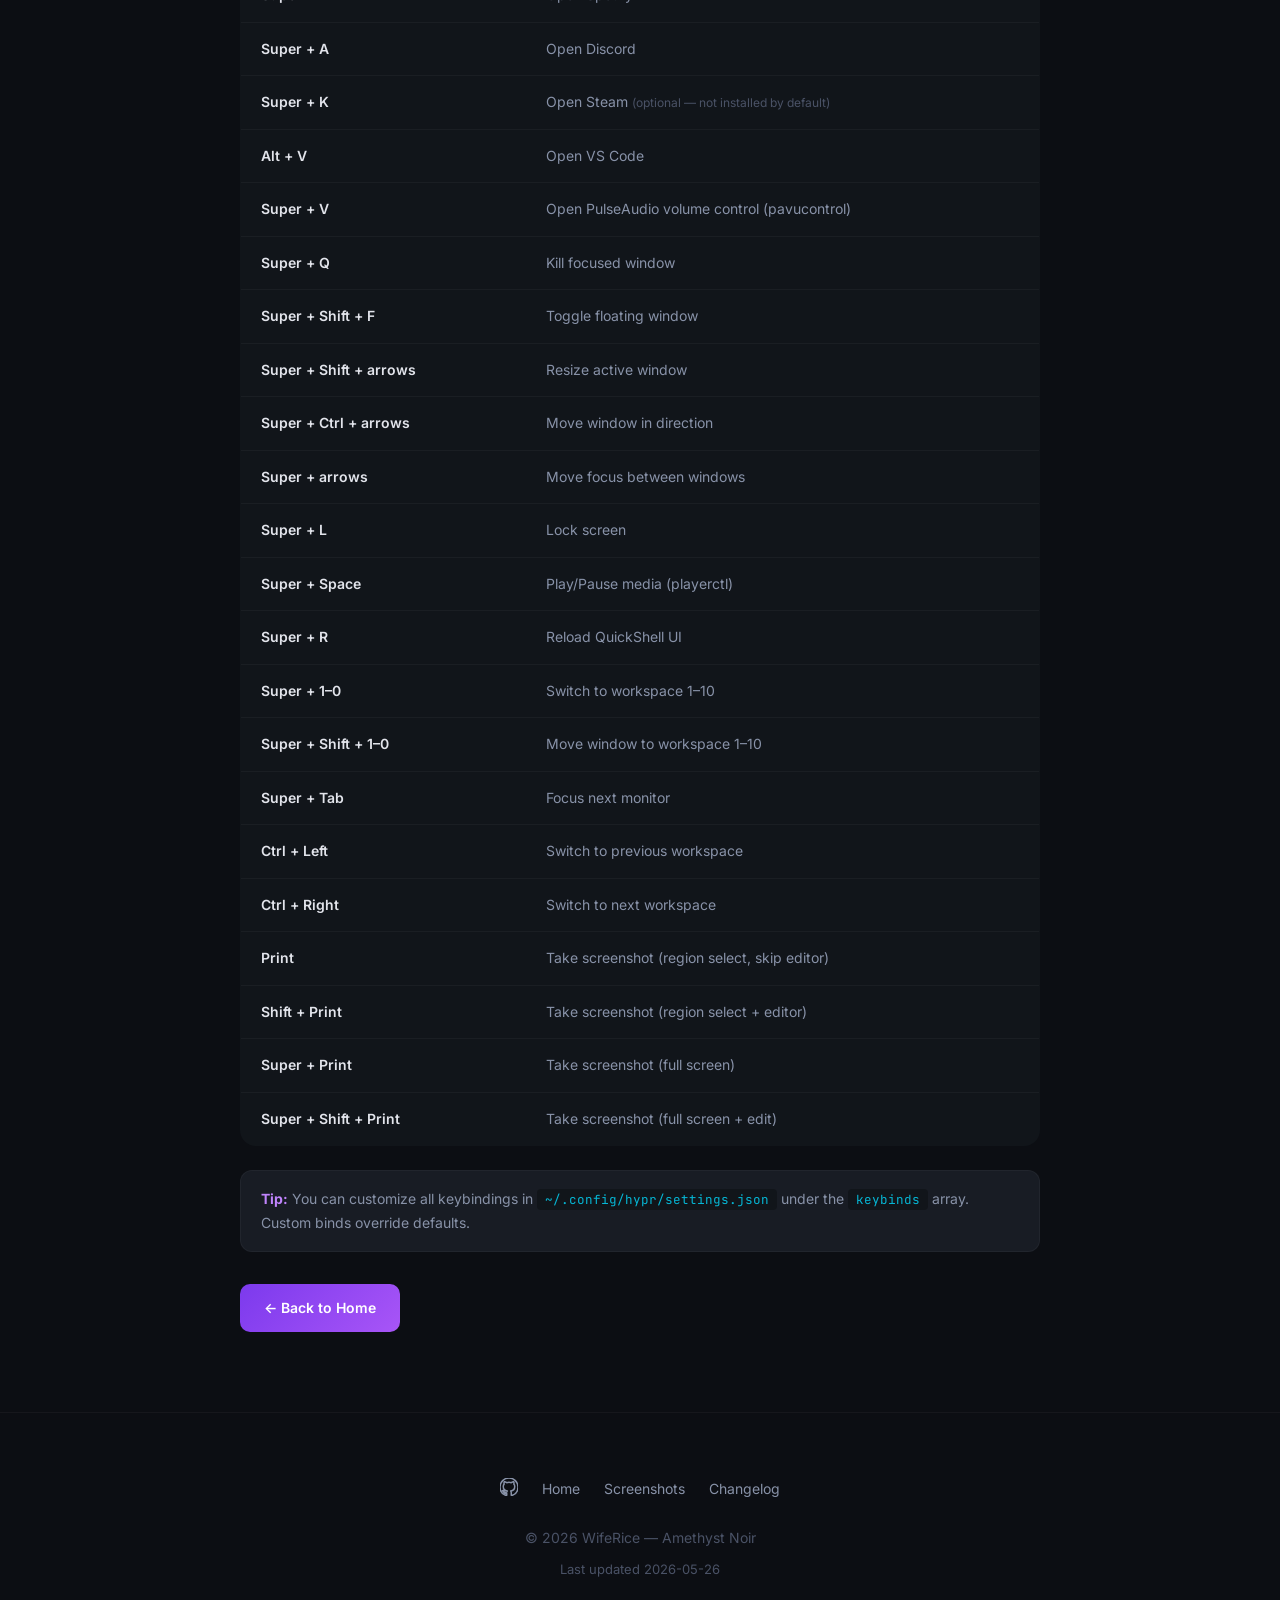
<file: keybinds.html>
<!DOCTYPE html>
<html lang="en">
<head>
  <meta charset="UTF-8">
  <meta name="viewport" content="width=device-width, initial-scale=1.0, maximum-scale=1.0, user-scalable=no">
  <title>Keybindings — WifeRice Dotfiles</title>
  <link rel="icon" type="image/svg+xml" href="data:image/svg+xml,%3Csvg xmlns='http://www.w3.org/2000/svg' viewBox='0 0 32 32'%3E%3Cdefs%3E%3ClinearGradient id='g' x1='0%25' y1='0%25' x2='100%25' y2='100%25'%3E%3Cstop offset='0%25' stop-color='%23a855f7'/%3E%3Cstop offset='100%25' stop-color='%2306b6d4'/%3E%3C/linearGradient%3E%3C/defs%3E%3Crect width='32' height='32' rx='8' fill='%2311151a'/%3E%3Ctext x='16' y='23' font-family='sans-serif' font-size='20' font-weight='bold' fill='url(%23g)' text-anchor='middle'%3EW%3C/text%3E%3C/svg%3E">
  <meta name="description" content="Default keybindings for WifeRice Hyprland dotfiles — quick reference for all essential shortcuts.">
  <meta property="og:type" content="website">
  <meta property="og:url" content="https://github.com/eprahemi/WifeRice">
  <meta property="og:title" content="Keybindings — WifeRice Dotfiles">
  <meta property="og:description" content="Default keybindings for WifeRice Hyprland dotfiles — quick reference for all essential shortcuts.">
  <meta name="twitter:card" content="summary_large_image">
  <meta name="twitter:title" content="Keybindings — WifeRice Dotfiles">
  <link rel="preconnect" href="https://fonts.googleapis.com">
  <link rel="preconnect" href="https://fonts.gstatic.com" crossorigin>
  <link href="https://fonts.googleapis.com/css2?family=Inter:wght@300;400;500;600;700;800;900&family=Outfit:wght@200;300;400;600;700;900&family=JetBrains+Mono:wght@400;500;700&display=swap" rel="stylesheet">
  <link rel="stylesheet" href="style.css">
</head>
<body>

<div id="scroll-progress"></div>

<nav>
  <div class="nav-inner">
    <a href="home.html" class="nav-logo">WifeRice</a>
    <div class="nav-links">
      <a href="home.html">Home</a>
      <a href="features.html">Features</a>
      <a href="install-arch.html">Arch Install</a>
      <a href="install-dots.html">Dotfiles</a>
      <a href="showcase.html">Showcase</a>
      <a href="components.html">Components</a>
      <a href="faq.html">FAQ</a>
      <a href="keybinds.html" class="active">Keybinds</a>
      <a href="screenshots.html">Screenshots</a>
      <a href="changelog.html">Changelog</a>
      <a href="report.html" style="color:var(--pink);font-weight:600;">Report</a>
      <a href="https://github.com/eprahemi/WifeRice" target="_blank" aria-label="GitHub"><span class="icon-svg" style="width:18px;height:18px;"><svg viewBox="0 0 24 24" fill="currentColor" stroke="none"><path d="M12 0c-6.626 0-12 5.373-12 12 0 5.302 3.438 9.8 8.207 11.387.599.111.793-.261.793-.577v-2.234c-3.338.726-4.033-1.416-4.033-1.416-.546-1.387-1.333-1.756-1.333-1.756-1.089-.745.083-.729.083-.729 1.205.084 1.839 1.237 1.839 1.237 1.07 1.834 2.807 1.304 3.492.997.107-.775.418-1.305.762-1.604-2.665-.305-5.467-1.334-5.467-5.931 0-1.311.469-2.381 1.236-3.221-.124-.303-.535-1.524.117-3.176 0 0 1.008-.322 3.301 1.23.957-.266 1.983-.399 3.003-.405 1.02.006 2.047.139 3.006.405 2.291-1.552 3.297-1.23 3.297-1.23.653 1.653.242 2.874.118 3.176.77.84 1.235 1.911 1.235 3.221 0 4.609-2.807 5.624-5.479 5.921.43.372.823 1.102.823 2.222v3.293c0 .319.192.694.801.576 4.765-1.589 8.199-6.086 8.199-11.386 0-6.627-5.373-12-12-12z"/></svg></span></a>
      <button class="theme-toggle" onclick="toggleTheme()" aria-label="Toggle theme"><span class="icon-svg" style="width:16px;height:16px;"><svg viewBox="0 0 24 24"><path d="M21 12.79A9 9 0 1111.21 3 7 7 0 0021 12.79z"/></svg></span></button>
    </div>
    <button class="nav-hamburger" onclick="this.parentElement.querySelector('.nav-links').classList.toggle('open')" aria-label="Menu">
      <span></span><span></span><span></span>
    </button>
  </div>
</nav>

<section class="hero-mini">
  <h1>Default Keybindings</h1>
  <p>Essential keybinds to get started. Super key = Windows key.</p>
</section>

<section>
  <div class="container narrow">
    <input type="text" class="search-box" id="keybind-search" placeholder="Search keybinds..." oninput="filterKeybinds(this.value)">
    <div class="table-wrap"><table class="comparison-table fade-in">
      <thead>
        <tr><th>Keybind</th><th>Action</th></tr>
      </thead>
      <tbody>
        <tr><td>Super + W</td><td>Open wallpaper picker</td></tr>
        <tr><td>Super + H</td><td>Open guide (keybinds, system info, changelog)</td></tr>
        <tr><td>Super + D</td><td>Open app launcher</td></tr>
        <tr><td>Super + B</td><td>Open battery popup</td></tr>
        <tr><td>Super + N</td><td>Open network manager</td></tr>
        <tr><td>Super + X</td><td>Open volume popup</td></tr>
        <tr><td>Super + S</td><td>Open calendar/weather</td></tr>
        <tr><td>Super + C</td><td>Open clipboard manager</td></tr>
        <tr><td>Super + P</td><td>Open movies/humor popup</td></tr>
        <tr><td>Super + M</td><td>Open monitor manager</td></tr>
        <tr><td>Super + Shift + S</td><td>Open settings panel</td></tr>
        <tr><td>Super + Shift + N</td><td>Open Quick Notes</td></tr>
        <tr><td>Super + Shift + W</td><td>Open workspace overview</td></tr>
        <tr><td>Super + Shift + M</td><td>Open system monitor</td></tr>
        <tr><td>Super + Shift + T</td><td>Open focus timer</td></tr>
        <tr><td>Alt + Q</td><td>Open music player</td></tr>
        <tr><td>Super + T</td><td>Open terminal (Kitty)</td></tr>
        <tr><td>Super + G</td><td>Open Google Chrome</td></tr>
        <tr><td>Super + J</td><td>Open Microsoft Edge</td></tr>
        <tr><td>Super + E</td><td>Open file manager (Thunar)</td></tr>
        <tr><td>Super + F</td><td>Open Spotify</td></tr>
        <tr><td>Super + A</td><td>Open Discord</td></tr>
        <tr><td>Super + K</td><td>Open Steam <span style="color:var(--text3);font-size:12px;">(optional — not installed by default)</span></td></tr>
        <tr><td>Alt + V</td><td>Open VS Code</td></tr>
        <tr><td>Super + V</td><td>Open PulseAudio volume control (pavucontrol)</td></tr>
        <tr><td>Super + Q</td><td>Kill focused window</td></tr>
        <tr><td>Super + Shift + F</td><td>Toggle floating window</td></tr>
        <tr><td>Super + Shift + arrows</td><td>Resize active window</td></tr>
        <tr><td>Super + Ctrl + arrows</td><td>Move window in direction</td></tr>
        <tr><td>Super + arrows</td><td>Move focus between windows</td></tr>
        <tr><td>Super + L</td><td>Lock screen</td></tr>
        <tr><td>Super + Space</td><td>Play/Pause media (playerctl)</td></tr>
        <tr><td>Super + R</td><td>Reload QuickShell UI</td></tr>
        <tr><td>Super + 1&ndash;0</td><td>Switch to workspace 1&ndash;10</td></tr>
        <tr><td>Super + Shift + 1&ndash;0</td><td>Move window to workspace 1&ndash;10</td></tr>
        <tr><td>Super + Tab</td><td>Focus next monitor</td></tr>
        <tr><td>Ctrl + Left</td><td>Switch to previous workspace</td></tr>
        <tr><td>Ctrl + Right</td><td>Switch to next workspace</td></tr>
        <tr><td>Print</td><td>Take screenshot (region select, skip editor)</td></tr>
        <tr><td>Shift + Print</td><td>Take screenshot (region select + editor)</td></tr>
        <tr><td>Super + Print</td><td>Take screenshot (full screen)</td></tr>
        <tr><td>Super + Shift + Print</td><td>Take screenshot (full screen + edit)</td></tr>
      </tbody>
    </table></div>

    <p style="margin-top:24px;padding:16px 20px;background:var(--bg3);border:1px solid var(--border);border-radius:12px;color:var(--text2);font-size:14px;line-height:1.7;">
      <strong style="color:var(--mauve);">Tip:</strong> You can customize all keybindings in
      <code style="background:var(--bg2);padding:2px 8px;border-radius:4px;color:var(--cyan);">~/.config/hypr/settings.json</code>
      under the <code style="background:var(--bg2);padding:2px 8px;border-radius:4px;color:var(--cyan);">keybinds</code> array. Custom binds override defaults.
    </p>

    <a href="home.html" class="section-link">&larr; Back to Home</a>
  </div>
</section>

<footer>
  <div class="footer-links">
    <a href="https://github.com/eprahemi/WifeRice" target="_blank" aria-label="GitHub"><span class="icon-svg" style="width:18px;height:18px;"><svg viewBox="0 0 24 24" fill="currentColor" stroke="none"><path d="M12 0c-6.626 0-12 5.373-12 12 0 5.302 3.438 9.8 8.207 11.387.599.111.793-.261.793-.577v-2.234c-3.338.726-4.033-1.416-4.033-1.416-.546-1.387-1.333-1.756-1.333-1.756-1.089-.745.083-.729.083-.729 1.205.084 1.839 1.237 1.839 1.237 1.07 1.834 2.807 1.304 3.492.997.107-.775.418-1.305.762-1.604-2.665-.305-5.467-1.334-5.467-5.931 0-1.311.469-2.381 1.236-3.221-.124-.303-.535-1.524.117-3.176 0 0 1.008-.322 3.301 1.23.957-.266 1.983-.399 3.003-.405 1.02.006 2.047.139 3.006.405 2.291-1.552 3.297-1.23 3.297-1.23.653 1.653.242 2.874.118 3.176.77.84 1.235 1.911 1.235 3.221 0 4.609-2.807 5.624-5.479 5.921.43.372.823 1.102.823 2.222v3.293c0 .319.192.694.801.576 4.765-1.589 8.199-6.086 8.199-11.386 0-6.627-5.373-12-12-12z"/></svg></span></a>
    <a href="home.html">Home</a>
    <a href="screenshots.html">Screenshots</a>
    <a href="changelog.html">Changelog</a>
  </div>
  <p>&copy; 2026 WifeRice &mdash; Amethyst Noir</p>
  <p style="margin-top:8px;font-size:13px;color:var(--text3);">Last updated <span id="last-updated">2026-05-26</span></p>
</footer>

<script>
const progress = document.getElementById('scroll-progress');
window.addEventListener('scroll', () => {
  const h = document.documentElement.scrollHeight - window.innerHeight;
  progress.style.width = h > 0 ? (window.scrollY / h * 100) + '%' : '0%';
});

const observer = new IntersectionObserver(entries => {
  entries.forEach(e => { if(e.isIntersecting) { e.target.classList.add('visible'); observer.unobserve(e.target); } });
}, { threshold:.1 });
document.querySelectorAll('.fade-in').forEach(el => observer.observe(el));

function toggleTheme() {
  const html = document.documentElement;
  const cur = html.getAttribute('data-theme');
  html.setAttribute('data-theme', cur === 'light' ? 'dark' : 'light');
  localStorage.setItem('theme', html.getAttribute('data-theme'));
}
const saved = localStorage.getItem('theme');
if(saved) document.documentElement.setAttribute('data-theme', saved);

function filterKeybinds(val) {
  const q = val.toLowerCase();
  document.querySelectorAll('.comparison-table tbody tr').forEach(row => {
    const text = row.textContent.toLowerCase();
    row.style.display = text.includes(q) ? '' : 'none';
  });
}
</script>
</body>
</html>
</file>
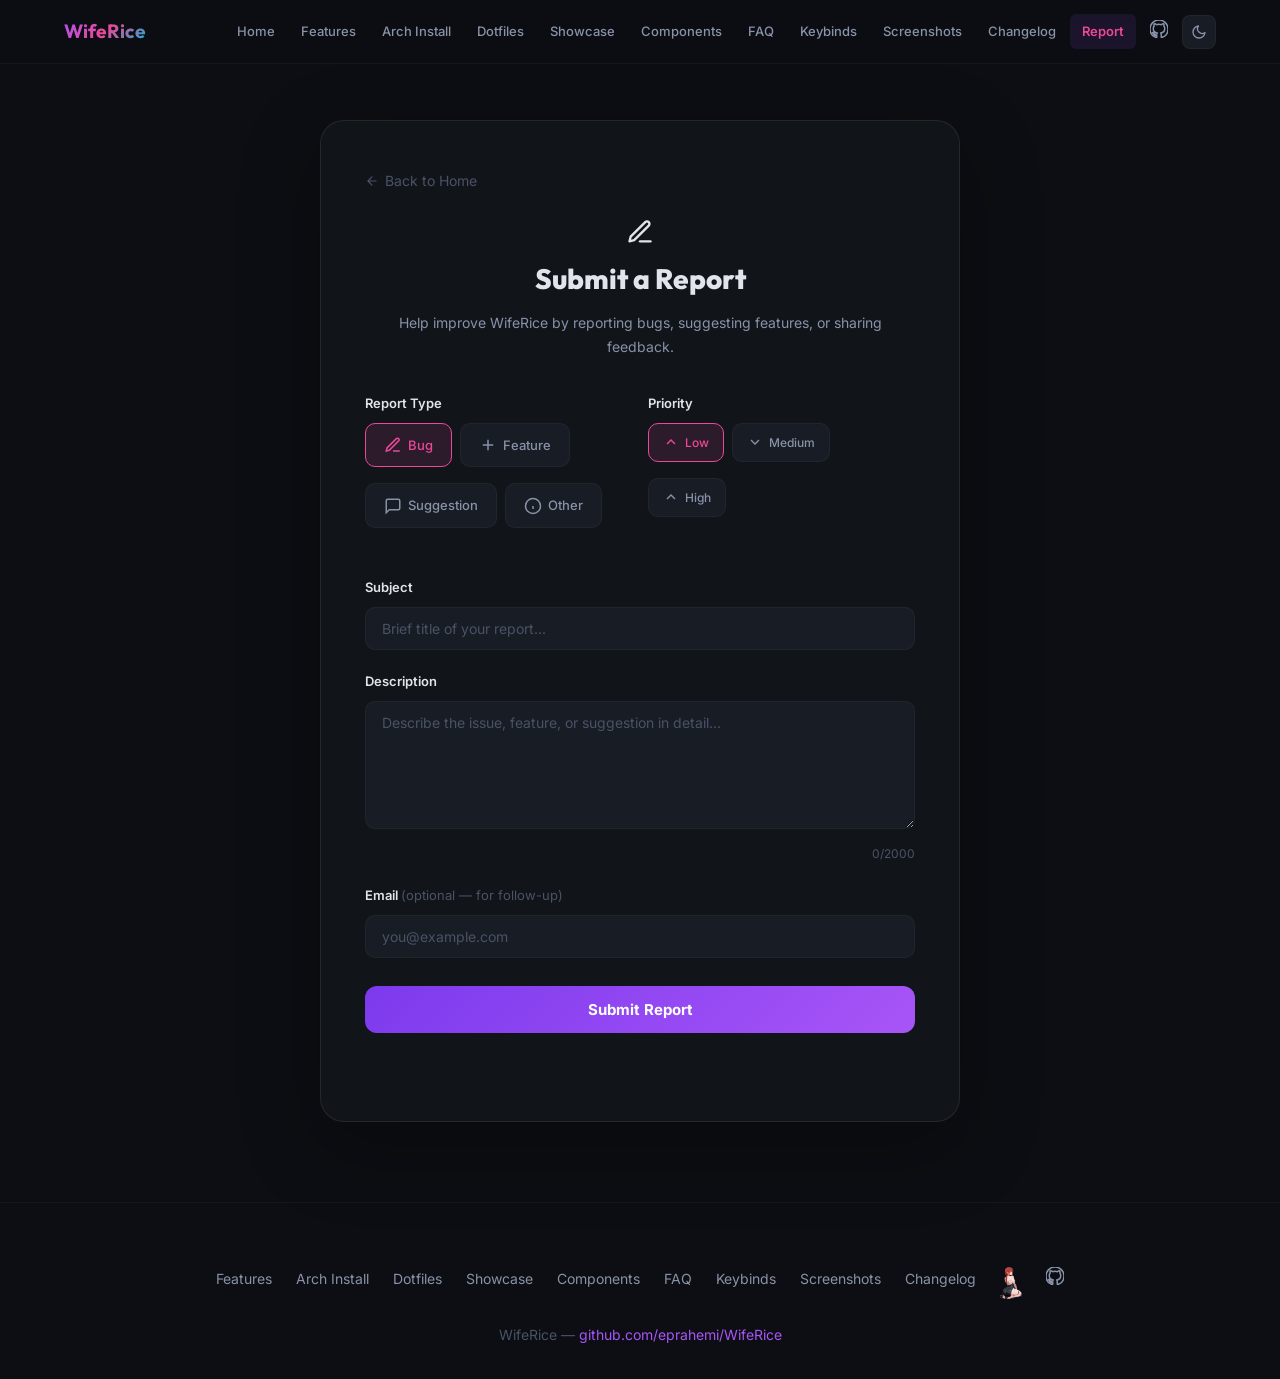
<file: report.html>
<!DOCTYPE html>
<html lang="en">
<head>
  <meta charset="UTF-8">
  <meta name="viewport" content="width=device-width, initial-scale=1.0, maximum-scale=1.0, user-scalable=no">
  <title>Report — WifeRice</title>
  <link rel="icon" type="image/svg+xml" href="data:image/svg+xml,%3Csvg xmlns='http://www.w3.org/2000/svg' viewBox='0 0 32 32'%3E%3Cdefs%3E%3ClinearGradient id='g' x1='0%25' y1='0%25' x2='100%25' y2='100%25'%3E%3Cstop offset='0%25' stop-color='%23a855f7'/%3E%3Cstop offset='100%25' stop-color='%2306b6d4'/%3E%3C/linearGradient%3E%3C/defs%3E%3Crect width='32' height='32' rx='8' fill='%2311151a'/%3E%3Ctext x='16' y='23' font-family='sans-serif' font-size='20' font-weight='bold' fill='url(%23g)' text-anchor='middle'%3EW%3C/text%3E%3C/svg%3E">
  <meta name="description" content="Submit a bug report, feature request, or suggestion for WifeRice.">
  <meta property="og:type" content="website">
  <meta property="og:url" content="https://github.com/eprahemi/WifeRice">
  <meta name="twitter:card" content="summary_large_image">
  <meta name="og:title" content="Report — WifeRice">
  <link rel="preconnect" href="https://fonts.googleapis.com">
  <link rel="preconnect" href="https://fonts.gstatic.com" crossorigin>
  <link href="https://fonts.googleapis.com/css2?family=Inter:wght@300;400;500;600;700;800;900&family=Outfit:wght@200;300;400;600;700;900&family=JetBrains+Mono:wght@400;500;700&display=swap" rel="stylesheet">
  <link rel="stylesheet" href="style.css">
  <style>
    .report-page {
      min-height:100vh; display:flex; align-items:center; justify-content:center;
      padding:120px 24px 80px;
    }
    .report-card {
      background:var(--bg2); border:1px solid var(--border2);
      border-radius:24px; width:100%; max-width:640px;
      padding:48px 44px; box-shadow:0 24px 80px rgba(0,0,0,.3);
      animation:fadeUp .5s ease;
    }
    @keyframes fadeUp { from{opacity:0;transform:translateY(24px)} to{opacity:1;transform:translateY(0)} }
    .report-card .report-header { text-align:center; margin-bottom:32px; }
    .report-card .report-header h1 { font-family:var(--display); font-size:28px; font-weight:800; margin-bottom:8px; }
    .report-card .report-header p { color:var(--text2); font-size:14px; }
    .report-card .report-field { margin-bottom:20px; }
    .report-card .report-field label { display:block; font-size:13px; font-weight:600; color:var(--text); margin-bottom:8px; }
    .report-card .report-row { display:grid; grid-template-columns:1fr 1fr; gap:16px; margin-bottom:20px; }
    @media(max-width:500px) { .report-card .report-row { grid-template-columns:1fr; } }
    .report-card .report-options { display:flex; gap:8px; flex-wrap:wrap; }
    .report-card .report-option input { position:absolute; opacity:0; pointer-events:none; }
    .report-card .report-opt-inner {
      display:inline-flex; align-items:center; gap:6px;
      padding:10px 18px; border-radius:10px; font-size:13px; font-weight:500;
      background:var(--bg3); border:1px solid var(--border); color:var(--text2);
      cursor:pointer; transition:all .2s;
    }
    .report-card .report-option input:checked + .report-opt-inner {
      background:rgba(236,72,153,.12); border-color:var(--pink); color:var(--pink);
    }
    .report-card .report-option.small .report-opt-inner { padding:8px 14px; font-size:12px; }
    .report-card .report-input {
      width:100%; padding:12px 16px; border-radius:10px;
      background:var(--bg3); border:1px solid var(--border); color:var(--text);
      font-family:var(--font); font-size:14px; outline:none; transition:border-color .2s;
    }
    .report-card .report-input:focus { border-color:var(--pink); }
    .report-card .report-input::placeholder { color:var(--text3); }
    .report-card .report-textarea { resize:vertical; min-height:120px; }
    .report-card .report-chars { display:block; text-align:right; font-size:12px; color:var(--text3); margin-top:6px; }
    .report-card .report-submit {
      width:100%; padding:14px 24px; border-radius:12px;
      font-size:15px; font-weight:700; font-family:var(--font);
      background:var(--gradient2); color:#fff; border:none;
      cursor:pointer; transition:all .3s; margin-top:8px;
    }
    .report-card .report-submit:hover { opacity:.9; transform:translateY(-1px); }
    .report-card .report-submit:disabled { opacity:.5; cursor:not-allowed; transform:none; }
    .report-card .report-status {
      text-align:center; font-size:14px; font-weight:600; margin-top:16px;
      min-height:24px;
    }
    .report-card .report-status.success { color:var(--cyan); }
    .report-card .report-status.error { color:var(--pink); }
    .report-back {
      display:inline-flex; align-items:center; gap:6px;
      color:var(--text3); font-size:14px; margin-bottom:24px; transition:color .2s;
    }
    .report-back:hover { color:var(--text); }
  </style>
</head>
<body>

<div id="page-loader"><div class="loader-letter">W</div></div>

<nav>
  <div class="nav-inner">
    <a href="home.html" class="nav-logo">WifeRice</a>
    <div class="nav-links">
      <a href="home.html">Home</a>
      <a href="features.html">Features</a>
      <a href="install-arch.html">Arch Install</a>
      <a href="install-dots.html">Dotfiles</a>
      <a href="showcase.html">Showcase</a>
      <a href="components.html">Components</a>
      <a href="faq.html">FAQ</a>
      <a href="keybinds.html">Keybinds</a>
      <a href="screenshots.html">Screenshots</a>
      <a href="changelog.html">Changelog</a>
      <a href="report.html" class="active" style="color:var(--pink);font-weight:600;">Report</a>
      <a href="https://github.com/eprahemi/WifeRice" target="_blank" aria-label="GitHub"><span class="icon-svg" style="width:18px;height:18px;"><svg viewBox="0 0 24 24" fill="currentColor" stroke="none"><path d="M12 0c-6.626 0-12 5.373-12 12 0 5.302 3.438 9.8 8.207 11.387.599.111.793-.261.793-.577v-2.234c-3.338.726-4.033-1.416-4.033-1.416-.546-1.387-1.333-1.756-1.333-1.756-1.089-.745.083-.729.083-.729 1.205.084 1.839 1.237 1.839 1.237 1.07 1.834 2.807 1.304 3.492.997.107-.775.418-1.305.762-1.604-2.665-.305-5.467-1.334-5.467-5.931 0-1.311.469-2.381 1.236-3.221-.124-.303-.535-1.524.117-3.176 0 0 1.008-.322 3.301 1.23.957-.266 1.983-.399 3.003-.405 1.02.006 2.047.139 3.006.405 2.291-1.552 3.297-1.23 3.297-1.23.653 1.653.242 2.874.118 3.176.77.84 1.235 1.911 1.235 3.221 0 4.609-2.807 5.624-5.479 5.921.43.372.823 1.102.823 2.222v3.293c0 .319.192.694.801.576 4.765-1.589 8.199-6.086 8.199-11.386 0-6.627-5.373-12-12-12z"/></svg></span></a>
      <button class="theme-toggle" onclick="toggleTheme()" aria-label="Toggle theme"><span class="icon-svg" style="width:16px;height:16px;"><svg viewBox="0 0 24 24"><path d="M21 12.79A9 9 0 1111.21 3 7 7 0 0021 12.79z"/></svg></span></button>
    </div>
    <button class="nav-hamburger" onclick="this.parentElement.querySelector('.nav-links').classList.toggle('open')" aria-label="Menu">
      <span></span><span></span><span></span>
    </button>
  </div>
</nav>

<div id="scroll-progress"></div>

<section class="report-page">
  <div class="report-card">
    <a href="home.html" class="report-back">
      <span class="icon-svg" style="width:14px;height:14px;"><svg viewBox="0 0 24 24"><path d="M19 12H5M12 19l-7-7 7-7"/></svg></span>
      Back to Home
    </a>
    <div class="report-header">
      <div class="report-icon">
        <svg viewBox="0 0 24 24" width="28" height="28" fill="none" stroke="currentColor" stroke-width="2" stroke-linecap="round" stroke-linejoin="round"><path d="M12 20h9"/><path d="M16.5 3.5a2.121 2.121 0 013 3L7 19l-4 1 1-4L16.5 3.5z"/></svg>
      </div>
      <h1>Submit a Report</h1>
      <p>Help improve WifeRice by reporting bugs, suggesting features, or sharing feedback.</p>
    </div>
    <form id="report-form">
      <div class="report-row">
        <div class="report-field">
          <label>Report Type</label>
          <div class="report-options" id="report-type">
            <label class="report-option"><input type="radio" name="type" value="Bug" checked><span class="report-opt-inner"><svg viewBox="0 0 24 24" width="18" height="18" fill="none" stroke="currentColor" stroke-width="2"><path d="M12 20h9"/><path d="M16.5 3.5a2.121 2.121 0 013 3L7 19l-4 1 1-4L16.5 3.5z"/></svg>Bug</span></label>
            <label class="report-option"><input type="radio" name="type" value="Feature"><span class="report-opt-inner"><svg viewBox="0 0 24 24" width="18" height="18" fill="none" stroke="currentColor" stroke-width="2"><path d="M12 5v14M5 12h14"/></svg>Feature</span></label>
            <label class="report-option"><input type="radio" name="type" value="Suggestion"><span class="report-opt-inner"><svg viewBox="0 0 24 24" width="18" height="18" fill="none" stroke="currentColor" stroke-width="2"><path d="M21 15a2 2 0 01-2 2H7l-4 4V5a2 2 0 012-2h14a2 2 0 012 2z"/></svg>Suggestion</span></label>
            <label class="report-option"><input type="radio" name="type" value="Other"><span class="report-opt-inner"><svg viewBox="0 0 24 24" width="18" height="18" fill="none" stroke="currentColor" stroke-width="2"><circle cx="12" cy="12" r="10"/><path d="M12 16v-4M12 8h.01"/></svg>Other</span></label>
          </div>
        </div>
        <div class="report-field">
          <label>Priority</label>
          <div class="report-options" id="report-priority">
            <label class="report-option small"><input type="radio" name="priority" value="Low" checked><span class="report-opt-inner"><svg viewBox="0 0 24 24" width="16" height="16" fill="none" stroke="currentColor" stroke-width="2"><path d="M18 15l-6-6-6 6"/></svg>Low</span></label>
            <label class="report-option small"><input type="radio" name="priority" value="Medium"><span class="report-opt-inner"><svg viewBox="0 0 24 24" width="16" height="16" fill="none" stroke="currentColor" stroke-width="2"><path d="M6 9l6 6 6-6"/></svg>Medium</span></label>
            <label class="report-option small"><input type="radio" name="priority" value="High"><span class="report-opt-inner"><svg viewBox="0 0 24 24" width="16" height="16" fill="none" stroke="currentColor" stroke-width="2"><path d="M6 15l6-6 6 6"/></svg>High</span></label>
          </div>
        </div>
      </div>
      <div class="report-field">
        <label>Subject</label>
        <input type="text" name="subject" class="report-input" placeholder="Brief title of your report..." required>
      </div>
      <div class="report-field">
        <label>Description</label>
        <textarea name="description" id="report-desc" class="report-input report-textarea" rows="6" placeholder="Describe the issue, feature, or suggestion in detail..." maxlength="2000" required></textarea>
        <span class="report-chars" id="report-chars">0/2000</span>
      </div>
      <div class="report-field">
        <label>Email <span style="color:var(--text3);font-weight:400;">(optional — for follow-up)</span></label>
        <input type="email" name="email" class="report-input" placeholder="you@example.com">
      </div>
      <button type="submit" class="report-submit">Submit Report</button>
      <div class="report-status" id="report-status"></div>
    </form>
  </div>
</section>

<footer>
  <div class="footer-links">
    <a href="features.html">Features</a>
    <a href="install-arch.html">Arch Install</a>
    <a href="install-dots.html">Dotfiles</a>
    <a href="showcase.html">Showcase</a>
    <a href="components.html">Components</a>
    <a href="faq.html">FAQ</a>
    <a href="keybinds.html">Keybinds</a>
    <a href="screenshots.html">Screenshots</a>
    <a href="changelog.html">Changelog</a>
    <a href="https://wallvault.pages.dev/" target="_blank"><img src="screenshots/makima_icon.png" alt="Makima" style="height:32px;"></a>
    <a href="https://github.com/eprahemi/WifeRice" target="_blank" aria-label="GitHub"><span class="icon-svg" style="width:18px;height:18px;"><svg viewBox="0 0 24 24" fill="currentColor" stroke="none"><path d="M12 0c-6.626 0-12 5.373-12 12 0 5.302 3.438 9.8 8.207 11.387.599.111.793-.261.793-.577v-2.234c-3.338.726-4.033-1.416-4.033-1.416-.546-1.387-1.333-1.756-1.333-1.756-1.089-.745.083-.729.083-.729 1.205.084 1.839 1.237 1.839 1.237 1.07 1.834 2.807 1.304 3.492.997.107-.775.418-1.305.762-1.604-2.665-.305-5.467-1.334-5.467-5.931 0-1.311.469-2.381 1.236-3.221-.124-.303-.535-1.524.117-3.176 0 0 1.008-.322 3.301 1.23.957-.266 1.983-.399 3.003-.405 1.02.006 2.047.139 3.006.405 2.291-1.552 3.297-1.23 3.297-1.23.653 1.653.242 2.874.118 3.176.77.84 1.235 1.911 1.235 3.221 0 4.609-2.807 5.624-5.479 5.921.43.372.823 1.102.823 2.222v3.293c0 .319.192.694.801.576 4.765-1.589 8.199-6.086 8.199-11.386 0-6.627-5.373-12-12-12z"/></svg></span></a>
  </div>
  <p>WifeRice — <a href="https://github.com/eprahemi/WifeRice" target="_blank">github.com/eprahemi/WifeRice</a></p>
</footer>

<button id="back-to-top" onclick="window.scrollTo({top:0,behavior:'smooth'})" data-tooltip="Back to top"><svg viewBox="0 0 24 24" width="20" height="20" fill="none" stroke="currentColor" stroke-width="2.5" stroke-linecap="round" stroke-linejoin="round"><path d="M12 19V5M5 12l7-7 7 7"/></svg></button>

<script>
// ── Scroll progress bar ──
window.addEventListener('scroll', () => {
  const h = document.documentElement.scrollHeight - window.innerHeight;
  document.getElementById('scroll-progress').style.width = h > 0 ? (window.scrollY / h * 100) + '%' : '0%';
});

// ── Theme toggle + persistence ──
function toggleTheme() {
  const html = document.documentElement;
  const cur = html.getAttribute('data-theme');
  html.setAttribute('data-theme', cur === 'light' ? 'dark' : 'light');
  localStorage.setItem('theme', html.getAttribute('data-theme'));
}
const saved = localStorage.getItem('theme');
if(saved) document.documentElement.setAttribute('data-theme', saved);

// ── Back to top ──
const btt = document.getElementById('back-to-top');
window.addEventListener('scroll', () => {
  btt.classList.toggle('show', window.scrollY > 400);
});

// ── Character counter ──
const reportChars = document.getElementById('report-chars');
document.getElementById('report-desc')?.addEventListener('input', function() {
  const max = this.getAttribute('maxlength');
  reportChars.textContent = `${this.value.length}/${max}`;
});

// ── Discord Webhook URL ──
const WEBHOOK_URL = 'https://discord.com/api/webhooks/1505196195075719359/Lz1qPuHiOfJEAnKMgIJhUu5v3BBoh6IR4v9FSEibkPrZe1z5lhmlpOPHBUhlMYeqZmU5';

const COLORS = { Bug:0xec4899, Feature:0x06b6d4, Suggestion:0xa855f7, Other:0x8892a8 };
const TYPE_ICONS = { Bug:'🐛', Feature:'✨', Suggestion:'💡', Other:'❓' };
const PRIORITY_ICONS = { Low:'🟢', Medium:'🟡', High:'🔴' };

function genId() {
  const n = Date.now().toString(36).slice(-4).toUpperCase();
  const r = Math.random().toString(36).slice(2,6).toUpperCase();
  return `WR-${n}${r}`;
}

// ── Form submission ──
document.getElementById('report-form')?.addEventListener('submit', function(e) {
  e.preventDefault();
  const btn = this.querySelector('.report-submit');
  const status = document.getElementById('report-status');
  btn.textContent = 'Sending...';
  btn.disabled = true;
  status.textContent = '';
  status.className = 'report-status';
  const data = Object.fromEntries(new FormData(this));
  const reportId = genId();
  const desc = data.description.length > 2000
    ? data.description.substring(0, 1997) + '...'
    : data.description;
  const embed = {
    author: {
      name: 'WifeRice Report System',
      url: 'https://github.com/eprahemi/WifeRice'
    },
    title: `${TYPE_ICONS[data.type] || '📬'} ${data.type} Report`,
    description: `### ${data.subject}`,
    color: COLORS[data.type] || 0x8892a8,
    fields: [
      { name: '📋 Type', value: data.type, inline: true },
      { name: '🏷 Priority', value: `${PRIORITY_ICONS[data.priority] || ''} ${data.priority}`, inline: true },
      { name: '🆔 Report ID', value: `\`${reportId}\``, inline: true },
      { name: '📝 Description', value: `\`\`\`\n${desc}\n\`\`\`` },
      { name: '📧 Contact', value: data.email || '*Not provided*', inline: true },
      { name: '⏱ Submitted', value: `<t:${Math.floor(Date.now()/1000)}:R>`, inline: true }
    ],
    footer: {
      text: 'github.com/eprahemi/WifeRice',
      icon_url: 'https://github.githubassets.com/assets/GitHub-Mark-ea2971cee799.png'
    },
    timestamp: new Date().toISOString()
  };
  fetch(WEBHOOK_URL, {
    method: 'POST', headers: {'Content-Type':'application/json'},
    body: JSON.stringify({ embeds: [embed] })
  }).then(r => { if(!r.ok) throw new Error(); return r; }).then(() => {
    btn.textContent = 'Report Sent!';
    btn.style.background = 'var(--cyan)';
    status.textContent = 'Thanks for your feedback!';
    status.className = 'report-status success';
    setTimeout(() => {
      btn.textContent = 'Submit Report';
      btn.disabled = false;
      btn.style.background = '';
      this.reset();
      document.getElementById('report-chars').textContent = '0/2000';
      status.textContent = '';
      status.className = 'report-status';
    }, 3000);
  }).catch(() => {
    btn.textContent = 'Submit Report';
    btn.disabled = false;
    status.textContent = 'Failed to send. Please try again.';
    status.className = 'report-status error';
  });
});
</script>
</body>
</html>
</file>
<file: style.css>
:root {
  --bg: #0c0e13; --bg2: #11151a; --bg3: #181c24;
  --border: rgba(255,255,255,0.04); --border2: rgba(255,255,255,0.08);
  --purple: #a855f7; --purple2: #7c3aed; --cyan: #06b6d4; --pink: #ec4899;
  --amethyst: #9b59b6; --mauve: #c084fc;
  --text: #e2e4eb; --text2: #8892a8; --text3: #4a5266;
  --gradient1: linear-gradient(135deg, #a855f7, #ec4899, #06b6d4);
  --gradient2: linear-gradient(135deg, #7c3aed, #a855f7);
  --font: 'Inter', sans-serif; --display: 'Outfit', sans-serif; --mono: 'JetBrains Mono', monospace;
  --container: 1200px;
  --nav-bg: rgba(12,14,19,.8); --nav-dropdown-bg: rgba(12,14,19,.96);
}
[data-theme=light] {
  --bg: #f4f0fa; --bg2: #ffffff; --bg3: #ede9f5;
  --border: rgba(0,0,0,0.06); --border2: rgba(0,0,0,0.1);
  --text: #1a1a2e; --text2: #555; --text3: #999;
  --nav-bg: rgba(255,255,255,.8); --nav-dropdown-bg: rgba(255,255,255,.96);
}
*,*::before,*::after { margin:0; padding:0; box-sizing:border-box; }
html { scroll-behavior:smooth; -webkit-tap-highlight-color:transparent; }
body {
  background:var(--bg); color:var(--text); font-family:var(--font);
  -webkit-font-smoothing:antialiased; overflow-x:hidden; line-height:1.75;
  font-size:clamp(15px,1.1vw,17px);
}
a { text-decoration:none; color:inherit; }
button { cursor:pointer; font-family:var(--font); border:none; outline:none; background:none; color:inherit; }
img { display:block; max-width:100%; }
strong { color:var(--text); font-weight:700; }
code { font-family:var(--mono); font-size:.9em; }
pre { font-family:var(--mono); font-size:.85em; overflow-x:auto; }

.icon-svg { display:inline-flex; align-items:center; justify-content:center; width:1em; height:1em; vertical-align:-.125em; }
.icon-svg svg { width:100%; height:100%; fill:none; stroke:currentColor; stroke-width:2; stroke-linecap:round; stroke-linejoin:round; }
.icon-svg.lg { width:1.5em; height:1.5em; }
.icon-svg.xl { width:2em; height:2em; }
.icon-svg.xxl { width:2.5em; height:2.5em; }
.icon-svg.icon-only { display:block; width:40px; height:40px; }
.icon-svg.icon-only.lg { width:64px; height:64px; }

::-webkit-scrollbar { width:6px; height:6px; }
::-webkit-scrollbar-track { background:var(--bg); }
::-webkit-scrollbar-thumb { background:var(--purple); border-radius:3px; }
::selection { background:rgba(168,85,247,.3); color:var(--text); }

#scroll-progress {
  position:fixed; top:0; left:0; height:2px; z-index:9999;
  background:var(--gradient1); width:0%; pointer-events:none;
  transition:width 0.05s linear;
}

nav {
  position:fixed; top:0; left:0; right:0; z-index:9000;
  padding:14px 0; background:var(--nav-bg); backdrop-filter:blur(20px) saturate(1.5);
  border-bottom:1px solid var(--border);
}
.nav-inner {
  max-width:var(--container); margin:0 auto; padding:0 24px;
  display:flex; align-items:center; justify-content:space-between;
}
.nav-logo {
  font-family:var(--display); font-size:clamp(18px,1.5vw,22px); font-weight:700;
  background:var(--gradient1); -webkit-background-clip:text; -webkit-text-fill-color:transparent;
  background-clip:text;
}
.nav-links { display:flex; align-items:center; gap:2px; }
.nav-links a {
  padding:6px 12px; border-radius:6px; font-size:13px; font-weight:500;
  color:var(--text2); transition:all .3s; white-space:nowrap;
}
.nav-links a:hover { color:var(--text); background:var(--bg3); }
.nav-links a.active { color:var(--mauve); background:rgba(168,85,247,.1); }
@media(max-width:768px) {
  .nav-links a.active { background:var(--gradient2); color:#fff; font-weight:700; box-shadow:0 2px 12px rgba(168,85,247,.3); }
  .nav-links a.active:hover { background:var(--gradient2); opacity:.9; color:#fff; }
}
.nav-hamburger {
  display:none; flex-direction:column; gap:4px; padding:6px; cursor:pointer;
  background:none; border:none; z-index:1;
}
.nav-hamburger span { display:block; width:20px; height:2px; background:var(--text2); border-radius:2px; transition:all .3s; }
.nav-hamburger:hover span { background:var(--text); }
@media(max-width:768px) {
  .nav-hamburger { display:flex; }
  .nav-links {
    display:none; position:fixed; top:53px; left:0; right:0;
    flex-direction:column; background:var(--nav-dropdown-bg); backdrop-filter:blur(20px);
    border-bottom:1px solid var(--border); padding:12px 16px; gap:2px;
  }
  .nav-links.open { display:flex; }
  .nav-links a { padding:10px 12px; font-size:15px; }
}
@media(max-width:600px) {
  .nav-links a { font-size:13px; padding:6px 8px; }
  .nav-links { gap:0; }
}

.hero-mini {
  padding:120px 24px 60px; text-align:center; position:relative; overflow:hidden;
}
.hero-mini::before {
  content:''; position:absolute; inset:0; z-index:0;
  background:radial-gradient(ellipse at 50% 0%, rgba(168,85,247,.1) 0%, transparent 70%);
}
.hero-mini>* { position:relative; z-index:1; }
.hero-mini h1 {
  font-family:var(--display); font-size:clamp(32px,5vw,64px); font-weight:900;
  background:var(--gradient1); -webkit-background-clip:text; -webkit-text-fill-color:transparent;
  background-clip:text; line-height:1.1;
}
.hero-mini p { color:var(--text2); max-width:600px; margin:12px auto 0; font-size:clamp(15px,1.2vw,18px); }

.hero h1 {
  font-family:var(--display); font-size:clamp(40px,8vw,96px); font-weight:900;
  line-height:1.1; letter-spacing:-.03em;
}
.shake-title {
  background:var(--gradient1); cursor:pointer;
}
.shake-title span {
  display:inline-block;
  animation:letter-shake 4s ease-in-out infinite;
  background:inherit;
  -webkit-background-clip:text;
  background-clip:text;
  -webkit-text-fill-color:transparent;
}
.shake-title span:nth-child(1) { animation-delay:0s; }
.shake-title span:nth-child(2) { animation-delay:.3s; }
.shake-title span:nth-child(3) { animation-delay:.6s; }
.shake-title span:nth-child(4) { animation-delay:.9s; }
.shake-title span:nth-child(5) { animation-delay:1.2s; }
.shake-title span:nth-child(6) { animation-delay:1.5s; }
.shake-title span:nth-child(7) { animation-delay:1.8s; }
.shake-title span:nth-child(8) { animation-delay:2.1s; }
@keyframes letter-shake {
  0%,100%{transform:translateY(0) rotate(0deg)}
  20%{transform:translateY(-2px) rotate(0.8deg)}
  40%{transform:translateY(1px) rotate(-0.5deg)}
  60%{transform:translateY(-0.5px) rotate(0.3deg)}
  80%{transform:translateY(0) rotate(0deg)}
}

section { padding:80px 24px; position:relative; }
.container { max-width:var(--container); margin:0 auto; }
.container.narrow { max-width:800px; }

.section-label {
  display:inline-flex; align-items:center; gap:8px;
  font-size:13px; font-weight:600; text-transform:uppercase; letter-spacing:.1em;
  color:var(--purple); margin-bottom:12px;
}
.section-title {
  font-family:var(--display); font-size:clamp(28px,3vw,44px); font-weight:800;
  margin-bottom:16px; line-height:1.2;
}
.section-desc {
  color:var(--text2); max-width:640px; font-size:clamp(15px,1.1vw,17px); margin-bottom:48px;
}

.features-grid {
  display:grid; grid-template-columns:repeat(auto-fit, minmax(280px, 1fr)); gap:16px;
}
.feature-card {
  background:var(--bg2); border:1px solid var(--border); border-radius:16px;
  padding:32px 28px; transition:all .4s ease; position:relative; overflow:hidden;
}
.feature-card::before {
  content:''; position:absolute; top:0; left:0; right:0; height:2px;
  background:var(--gradient1); opacity:0; transition:opacity .4s;
}
.feature-card:hover { border-color:var(--border2); transform:translateY(-2px); }
.feature-card:hover::before { opacity:1; }
.feature-icon { font-size:32px; margin-bottom:16px; display:block; }
.feature-card h3 {
  font-family:var(--display); font-size:18px; font-weight:700; margin-bottom:8px;
}
.feature-card p { color:var(--text2); font-size:14px; line-height:1.6; }

.install-steps { counter-reset:step; display:flex; flex-direction:column; gap:24px; }
.install-step {
  background:var(--bg); border:1px solid var(--border); border-radius:16px;
  padding:32px; position:relative; transition:border-color .3s;
}
.install-step:hover { border-color:var(--border2); }
.install-step-header {
  display:flex; align-items:flex-start; gap:16px; margin-bottom:16px;
}
.install-step-num {
  width:40px; height:40px; min-width:40px; border-radius:10px;
  background:var(--gradient2); display:flex; align-items:center; justify-content:center;
  font-family:var(--display); font-weight:700; font-size:16px; color:#fff;
}
.install-step-title {
  font-family:var(--display); font-size:20px; font-weight:700; padding-top:8px;
}
.install-step-body { padding-left:56px; color:var(--text2); font-size:15px; line-height:1.7; }
.install-step-body p { margin-bottom:12px; }
.install-step-body ul, .install-step-body ol { padding-left:20px; margin-bottom:12px; }
.install-step-body li { margin-bottom:4px; }
.install-step-body pre {
  background:var(--bg3); border:1px solid var(--border); border-radius:10px;
  padding:16px; margin:12px 0; position:relative;
}
.install-step-body code:not(pre code) {
  background:var(--bg3); padding:2px 8px; border-radius:4px; font-size:.85em;
  color:var(--cyan);
}
.install-step-body pre code { color:var(--mauve); line-height:1.6; }
.install-step-body .hl { color:var(--cyan); }
.install-step-body .hl2 { color:var(--pink); }
.install-step-body .hl3 { color:var(--mauve); }
@media(max-width:600px) {
  .install-step-body { padding-left:0; margin-top:12px; }
  .install-step-header { flex-direction:column; }
}

.showcase-card {
  background:var(--bg2); border:1px solid var(--border); border-radius:20px;
  padding:40px; display:grid; grid-template-columns:1fr 1fr; gap:40px; align-items:center;
  margin-bottom:24px;
}
@media(max-width:768px) { .showcase-card { grid-template-columns:1fr; padding:28px; } }
.showcase-card.reverse { direction:rtl; }
.showcase-card.reverse>* { direction:ltr; }
@media(max-width:768px) { .showcase-card.reverse { direction:ltr; } }
.showcase-visual img { width:100%; height:100%; object-fit:cover; display:block; }
.showcase-visual {
  background:var(--bg3); border-radius:12px; aspect-ratio:16/10;
  display:flex; align-items:center; justify-content:center;
  border:1px solid var(--border); overflow:hidden; position:relative;
}
.showcase-visual .big-icon { font-size:64px; opacity:.3; }
.showcase-info h3 {
  font-family:var(--display); font-size:clamp(22px,2vw,28px); font-weight:700;
  margin-bottom:12px;
}
.showcase-info p { color:var(--text2); font-size:15px; line-height:1.7; margin-bottom:12px; }
.showcase-tags { display:flex; gap:8px; flex-wrap:wrap; }
.showcase-tag {
  padding:4px 12px; border-radius:100px; font-size:12px; font-weight:500;
  background:rgba(168,85,247,.1); color:var(--mauve); border:1px solid rgba(168,85,247,.15);
}
.showcase-tag.cyan { background:rgba(6,182,212,.1); color:var(--cyan); border-color:rgba(6,182,212,.15); }
.showcase-tag.pink { background:rgba(236,72,153,.1); color:var(--pink); border-color:rgba(236,72,153,.15); }

.table-wrap { overflow-x:auto; -webkit-overflow-scrolling:touch; }
.table-wrap table { min-width:640px; }

.comparison-table {
  width:100%; border-collapse:collapse; border-radius:16px; overflow:hidden;
  background:var(--bg2); border:1px solid var(--border);
}
.comparison-table th {
  text-align:left; padding:16px 20px; font-size:13px; font-weight:700;
  text-transform:uppercase; letter-spacing:.06em; color:var(--text3);
  background:var(--bg3); border-bottom:1px solid var(--border);
}
.comparison-table td {
  padding:14px 20px; font-size:14px; color:var(--text2); border-bottom:1px solid var(--border);
}
.comparison-table tr:last-child td { border-bottom:none; }
.comparison-table td:first-child { font-weight:600; color:var(--text); }
.comparison-table tr:hover td { background:rgba(168,85,247,.03); }

.faq-grid { display:grid; grid-template-columns:repeat(auto-fit, minmax(360px,1fr)); gap:16px; align-items:start; }
@media(max-width:600px) { .faq-q { gap:10px; } .faq-arrow { font-size:16px; } }
@media(max-width:400px) { .faq-grid { grid-template-columns:1fr; gap:10px; } .faq-item { padding:14px 16px; border-radius:12px; } .faq-q { font-size:13px; gap:10px; } .faq-a { font-size:12px; } }
.faq-item {
  background:var(--bg2); border:1px solid var(--border); border-radius:16px;
  padding:24px 28px; cursor:pointer; transition:border-color .3s; overflow:hidden;
}
.faq-item:hover { border-color:var(--border2); }
.faq-q {
  display:flex; align-items:center; gap:12px; font-weight:600; font-size:15px;
}
.faq-q > span:first-child { min-width:0; flex:1 1 auto; }
.faq-arrow { font-size:18px; color:var(--text3); transition:transform .3s; flex-shrink:0; }
.faq-item.open .faq-arrow { transform:rotate(180deg); }
.faq-a {
  max-height:0; overflow:hidden; transition:max-height .4s ease, padding .4s ease, opacity .4s ease;
  opacity:0; padding-top:0; color:var(--text2); font-size:14px; line-height:1.7; overflow-wrap:break-word;
}
.faq-item.open .faq-a { max-height:2000px; opacity:1; padding-top:16px; }

.section-link {
  display:inline-flex; align-items:center; gap:8px; margin-top:32px;
  padding:12px 24px; border-radius:10px; font-weight:600; font-size:14px;
  background:var(--gradient2); color:#fff; transition:opacity .3s, transform .3s;
  width:fit-content;
}
.section-link:hover { opacity:.9; transform:translateY(-2px); }

.install-cmd-box {
  display:flex; align-items:center; gap:12px;
  background:var(--bg3); border:1px solid var(--border2); border-radius:12px;
  padding:12px 20px; font-family:var(--mono); font-size:clamp(12px,.95vw,14px);
  color:var(--text2); max-width:100%; margin:16px 0;
}
.install-cmd-scroll { overflow-x:auto; flex:1; }
.install-cmd-scroll code { color:var(--mauve); white-space:nowrap; }
.install-cmd-scroll code .hl { color:var(--cyan); }
.copy-btn {
  flex-shrink:0; width:32px; height:32px; border-radius:6px;
  display:flex; align-items:center; justify-content:center;
  background:var(--bg2); border:1px solid var(--border); color:var(--text3);
  font-size:16px; transition:all .3s; position:relative;
}
.copy-btn:hover { background:var(--purple); color:#fff; border-color:var(--purple); }

[data-tooltip] {
  position:relative;
}
[data-tooltip]::after {
  content:attr(data-tooltip);
  position:absolute; bottom:calc(100% + 8px); left:50%;
  transform:translateX(-50%) translateY(4px);
  padding:4px 10px; border-radius:6px;
  background:var(--bg3); color:var(--text);
  font-family:var(--font); font-size:12px; font-weight:500;
  white-space:nowrap; pointer-events:none; opacity:0;
  transition:opacity .2s ease, transform .2s ease;
  border:1px solid var(--border2);
  box-shadow:0 4px 12px rgba(0,0,0,.3);
}
[data-tooltip]:hover::after {
  opacity:1; transform:translateX(-50%) translateY(0);
}

.card-grid {
  display:grid; grid-template-columns:repeat(auto-fit, minmax(300px,1fr)); gap:20px;
}
.nav-card {
  background:var(--bg2); border:1px solid var(--border); border-radius:20px;
  padding:36px 32px; transition:all .4s ease; position:relative; overflow:hidden;
  display:flex; flex-direction:column; align-items:flex-start;
}
.nav-card::before {
  content:''; position:absolute; top:0; left:0; right:0; height:2px;
  background:var(--gradient1); opacity:0; transition:opacity .4s;
}
.nav-card:hover { border-color:var(--border2); transform:translateY(-4px); }
.nav-card:hover::before { opacity:1; }
.nav-card-icon { font-size:40px; margin-bottom:16px; }
.nav-card h3 { font-family:var(--display); font-size:20px; font-weight:700; margin-bottom:8px; }
.nav-card p { color:var(--text2); font-size:14px; line-height:1.6; flex:1; }
.nav-card .card-link {
  margin-top:16px; display:inline-flex; align-items:center; gap:6px;
  font-size:14px; font-weight:600; color:var(--mauve); transition:gap .3s;
}
.nav-card:hover .card-link { gap:12px; }

footer {
  border-top:1px solid var(--border); padding:64px 24px 32px;
  text-align:center; color:var(--text3); font-size:14px;
}
footer a { color:var(--purple); transition:color .3s; }
footer a:hover { color:var(--mauve); }
.footer-links { display:flex; justify-content:center; gap:24px; margin-bottom:24px; flex-wrap:wrap; }
.footer-links a { color:var(--text2); font-size:14px; }
.footer-links a:hover { color:var(--text); }

@media(max-width:600px) {
  .hero-mini h1 { font-size:clamp(28px,10vw,40px); }
  .install-step-body pre { font-size:12px; padding:12px; }
  .showcase-card { padding:20px; }
  .faq-grid { grid-template-columns:1fr; gap:12px; }
  .faq-item { padding:16px 18px; }
  .faq-q { font-size:14px; gap:12px; }
  .faq-a { font-size:13px; }
  .comparison-table { font-size:12px; }
  .comparison-table th, .comparison-table td { padding:10px 12px; }
}

/* ──────── Scroll Animations ──────── */
.fade-in { opacity:0; transform:translateY(24px); transition:opacity .6s ease, transform .6s ease; }
.fade-in.visible { opacity:1; transform:translateY(0); }

/* ─── Video.js v10 Theme Overrides ─── */
.showcase-visual video-skin { --media-border-radius: 0; }
.showcase-visual .media-slider__fill { background: var(--mauve); }
.showcase-visual .media-slider__track { background: rgba(255,255,255,.15); }
.showcase-visual .media-button--play[data-paused] .media-icon--play,
.showcase-visual .media-button--play[data-ended] .media-icon--restart { color: var(--mauve); }

/* ──────── Gallery ──────── */
.gallery-grid { display:grid; grid-template-columns:repeat(auto-fit,minmax(320px,1fr)); gap:20px; }
.gallery-item {
  background:var(--bg2); border:1px solid var(--border); border-radius:16px;
  overflow:hidden; transition:all .4s; position:relative;
}
.gallery-item:hover { border-color:var(--border2); transform:translateY(-4px); }
.gallery-item img { width:100%; height:auto; display:block; aspect-ratio:16/10; object-fit:cover; }
.gallery-item .caption {
  padding:14px 18px; font-size:14px; font-weight:600; color:var(--text);
  background:var(--bg2);
}

/* ──────── Search ──────── */
.search-box {
  width:100%; padding:14px 18px; border-radius:12px; border:1px solid var(--border);
  background:var(--bg3); color:var(--text); font-size:15px; font-family:var(--font);
  outline:none; transition:border-color .3s; margin-bottom:24px;
}
.search-box:focus { border-color:var(--purple); }
.search-box::placeholder { color:var(--text3); }
.search-highlight { background:rgba(168,85,247,.2); padding:0 2px; border-radius:3px; }

/* ──────── Theme Toggle ──────── */
.theme-toggle {
  display:inline-flex; align-items:center; justify-content:center;
  width:34px; height:34px; border-radius:8px; border:1px solid var(--border);
  background:var(--bg3); color:var(--text2); cursor:pointer; transition:all .3s;
}
.theme-toggle:hover { color:var(--text); border-color:var(--border2); }

/* ──────── Badges ──────── */
.badges { display:flex; gap:12px; flex-wrap:wrap; justify-content:center; margin-bottom:32px; }
.badges img { display:inline-block; border-radius:8px; filter:drop-shadow(0 2px 8px rgba(168,85,247,.15)); transition:filter .3s, transform .3s; height:28px; width:auto; max-width:none; flex-shrink:0; }

.badges img:hover { filter:drop-shadow(0 4px 12px rgba(168,85,247,.3)); transform:translateY(-2px); }

/* ──────── Changelog ──────── */
.changelog-item { padding:20px 0; border-bottom:1px solid var(--border); }
.changelog-item:last-child { border-bottom:none; }
.changelog-version {
  display:inline-flex; align-items:center; gap:8px;
  font-family:var(--display); font-size:20px; font-weight:700;
  background:var(--gradient1); -webkit-background-clip:text; -webkit-text-fill-color:transparent;
  background-clip:text;
}
.changelog-date { font-size:13px; color:var(--text3); margin-left:12px; }
.changelog-item ul { margin-top:8px; padding-left:20px; color:var(--text2); font-size:14px; line-height:1.7; }
.changelog-item li { margin-bottom:4px; }

/* ──────── Lightbox ──────── */
#lightbox {
  position:fixed; inset:0; z-index:99999;
  display:flex; align-items:center; justify-content:center;
  background:rgba(0,0,0,.85); opacity:0; pointer-events:none;
  transition:opacity .3s ease; cursor:pointer;
  padding:24px;
}
#lightbox.open { opacity:1; pointer-events:auto; }
#lightbox-img {
  max-width:100%; max-height:100%;
  border-radius:12px; box-shadow:0 8px 40px rgba(0,0,0,.5);
  object-fit:contain; cursor:default;
}
#lightbox-close {
  position:absolute; top:20px; right:28px;
  font-size:40px; color:#fff; cursor:pointer;
  line-height:1; transition:opacity .2s;
}
#lightbox-close:hover { opacity:.6; }
.gallery-item img { cursor:pointer; }

/* ──────── Page Loader ──────── */
#page-loader {
  position:fixed; inset:0; z-index:99999;
  display:flex; align-items:center; justify-content:center;
  background:var(--bg);
  animation:loader-out .5s ease forwards;
  animation-delay:.6s;
  pointer-events:none;
}
@keyframes loader-out {
  to { opacity:0; }
}
.loader-letter {
  font-family:var(--display); font-size:72px; font-weight:900;
  background:var(--gradient1); -webkit-background-clip:text; -webkit-text-fill-color:transparent;
  background-clip:text;
  animation:loader-pulse .6s ease-in-out infinite alternate;
}
@keyframes loader-pulse {
  from { transform:scale(.95); opacity:.6; }
  to { transform:scale(1.05); opacity:1; }
}

/* ──────── Theme transition ──────── */
body, nav, .feature-card, .showcase-card, .showcase-visual, .faq-item, .gallery-item,
video-player, video-skin, .nav-card, .install-cmd-box, .install-step, .comparison-table,
.search-box, .theme-toggle, .changelog-item, .badges img {
  transition:background .3s ease, color .3s ease, border-color .3s ease;
}

/* ──────── Canvas (Matrix Rain) ──────── */
section.hero #matrix-canvas {
  position:fixed; top:0; left:0; width:100%; height:100%;
  z-index:0; pointer-events:none; opacity:.08;
}

/* ──────── Back to Top ──────── */
#back-to-top {
  position:fixed; bottom:32px; right:32px; z-index:9998;
  width:44px; height:44px; border-radius:12px;
  background:var(--gradient2); color:#fff; border:none;
  display:flex; align-items:center; justify-content:center;
  cursor:pointer; opacity:0; pointer-events:none;
  transform:translateY(20px); transition:all .3s ease;
  box-shadow:0 4px 16px rgba(168,85,247,.3);
}
#back-to-top.show { opacity:1; pointer-events:auto; transform:translateY(0); }
#back-to-top:hover { transform:translateY(-3px); box-shadow:0 6px 24px rgba(168,85,247,.4); }
</file>
